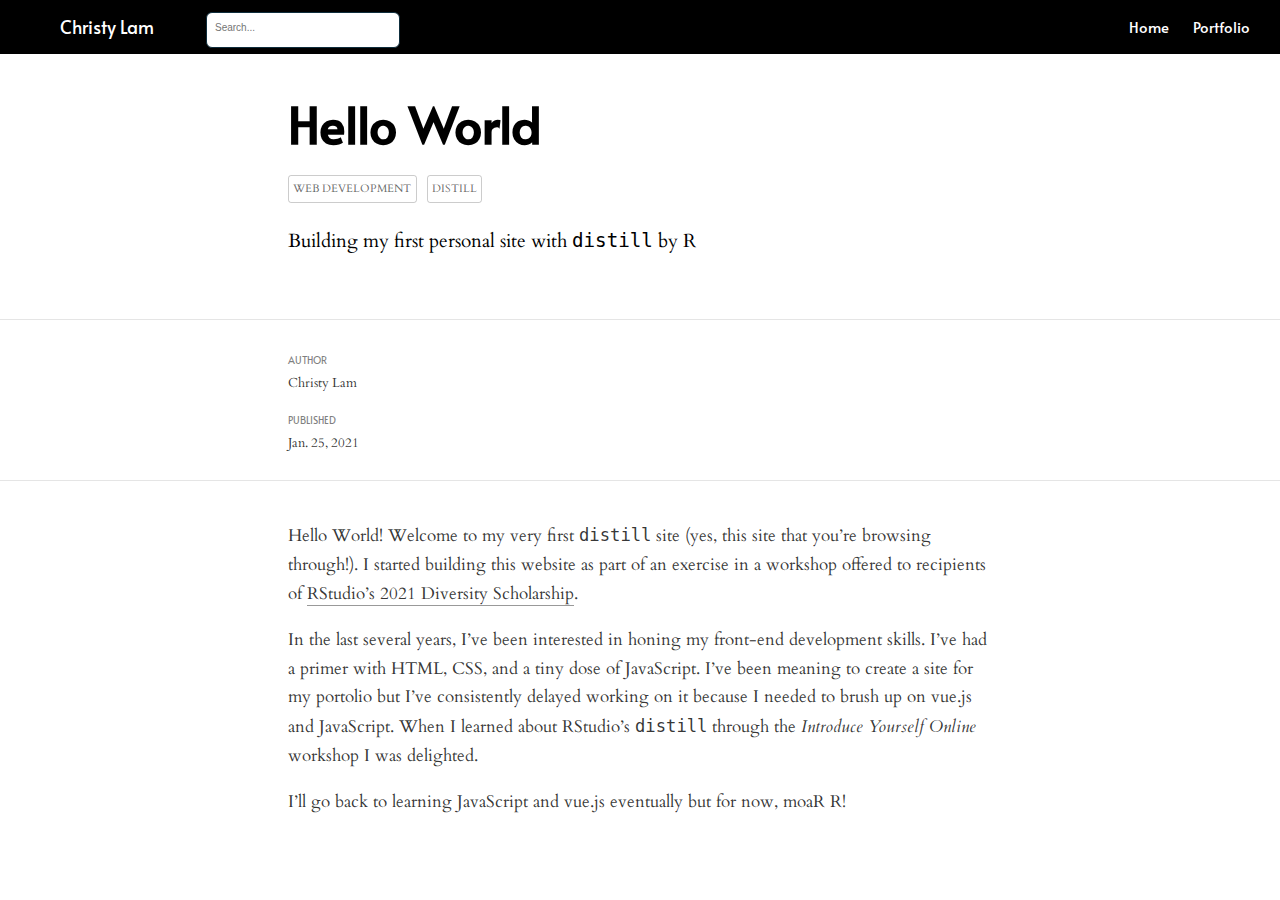
<file: docs/posts/2021-01-25-welcome/index.html>
<!DOCTYPE html>

<html xmlns="http://www.w3.org/1999/xhtml" lang="" xml:lang="">

<head>
  <meta charset="utf-8"/>
  <meta name="viewport" content="width=device-width, initial-scale=1"/>
  <meta http-equiv="X-UA-Compatible" content="IE=Edge,chrome=1"/>
  <meta name="generator" content="distill" />

  <style type="text/css">
  /* Hide doc at startup (prevent jankiness while JS renders/transforms) */
  body {
    visibility: hidden;
  }
  </style>

 <!--radix_placeholder_import_source-->
 <!--/radix_placeholder_import_source-->

<style type="text/css">code{white-space: pre;}</style>
<style type="text/css" data-origin="pandoc">
pre > code.sourceCode { white-space: pre; position: relative; }
pre > code.sourceCode > span { display: inline-block; line-height: 1.25; }
pre > code.sourceCode > span:empty { height: 1.2em; }
code.sourceCode > span { color: inherit; text-decoration: inherit; }
div.sourceCode { margin: 1em 0; }
pre.sourceCode { margin: 0; }
@media screen {
div.sourceCode { overflow: auto; }
}
@media print {
pre > code.sourceCode { white-space: pre-wrap; }
pre > code.sourceCode > span { text-indent: -5em; padding-left: 5em; }
}
pre.numberSource code
  { counter-reset: source-line 0; }
pre.numberSource code > span
  { position: relative; left: -4em; counter-increment: source-line; }
pre.numberSource code > span > a:first-child::before
  { content: counter(source-line);
    position: relative; left: -1em; text-align: right; vertical-align: baseline;
    border: none; display: inline-block;
    -webkit-touch-callout: none; -webkit-user-select: none;
    -khtml-user-select: none; -moz-user-select: none;
    -ms-user-select: none; user-select: none;
    padding: 0 4px; width: 4em;
    color: #aaaaaa;
  }
pre.numberSource { margin-left: 3em; border-left: 1px solid #aaaaaa;  padding-left: 4px; }
div.sourceCode
  {   }
@media screen {
pre > code.sourceCode > span > a:first-child::before { text-decoration: underline; }
}
code span.al { color: #ad0000; } /* Alert */
code span.an { color: #5e5e5e; } /* Annotation */
code span.at { color: #20794d; } /* Attribute */
code span.bn { color: #ad0000; } /* BaseN */
code span.bu { } /* BuiltIn */
code span.cf { color: #007ba5; } /* ControlFlow */
code span.ch { color: #20794d; } /* Char */
code span.cn { color: #8f5902; } /* Constant */
code span.co { color: #5e5e5e; } /* Comment */
code span.cv { color: #5e5e5e; font-style: italic; } /* CommentVar */
code span.do { color: #5e5e5e; font-style: italic; } /* Documentation */
code span.dt { color: #ad0000; } /* DataType */
code span.dv { color: #ad0000; } /* DecVal */
code span.er { color: #ad0000; } /* Error */
code span.ex { } /* Extension */
code span.fl { color: #ad0000; } /* Float */
code span.fu { color: #4758ab; } /* Function */
code span.im { } /* Import */
code span.in { color: #5e5e5e; } /* Information */
code span.kw { color: #007ba5; } /* Keyword */
code span.op { color: #5e5e5e; } /* Operator */
code span.ot { color: #007ba5; } /* Other */
code span.pp { color: #ad0000; } /* Preprocessor */
code span.sc { color: #20794d; } /* SpecialChar */
code span.ss { color: #20794d; } /* SpecialString */
code span.st { color: #20794d; } /* String */
code span.va { color: #111111; } /* Variable */
code span.vs { color: #20794d; } /* VerbatimString */
code span.wa { color: #5e5e5e; font-style: italic; } /* Warning */
</style>

  <!--radix_placeholder_meta_tags-->
<title>Christy Lam: Hello World</title>

<meta property="description" itemprop="description" content="Building my first personal site with `distill` by R"/>


<!--  https://schema.org/Article -->
<meta property="article:published" itemprop="datePublished" content="2021-01-25"/>
<meta property="article:created" itemprop="dateCreated" content="2021-01-25"/>
<meta name="article:author" content="Christy Lam"/>

<!--  https://developers.facebook.com/docs/sharing/webmasters#markup -->
<meta property="og:title" content="Christy Lam: Hello World"/>
<meta property="og:type" content="article"/>
<meta property="og:description" content="Building my first personal site with `distill` by R"/>
<meta property="og:locale" content="en_US"/>
<meta property="og:site_name" content="Christy Lam"/>

<!--  https://dev.twitter.com/cards/types/summary -->
<meta property="twitter:card" content="summary"/>
<meta property="twitter:title" content="Christy Lam: Hello World"/>
<meta property="twitter:description" content="Building my first personal site with `distill` by R"/>

<!--/radix_placeholder_meta_tags-->
  <!--radix_placeholder_rmarkdown_metadata-->

<script type="text/json" id="radix-rmarkdown-metadata">
{"type":"list","attributes":{"names":{"type":"character","attributes":{},"value":["title","description","author","date","preview","output","categories"]}},"value":[{"type":"character","attributes":{},"value":["Hello World"]},{"type":"character","attributes":{},"value":["Building my first personal site with `distill` by R"]},{"type":"list","attributes":{},"value":[{"type":"list","attributes":{"names":{"type":"character","attributes":{},"value":["name"]}},"value":[{"type":"character","attributes":{},"value":["Christy Lam"]}]}]},{"type":"character","attributes":{},"value":["01-25-2021"]},{"type":"character","attributes":{},"value":["logo.png"]},{"type":"list","attributes":{"names":{"type":"character","attributes":{},"value":["distill::distill_article"]}},"value":[{"type":"list","attributes":{"names":{"type":"character","attributes":{},"value":["self_contained"]}},"value":[{"type":"logical","attributes":{},"value":[false]}]}]},{"type":"character","attributes":{},"value":["web development","distill"]}]}
</script>
<!--/radix_placeholder_rmarkdown_metadata-->
  
  <script type="text/json" id="radix-resource-manifest">
  {"type":"character","attributes":{},"value":["logo.png","welcome_files/anchor-4.2.2/anchor.min.js","welcome_files/bowser-1.9.3/bowser.min.js","welcome_files/distill-2.2.21/template.v2.js","welcome_files/header-attrs-2.6.6/header-attrs.js","welcome_files/jquery-1.11.3/jquery.min.js","welcome_files/popper-2.6.0/popper.min.js","welcome_files/tippy-6.2.7/tippy-bundle.umd.min.js","welcome_files/tippy-6.2.7/tippy-light-border.css","welcome_files/tippy-6.2.7/tippy.css","welcome_files/tippy-6.2.7/tippy.umd.min.js","welcome_files/webcomponents-2.0.0/webcomponents.js"]}
  </script>
  <!--radix_placeholder_navigation_in_header-->
<meta name="distill:offset" content="../.."/>

<script type="application/javascript">

  window.headroom_prevent_pin = false;

  window.document.addEventListener("DOMContentLoaded", function (event) {

    // initialize headroom for banner
    var header = $('header').get(0);
    var headerHeight = header.offsetHeight;
    var headroom = new Headroom(header, {
      tolerance: 5,
      onPin : function() {
        if (window.headroom_prevent_pin) {
          window.headroom_prevent_pin = false;
          headroom.unpin();
        }
      }
    });
    headroom.init();
    if(window.location.hash)
      headroom.unpin();
    $(header).addClass('headroom--transition');

    // offset scroll location for banner on hash change
    // (see: https://github.com/WickyNilliams/headroom.js/issues/38)
    window.addEventListener("hashchange", function(event) {
      window.scrollTo(0, window.pageYOffset - (headerHeight + 25));
    });

    // responsive menu
    $('.distill-site-header').each(function(i, val) {
      var topnav = $(this);
      var toggle = topnav.find('.nav-toggle');
      toggle.on('click', function() {
        topnav.toggleClass('responsive');
      });
    });

    // nav dropdowns
    $('.nav-dropbtn').click(function(e) {
      $(this).next('.nav-dropdown-content').toggleClass('nav-dropdown-active');
      $(this).parent().siblings('.nav-dropdown')
         .children('.nav-dropdown-content').removeClass('nav-dropdown-active');
    });
    $("body").click(function(e){
      $('.nav-dropdown-content').removeClass('nav-dropdown-active');
    });
    $(".nav-dropdown").click(function(e){
      e.stopPropagation();
    });
  });
</script>

<style type="text/css">

/* Theme (user-documented overrideables for nav appearance) */

.distill-site-nav {
  color: rgba(255, 255, 255, 0.8);
  background-color: #0F2E3D;
  font-size: 15px;
  font-weight: 300;
}

.distill-site-nav a {
  color: inherit;
  text-decoration: none;
}

.distill-site-nav a:hover {
  color: white;
}

@media print {
  .distill-site-nav {
    display: none;
  }
}

.distill-site-header {

}

.distill-site-footer {

}


/* Site Header */

.distill-site-header {
  width: 100%;
  box-sizing: border-box;
  z-index: 3;
}

.distill-site-header .nav-left {
  display: inline-block;
  margin-left: 8px;
}

@media screen and (max-width: 768px) {
  .distill-site-header .nav-left {
    margin-left: 0;
  }
}


.distill-site-header .nav-right {
  float: right;
  margin-right: 8px;
}

.distill-site-header a,
.distill-site-header .title {
  display: inline-block;
  text-align: center;
  padding: 14px 10px 14px 10px;
}

.distill-site-header .title {
  font-size: 18px;
  min-width: 150px;
}

.distill-site-header .logo {
  padding: 0;
}

.distill-site-header .logo img {
  display: none;
  max-height: 20px;
  width: auto;
  margin-bottom: -4px;
}

.distill-site-header .nav-image img {
  max-height: 18px;
  width: auto;
  display: inline-block;
  margin-bottom: -3px;
}



@media screen and (min-width: 1000px) {
  .distill-site-header .logo img {
    display: inline-block;
  }
  .distill-site-header .nav-left {
    margin-left: 20px;
  }
  .distill-site-header .nav-right {
    margin-right: 20px;
  }
  .distill-site-header .title {
    padding-left: 12px;
  }
}


.distill-site-header .nav-toggle {
  display: none;
}

.nav-dropdown {
  display: inline-block;
  position: relative;
}

.nav-dropdown .nav-dropbtn {
  border: none;
  outline: none;
  color: rgba(255, 255, 255, 0.8);
  padding: 16px 10px;
  background-color: transparent;
  font-family: inherit;
  font-size: inherit;
  font-weight: inherit;
  margin: 0;
  margin-top: 1px;
  z-index: 2;
}

.nav-dropdown-content {
  display: none;
  position: absolute;
  background-color: white;
  min-width: 200px;
  border: 1px solid rgba(0,0,0,0.15);
  border-radius: 4px;
  box-shadow: 0px 8px 16px 0px rgba(0,0,0,0.1);
  z-index: 1;
  margin-top: 2px;
  white-space: nowrap;
  padding-top: 4px;
  padding-bottom: 4px;
}

.nav-dropdown-content hr {
  margin-top: 4px;
  margin-bottom: 4px;
  border: none;
  border-bottom: 1px solid rgba(0, 0, 0, 0.1);
}

.nav-dropdown-active {
  display: block;
}

.nav-dropdown-content a, .nav-dropdown-content .nav-dropdown-header {
  color: black;
  padding: 6px 24px;
  text-decoration: none;
  display: block;
  text-align: left;
}

.nav-dropdown-content .nav-dropdown-header {
  display: block;
  padding: 5px 24px;
  padding-bottom: 0;
  text-transform: uppercase;
  font-size: 14px;
  color: #999999;
  white-space: nowrap;
}

.nav-dropdown:hover .nav-dropbtn {
  color: white;
}

.nav-dropdown-content a:hover {
  background-color: #ddd;
  color: black;
}

.nav-right .nav-dropdown-content {
  margin-left: -45%;
  right: 0;
}

@media screen and (max-width: 768px) {
  .distill-site-header a, .distill-site-header .nav-dropdown  {display: none;}
  .distill-site-header a.nav-toggle {
    float: right;
    display: block;
  }
  .distill-site-header .title {
    margin-left: 0;
  }
  .distill-site-header .nav-right {
    margin-right: 0;
  }
  .distill-site-header {
    overflow: hidden;
  }
  .nav-right .nav-dropdown-content {
    margin-left: 0;
  }
}


@media screen and (max-width: 768px) {
  .distill-site-header.responsive {position: relative; min-height: 500px; }
  .distill-site-header.responsive a.nav-toggle {
    position: absolute;
    right: 0;
    top: 0;
  }
  .distill-site-header.responsive a,
  .distill-site-header.responsive .nav-dropdown {
    display: block;
    text-align: left;
  }
  .distill-site-header.responsive .nav-left,
  .distill-site-header.responsive .nav-right {
    width: 100%;
  }
  .distill-site-header.responsive .nav-dropdown {float: none;}
  .distill-site-header.responsive .nav-dropdown-content {position: relative;}
  .distill-site-header.responsive .nav-dropdown .nav-dropbtn {
    display: block;
    width: 100%;
    text-align: left;
  }
}

/* Site Footer */

.distill-site-footer {
  width: 100%;
  overflow: hidden;
  box-sizing: border-box;
  z-index: 3;
  margin-top: 30px;
  padding-top: 30px;
  padding-bottom: 30px;
  text-align: center;
}

/* Headroom */

d-title {
  padding-top: 6rem;
}

@media print {
  d-title {
    padding-top: 4rem;
  }
}

.headroom {
  z-index: 1000;
  position: fixed;
  top: 0;
  left: 0;
  right: 0;
}

.headroom--transition {
  transition: all .4s ease-in-out;
}

.headroom--unpinned {
  top: -100px;
}

.headroom--pinned {
  top: 0;
}

/* adjust viewport for navbar height */
/* helps vertically center bootstrap (non-distill) content */
.min-vh-100 {
  min-height: calc(100vh - 100px) !important;
}

</style>

<script src="../../site_libs/jquery-3.6.0/jquery-3.6.0.min.js"></script>
<link href="../../site_libs/font-awesome-6.4.2/css/all.min.css" rel="stylesheet"/>
<link href="../../site_libs/font-awesome-6.4.2/css/v4-shims.min.css" rel="stylesheet"/>
<script src="../../site_libs/headroom-0.9.4/headroom.min.js"></script>
<script src="../../site_libs/autocomplete-0.37.1/autocomplete.min.js"></script>
<script src="../../site_libs/fuse-6.4.1/fuse.min.js"></script>

<script type="application/javascript">

function getMeta(metaName) {
  var metas = document.getElementsByTagName('meta');
  for (let i = 0; i < metas.length; i++) {
    if (metas[i].getAttribute('name') === metaName) {
      return metas[i].getAttribute('content');
    }
  }
  return '';
}

function offsetURL(url) {
  var offset = getMeta('distill:offset');
  return offset ? offset + '/' + url : url;
}

function createFuseIndex() {

  // create fuse index
  var options = {
    keys: [
      { name: 'title', weight: 20 },
      { name: 'categories', weight: 15 },
      { name: 'description', weight: 10 },
      { name: 'contents', weight: 5 },
    ],
    ignoreLocation: true,
    threshold: 0
  };
  var fuse = new window.Fuse([], options);

  // fetch the main search.json
  return fetch(offsetURL('search.json'))
    .then(function(response) {
      if (response.status == 200) {
        return response.json().then(function(json) {
          // index main articles
          json.articles.forEach(function(article) {
            fuse.add(article);
          });
          // download collections and index their articles
          return Promise.all(json.collections.map(function(collection) {
            return fetch(offsetURL(collection)).then(function(response) {
              if (response.status === 200) {
                return response.json().then(function(articles) {
                  articles.forEach(function(article) {
                    fuse.add(article);
                  });
                })
              } else {
                return Promise.reject(
                  new Error('Unexpected status from search index request: ' +
                            response.status)
                );
              }
            });
          })).then(function() {
            return fuse;
          });
        });

      } else {
        return Promise.reject(
          new Error('Unexpected status from search index request: ' +
                      response.status)
        );
      }
    });
}

window.document.addEventListener("DOMContentLoaded", function (event) {

  // get search element (bail if we don't have one)
  var searchEl = window.document.getElementById('distill-search');
  if (!searchEl)
    return;

  createFuseIndex()
    .then(function(fuse) {

      // make search box visible
      searchEl.classList.remove('hidden');

      // initialize autocomplete
      var options = {
        autoselect: true,
        hint: false,
        minLength: 2,
      };
      window.autocomplete(searchEl, options, [{
        source: function(query, callback) {
          const searchOptions = {
            isCaseSensitive: false,
            shouldSort: true,
            minMatchCharLength: 2,
            limit: 10,
          };
          var results = fuse.search(query, searchOptions);
          callback(results
            .map(function(result) { return result.item; })
          );
        },
        templates: {
          suggestion: function(suggestion) {
            var img = suggestion.preview && Object.keys(suggestion.preview).length > 0
              ? `<img src="${offsetURL(suggestion.preview)}"</img>`
              : '';
            var html = `
              <div class="search-item">
                <h3>${suggestion.title}</h3>
                <div class="search-item-description">
                  ${suggestion.description || ''}
                </div>
                <div class="search-item-preview">
                  ${img}
                </div>
              </div>
            `;
            return html;
          }
        }
      }]).on('autocomplete:selected', function(event, suggestion) {
        window.location.href = offsetURL(suggestion.path);
      });
      // remove inline display style on autocompleter (we want to
      // manage responsive display via css)
      $('.algolia-autocomplete').css("display", "");
    })
    .catch(function(error) {
      console.log(error);
    });

});

</script>

<style type="text/css">

.nav-search {
  font-size: x-small;
}

/* Algolioa Autocomplete */

.algolia-autocomplete {
  display: inline-block;
  margin-left: 10px;
  vertical-align: sub;
  background-color: white;
  color: black;
  padding: 6px;
  padding-top: 8px;
  padding-bottom: 0;
  border-radius: 6px;
  border: 1px #0F2E3D solid;
  width: 180px;
}


@media screen and (max-width: 768px) {
  .distill-site-nav .algolia-autocomplete {
    display: none;
    visibility: hidden;
  }
  .distill-site-nav.responsive .algolia-autocomplete {
    display: inline-block;
    visibility: visible;
  }
  .distill-site-nav.responsive .algolia-autocomplete .aa-dropdown-menu {
    margin-left: 0;
    width: 400px;
    max-height: 400px;
  }
}

.algolia-autocomplete .aa-input, .algolia-autocomplete .aa-hint {
  width: 90%;
  outline: none;
  border: none;
}

.algolia-autocomplete .aa-hint {
  color: #999;
}
.algolia-autocomplete .aa-dropdown-menu {
  width: 550px;
  max-height: 70vh;
  overflow-x: visible;
  overflow-y: scroll;
  padding: 5px;
  margin-top: 3px;
  margin-left: -150px;
  background-color: #fff;
  border-radius: 5px;
  border: 1px solid #999;
  border-top: none;
}

.algolia-autocomplete .aa-dropdown-menu .aa-suggestion {
  cursor: pointer;
  padding: 5px 4px;
  border-bottom: 1px solid #eee;
}

.algolia-autocomplete .aa-dropdown-menu .aa-suggestion:last-of-type {
  border-bottom: none;
  margin-bottom: 2px;
}

.algolia-autocomplete .aa-dropdown-menu .aa-suggestion .search-item {
  overflow: hidden;
  font-size: 0.8em;
  line-height: 1.4em;
}

.algolia-autocomplete .aa-dropdown-menu .aa-suggestion .search-item h3 {
  font-size: 1rem;
  margin-block-start: 0;
  margin-block-end: 5px;
}

.algolia-autocomplete .aa-dropdown-menu .aa-suggestion .search-item-description {
  display: inline-block;
  overflow: hidden;
  height: 2.8em;
  width: 80%;
  margin-right: 4%;
}

.algolia-autocomplete .aa-dropdown-menu .aa-suggestion .search-item-preview {
  display: inline-block;
  width: 15%;
}

.algolia-autocomplete .aa-dropdown-menu .aa-suggestion .search-item-preview img {
  height: 3em;
  width: auto;
  display: none;
}

.algolia-autocomplete .aa-dropdown-menu .aa-suggestion .search-item-preview img[src] {
  display: initial;
}

.algolia-autocomplete .aa-dropdown-menu .aa-suggestion.aa-cursor {
  background-color: #eee;
}
.algolia-autocomplete .aa-dropdown-menu .aa-suggestion em {
  font-weight: bold;
  font-style: normal;
}

</style>


<!--/radix_placeholder_navigation_in_header-->
  <!--radix_placeholder_distill-->

<style type="text/css">

body {
  background-color: white;
}

.pandoc-table {
  width: 100%;
}

.pandoc-table>caption {
  margin-bottom: 10px;
}

.pandoc-table th:not([align]) {
  text-align: left;
}

.pagedtable-footer {
  font-size: 15px;
}

d-byline .byline {
  grid-template-columns: 2fr 2fr;
}

d-byline .byline h3 {
  margin-block-start: 1.5em;
}

d-byline .byline .authors-affiliations h3 {
  margin-block-start: 0.5em;
}

.authors-affiliations .orcid-id {
  width: 16px;
  height:16px;
  margin-left: 4px;
  margin-right: 4px;
  vertical-align: middle;
  padding-bottom: 2px;
}

d-title .dt-tags {
  margin-top: 1em;
  grid-column: text;
}

.dt-tags .dt-tag {
  text-decoration: none;
  display: inline-block;
  color: rgba(0,0,0,0.6);
  padding: 0em 0.4em;
  margin-right: 0.5em;
  margin-bottom: 0.4em;
  font-size: 70%;
  border: 1px solid rgba(0,0,0,0.2);
  border-radius: 3px;
  text-transform: uppercase;
  font-weight: 500;
}

d-article table.gt_table td,
d-article table.gt_table th {
  border-bottom: none;
  font-size: 100%;
}

.html-widget {
  margin-bottom: 2.0em;
}

.l-screen-inset {
  padding-right: 16px;
}

.l-screen .caption {
  margin-left: 10px;
}

.shaded {
  background: rgb(247, 247, 247);
  padding-top: 20px;
  padding-bottom: 20px;
  border-top: 1px solid rgba(0, 0, 0, 0.1);
  border-bottom: 1px solid rgba(0, 0, 0, 0.1);
}

.shaded .html-widget {
  margin-bottom: 0;
  border: 1px solid rgba(0, 0, 0, 0.1);
}

.shaded .shaded-content {
  background: white;
}

.text-output {
  margin-top: 0;
  line-height: 1.5em;
}

.hidden {
  display: none !important;
}

hr.section-separator {
  border: none;
  border-top: 1px solid rgba(0, 0, 0, 0.1);
  margin: 0px;
}


d-byline {
  border-top: none;
}

d-article {
  padding-top: 2.5rem;
  padding-bottom: 30px;
  border-top: none;
}

d-appendix {
  padding-top: 30px;
}

d-article>p>img {
  width: 100%;
}

d-article h2 {
  margin: 1rem 0 1.5rem 0;
}

d-article h3 {
  margin-top: 1.5rem;
}

d-article iframe {
  border: 1px solid rgba(0, 0, 0, 0.1);
  margin-bottom: 2.0em;
  width: 100%;
}

/* Tweak code blocks */

d-article div.sourceCode code,
d-article pre code {
  font-family: Consolas, Monaco, 'Andale Mono', 'Ubuntu Mono', monospace;
}

d-article pre,
d-article div.sourceCode,
d-article div.sourceCode pre {
  overflow: auto;
}

d-article div.sourceCode {
  background-color: white;
}

d-article div.sourceCode pre {
  padding-left: 10px;
  font-size: 12px;
  border-left: 2px solid rgba(0,0,0,0.1);
}

d-article pre {
  font-size: 12px;
  color: black;
  background: none;
  margin-top: 0;
  text-align: left;
  white-space: pre;
  word-spacing: normal;
  word-break: normal;
  word-wrap: normal;
  line-height: 1.5;

  -moz-tab-size: 4;
  -o-tab-size: 4;
  tab-size: 4;

  -webkit-hyphens: none;
  -moz-hyphens: none;
  -ms-hyphens: none;
  hyphens: none;
}

d-article pre a {
  border-bottom: none;
}

d-article pre a:hover {
  border-bottom: none;
  text-decoration: underline;
}

d-article details {
  grid-column: text;
  margin-bottom: 0.8em;
}

@media(min-width: 768px) {

d-article pre,
d-article div.sourceCode,
d-article div.sourceCode pre {
  overflow: visible !important;
}

d-article div.sourceCode pre {
  padding-left: 18px;
  font-size: 14px;
}

/* tweak for Pandoc numbered line within distill */
d-article pre.numberSource code > span {
    left: -2em;
}

d-article pre {
  font-size: 14px;
}

}

figure img.external {
  background: white;
  border: 1px solid rgba(0, 0, 0, 0.1);
  box-shadow: 0 1px 8px rgba(0, 0, 0, 0.1);
  padding: 18px;
  box-sizing: border-box;
}

/* CSS for d-contents */

.d-contents {
  grid-column: text;
  color: rgba(0,0,0,0.8);
  font-size: 0.9em;
  padding-bottom: 1em;
  margin-bottom: 1em;
  padding-bottom: 0.5em;
  margin-bottom: 1em;
  padding-left: 0.25em;
  justify-self: start;
}

@media(min-width: 1000px) {
  .d-contents.d-contents-float {
    height: 0;
    grid-column-start: 1;
    grid-column-end: 4;
    justify-self: center;
    padding-right: 3em;
    padding-left: 2em;
  }
}

.d-contents nav h3 {
  font-size: 18px;
  margin-top: 0;
  margin-bottom: 1em;
}

.d-contents li {
  list-style-type: none
}

.d-contents nav > ul {
  padding-left: 0;
}

.d-contents ul {
  padding-left: 1em
}

.d-contents nav ul li {
  margin-top: 0.6em;
  margin-bottom: 0.2em;
}

.d-contents nav a {
  font-size: 13px;
  border-bottom: none;
  text-decoration: none
  color: rgba(0, 0, 0, 0.8);
}

.d-contents nav a:hover {
  text-decoration: underline solid rgba(0, 0, 0, 0.6)
}

.d-contents nav > ul > li > a {
  font-weight: 600;
}

.d-contents nav > ul > li > ul {
  font-weight: inherit;
}

.d-contents nav > ul > li > ul > li {
  margin-top: 0.2em;
}


.d-contents nav ul {
  margin-top: 0;
  margin-bottom: 0.25em;
}

.d-article-with-toc h2:nth-child(2) {
  margin-top: 0;
}


/* Figure */

.figure {
  position: relative;
  margin-bottom: 2.5em;
  margin-top: 1.5em;
}

.figure .caption {
  color: rgba(0, 0, 0, 0.6);
  font-size: 12px;
  line-height: 1.5em;
}

.figure img.external {
  background: white;
  border: 1px solid rgba(0, 0, 0, 0.1);
  box-shadow: 0 1px 8px rgba(0, 0, 0, 0.1);
  padding: 18px;
  box-sizing: border-box;
}

.figure .caption a {
  color: rgba(0, 0, 0, 0.6);
}

.figure .caption b,
.figure .caption strong, {
  font-weight: 600;
  color: rgba(0, 0, 0, 1.0);
}

/* Citations */

d-article .citation {
  color: inherit;
  cursor: inherit;
}

div.hanging-indent{
  margin-left: 1em; text-indent: -1em;
}

/* Citation hover box */

.tippy-box[data-theme~=light-border] {
  background-color: rgba(250, 250, 250, 0.95);
}

.tippy-content > p {
  margin-bottom: 0;
  padding: 2px;
}


/* Tweak 1000px media break to show more text */

@media(min-width: 1000px) {
  .base-grid,
  distill-header,
  d-title,
  d-abstract,
  d-article,
  d-appendix,
  distill-appendix,
  d-byline,
  d-footnote-list,
  d-citation-list,
  distill-footer {
    grid-template-columns: [screen-start] 1fr [page-start kicker-start] 80px [middle-start] 50px [text-start kicker-end] 65px 65px 65px 65px 65px 65px 65px 65px [text-end gutter-start] 65px [middle-end] 65px [page-end gutter-end] 1fr [screen-end];
    grid-column-gap: 16px;
  }

  .grid {
    grid-column-gap: 16px;
  }

  d-article {
    font-size: 1.06rem;
    line-height: 1.7em;
  }
  figure .caption, .figure .caption, figure figcaption {
    font-size: 13px;
  }
}

@media(min-width: 1180px) {
  .base-grid,
  distill-header,
  d-title,
  d-abstract,
  d-article,
  d-appendix,
  distill-appendix,
  d-byline,
  d-footnote-list,
  d-citation-list,
  distill-footer {
    grid-template-columns: [screen-start] 1fr [page-start kicker-start] 60px [middle-start] 60px [text-start kicker-end] 60px 60px 60px 60px 60px 60px 60px 60px [text-end gutter-start] 60px [middle-end] 60px [page-end gutter-end] 1fr [screen-end];
    grid-column-gap: 32px;
  }

  .grid {
    grid-column-gap: 32px;
  }
}


/* Get the citation styles for the appendix (not auto-injected on render since
   we do our own rendering of the citation appendix) */

d-appendix .citation-appendix,
.d-appendix .citation-appendix {
  font-size: 11px;
  line-height: 15px;
  border-left: 1px solid rgba(0, 0, 0, 0.1);
  padding-left: 18px;
  border: 1px solid rgba(0,0,0,0.1);
  background: rgba(0, 0, 0, 0.02);
  padding: 10px 18px;
  border-radius: 3px;
  color: rgba(150, 150, 150, 1);
  overflow: hidden;
  margin-top: -12px;
  white-space: pre-wrap;
  word-wrap: break-word;
}

/* Include appendix styles here so they can be overridden */

d-appendix {
  contain: layout style;
  font-size: 0.8em;
  line-height: 1.7em;
  margin-top: 60px;
  margin-bottom: 0;
  border-top: 1px solid rgba(0, 0, 0, 0.1);
  color: rgba(0,0,0,0.5);
  padding-top: 60px;
  padding-bottom: 48px;
}

d-appendix h3 {
  grid-column: page-start / text-start;
  font-size: 15px;
  font-weight: 500;
  margin-top: 1em;
  margin-bottom: 0;
  color: rgba(0,0,0,0.65);
}

d-appendix h3 + * {
  margin-top: 1em;
}

d-appendix ol {
  padding: 0 0 0 15px;
}

@media (min-width: 768px) {
  d-appendix ol {
    padding: 0 0 0 30px;
    margin-left: -30px;
  }
}

d-appendix li {
  margin-bottom: 1em;
}

d-appendix a {
  color: rgba(0, 0, 0, 0.6);
}

d-appendix > * {
  grid-column: text;
}

d-appendix > d-footnote-list,
d-appendix > d-citation-list,
d-appendix > distill-appendix {
  grid-column: screen;
}

/* Include footnote styles here so they can be overridden */

d-footnote-list {
  contain: layout style;
}

d-footnote-list > * {
  grid-column: text;
}

d-footnote-list a.footnote-backlink {
  color: rgba(0,0,0,0.3);
  padding-left: 0.5em;
}



/* Anchor.js */

.anchorjs-link {
  /*transition: all .25s linear; */
  text-decoration: none;
  border-bottom: none;
}
*:hover > .anchorjs-link {
  margin-left: -1.125em !important;
  text-decoration: none;
  border-bottom: none;
}

/* Social footer */

.social_footer {
  margin-top: 30px;
  margin-bottom: 0;
  color: rgba(0,0,0,0.67);
}

.disqus-comments {
  margin-right: 30px;
}

.disqus-comment-count {
  border-bottom: 1px solid rgba(0, 0, 0, 0.4);
  cursor: pointer;
}

#disqus_thread {
  margin-top: 30px;
}

.article-sharing a {
  border-bottom: none;
  margin-right: 8px;
}

.article-sharing a:hover {
  border-bottom: none;
}

.sidebar-section.subscribe {
  font-size: 12px;
  line-height: 1.6em;
}

.subscribe p {
  margin-bottom: 0.5em;
}


.article-footer .subscribe {
  font-size: 15px;
  margin-top: 45px;
}


.sidebar-section.custom {
  font-size: 12px;
  line-height: 1.6em;
}

.custom p {
  margin-bottom: 0.5em;
}

/* Styles for listing layout (hide title) */
.layout-listing d-title, .layout-listing .d-title {
  display: none;
}

/* Styles for posts lists (not auto-injected) */


.posts-with-sidebar {
  padding-left: 45px;
  padding-right: 45px;
}

.posts-list .description h2,
.posts-list .description p {
  font-family: -apple-system, BlinkMacSystemFont, "Segoe UI", Roboto, Oxygen, Ubuntu, Cantarell, "Fira Sans", "Droid Sans", "Helvetica Neue", Arial, sans-serif;
}

.posts-list .description h2 {
  font-weight: 700;
  border-bottom: none;
  padding-bottom: 0;
}

.posts-list h2.post-tag {
  border-bottom: 1px solid rgba(0, 0, 0, 0.2);
  padding-bottom: 12px;
}
.posts-list {
  margin-top: 60px;
  margin-bottom: 24px;
}

.posts-list .post-preview {
  text-decoration: none;
  overflow: hidden;
  display: block;
  border-bottom: 1px solid rgba(0, 0, 0, 0.1);
  padding: 24px 0;
}

.post-preview-last {
  border-bottom: none !important;
}

.posts-list .posts-list-caption {
  grid-column: screen;
  font-weight: 400;
}

.posts-list .post-preview h2 {
  margin: 0 0 6px 0;
  line-height: 1.2em;
  font-style: normal;
  font-size: 24px;
}

.posts-list .post-preview p {
  margin: 0 0 12px 0;
  line-height: 1.4em;
  font-size: 16px;
}

.posts-list .post-preview .thumbnail {
  box-sizing: border-box;
  margin-bottom: 24px;
  position: relative;
  max-width: 500px;
}
.posts-list .post-preview img {
  width: 100%;
  display: block;
}

.posts-list .metadata {
  font-size: 12px;
  line-height: 1.4em;
  margin-bottom: 18px;
}

.posts-list .metadata > * {
  display: inline-block;
}

.posts-list .metadata .publishedDate {
  margin-right: 2em;
}

.posts-list .metadata .dt-authors {
  display: block;
  margin-top: 0.3em;
  margin-right: 2em;
}

.posts-list .dt-tags {
  display: block;
  line-height: 1em;
}

.posts-list .dt-tags .dt-tag {
  display: inline-block;
  color: rgba(0,0,0,0.6);
  padding: 0.3em 0.4em;
  margin-right: 0.2em;
  margin-bottom: 0.4em;
  font-size: 60%;
  border: 1px solid rgba(0,0,0,0.2);
  border-radius: 3px;
  text-transform: uppercase;
  font-weight: 500;
}

.posts-list img {
  opacity: 1;
}

.posts-list img[data-src] {
  opacity: 0;
}

.posts-more {
  clear: both;
}


.posts-sidebar {
  font-size: 16px;
}

.posts-sidebar h3 {
  font-size: 16px;
  margin-top: 0;
  margin-bottom: 0.5em;
  font-weight: 400;
  text-transform: uppercase;
}

.sidebar-section {
  margin-bottom: 30px;
}

.categories ul {
  list-style-type: none;
  margin: 0;
  padding: 0;
}

.categories li {
  color: rgba(0, 0, 0, 0.8);
  margin-bottom: 0;
}

.categories li>a {
  border-bottom: none;
}

.categories li>a:hover {
  border-bottom: 1px solid rgba(0, 0, 0, 0.4);
}

.categories .active {
  font-weight: 600;
}

.categories .category-count {
  color: rgba(0, 0, 0, 0.4);
}


@media(min-width: 768px) {
  .posts-list .post-preview h2 {
    font-size: 26px;
  }
  .posts-list .post-preview .thumbnail {
    float: right;
    width: 30%;
    margin-bottom: 0;
  }
  .posts-list .post-preview .description {
    float: left;
    width: 45%;
  }
  .posts-list .post-preview .metadata {
    float: left;
    width: 20%;
    margin-top: 8px;
  }
  .posts-list .post-preview p {
    margin: 0 0 12px 0;
    line-height: 1.5em;
    font-size: 16px;
  }
  .posts-with-sidebar .posts-list {
    float: left;
    width: 75%;
  }
  .posts-with-sidebar .posts-sidebar {
    float: right;
    width: 20%;
    margin-top: 60px;
    padding-top: 24px;
    padding-bottom: 24px;
  }
}


/* Improve display for browsers without grid (IE/Edge <= 15) */

.downlevel {
  line-height: 1.6em;
  font-family: -apple-system, BlinkMacSystemFont, "Segoe UI", Roboto, Oxygen, Ubuntu, Cantarell, "Fira Sans", "Droid Sans", "Helvetica Neue", Arial, sans-serif;
  margin: 0;
}

.downlevel .d-title {
  padding-top: 6rem;
  padding-bottom: 1.5rem;
}

.downlevel .d-title h1 {
  font-size: 50px;
  font-weight: 700;
  line-height: 1.1em;
  margin: 0 0 0.5rem;
}

.downlevel .d-title p {
  font-weight: 300;
  font-size: 1.2rem;
  line-height: 1.55em;
  margin-top: 0;
}

.downlevel .d-byline {
  padding-top: 0.8em;
  padding-bottom: 0.8em;
  font-size: 0.8rem;
  line-height: 1.8em;
}

.downlevel .section-separator {
  border: none;
  border-top: 1px solid rgba(0, 0, 0, 0.1);
}

.downlevel .d-article {
  font-size: 1.06rem;
  line-height: 1.7em;
  padding-top: 1rem;
  padding-bottom: 2rem;
}


.downlevel .d-appendix {
  padding-left: 0;
  padding-right: 0;
  max-width: none;
  font-size: 0.8em;
  line-height: 1.7em;
  margin-bottom: 0;
  color: rgba(0,0,0,0.5);
  padding-top: 40px;
  padding-bottom: 48px;
}

.downlevel .footnotes ol {
  padding-left: 13px;
}

.downlevel .base-grid,
.downlevel .distill-header,
.downlevel .d-title,
.downlevel .d-abstract,
.downlevel .d-article,
.downlevel .d-appendix,
.downlevel .distill-appendix,
.downlevel .d-byline,
.downlevel .d-footnote-list,
.downlevel .d-citation-list,
.downlevel .distill-footer,
.downlevel .appendix-bottom,
.downlevel .posts-container {
  padding-left: 40px;
  padding-right: 40px;
}

@media(min-width: 768px) {
  .downlevel .base-grid,
  .downlevel .distill-header,
  .downlevel .d-title,
  .downlevel .d-abstract,
  .downlevel .d-article,
  .downlevel .d-appendix,
  .downlevel .distill-appendix,
  .downlevel .d-byline,
  .downlevel .d-footnote-list,
  .downlevel .d-citation-list,
  .downlevel .distill-footer,
  .downlevel .appendix-bottom,
  .downlevel .posts-container {
  padding-left: 150px;
  padding-right: 150px;
  max-width: 900px;
}
}

.downlevel pre code {
  display: block;
  border-left: 2px solid rgba(0, 0, 0, .1);
  padding: 0 0 0 20px;
  font-size: 14px;
}

.downlevel code, .downlevel pre {
  color: black;
  background: none;
  font-family: Consolas, Monaco, 'Andale Mono', 'Ubuntu Mono', monospace;
  text-align: left;
  white-space: pre;
  word-spacing: normal;
  word-break: normal;
  word-wrap: normal;
  line-height: 1.5;

  -moz-tab-size: 4;
  -o-tab-size: 4;
  tab-size: 4;

  -webkit-hyphens: none;
  -moz-hyphens: none;
  -ms-hyphens: none;
  hyphens: none;
}

.downlevel .posts-list .post-preview {
  color: inherit;
}



</style>

<script type="application/javascript">

function is_downlevel_browser() {
  if (bowser.isUnsupportedBrowser({ msie: "12", msedge: "16"},
                                 window.navigator.userAgent)) {
    return true;
  } else {
    return window.load_distill_framework === undefined;
  }
}

// show body when load is complete
function on_load_complete() {

  // add anchors
  if (window.anchors) {
    window.anchors.options.placement = 'left';
    window.anchors.add('d-article > h2, d-article > h3, d-article > h4, d-article > h5');
  }


  // set body to visible
  document.body.style.visibility = 'visible';

  // force redraw for leaflet widgets
  if (window.HTMLWidgets) {
    var maps = window.HTMLWidgets.findAll(".leaflet");
    $.each(maps, function(i, el) {
      var map = this.getMap();
      map.invalidateSize();
      map.eachLayer(function(layer) {
        if (layer instanceof L.TileLayer)
          layer.redraw();
      });
    });
  }

  // trigger 'shown' so htmlwidgets resize
  $('d-article').trigger('shown');
}

function init_distill() {

  init_common();

  // create front matter
  var front_matter = $('<d-front-matter></d-front-matter>');
  $('#distill-front-matter').wrap(front_matter);

  // create d-title
  $('.d-title').changeElementType('d-title');

  // separator
  var separator = '<hr class="section-separator" style="clear: both"/>';
  // prepend separator above appendix
  $('.d-byline').before(separator);
  $('.d-article').before(separator);

  // create d-byline
  var byline = $('<d-byline></d-byline>');
  $('.d-byline').replaceWith(byline);

  // create d-article
  var article = $('<d-article></d-article>');
  $('.d-article').wrap(article).children().unwrap();

  // move posts container into article
  $('.posts-container').appendTo($('d-article'));

  // create d-appendix
  $('.d-appendix').changeElementType('d-appendix');

  // flag indicating that we have appendix items
  var appendix = $('.appendix-bottom').children('h3').length > 0;

  // replace footnotes with <d-footnote>
  $('.footnote-ref').each(function(i, val) {
    appendix = true;
    var href = $(this).attr('href');
    var id = href.replace('#', '');
    var fn = $('#' + id);
    var fn_p = $('#' + id + '>p');
    fn_p.find('.footnote-back').remove();
    var text = fn_p.html();
    var dtfn = $('<d-footnote></d-footnote>');
    dtfn.html(text);
    $(this).replaceWith(dtfn);
  });
  // remove footnotes
  $('.footnotes').remove();

  // move refs into #references-listing
  $('#references-listing').replaceWith($('#refs'));

  $('h1.appendix, h2.appendix').each(function(i, val) {
    $(this).changeElementType('h3');
  });
  $('h3.appendix').each(function(i, val) {
    var id = $(this).attr('id');
    $('.d-contents a[href="#' + id + '"]').parent().remove();
    appendix = true;
    $(this).nextUntil($('h1, h2, h3')).addBack().appendTo($('d-appendix'));
  });

  // show d-appendix if we have appendix content
  $("d-appendix").css('display', appendix ? 'grid' : 'none');

  // localize layout chunks to just output
  $('.layout-chunk').each(function(i, val) {

    // capture layout
    var layout = $(this).attr('data-layout');

    // apply layout to markdown level block elements
    var elements = $(this).children().not('details, div.sourceCode, pre, script');
    elements.each(function(i, el) {
      var layout_div = $('<div class="' + layout + '"></div>');
      if (layout_div.hasClass('shaded')) {
        var shaded_content = $('<div class="shaded-content"></div>');
        $(this).wrap(shaded_content);
        $(this).parent().wrap(layout_div);
      } else {
        $(this).wrap(layout_div);
      }
    });


    // unwrap the layout-chunk div
    $(this).children().unwrap();
  });

  // remove code block used to force  highlighting css
  $('.distill-force-highlighting-css').parent().remove();

  // remove empty line numbers inserted by pandoc when using a
  // custom syntax highlighting theme, except when numbering line
  // in code chunk
  $('pre:not(.numberLines) code.sourceCode a:empty').remove();

  // load distill framework
  load_distill_framework();

  // wait for window.distillRunlevel == 4 to do post processing
  function distill_post_process() {

    if (!window.distillRunlevel || window.distillRunlevel < 4)
      return;

    // hide author/affiliations entirely if we have no authors
    var front_matter = JSON.parse($("#distill-front-matter").html());
    var have_authors = front_matter.authors && front_matter.authors.length > 0;
    if (!have_authors)
      $('d-byline').addClass('hidden');

    // article with toc class
    $('.d-contents').parent().addClass('d-article-with-toc');

    // strip links that point to #
    $('.authors-affiliations').find('a[href="#"]').removeAttr('href');

    // add orcid ids
    $('.authors-affiliations').find('.author').each(function(i, el) {
      var orcid_id = front_matter.authors[i].orcidID;
      var author_name = front_matter.authors[i].author
      if (orcid_id) {
        var a = $('<a></a>');
        a.attr('href', 'https://orcid.org/' + orcid_id);
        var img = $('<img></img>');
        img.addClass('orcid-id');
        img.attr('alt', author_name ? 'ORCID ID for ' + author_name : 'ORCID ID');
        img.attr('src','[data-uri]');
        a.append(img);
        $(this).append(a);
      }
    });

    // hide elements of author/affiliations grid that have no value
    function hide_byline_column(caption) {
      $('d-byline').find('h3:contains("' + caption + '")').parent().css('visibility', 'hidden');
    }

    // affiliations
    var have_affiliations = false;
    for (var i = 0; i<front_matter.authors.length; ++i) {
      var author = front_matter.authors[i];
      if (author.affiliation !== "&nbsp;") {
        have_affiliations = true;
        break;
      }
    }
    if (!have_affiliations)
      $('d-byline').find('h3:contains("Affiliations")').css('visibility', 'hidden');

    // published date
    if (!front_matter.publishedDate)
      hide_byline_column("Published");

    // document object identifier
    var doi = $('d-byline').find('h3:contains("DOI")');
    var doi_p = doi.next().empty();
    if (!front_matter.doi) {
      // if we have a citation and valid citationText then link to that
      if ($('#citation').length > 0 && front_matter.citationText) {
        doi.html('Citation');
        $('<a href="#citation"></a>')
          .text(front_matter.citationText)
          .appendTo(doi_p);
      } else {
        hide_byline_column("DOI");
      }
    } else {
      $('<a></a>')
         .attr('href', "https://doi.org/" + front_matter.doi)
         .html(front_matter.doi)
         .appendTo(doi_p);
    }

     // change plural form of authors/affiliations
    if (front_matter.authors.length === 1) {
      var grid = $('.authors-affiliations');
      grid.children('h3:contains("Authors")').text('Author');
      grid.children('h3:contains("Affiliations")').text('Affiliation');
    }

    // remove d-appendix and d-footnote-list local styles
    $('d-appendix > style:first-child').remove();
    $('d-footnote-list > style:first-child').remove();

    // move appendix-bottom entries to the bottom
    $('.appendix-bottom').appendTo('d-appendix').children().unwrap();
    $('.appendix-bottom').remove();

    // hoverable references
    $('span.citation[data-cites]').each(function() {
      const citeChild = $(this).children()[0]
      // Do not process if @xyz has been used without escaping and without bibliography activated
      // https://github.com/rstudio/distill/issues/466
      if (citeChild === undefined) return true

      if (citeChild.nodeName == "D-FOOTNOTE") {
        var fn = citeChild
        $(this).html(fn.shadowRoot.querySelector("sup"))
        $(this).id = fn.id
        fn.remove()
      }
      var refs = $(this).attr('data-cites').split(" ");
      var refHtml = refs.map(function(ref) {
        // Could use CSS.escape too here, we insure backward compatibility in navigator
        return "<p>" + $('div[id="ref-' + ref + '"]').html() + "</p>";
      }).join("\n");
      window.tippy(this, {
        allowHTML: true,
        content: refHtml,
        maxWidth: 500,
        interactive: true,
        interactiveBorder: 10,
        theme: 'light-border',
        placement: 'bottom-start'
      });
    });

    // fix footnotes in tables (#411)
    // replacing broken distill.pub feature
    $('table d-footnote').each(function() {
      // we replace internal showAtNode methode which is triggered when hovering a footnote
      this.hoverBox.showAtNode = function(node) {
        // ported from https://github.com/distillpub/template/pull/105/files
        calcOffset = function(elem) {
            let x = elem.offsetLeft;
            let y = elem.offsetTop;
            // Traverse upwards until an `absolute` element is found or `elem`
            // becomes null.
            while (elem = elem.offsetParent && elem.style.position != 'absolute') {
                x += elem.offsetLeft;
                y += elem.offsetTop;
            }

            return { left: x, top: y };
        }
        // https://developer.mozilla.org/en-US/docs/Web/API/HTMLElement/offsetTop
        const bbox = node.getBoundingClientRect();
        const offset = calcOffset(node);
        this.show([offset.left + bbox.width, offset.top + bbox.height]);
      }
    })

    // clear polling timer
    clearInterval(tid);

    // show body now that everything is ready
    on_load_complete();
  }

  var tid = setInterval(distill_post_process, 50);
  distill_post_process();

}

function init_downlevel() {

  init_common();

   // insert hr after d-title
  $('.d-title').after($('<hr class="section-separator"/>'));

  // check if we have authors
  var front_matter = JSON.parse($("#distill-front-matter").html());
  var have_authors = front_matter.authors && front_matter.authors.length > 0;

  // manage byline/border
  if (!have_authors)
    $('.d-byline').remove();
  $('.d-byline').after($('<hr class="section-separator"/>'));
  $('.d-byline a').remove();

  // remove toc
  $('.d-contents').remove();

  // move appendix elements
  $('h1.appendix, h2.appendix').each(function(i, val) {
    $(this).changeElementType('h3');
  });
  $('h3.appendix').each(function(i, val) {
    $(this).nextUntil($('h1, h2, h3')).addBack().appendTo($('.d-appendix'));
  });


  // inject headers into references and footnotes
  var refs_header = $('<h3></h3>');
  refs_header.text('References');
  $('#refs').prepend(refs_header);

  var footnotes_header = $('<h3></h3');
  footnotes_header.text('Footnotes');
  $('.footnotes').children('hr').first().replaceWith(footnotes_header);

  // move appendix-bottom entries to the bottom
  $('.appendix-bottom').appendTo('.d-appendix').children().unwrap();
  $('.appendix-bottom').remove();

  // remove appendix if it's empty
  if ($('.d-appendix').children().length === 0)
    $('.d-appendix').remove();

  // prepend separator above appendix
  $('.d-appendix').before($('<hr class="section-separator" style="clear: both"/>'));

  // trim code
  $('pre>code').each(function(i, val) {
    $(this).html($.trim($(this).html()));
  });

  // move posts-container right before article
  $('.posts-container').insertBefore($('.d-article'));

  $('body').addClass('downlevel');

  on_load_complete();
}


function init_common() {

  // jquery plugin to change element types
  (function($) {
    $.fn.changeElementType = function(newType) {
      var attrs = {};

      $.each(this[0].attributes, function(idx, attr) {
        attrs[attr.nodeName] = attr.nodeValue;
      });

      this.replaceWith(function() {
        return $("<" + newType + "/>", attrs).append($(this).contents());
      });
    };
  })(jQuery);

  // prevent underline for linked images
  $('a > img').parent().css({'border-bottom' : 'none'});

  // mark non-body figures created by knitr chunks as 100% width
  $('.layout-chunk').each(function(i, val) {
    var figures = $(this).find('img, .html-widget');
    // ignore leaflet img layers (#106)
    figures = figures.filter(':not(img[class*="leaflet"])')
    if ($(this).attr('data-layout') !== "l-body") {
      figures.css('width', '100%');
    } else {
      figures.css('max-width', '100%');
      figures.filter("[width]").each(function(i, val) {
        var fig = $(this);
        fig.css('width', fig.attr('width') + 'px');
      });

    }
  });

  // auto-append index.html to post-preview links in file: protocol
  // and in rstudio ide preview
  $('.post-preview').each(function(i, val) {
    if (window.location.protocol === "file:")
      $(this).attr('href', $(this).attr('href') + "index.html");
  });

  // get rid of index.html references in header
  if (window.location.protocol !== "file:") {
    $('.distill-site-header a[href]').each(function(i,val) {
      $(this).attr('href', $(this).attr('href').replace(/^index[.]html/, "./"));
    });
  }

  // add class to pandoc style tables
  $('tr.header').parent('thead').parent('table').addClass('pandoc-table');
  $('.kable-table').children('table').addClass('pandoc-table');

  // add figcaption style to table captions
  $('caption').parent('table').addClass("figcaption");

  // initialize posts list
  if (window.init_posts_list)
    window.init_posts_list();

  // implmement disqus comment link
  $('.disqus-comment-count').click(function() {
    window.headroom_prevent_pin = true;
    $('#disqus_thread').toggleClass('hidden');
    if (!$('#disqus_thread').hasClass('hidden')) {
      var offset = $(this).offset();
      $(window).resize();
      $('html, body').animate({
        scrollTop: offset.top - 35
      });
    }
  });
}

document.addEventListener('DOMContentLoaded', function() {
  if (is_downlevel_browser())
    init_downlevel();
  else
    window.addEventListener('WebComponentsReady', init_distill);
});

</script>

<style type="text/css">
/* base variables */

/* Edit the CSS properties in this file to create a custom
   Distill theme. Only edit values in the right column
   for each row; values shown are the CSS defaults.
   To return any property to the default,
   you may set its value to: unset
   All rows must end with a semi-colon.                      */

/* Optional: embed custom fonts here with `@import`          */
/* This must remain at the top of this file.                 */



html {
  /*-- Main font sizes --*/
  --title-size:      50px;
  --body-size:       1.06rem;
  --code-size:       14px;
  --aside-size:      12px;
  --fig-cap-size:    13px;
  /*-- Main font colors --*/
  --title-color:     #000000;
  --header-color:    rgba(0, 0, 0, 0.8);
  --body-color:      rgba(0, 0, 0, 0.8);
  --aside-color:     rgba(0, 0, 0, 0.6);
  --fig-cap-color:   rgba(0, 0, 0, 0.6);
  /*-- Specify custom fonts ~~~ must be imported above   --*/
  --heading-font:    sans-serif;
  --mono-font:       monospace;
  --body-font:       sans-serif;
  --navbar-font:     sans-serif;  /* websites + blogs only */
}

/*-- ARTICLE METADATA --*/
d-byline {
  --heading-size:    0.6rem;
  --heading-color:   rgba(0, 0, 0, 0.5);
  --body-size:       0.8rem;
  --body-color:      rgba(0, 0, 0, 0.8);
}

/*-- ARTICLE TABLE OF CONTENTS --*/
.d-contents {
  --heading-size:    18px;
  --contents-size:   13px;
}

/*-- ARTICLE APPENDIX --*/
d-appendix {
  --heading-size:    15px;
  --heading-color:   rgba(0, 0, 0, 0.65);
  --text-size:       0.8em;
  --text-color:      rgba(0, 0, 0, 0.5);
}

/*-- WEBSITE HEADER + FOOTER --*/
/* These properties only apply to Distill sites and blogs  */

.distill-site-header {
  --title-size:       18px;
  --text-color:       rgba(255, 255, 255, 0.8);
  --text-size:        15px;
  --hover-color:      white;
  --bkgd-color:       #0F2E3D;
}

.distill-site-footer {
  --text-color:       rgba(255, 255, 255, 0.8);
  --text-size:        15px;
  --hover-color:      white;
  --bkgd-color:       #0F2E3D;
}

/*-- Additional custom styles --*/
/* Add any additional CSS rules below                      */
</style>
<style type="text/css">
/* base variables */

/* Edit the CSS properties in this file to create a custom
   Distill theme. Only edit values in the right column
   for each row; values shown are the CSS defaults.
   To return any property to the default,
   you may set its value to: unset
   All rows must end with a semi-colon.                      */

/* Optional: embed custom fonts here with `@import`          */
/* This must remain at the top of this file.                 */
@import url('https://fonts.googleapis.com/css2?family=Cardo');
@import url('https://fonts.googleapis.com/css2?family=Alata');


html {
  /*-- Main font sizes --*/
  --title-size:      50px;
  --body-size:       1.075rem;                   /* edited */
  --code-size:       14px;
  --aside-size:      12px;
  --fig-cap-size:    13px;
  /*-- Main font colors --*/
  --title-color:     #000000;
  --heading-color:   rgba(0, 0, 0, 0.8);
  --body-color:      rgba(0, 0, 0, 0.8);
  --aside-color:     rgba(0, 0, 0, 0.6);
  --fig-cap-color:   rgba(0, 0, 0, 0.6);
  /*-- Specify custom fonts ~~~ must be imported above   --*/
  --heading-font:    'Alata', sans-serif;        /* edited */
  --mono-font:       monospace;
  --body-font:       'Cardo', serif;             /* edited */
  --navbar-font:     'Alata', sans-serif;        /* edited */
}

/*-- ARTICLE METADATA --*/
d-byline {
  --heading-size:    0.6rem;
  --heading-color:   rgba(0, 0, 0, 0.5);
  --body-size:       0.8rem;
  --body-color:      rgba(0, 0, 0, 0.8);
}

/*-- ARTICLE TABLE OF CONTENTS --*/
.d-contents {
  --heading-size:    18px;
  --contents-size:   13px;
}

/*-- ARTICLE APPENDIX --*/
d-appendix {
  --heading-size:    15px;
  --heading-color:   rgba(0, 0, 0, 0.65);
  --text-size:       1.075rem;                   /* edited */
  --text-color:      rgb(0, 0, 0);               /* edited */
}

/*-- WEBSITE HEADER + FOOTER --*/
/* These properties only apply to Distill sites and blogs  */

/*
.distill-site-header {
  --title-size:       18px;
  --text-color:       #000;
  --text-size:        15px;
  --hover-color:      #ff00ff;
  --bkgd-color:       #fff;
}
*/

.distill-site-header {
  --title-size:       18px;
  --text-color:       white;
  --text-size:        15px;
  --hover-color:      #c0d6e4;
  --bkgd-color:       #000;
}

.distill-site-footer {
  --text-color:       rgba(255, 255, 255, 0.8);
  --text-size:        15px;
  --hover-color:      white;
  --bkgd-color:       #0F2E3D;
}

/*-- Additional custom styles --*/


/* Change appearance of headers */
h1, h2, h3, h4, h5 {
    font-weight: 700;
}

/* Use specific font in the body of the text */

/*
html, body, p {
    font-weight: 200;
}
*/

ul > li::marker {
    font-weight: 700;
    font-size: 1.125em;
}
</style>
<style type="text/css">
/* base style */

/* FONT FAMILIES */

:root {
  --heading-default: -apple-system, BlinkMacSystemFont, "Segoe UI", Roboto, Oxygen, Ubuntu, Cantarell, "Fira Sans", "Droid Sans", "Helvetica Neue", Arial, sans-serif;
  --mono-default: Consolas, Monaco, 'Andale Mono', 'Ubuntu Mono', monospace;
  --body-default: -apple-system, BlinkMacSystemFont, "Segoe UI", Roboto, Oxygen, Ubuntu, Cantarell, "Fira Sans", "Droid Sans", "Helvetica Neue", Arial, sans-serif;
}

body,
.posts-list .post-preview p,
.posts-list .description p {
  font-family: var(--body-font), var(--body-default);
}

h1, h2, h3, h4, h5, h6,
.posts-list .post-preview h2,
.posts-list .description h2 {
  font-family: var(--heading-font), var(--heading-default);
}

d-article div.sourceCode code,
d-article pre code {
  font-family: var(--mono-font), var(--mono-default);
}


/*-- TITLE --*/
d-title h1,
.posts-list > h1 {
  color: var(--title-color, black);
}

d-title h1 {
  font-size: var(--title-size, 50px);
}

/*-- HEADERS --*/
d-article h1,
d-article h2,
d-article h3,
d-article h4,
d-article h5,
d-article h6 {
  color: var(--header-color, rgba(0, 0, 0, 0.8));
}

/*-- BODY --*/
d-article > p,  /* only text inside of <p> tags */
d-article > ul, /* lists */
d-article > ol {
  color: var(--body-color, rgba(0, 0, 0, 0.8));
  font-size: var(--body-size, 1.06rem);
}


/*-- CODE --*/
d-article div.sourceCode code,
d-article pre code {
  font-size: var(--code-size, 14px);
}

/*-- ASIDE --*/
d-article aside {
  font-size: var(--aside-size, 12px);
  color: var(--aside-color, rgba(0, 0, 0, 0.6));
}

/*-- FIGURE CAPTIONS --*/
figure .caption,
figure figcaption,
.figure .caption {
  font-size: var(--fig-cap-size, 13px);
  color: var(--fig-cap-color, rgba(0, 0, 0, 0.6));
}

/*-- METADATA --*/
d-byline h3 {
  font-size: var(--heading-size, 0.6rem);
  color: var(--heading-color, rgba(0, 0, 0, 0.5));
}

d-byline {
  font-size: var(--body-size, 0.8rem);
  color: var(--body-color, rgba(0, 0, 0, 0.8));
}

d-byline a,
d-article d-byline a {
  color: var(--body-color, rgba(0, 0, 0, 0.8));
}

/*-- TABLE OF CONTENTS --*/
.d-contents nav h3 {
  font-size: var(--heading-size, 18px);
}

.d-contents nav a {
  font-size: var(--contents-size, 13px);
}

/*-- APPENDIX --*/
d-appendix h3 {
  font-size: var(--heading-size, 15px);
  color: var(--heading-color, rgba(0, 0, 0, 0.65));
}

d-appendix {
  font-size: var(--text-size, 0.8em);
  color: var(--text-color, rgba(0, 0, 0, 0.5));
}

d-appendix d-footnote-list a.footnote-backlink {
  color: var(--text-color, rgba(0, 0, 0, 0.5));
}

/*-- WEBSITE HEADER + FOOTER --*/
.distill-site-header .title {
  font-size: var(--title-size, 18px);
  font-family: var(--navbar-font), var(--heading-default);
}

.distill-site-header a,
.nav-dropdown .nav-dropbtn {
  font-family: var(--navbar-font), var(--heading-default);
}

.nav-dropdown .nav-dropbtn {
  color: var(--text-color, rgba(255, 255, 255, 0.8));
  font-size: var(--text-size, 15px);
}

.distill-site-header a:hover,
.nav-dropdown:hover .nav-dropbtn {
  color: var(--hover-color, white);
}

.distill-site-header {
  font-size: var(--text-size, 15px);
  color: var(--text-color, rgba(255, 255, 255, 0.8));
  background-color: var(--bkgd-color, #0F2E3D);
}

.distill-site-footer {
  font-size: var(--text-size, 15px);
  color: var(--text-color, rgba(255, 255, 255, 0.8));
  background-color: var(--bkgd-color, #0F2E3D);
}

.distill-site-footer a:hover {
  color: var(--hover-color, white);
}</style>
<!--/radix_placeholder_distill-->
  <script src="../../site_libs/header-attrs-2.6.6/header-attrs.js"></script>
  <script src="../../site_libs/jquery-1.11.3/jquery.min.js"></script>
  <script src="../../site_libs/popper-2.6.0/popper.min.js"></script>
  <link href="../../site_libs/tippy-6.2.7/tippy.css" rel="stylesheet" />
  <link href="../../site_libs/tippy-6.2.7/tippy-light-border.css" rel="stylesheet" />
  <script src="../../site_libs/tippy-6.2.7/tippy.umd.min.js"></script>
  <script src="../../site_libs/anchor-4.2.2/anchor.min.js"></script>
  <script src="../../site_libs/bowser-1.9.3/bowser.min.js"></script>
  <script src="../../site_libs/webcomponents-2.0.0/webcomponents.js"></script>
  <script src="../../site_libs/distill-2.2.21/template.v2.js"></script>
  <!--radix_placeholder_site_in_header-->
<!--/radix_placeholder_site_in_header-->


</head>

<body>

<!--radix_placeholder_front_matter-->

<script id="distill-front-matter" type="text/json">
{"title":"Hello World","description":"Building my first personal site with `distill` by R","authors":[{"author":"Christy Lam","authorURL":"#","affiliation":"&nbsp;","affiliationURL":"#","orcidID":""}],"publishedDate":"2021-01-25T00:00:00.000-08:00","citationText":"Lam, 2021"}
</script>

<!--/radix_placeholder_front_matter-->
<!--radix_placeholder_navigation_before_body-->
<header class="header header--fixed" role="banner">
<nav class="distill-site-nav distill-site-header">
<div class="nav-left">
<a href="../../index.html" class="title">Christy Lam</a>
<input id="distill-search" class="nav-search hidden" type="text" placeholder="Search..."/>
</div>
<div class="nav-right">
<a href="../../index.html">Home</a>
<a href="../../blog.html">Portfolio</a>
<a href="javascript:void(0);" class="nav-toggle">&#9776;</a>
</div>
</nav>
</header>
<!--/radix_placeholder_navigation_before_body-->
<!--radix_placeholder_site_before_body-->
<!--/radix_placeholder_site_before_body-->

<div class="d-title">
<h1>Hello World</h1>
<!--radix_placeholder_categories-->
<div class="dt-tags">
  <a href="../../blog.html#category:web_development" class="dt-tag">web development</a>
  <a href="../../blog.html#category:distill" class="dt-tag">distill</a>
</div>
<!--/radix_placeholder_categories-->
<p><p>Building my first personal site with <code>distill</code> by R</p></p>
</div>

<div class="d-byline">
  Christy Lam  
  
<br/>01-25-2021
</div>

<div class="d-article">
<p>Hello World! Welcome to my very first <code>distill</code> site (yes, this site that you’re browsing through!). I started building this website as part of an exercise in a workshop offered to recipients of <a href="https://blog.rstudio.com/2020/11/30/diversity-scholarships/">RStudio’s 2021 Diversity Scholarship</a>.</p>
<p>In the last several years, I’ve been interested in honing my front-end development skills. I’ve had a primer with HTML, CSS, and a tiny dose of JavaScript. I’ve been meaning to create a site for my portolio but I’ve consistently delayed working on it because I needed to brush up on vue.js and JavaScript. When I learned about RStudio’s <code>distill</code> through the <em>Introduce Yourself Online</em> workshop I was delighted.</p>
<p>I’ll go back to learning JavaScript and vue.js eventually but for now, moaR R!</p>
<div class="sourceCode" id="cb1"><pre class="sourceCode r distill-force-highlighting-css"><code class="sourceCode r"></code></pre></div>
<!--radix_placeholder_article_footer-->
<!--/radix_placeholder_article_footer-->
</div>

<div class="d-appendix">
</div>


<!--radix_placeholder_site_after_body-->
<!--/radix_placeholder_site_after_body-->
<!--radix_placeholder_appendices-->
<div class="appendix-bottom"></div>
<!--/radix_placeholder_appendices-->
<!--radix_placeholder_navigation_after_body-->
<!--/radix_placeholder_navigation_after_body-->

</body>

</html>
</file>
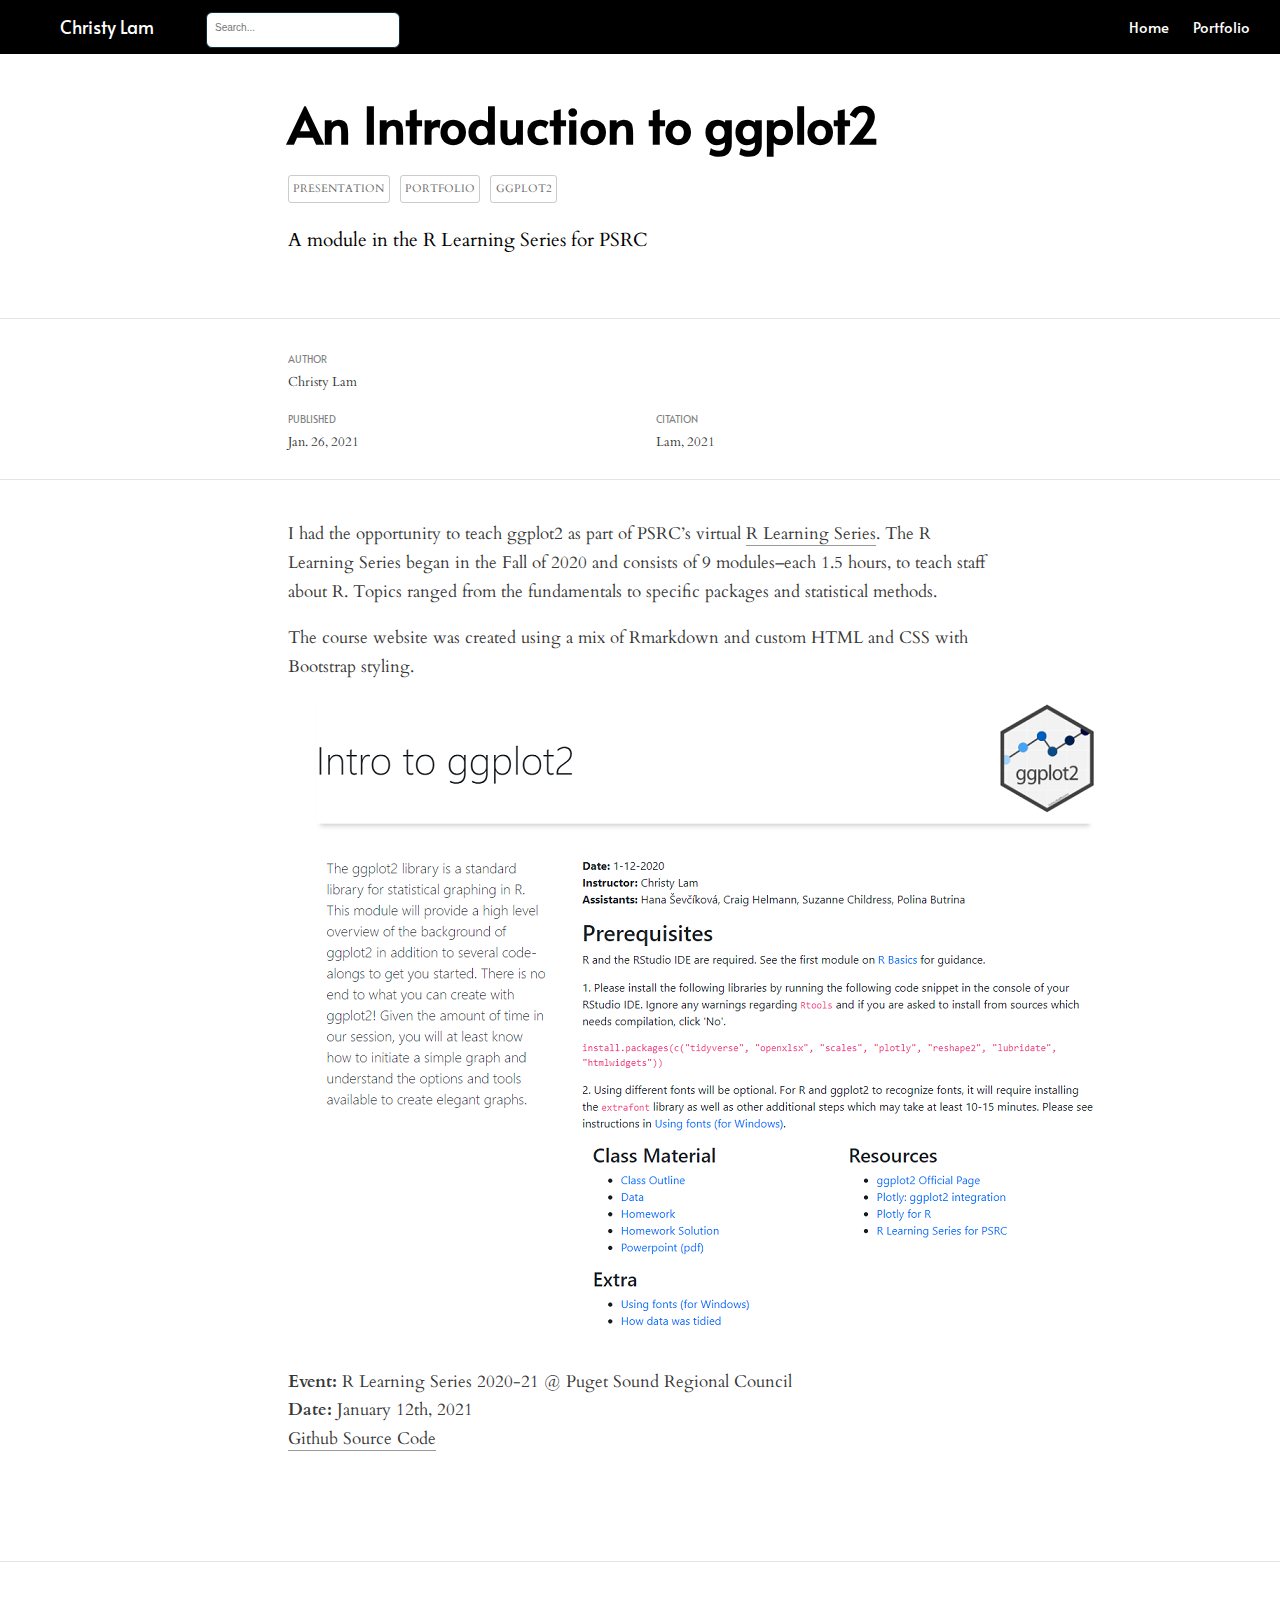
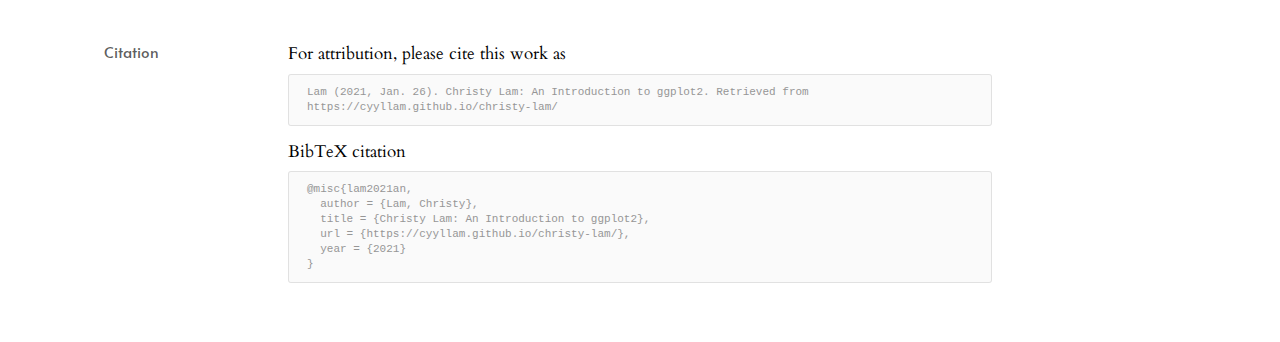
<file: docs/posts/2021-01-26-an-introduction-to-ggplot2/index.html>
<!DOCTYPE html>

<html xmlns="http://www.w3.org/1999/xhtml" lang="" xml:lang="">

<head>
  <meta charset="utf-8"/>
  <meta name="viewport" content="width=device-width, initial-scale=1"/>
  <meta http-equiv="X-UA-Compatible" content="IE=Edge,chrome=1"/>
  <meta name="generator" content="distill" />

  <style type="text/css">
  /* Hide doc at startup (prevent jankiness while JS renders/transforms) */
  body {
    visibility: hidden;
  }
  </style>

 <!--radix_placeholder_import_source-->
 <!--/radix_placeholder_import_source-->

<style type="text/css">code{white-space: pre;}</style>
<style type="text/css" data-origin="pandoc">
pre > code.sourceCode { white-space: pre; position: relative; }
pre > code.sourceCode > span { display: inline-block; line-height: 1.25; }
pre > code.sourceCode > span:empty { height: 1.2em; }
code.sourceCode > span { color: inherit; text-decoration: inherit; }
div.sourceCode { margin: 1em 0; }
pre.sourceCode { margin: 0; }
@media screen {
div.sourceCode { overflow: auto; }
}
@media print {
pre > code.sourceCode { white-space: pre-wrap; }
pre > code.sourceCode > span { text-indent: -5em; padding-left: 5em; }
}
pre.numberSource code
  { counter-reset: source-line 0; }
pre.numberSource code > span
  { position: relative; left: -4em; counter-increment: source-line; }
pre.numberSource code > span > a:first-child::before
  { content: counter(source-line);
    position: relative; left: -1em; text-align: right; vertical-align: baseline;
    border: none; display: inline-block;
    -webkit-touch-callout: none; -webkit-user-select: none;
    -khtml-user-select: none; -moz-user-select: none;
    -ms-user-select: none; user-select: none;
    padding: 0 4px; width: 4em;
    color: #aaaaaa;
  }
pre.numberSource { margin-left: 3em; border-left: 1px solid #aaaaaa;  padding-left: 4px; }
div.sourceCode
  {   }
@media screen {
pre > code.sourceCode > span > a:first-child::before { text-decoration: underline; }
}
code span.al { color: #ad0000; } /* Alert */
code span.an { color: #5e5e5e; } /* Annotation */
code span.at { color: #20794d; } /* Attribute */
code span.bn { color: #ad0000; } /* BaseN */
code span.bu { } /* BuiltIn */
code span.cf { color: #007ba5; } /* ControlFlow */
code span.ch { color: #20794d; } /* Char */
code span.cn { color: #8f5902; } /* Constant */
code span.co { color: #5e5e5e; } /* Comment */
code span.cv { color: #5e5e5e; font-style: italic; } /* CommentVar */
code span.do { color: #5e5e5e; font-style: italic; } /* Documentation */
code span.dt { color: #ad0000; } /* DataType */
code span.dv { color: #ad0000; } /* DecVal */
code span.er { color: #ad0000; } /* Error */
code span.ex { } /* Extension */
code span.fl { color: #ad0000; } /* Float */
code span.fu { color: #4758ab; } /* Function */
code span.im { } /* Import */
code span.in { color: #5e5e5e; } /* Information */
code span.kw { color: #007ba5; } /* Keyword */
code span.op { color: #5e5e5e; } /* Operator */
code span.ot { color: #007ba5; } /* Other */
code span.pp { color: #ad0000; } /* Preprocessor */
code span.sc { color: #20794d; } /* SpecialChar */
code span.ss { color: #20794d; } /* SpecialString */
code span.st { color: #20794d; } /* String */
code span.va { color: #111111; } /* Variable */
code span.vs { color: #20794d; } /* VerbatimString */
code span.wa { color: #5e5e5e; font-style: italic; } /* Warning */
</style>

  <!--radix_placeholder_meta_tags-->
<title>Christy Lam: An Introduction to ggplot2</title>

<meta property="description" itemprop="description" content="A module in the R Learning Series for PSRC"/>

<link rel="canonical" href="https://cyyllam.github.io/christy-lam/"/>

<!--  https://schema.org/Article -->
<meta property="article:published" itemprop="datePublished" content="2021-01-26"/>
<meta property="article:created" itemprop="dateCreated" content="2021-01-26"/>
<meta name="article:author" content="Christy Lam"/>

<!--  https://developers.facebook.com/docs/sharing/webmasters#markup -->
<meta property="og:title" content="Christy Lam: An Introduction to ggplot2"/>
<meta property="og:type" content="article"/>
<meta property="og:description" content="A module in the R Learning Series for PSRC"/>
<meta property="og:url" content="https://cyyllam.github.io/christy-lam/"/>
<meta property="og:image" content="https://cyyllam.github.io/christy-lam/intro-ggplot2-site.png"/>
<meta property="og:image:width" content="1219"/>
<meta property="og:image:height" content="917"/>
<meta property="og:locale" content="en_US"/>
<meta property="og:site_name" content="Christy Lam"/>

<!--  https://dev.twitter.com/cards/types/summary -->
<meta property="twitter:card" content="summary_large_image"/>
<meta property="twitter:title" content="Christy Lam: An Introduction to ggplot2"/>
<meta property="twitter:description" content="A module in the R Learning Series for PSRC"/>
<meta property="twitter:url" content="https://cyyllam.github.io/christy-lam/"/>
<meta property="twitter:image" content="https://cyyllam.github.io/christy-lam/intro-ggplot2-site.png"/>
<meta property="twitter:image:width" content="1219"/>
<meta property="twitter:image:height" content="917"/>

<!--  https://scholar.google.com/intl/en/scholar/inclusion.html#indexing -->
<meta name="citation_title" content="Christy Lam: An Introduction to ggplot2"/>
<meta name="citation_fulltext_html_url" content="https://cyyllam.github.io/christy-lam/"/>
<meta name="citation_online_date" content="2021/01/26"/>
<meta name="citation_publication_date" content="2021/01/26"/>
<meta name="citation_author" content="Christy Lam"/>
<!--/radix_placeholder_meta_tags-->
  <!--radix_placeholder_rmarkdown_metadata-->

<script type="text/json" id="radix-rmarkdown-metadata">
{"type":"list","attributes":{"names":{"type":"character","attributes":{},"value":["title","base_url","description","author","date","preview","output","categories","citation_url","canonical_url"]}},"value":[{"type":"character","attributes":{},"value":["An Introduction to ggplot2"]},{"type":"character","attributes":{},"value":["https://cyyllam.github.io/christy-lam/"]},{"type":"character","attributes":{},"value":["A module in the R Learning Series for PSRC"]},{"type":"list","attributes":{},"value":[{"type":"list","attributes":{"names":{"type":"character","attributes":{},"value":["name","url"]}},"value":[{"type":"character","attributes":{},"value":["Christy Lam"]},{"type":"list","attributes":{"names":{"type":"character","attributes":{},"value":[]}},"value":[]}]}]},{"type":"character","attributes":{},"value":["01-26-2021"]},{"type":"character","attributes":{},"value":["intro-ggplot2-site.png"]},{"type":"list","attributes":{"names":{"type":"character","attributes":{},"value":["distill::distill_article"]}},"value":[{"type":"list","attributes":{"names":{"type":"character","attributes":{},"value":["self_contained"]}},"value":[{"type":"logical","attributes":{},"value":[false]}]}]},{"type":"character","attributes":{},"value":["presentation","portfolio","ggplot2"]},{"type":"character","attributes":{},"value":["https://cyyllam.github.io/christy-lam/"]},{"type":"character","attributes":{},"value":["https://cyyllam.github.io/christy-lam/"]}]}
</script>
<!--/radix_placeholder_rmarkdown_metadata-->
  
  <script type="text/json" id="radix-resource-manifest">
  {"type":"character","attributes":{},"value":["an-introduction-to-ggplot2_files/anchor-4.2.2/anchor.min.js","an-introduction-to-ggplot2_files/bowser-1.9.3/bowser.min.js","an-introduction-to-ggplot2_files/distill-2.2.21/template.v2.js","an-introduction-to-ggplot2_files/header-attrs-2.6.6/header-attrs.js","an-introduction-to-ggplot2_files/jquery-1.11.3/jquery.min.js","an-introduction-to-ggplot2_files/popper-2.6.0/popper.min.js","an-introduction-to-ggplot2_files/tippy-6.2.7/tippy-bundle.umd.min.js","an-introduction-to-ggplot2_files/tippy-6.2.7/tippy-light-border.css","an-introduction-to-ggplot2_files/tippy-6.2.7/tippy.css","an-introduction-to-ggplot2_files/tippy-6.2.7/tippy.umd.min.js","an-introduction-to-ggplot2_files/webcomponents-2.0.0/webcomponents.js","intro-ggplot2-site-link.png","intro-ggplot2-site.png"]}
  </script>
  <!--radix_placeholder_navigation_in_header-->
<meta name="distill:offset" content="../.."/>

<script type="application/javascript">

  window.headroom_prevent_pin = false;

  window.document.addEventListener("DOMContentLoaded", function (event) {

    // initialize headroom for banner
    var header = $('header').get(0);
    var headerHeight = header.offsetHeight;
    var headroom = new Headroom(header, {
      tolerance: 5,
      onPin : function() {
        if (window.headroom_prevent_pin) {
          window.headroom_prevent_pin = false;
          headroom.unpin();
        }
      }
    });
    headroom.init();
    if(window.location.hash)
      headroom.unpin();
    $(header).addClass('headroom--transition');

    // offset scroll location for banner on hash change
    // (see: https://github.com/WickyNilliams/headroom.js/issues/38)
    window.addEventListener("hashchange", function(event) {
      window.scrollTo(0, window.pageYOffset - (headerHeight + 25));
    });

    // responsive menu
    $('.distill-site-header').each(function(i, val) {
      var topnav = $(this);
      var toggle = topnav.find('.nav-toggle');
      toggle.on('click', function() {
        topnav.toggleClass('responsive');
      });
    });

    // nav dropdowns
    $('.nav-dropbtn').click(function(e) {
      $(this).next('.nav-dropdown-content').toggleClass('nav-dropdown-active');
      $(this).parent().siblings('.nav-dropdown')
         .children('.nav-dropdown-content').removeClass('nav-dropdown-active');
    });
    $("body").click(function(e){
      $('.nav-dropdown-content').removeClass('nav-dropdown-active');
    });
    $(".nav-dropdown").click(function(e){
      e.stopPropagation();
    });
  });
</script>

<style type="text/css">

/* Theme (user-documented overrideables for nav appearance) */

.distill-site-nav {
  color: rgba(255, 255, 255, 0.8);
  background-color: #0F2E3D;
  font-size: 15px;
  font-weight: 300;
}

.distill-site-nav a {
  color: inherit;
  text-decoration: none;
}

.distill-site-nav a:hover {
  color: white;
}

@media print {
  .distill-site-nav {
    display: none;
  }
}

.distill-site-header {

}

.distill-site-footer {

}


/* Site Header */

.distill-site-header {
  width: 100%;
  box-sizing: border-box;
  z-index: 3;
}

.distill-site-header .nav-left {
  display: inline-block;
  margin-left: 8px;
}

@media screen and (max-width: 768px) {
  .distill-site-header .nav-left {
    margin-left: 0;
  }
}


.distill-site-header .nav-right {
  float: right;
  margin-right: 8px;
}

.distill-site-header a,
.distill-site-header .title {
  display: inline-block;
  text-align: center;
  padding: 14px 10px 14px 10px;
}

.distill-site-header .title {
  font-size: 18px;
  min-width: 150px;
}

.distill-site-header .logo {
  padding: 0;
}

.distill-site-header .logo img {
  display: none;
  max-height: 20px;
  width: auto;
  margin-bottom: -4px;
}

.distill-site-header .nav-image img {
  max-height: 18px;
  width: auto;
  display: inline-block;
  margin-bottom: -3px;
}



@media screen and (min-width: 1000px) {
  .distill-site-header .logo img {
    display: inline-block;
  }
  .distill-site-header .nav-left {
    margin-left: 20px;
  }
  .distill-site-header .nav-right {
    margin-right: 20px;
  }
  .distill-site-header .title {
    padding-left: 12px;
  }
}


.distill-site-header .nav-toggle {
  display: none;
}

.nav-dropdown {
  display: inline-block;
  position: relative;
}

.nav-dropdown .nav-dropbtn {
  border: none;
  outline: none;
  color: rgba(255, 255, 255, 0.8);
  padding: 16px 10px;
  background-color: transparent;
  font-family: inherit;
  font-size: inherit;
  font-weight: inherit;
  margin: 0;
  margin-top: 1px;
  z-index: 2;
}

.nav-dropdown-content {
  display: none;
  position: absolute;
  background-color: white;
  min-width: 200px;
  border: 1px solid rgba(0,0,0,0.15);
  border-radius: 4px;
  box-shadow: 0px 8px 16px 0px rgba(0,0,0,0.1);
  z-index: 1;
  margin-top: 2px;
  white-space: nowrap;
  padding-top: 4px;
  padding-bottom: 4px;
}

.nav-dropdown-content hr {
  margin-top: 4px;
  margin-bottom: 4px;
  border: none;
  border-bottom: 1px solid rgba(0, 0, 0, 0.1);
}

.nav-dropdown-active {
  display: block;
}

.nav-dropdown-content a, .nav-dropdown-content .nav-dropdown-header {
  color: black;
  padding: 6px 24px;
  text-decoration: none;
  display: block;
  text-align: left;
}

.nav-dropdown-content .nav-dropdown-header {
  display: block;
  padding: 5px 24px;
  padding-bottom: 0;
  text-transform: uppercase;
  font-size: 14px;
  color: #999999;
  white-space: nowrap;
}

.nav-dropdown:hover .nav-dropbtn {
  color: white;
}

.nav-dropdown-content a:hover {
  background-color: #ddd;
  color: black;
}

.nav-right .nav-dropdown-content {
  margin-left: -45%;
  right: 0;
}

@media screen and (max-width: 768px) {
  .distill-site-header a, .distill-site-header .nav-dropdown  {display: none;}
  .distill-site-header a.nav-toggle {
    float: right;
    display: block;
  }
  .distill-site-header .title {
    margin-left: 0;
  }
  .distill-site-header .nav-right {
    margin-right: 0;
  }
  .distill-site-header {
    overflow: hidden;
  }
  .nav-right .nav-dropdown-content {
    margin-left: 0;
  }
}


@media screen and (max-width: 768px) {
  .distill-site-header.responsive {position: relative; min-height: 500px; }
  .distill-site-header.responsive a.nav-toggle {
    position: absolute;
    right: 0;
    top: 0;
  }
  .distill-site-header.responsive a,
  .distill-site-header.responsive .nav-dropdown {
    display: block;
    text-align: left;
  }
  .distill-site-header.responsive .nav-left,
  .distill-site-header.responsive .nav-right {
    width: 100%;
  }
  .distill-site-header.responsive .nav-dropdown {float: none;}
  .distill-site-header.responsive .nav-dropdown-content {position: relative;}
  .distill-site-header.responsive .nav-dropdown .nav-dropbtn {
    display: block;
    width: 100%;
    text-align: left;
  }
}

/* Site Footer */

.distill-site-footer {
  width: 100%;
  overflow: hidden;
  box-sizing: border-box;
  z-index: 3;
  margin-top: 30px;
  padding-top: 30px;
  padding-bottom: 30px;
  text-align: center;
}

/* Headroom */

d-title {
  padding-top: 6rem;
}

@media print {
  d-title {
    padding-top: 4rem;
  }
}

.headroom {
  z-index: 1000;
  position: fixed;
  top: 0;
  left: 0;
  right: 0;
}

.headroom--transition {
  transition: all .4s ease-in-out;
}

.headroom--unpinned {
  top: -100px;
}

.headroom--pinned {
  top: 0;
}

/* adjust viewport for navbar height */
/* helps vertically center bootstrap (non-distill) content */
.min-vh-100 {
  min-height: calc(100vh - 100px) !important;
}

</style>

<script src="../../site_libs/jquery-3.6.0/jquery-3.6.0.min.js"></script>
<link href="../../site_libs/font-awesome-6.4.2/css/all.min.css" rel="stylesheet"/>
<link href="../../site_libs/font-awesome-6.4.2/css/v4-shims.min.css" rel="stylesheet"/>
<script src="../../site_libs/headroom-0.9.4/headroom.min.js"></script>
<script src="../../site_libs/autocomplete-0.37.1/autocomplete.min.js"></script>
<script src="../../site_libs/fuse-6.4.1/fuse.min.js"></script>

<script type="application/javascript">

function getMeta(metaName) {
  var metas = document.getElementsByTagName('meta');
  for (let i = 0; i < metas.length; i++) {
    if (metas[i].getAttribute('name') === metaName) {
      return metas[i].getAttribute('content');
    }
  }
  return '';
}

function offsetURL(url) {
  var offset = getMeta('distill:offset');
  return offset ? offset + '/' + url : url;
}

function createFuseIndex() {

  // create fuse index
  var options = {
    keys: [
      { name: 'title', weight: 20 },
      { name: 'categories', weight: 15 },
      { name: 'description', weight: 10 },
      { name: 'contents', weight: 5 },
    ],
    ignoreLocation: true,
    threshold: 0
  };
  var fuse = new window.Fuse([], options);

  // fetch the main search.json
  return fetch(offsetURL('search.json'))
    .then(function(response) {
      if (response.status == 200) {
        return response.json().then(function(json) {
          // index main articles
          json.articles.forEach(function(article) {
            fuse.add(article);
          });
          // download collections and index their articles
          return Promise.all(json.collections.map(function(collection) {
            return fetch(offsetURL(collection)).then(function(response) {
              if (response.status === 200) {
                return response.json().then(function(articles) {
                  articles.forEach(function(article) {
                    fuse.add(article);
                  });
                })
              } else {
                return Promise.reject(
                  new Error('Unexpected status from search index request: ' +
                            response.status)
                );
              }
            });
          })).then(function() {
            return fuse;
          });
        });

      } else {
        return Promise.reject(
          new Error('Unexpected status from search index request: ' +
                      response.status)
        );
      }
    });
}

window.document.addEventListener("DOMContentLoaded", function (event) {

  // get search element (bail if we don't have one)
  var searchEl = window.document.getElementById('distill-search');
  if (!searchEl)
    return;

  createFuseIndex()
    .then(function(fuse) {

      // make search box visible
      searchEl.classList.remove('hidden');

      // initialize autocomplete
      var options = {
        autoselect: true,
        hint: false,
        minLength: 2,
      };
      window.autocomplete(searchEl, options, [{
        source: function(query, callback) {
          const searchOptions = {
            isCaseSensitive: false,
            shouldSort: true,
            minMatchCharLength: 2,
            limit: 10,
          };
          var results = fuse.search(query, searchOptions);
          callback(results
            .map(function(result) { return result.item; })
          );
        },
        templates: {
          suggestion: function(suggestion) {
            var img = suggestion.preview && Object.keys(suggestion.preview).length > 0
              ? `<img src="${offsetURL(suggestion.preview)}"</img>`
              : '';
            var html = `
              <div class="search-item">
                <h3>${suggestion.title}</h3>
                <div class="search-item-description">
                  ${suggestion.description || ''}
                </div>
                <div class="search-item-preview">
                  ${img}
                </div>
              </div>
            `;
            return html;
          }
        }
      }]).on('autocomplete:selected', function(event, suggestion) {
        window.location.href = offsetURL(suggestion.path);
      });
      // remove inline display style on autocompleter (we want to
      // manage responsive display via css)
      $('.algolia-autocomplete').css("display", "");
    })
    .catch(function(error) {
      console.log(error);
    });

});

</script>

<style type="text/css">

.nav-search {
  font-size: x-small;
}

/* Algolioa Autocomplete */

.algolia-autocomplete {
  display: inline-block;
  margin-left: 10px;
  vertical-align: sub;
  background-color: white;
  color: black;
  padding: 6px;
  padding-top: 8px;
  padding-bottom: 0;
  border-radius: 6px;
  border: 1px #0F2E3D solid;
  width: 180px;
}


@media screen and (max-width: 768px) {
  .distill-site-nav .algolia-autocomplete {
    display: none;
    visibility: hidden;
  }
  .distill-site-nav.responsive .algolia-autocomplete {
    display: inline-block;
    visibility: visible;
  }
  .distill-site-nav.responsive .algolia-autocomplete .aa-dropdown-menu {
    margin-left: 0;
    width: 400px;
    max-height: 400px;
  }
}

.algolia-autocomplete .aa-input, .algolia-autocomplete .aa-hint {
  width: 90%;
  outline: none;
  border: none;
}

.algolia-autocomplete .aa-hint {
  color: #999;
}
.algolia-autocomplete .aa-dropdown-menu {
  width: 550px;
  max-height: 70vh;
  overflow-x: visible;
  overflow-y: scroll;
  padding: 5px;
  margin-top: 3px;
  margin-left: -150px;
  background-color: #fff;
  border-radius: 5px;
  border: 1px solid #999;
  border-top: none;
}

.algolia-autocomplete .aa-dropdown-menu .aa-suggestion {
  cursor: pointer;
  padding: 5px 4px;
  border-bottom: 1px solid #eee;
}

.algolia-autocomplete .aa-dropdown-menu .aa-suggestion:last-of-type {
  border-bottom: none;
  margin-bottom: 2px;
}

.algolia-autocomplete .aa-dropdown-menu .aa-suggestion .search-item {
  overflow: hidden;
  font-size: 0.8em;
  line-height: 1.4em;
}

.algolia-autocomplete .aa-dropdown-menu .aa-suggestion .search-item h3 {
  font-size: 1rem;
  margin-block-start: 0;
  margin-block-end: 5px;
}

.algolia-autocomplete .aa-dropdown-menu .aa-suggestion .search-item-description {
  display: inline-block;
  overflow: hidden;
  height: 2.8em;
  width: 80%;
  margin-right: 4%;
}

.algolia-autocomplete .aa-dropdown-menu .aa-suggestion .search-item-preview {
  display: inline-block;
  width: 15%;
}

.algolia-autocomplete .aa-dropdown-menu .aa-suggestion .search-item-preview img {
  height: 3em;
  width: auto;
  display: none;
}

.algolia-autocomplete .aa-dropdown-menu .aa-suggestion .search-item-preview img[src] {
  display: initial;
}

.algolia-autocomplete .aa-dropdown-menu .aa-suggestion.aa-cursor {
  background-color: #eee;
}
.algolia-autocomplete .aa-dropdown-menu .aa-suggestion em {
  font-weight: bold;
  font-style: normal;
}

</style>


<!--/radix_placeholder_navigation_in_header-->
  <!--radix_placeholder_distill-->

<style type="text/css">

body {
  background-color: white;
}

.pandoc-table {
  width: 100%;
}

.pandoc-table>caption {
  margin-bottom: 10px;
}

.pandoc-table th:not([align]) {
  text-align: left;
}

.pagedtable-footer {
  font-size: 15px;
}

d-byline .byline {
  grid-template-columns: 2fr 2fr;
}

d-byline .byline h3 {
  margin-block-start: 1.5em;
}

d-byline .byline .authors-affiliations h3 {
  margin-block-start: 0.5em;
}

.authors-affiliations .orcid-id {
  width: 16px;
  height:16px;
  margin-left: 4px;
  margin-right: 4px;
  vertical-align: middle;
  padding-bottom: 2px;
}

d-title .dt-tags {
  margin-top: 1em;
  grid-column: text;
}

.dt-tags .dt-tag {
  text-decoration: none;
  display: inline-block;
  color: rgba(0,0,0,0.6);
  padding: 0em 0.4em;
  margin-right: 0.5em;
  margin-bottom: 0.4em;
  font-size: 70%;
  border: 1px solid rgba(0,0,0,0.2);
  border-radius: 3px;
  text-transform: uppercase;
  font-weight: 500;
}

d-article table.gt_table td,
d-article table.gt_table th {
  border-bottom: none;
  font-size: 100%;
}

.html-widget {
  margin-bottom: 2.0em;
}

.l-screen-inset {
  padding-right: 16px;
}

.l-screen .caption {
  margin-left: 10px;
}

.shaded {
  background: rgb(247, 247, 247);
  padding-top: 20px;
  padding-bottom: 20px;
  border-top: 1px solid rgba(0, 0, 0, 0.1);
  border-bottom: 1px solid rgba(0, 0, 0, 0.1);
}

.shaded .html-widget {
  margin-bottom: 0;
  border: 1px solid rgba(0, 0, 0, 0.1);
}

.shaded .shaded-content {
  background: white;
}

.text-output {
  margin-top: 0;
  line-height: 1.5em;
}

.hidden {
  display: none !important;
}

hr.section-separator {
  border: none;
  border-top: 1px solid rgba(0, 0, 0, 0.1);
  margin: 0px;
}


d-byline {
  border-top: none;
}

d-article {
  padding-top: 2.5rem;
  padding-bottom: 30px;
  border-top: none;
}

d-appendix {
  padding-top: 30px;
}

d-article>p>img {
  width: 100%;
}

d-article h2 {
  margin: 1rem 0 1.5rem 0;
}

d-article h3 {
  margin-top: 1.5rem;
}

d-article iframe {
  border: 1px solid rgba(0, 0, 0, 0.1);
  margin-bottom: 2.0em;
  width: 100%;
}

/* Tweak code blocks */

d-article div.sourceCode code,
d-article pre code {
  font-family: Consolas, Monaco, 'Andale Mono', 'Ubuntu Mono', monospace;
}

d-article pre,
d-article div.sourceCode,
d-article div.sourceCode pre {
  overflow: auto;
}

d-article div.sourceCode {
  background-color: white;
}

d-article div.sourceCode pre {
  padding-left: 10px;
  font-size: 12px;
  border-left: 2px solid rgba(0,0,0,0.1);
}

d-article pre {
  font-size: 12px;
  color: black;
  background: none;
  margin-top: 0;
  text-align: left;
  white-space: pre;
  word-spacing: normal;
  word-break: normal;
  word-wrap: normal;
  line-height: 1.5;

  -moz-tab-size: 4;
  -o-tab-size: 4;
  tab-size: 4;

  -webkit-hyphens: none;
  -moz-hyphens: none;
  -ms-hyphens: none;
  hyphens: none;
}

d-article pre a {
  border-bottom: none;
}

d-article pre a:hover {
  border-bottom: none;
  text-decoration: underline;
}

d-article details {
  grid-column: text;
  margin-bottom: 0.8em;
}

@media(min-width: 768px) {

d-article pre,
d-article div.sourceCode,
d-article div.sourceCode pre {
  overflow: visible !important;
}

d-article div.sourceCode pre {
  padding-left: 18px;
  font-size: 14px;
}

/* tweak for Pandoc numbered line within distill */
d-article pre.numberSource code > span {
    left: -2em;
}

d-article pre {
  font-size: 14px;
}

}

figure img.external {
  background: white;
  border: 1px solid rgba(0, 0, 0, 0.1);
  box-shadow: 0 1px 8px rgba(0, 0, 0, 0.1);
  padding: 18px;
  box-sizing: border-box;
}

/* CSS for d-contents */

.d-contents {
  grid-column: text;
  color: rgba(0,0,0,0.8);
  font-size: 0.9em;
  padding-bottom: 1em;
  margin-bottom: 1em;
  padding-bottom: 0.5em;
  margin-bottom: 1em;
  padding-left: 0.25em;
  justify-self: start;
}

@media(min-width: 1000px) {
  .d-contents.d-contents-float {
    height: 0;
    grid-column-start: 1;
    grid-column-end: 4;
    justify-self: center;
    padding-right: 3em;
    padding-left: 2em;
  }
}

.d-contents nav h3 {
  font-size: 18px;
  margin-top: 0;
  margin-bottom: 1em;
}

.d-contents li {
  list-style-type: none
}

.d-contents nav > ul {
  padding-left: 0;
}

.d-contents ul {
  padding-left: 1em
}

.d-contents nav ul li {
  margin-top: 0.6em;
  margin-bottom: 0.2em;
}

.d-contents nav a {
  font-size: 13px;
  border-bottom: none;
  text-decoration: none
  color: rgba(0, 0, 0, 0.8);
}

.d-contents nav a:hover {
  text-decoration: underline solid rgba(0, 0, 0, 0.6)
}

.d-contents nav > ul > li > a {
  font-weight: 600;
}

.d-contents nav > ul > li > ul {
  font-weight: inherit;
}

.d-contents nav > ul > li > ul > li {
  margin-top: 0.2em;
}


.d-contents nav ul {
  margin-top: 0;
  margin-bottom: 0.25em;
}

.d-article-with-toc h2:nth-child(2) {
  margin-top: 0;
}


/* Figure */

.figure {
  position: relative;
  margin-bottom: 2.5em;
  margin-top: 1.5em;
}

.figure .caption {
  color: rgba(0, 0, 0, 0.6);
  font-size: 12px;
  line-height: 1.5em;
}

.figure img.external {
  background: white;
  border: 1px solid rgba(0, 0, 0, 0.1);
  box-shadow: 0 1px 8px rgba(0, 0, 0, 0.1);
  padding: 18px;
  box-sizing: border-box;
}

.figure .caption a {
  color: rgba(0, 0, 0, 0.6);
}

.figure .caption b,
.figure .caption strong, {
  font-weight: 600;
  color: rgba(0, 0, 0, 1.0);
}

/* Citations */

d-article .citation {
  color: inherit;
  cursor: inherit;
}

div.hanging-indent{
  margin-left: 1em; text-indent: -1em;
}

/* Citation hover box */

.tippy-box[data-theme~=light-border] {
  background-color: rgba(250, 250, 250, 0.95);
}

.tippy-content > p {
  margin-bottom: 0;
  padding: 2px;
}


/* Tweak 1000px media break to show more text */

@media(min-width: 1000px) {
  .base-grid,
  distill-header,
  d-title,
  d-abstract,
  d-article,
  d-appendix,
  distill-appendix,
  d-byline,
  d-footnote-list,
  d-citation-list,
  distill-footer {
    grid-template-columns: [screen-start] 1fr [page-start kicker-start] 80px [middle-start] 50px [text-start kicker-end] 65px 65px 65px 65px 65px 65px 65px 65px [text-end gutter-start] 65px [middle-end] 65px [page-end gutter-end] 1fr [screen-end];
    grid-column-gap: 16px;
  }

  .grid {
    grid-column-gap: 16px;
  }

  d-article {
    font-size: 1.06rem;
    line-height: 1.7em;
  }
  figure .caption, .figure .caption, figure figcaption {
    font-size: 13px;
  }
}

@media(min-width: 1180px) {
  .base-grid,
  distill-header,
  d-title,
  d-abstract,
  d-article,
  d-appendix,
  distill-appendix,
  d-byline,
  d-footnote-list,
  d-citation-list,
  distill-footer {
    grid-template-columns: [screen-start] 1fr [page-start kicker-start] 60px [middle-start] 60px [text-start kicker-end] 60px 60px 60px 60px 60px 60px 60px 60px [text-end gutter-start] 60px [middle-end] 60px [page-end gutter-end] 1fr [screen-end];
    grid-column-gap: 32px;
  }

  .grid {
    grid-column-gap: 32px;
  }
}


/* Get the citation styles for the appendix (not auto-injected on render since
   we do our own rendering of the citation appendix) */

d-appendix .citation-appendix,
.d-appendix .citation-appendix {
  font-size: 11px;
  line-height: 15px;
  border-left: 1px solid rgba(0, 0, 0, 0.1);
  padding-left: 18px;
  border: 1px solid rgba(0,0,0,0.1);
  background: rgba(0, 0, 0, 0.02);
  padding: 10px 18px;
  border-radius: 3px;
  color: rgba(150, 150, 150, 1);
  overflow: hidden;
  margin-top: -12px;
  white-space: pre-wrap;
  word-wrap: break-word;
}

/* Include appendix styles here so they can be overridden */

d-appendix {
  contain: layout style;
  font-size: 0.8em;
  line-height: 1.7em;
  margin-top: 60px;
  margin-bottom: 0;
  border-top: 1px solid rgba(0, 0, 0, 0.1);
  color: rgba(0,0,0,0.5);
  padding-top: 60px;
  padding-bottom: 48px;
}

d-appendix h3 {
  grid-column: page-start / text-start;
  font-size: 15px;
  font-weight: 500;
  margin-top: 1em;
  margin-bottom: 0;
  color: rgba(0,0,0,0.65);
}

d-appendix h3 + * {
  margin-top: 1em;
}

d-appendix ol {
  padding: 0 0 0 15px;
}

@media (min-width: 768px) {
  d-appendix ol {
    padding: 0 0 0 30px;
    margin-left: -30px;
  }
}

d-appendix li {
  margin-bottom: 1em;
}

d-appendix a {
  color: rgba(0, 0, 0, 0.6);
}

d-appendix > * {
  grid-column: text;
}

d-appendix > d-footnote-list,
d-appendix > d-citation-list,
d-appendix > distill-appendix {
  grid-column: screen;
}

/* Include footnote styles here so they can be overridden */

d-footnote-list {
  contain: layout style;
}

d-footnote-list > * {
  grid-column: text;
}

d-footnote-list a.footnote-backlink {
  color: rgba(0,0,0,0.3);
  padding-left: 0.5em;
}



/* Anchor.js */

.anchorjs-link {
  /*transition: all .25s linear; */
  text-decoration: none;
  border-bottom: none;
}
*:hover > .anchorjs-link {
  margin-left: -1.125em !important;
  text-decoration: none;
  border-bottom: none;
}

/* Social footer */

.social_footer {
  margin-top: 30px;
  margin-bottom: 0;
  color: rgba(0,0,0,0.67);
}

.disqus-comments {
  margin-right: 30px;
}

.disqus-comment-count {
  border-bottom: 1px solid rgba(0, 0, 0, 0.4);
  cursor: pointer;
}

#disqus_thread {
  margin-top: 30px;
}

.article-sharing a {
  border-bottom: none;
  margin-right: 8px;
}

.article-sharing a:hover {
  border-bottom: none;
}

.sidebar-section.subscribe {
  font-size: 12px;
  line-height: 1.6em;
}

.subscribe p {
  margin-bottom: 0.5em;
}


.article-footer .subscribe {
  font-size: 15px;
  margin-top: 45px;
}


.sidebar-section.custom {
  font-size: 12px;
  line-height: 1.6em;
}

.custom p {
  margin-bottom: 0.5em;
}

/* Styles for listing layout (hide title) */
.layout-listing d-title, .layout-listing .d-title {
  display: none;
}

/* Styles for posts lists (not auto-injected) */


.posts-with-sidebar {
  padding-left: 45px;
  padding-right: 45px;
}

.posts-list .description h2,
.posts-list .description p {
  font-family: -apple-system, BlinkMacSystemFont, "Segoe UI", Roboto, Oxygen, Ubuntu, Cantarell, "Fira Sans", "Droid Sans", "Helvetica Neue", Arial, sans-serif;
}

.posts-list .description h2 {
  font-weight: 700;
  border-bottom: none;
  padding-bottom: 0;
}

.posts-list h2.post-tag {
  border-bottom: 1px solid rgba(0, 0, 0, 0.2);
  padding-bottom: 12px;
}
.posts-list {
  margin-top: 60px;
  margin-bottom: 24px;
}

.posts-list .post-preview {
  text-decoration: none;
  overflow: hidden;
  display: block;
  border-bottom: 1px solid rgba(0, 0, 0, 0.1);
  padding: 24px 0;
}

.post-preview-last {
  border-bottom: none !important;
}

.posts-list .posts-list-caption {
  grid-column: screen;
  font-weight: 400;
}

.posts-list .post-preview h2 {
  margin: 0 0 6px 0;
  line-height: 1.2em;
  font-style: normal;
  font-size: 24px;
}

.posts-list .post-preview p {
  margin: 0 0 12px 0;
  line-height: 1.4em;
  font-size: 16px;
}

.posts-list .post-preview .thumbnail {
  box-sizing: border-box;
  margin-bottom: 24px;
  position: relative;
  max-width: 500px;
}
.posts-list .post-preview img {
  width: 100%;
  display: block;
}

.posts-list .metadata {
  font-size: 12px;
  line-height: 1.4em;
  margin-bottom: 18px;
}

.posts-list .metadata > * {
  display: inline-block;
}

.posts-list .metadata .publishedDate {
  margin-right: 2em;
}

.posts-list .metadata .dt-authors {
  display: block;
  margin-top: 0.3em;
  margin-right: 2em;
}

.posts-list .dt-tags {
  display: block;
  line-height: 1em;
}

.posts-list .dt-tags .dt-tag {
  display: inline-block;
  color: rgba(0,0,0,0.6);
  padding: 0.3em 0.4em;
  margin-right: 0.2em;
  margin-bottom: 0.4em;
  font-size: 60%;
  border: 1px solid rgba(0,0,0,0.2);
  border-radius: 3px;
  text-transform: uppercase;
  font-weight: 500;
}

.posts-list img {
  opacity: 1;
}

.posts-list img[data-src] {
  opacity: 0;
}

.posts-more {
  clear: both;
}


.posts-sidebar {
  font-size: 16px;
}

.posts-sidebar h3 {
  font-size: 16px;
  margin-top: 0;
  margin-bottom: 0.5em;
  font-weight: 400;
  text-transform: uppercase;
}

.sidebar-section {
  margin-bottom: 30px;
}

.categories ul {
  list-style-type: none;
  margin: 0;
  padding: 0;
}

.categories li {
  color: rgba(0, 0, 0, 0.8);
  margin-bottom: 0;
}

.categories li>a {
  border-bottom: none;
}

.categories li>a:hover {
  border-bottom: 1px solid rgba(0, 0, 0, 0.4);
}

.categories .active {
  font-weight: 600;
}

.categories .category-count {
  color: rgba(0, 0, 0, 0.4);
}


@media(min-width: 768px) {
  .posts-list .post-preview h2 {
    font-size: 26px;
  }
  .posts-list .post-preview .thumbnail {
    float: right;
    width: 30%;
    margin-bottom: 0;
  }
  .posts-list .post-preview .description {
    float: left;
    width: 45%;
  }
  .posts-list .post-preview .metadata {
    float: left;
    width: 20%;
    margin-top: 8px;
  }
  .posts-list .post-preview p {
    margin: 0 0 12px 0;
    line-height: 1.5em;
    font-size: 16px;
  }
  .posts-with-sidebar .posts-list {
    float: left;
    width: 75%;
  }
  .posts-with-sidebar .posts-sidebar {
    float: right;
    width: 20%;
    margin-top: 60px;
    padding-top: 24px;
    padding-bottom: 24px;
  }
}


/* Improve display for browsers without grid (IE/Edge <= 15) */

.downlevel {
  line-height: 1.6em;
  font-family: -apple-system, BlinkMacSystemFont, "Segoe UI", Roboto, Oxygen, Ubuntu, Cantarell, "Fira Sans", "Droid Sans", "Helvetica Neue", Arial, sans-serif;
  margin: 0;
}

.downlevel .d-title {
  padding-top: 6rem;
  padding-bottom: 1.5rem;
}

.downlevel .d-title h1 {
  font-size: 50px;
  font-weight: 700;
  line-height: 1.1em;
  margin: 0 0 0.5rem;
}

.downlevel .d-title p {
  font-weight: 300;
  font-size: 1.2rem;
  line-height: 1.55em;
  margin-top: 0;
}

.downlevel .d-byline {
  padding-top: 0.8em;
  padding-bottom: 0.8em;
  font-size: 0.8rem;
  line-height: 1.8em;
}

.downlevel .section-separator {
  border: none;
  border-top: 1px solid rgba(0, 0, 0, 0.1);
}

.downlevel .d-article {
  font-size: 1.06rem;
  line-height: 1.7em;
  padding-top: 1rem;
  padding-bottom: 2rem;
}


.downlevel .d-appendix {
  padding-left: 0;
  padding-right: 0;
  max-width: none;
  font-size: 0.8em;
  line-height: 1.7em;
  margin-bottom: 0;
  color: rgba(0,0,0,0.5);
  padding-top: 40px;
  padding-bottom: 48px;
}

.downlevel .footnotes ol {
  padding-left: 13px;
}

.downlevel .base-grid,
.downlevel .distill-header,
.downlevel .d-title,
.downlevel .d-abstract,
.downlevel .d-article,
.downlevel .d-appendix,
.downlevel .distill-appendix,
.downlevel .d-byline,
.downlevel .d-footnote-list,
.downlevel .d-citation-list,
.downlevel .distill-footer,
.downlevel .appendix-bottom,
.downlevel .posts-container {
  padding-left: 40px;
  padding-right: 40px;
}

@media(min-width: 768px) {
  .downlevel .base-grid,
  .downlevel .distill-header,
  .downlevel .d-title,
  .downlevel .d-abstract,
  .downlevel .d-article,
  .downlevel .d-appendix,
  .downlevel .distill-appendix,
  .downlevel .d-byline,
  .downlevel .d-footnote-list,
  .downlevel .d-citation-list,
  .downlevel .distill-footer,
  .downlevel .appendix-bottom,
  .downlevel .posts-container {
  padding-left: 150px;
  padding-right: 150px;
  max-width: 900px;
}
}

.downlevel pre code {
  display: block;
  border-left: 2px solid rgba(0, 0, 0, .1);
  padding: 0 0 0 20px;
  font-size: 14px;
}

.downlevel code, .downlevel pre {
  color: black;
  background: none;
  font-family: Consolas, Monaco, 'Andale Mono', 'Ubuntu Mono', monospace;
  text-align: left;
  white-space: pre;
  word-spacing: normal;
  word-break: normal;
  word-wrap: normal;
  line-height: 1.5;

  -moz-tab-size: 4;
  -o-tab-size: 4;
  tab-size: 4;

  -webkit-hyphens: none;
  -moz-hyphens: none;
  -ms-hyphens: none;
  hyphens: none;
}

.downlevel .posts-list .post-preview {
  color: inherit;
}



</style>

<script type="application/javascript">

function is_downlevel_browser() {
  if (bowser.isUnsupportedBrowser({ msie: "12", msedge: "16"},
                                 window.navigator.userAgent)) {
    return true;
  } else {
    return window.load_distill_framework === undefined;
  }
}

// show body when load is complete
function on_load_complete() {

  // add anchors
  if (window.anchors) {
    window.anchors.options.placement = 'left';
    window.anchors.add('d-article > h2, d-article > h3, d-article > h4, d-article > h5');
  }


  // set body to visible
  document.body.style.visibility = 'visible';

  // force redraw for leaflet widgets
  if (window.HTMLWidgets) {
    var maps = window.HTMLWidgets.findAll(".leaflet");
    $.each(maps, function(i, el) {
      var map = this.getMap();
      map.invalidateSize();
      map.eachLayer(function(layer) {
        if (layer instanceof L.TileLayer)
          layer.redraw();
      });
    });
  }

  // trigger 'shown' so htmlwidgets resize
  $('d-article').trigger('shown');
}

function init_distill() {

  init_common();

  // create front matter
  var front_matter = $('<d-front-matter></d-front-matter>');
  $('#distill-front-matter').wrap(front_matter);

  // create d-title
  $('.d-title').changeElementType('d-title');

  // separator
  var separator = '<hr class="section-separator" style="clear: both"/>';
  // prepend separator above appendix
  $('.d-byline').before(separator);
  $('.d-article').before(separator);

  // create d-byline
  var byline = $('<d-byline></d-byline>');
  $('.d-byline').replaceWith(byline);

  // create d-article
  var article = $('<d-article></d-article>');
  $('.d-article').wrap(article).children().unwrap();

  // move posts container into article
  $('.posts-container').appendTo($('d-article'));

  // create d-appendix
  $('.d-appendix').changeElementType('d-appendix');

  // flag indicating that we have appendix items
  var appendix = $('.appendix-bottom').children('h3').length > 0;

  // replace footnotes with <d-footnote>
  $('.footnote-ref').each(function(i, val) {
    appendix = true;
    var href = $(this).attr('href');
    var id = href.replace('#', '');
    var fn = $('#' + id);
    var fn_p = $('#' + id + '>p');
    fn_p.find('.footnote-back').remove();
    var text = fn_p.html();
    var dtfn = $('<d-footnote></d-footnote>');
    dtfn.html(text);
    $(this).replaceWith(dtfn);
  });
  // remove footnotes
  $('.footnotes').remove();

  // move refs into #references-listing
  $('#references-listing').replaceWith($('#refs'));

  $('h1.appendix, h2.appendix').each(function(i, val) {
    $(this).changeElementType('h3');
  });
  $('h3.appendix').each(function(i, val) {
    var id = $(this).attr('id');
    $('.d-contents a[href="#' + id + '"]').parent().remove();
    appendix = true;
    $(this).nextUntil($('h1, h2, h3')).addBack().appendTo($('d-appendix'));
  });

  // show d-appendix if we have appendix content
  $("d-appendix").css('display', appendix ? 'grid' : 'none');

  // localize layout chunks to just output
  $('.layout-chunk').each(function(i, val) {

    // capture layout
    var layout = $(this).attr('data-layout');

    // apply layout to markdown level block elements
    var elements = $(this).children().not('details, div.sourceCode, pre, script');
    elements.each(function(i, el) {
      var layout_div = $('<div class="' + layout + '"></div>');
      if (layout_div.hasClass('shaded')) {
        var shaded_content = $('<div class="shaded-content"></div>');
        $(this).wrap(shaded_content);
        $(this).parent().wrap(layout_div);
      } else {
        $(this).wrap(layout_div);
      }
    });


    // unwrap the layout-chunk div
    $(this).children().unwrap();
  });

  // remove code block used to force  highlighting css
  $('.distill-force-highlighting-css').parent().remove();

  // remove empty line numbers inserted by pandoc when using a
  // custom syntax highlighting theme, except when numbering line
  // in code chunk
  $('pre:not(.numberLines) code.sourceCode a:empty').remove();

  // load distill framework
  load_distill_framework();

  // wait for window.distillRunlevel == 4 to do post processing
  function distill_post_process() {

    if (!window.distillRunlevel || window.distillRunlevel < 4)
      return;

    // hide author/affiliations entirely if we have no authors
    var front_matter = JSON.parse($("#distill-front-matter").html());
    var have_authors = front_matter.authors && front_matter.authors.length > 0;
    if (!have_authors)
      $('d-byline').addClass('hidden');

    // article with toc class
    $('.d-contents').parent().addClass('d-article-with-toc');

    // strip links that point to #
    $('.authors-affiliations').find('a[href="#"]').removeAttr('href');

    // add orcid ids
    $('.authors-affiliations').find('.author').each(function(i, el) {
      var orcid_id = front_matter.authors[i].orcidID;
      var author_name = front_matter.authors[i].author
      if (orcid_id) {
        var a = $('<a></a>');
        a.attr('href', 'https://orcid.org/' + orcid_id);
        var img = $('<img></img>');
        img.addClass('orcid-id');
        img.attr('alt', author_name ? 'ORCID ID for ' + author_name : 'ORCID ID');
        img.attr('src','[data-uri]');
        a.append(img);
        $(this).append(a);
      }
    });

    // hide elements of author/affiliations grid that have no value
    function hide_byline_column(caption) {
      $('d-byline').find('h3:contains("' + caption + '")').parent().css('visibility', 'hidden');
    }

    // affiliations
    var have_affiliations = false;
    for (var i = 0; i<front_matter.authors.length; ++i) {
      var author = front_matter.authors[i];
      if (author.affiliation !== "&nbsp;") {
        have_affiliations = true;
        break;
      }
    }
    if (!have_affiliations)
      $('d-byline').find('h3:contains("Affiliations")').css('visibility', 'hidden');

    // published date
    if (!front_matter.publishedDate)
      hide_byline_column("Published");

    // document object identifier
    var doi = $('d-byline').find('h3:contains("DOI")');
    var doi_p = doi.next().empty();
    if (!front_matter.doi) {
      // if we have a citation and valid citationText then link to that
      if ($('#citation').length > 0 && front_matter.citationText) {
        doi.html('Citation');
        $('<a href="#citation"></a>')
          .text(front_matter.citationText)
          .appendTo(doi_p);
      } else {
        hide_byline_column("DOI");
      }
    } else {
      $('<a></a>')
         .attr('href', "https://doi.org/" + front_matter.doi)
         .html(front_matter.doi)
         .appendTo(doi_p);
    }

     // change plural form of authors/affiliations
    if (front_matter.authors.length === 1) {
      var grid = $('.authors-affiliations');
      grid.children('h3:contains("Authors")').text('Author');
      grid.children('h3:contains("Affiliations")').text('Affiliation');
    }

    // remove d-appendix and d-footnote-list local styles
    $('d-appendix > style:first-child').remove();
    $('d-footnote-list > style:first-child').remove();

    // move appendix-bottom entries to the bottom
    $('.appendix-bottom').appendTo('d-appendix').children().unwrap();
    $('.appendix-bottom').remove();

    // hoverable references
    $('span.citation[data-cites]').each(function() {
      const citeChild = $(this).children()[0]
      // Do not process if @xyz has been used without escaping and without bibliography activated
      // https://github.com/rstudio/distill/issues/466
      if (citeChild === undefined) return true

      if (citeChild.nodeName == "D-FOOTNOTE") {
        var fn = citeChild
        $(this).html(fn.shadowRoot.querySelector("sup"))
        $(this).id = fn.id
        fn.remove()
      }
      var refs = $(this).attr('data-cites').split(" ");
      var refHtml = refs.map(function(ref) {
        // Could use CSS.escape too here, we insure backward compatibility in navigator
        return "<p>" + $('div[id="ref-' + ref + '"]').html() + "</p>";
      }).join("\n");
      window.tippy(this, {
        allowHTML: true,
        content: refHtml,
        maxWidth: 500,
        interactive: true,
        interactiveBorder: 10,
        theme: 'light-border',
        placement: 'bottom-start'
      });
    });

    // fix footnotes in tables (#411)
    // replacing broken distill.pub feature
    $('table d-footnote').each(function() {
      // we replace internal showAtNode methode which is triggered when hovering a footnote
      this.hoverBox.showAtNode = function(node) {
        // ported from https://github.com/distillpub/template/pull/105/files
        calcOffset = function(elem) {
            let x = elem.offsetLeft;
            let y = elem.offsetTop;
            // Traverse upwards until an `absolute` element is found or `elem`
            // becomes null.
            while (elem = elem.offsetParent && elem.style.position != 'absolute') {
                x += elem.offsetLeft;
                y += elem.offsetTop;
            }

            return { left: x, top: y };
        }
        // https://developer.mozilla.org/en-US/docs/Web/API/HTMLElement/offsetTop
        const bbox = node.getBoundingClientRect();
        const offset = calcOffset(node);
        this.show([offset.left + bbox.width, offset.top + bbox.height]);
      }
    })

    // clear polling timer
    clearInterval(tid);

    // show body now that everything is ready
    on_load_complete();
  }

  var tid = setInterval(distill_post_process, 50);
  distill_post_process();

}

function init_downlevel() {

  init_common();

   // insert hr after d-title
  $('.d-title').after($('<hr class="section-separator"/>'));

  // check if we have authors
  var front_matter = JSON.parse($("#distill-front-matter").html());
  var have_authors = front_matter.authors && front_matter.authors.length > 0;

  // manage byline/border
  if (!have_authors)
    $('.d-byline').remove();
  $('.d-byline').after($('<hr class="section-separator"/>'));
  $('.d-byline a').remove();

  // remove toc
  $('.d-contents').remove();

  // move appendix elements
  $('h1.appendix, h2.appendix').each(function(i, val) {
    $(this).changeElementType('h3');
  });
  $('h3.appendix').each(function(i, val) {
    $(this).nextUntil($('h1, h2, h3')).addBack().appendTo($('.d-appendix'));
  });


  // inject headers into references and footnotes
  var refs_header = $('<h3></h3>');
  refs_header.text('References');
  $('#refs').prepend(refs_header);

  var footnotes_header = $('<h3></h3');
  footnotes_header.text('Footnotes');
  $('.footnotes').children('hr').first().replaceWith(footnotes_header);

  // move appendix-bottom entries to the bottom
  $('.appendix-bottom').appendTo('.d-appendix').children().unwrap();
  $('.appendix-bottom').remove();

  // remove appendix if it's empty
  if ($('.d-appendix').children().length === 0)
    $('.d-appendix').remove();

  // prepend separator above appendix
  $('.d-appendix').before($('<hr class="section-separator" style="clear: both"/>'));

  // trim code
  $('pre>code').each(function(i, val) {
    $(this).html($.trim($(this).html()));
  });

  // move posts-container right before article
  $('.posts-container').insertBefore($('.d-article'));

  $('body').addClass('downlevel');

  on_load_complete();
}


function init_common() {

  // jquery plugin to change element types
  (function($) {
    $.fn.changeElementType = function(newType) {
      var attrs = {};

      $.each(this[0].attributes, function(idx, attr) {
        attrs[attr.nodeName] = attr.nodeValue;
      });

      this.replaceWith(function() {
        return $("<" + newType + "/>", attrs).append($(this).contents());
      });
    };
  })(jQuery);

  // prevent underline for linked images
  $('a > img').parent().css({'border-bottom' : 'none'});

  // mark non-body figures created by knitr chunks as 100% width
  $('.layout-chunk').each(function(i, val) {
    var figures = $(this).find('img, .html-widget');
    // ignore leaflet img layers (#106)
    figures = figures.filter(':not(img[class*="leaflet"])')
    if ($(this).attr('data-layout') !== "l-body") {
      figures.css('width', '100%');
    } else {
      figures.css('max-width', '100%');
      figures.filter("[width]").each(function(i, val) {
        var fig = $(this);
        fig.css('width', fig.attr('width') + 'px');
      });

    }
  });

  // auto-append index.html to post-preview links in file: protocol
  // and in rstudio ide preview
  $('.post-preview').each(function(i, val) {
    if (window.location.protocol === "file:")
      $(this).attr('href', $(this).attr('href') + "index.html");
  });

  // get rid of index.html references in header
  if (window.location.protocol !== "file:") {
    $('.distill-site-header a[href]').each(function(i,val) {
      $(this).attr('href', $(this).attr('href').replace(/^index[.]html/, "./"));
    });
  }

  // add class to pandoc style tables
  $('tr.header').parent('thead').parent('table').addClass('pandoc-table');
  $('.kable-table').children('table').addClass('pandoc-table');

  // add figcaption style to table captions
  $('caption').parent('table').addClass("figcaption");

  // initialize posts list
  if (window.init_posts_list)
    window.init_posts_list();

  // implmement disqus comment link
  $('.disqus-comment-count').click(function() {
    window.headroom_prevent_pin = true;
    $('#disqus_thread').toggleClass('hidden');
    if (!$('#disqus_thread').hasClass('hidden')) {
      var offset = $(this).offset();
      $(window).resize();
      $('html, body').animate({
        scrollTop: offset.top - 35
      });
    }
  });
}

document.addEventListener('DOMContentLoaded', function() {
  if (is_downlevel_browser())
    init_downlevel();
  else
    window.addEventListener('WebComponentsReady', init_distill);
});

</script>

<style type="text/css">
/* base variables */

/* Edit the CSS properties in this file to create a custom
   Distill theme. Only edit values in the right column
   for each row; values shown are the CSS defaults.
   To return any property to the default,
   you may set its value to: unset
   All rows must end with a semi-colon.                      */

/* Optional: embed custom fonts here with `@import`          */
/* This must remain at the top of this file.                 */



html {
  /*-- Main font sizes --*/
  --title-size:      50px;
  --body-size:       1.06rem;
  --code-size:       14px;
  --aside-size:      12px;
  --fig-cap-size:    13px;
  /*-- Main font colors --*/
  --title-color:     #000000;
  --header-color:    rgba(0, 0, 0, 0.8);
  --body-color:      rgba(0, 0, 0, 0.8);
  --aside-color:     rgba(0, 0, 0, 0.6);
  --fig-cap-color:   rgba(0, 0, 0, 0.6);
  /*-- Specify custom fonts ~~~ must be imported above   --*/
  --heading-font:    sans-serif;
  --mono-font:       monospace;
  --body-font:       sans-serif;
  --navbar-font:     sans-serif;  /* websites + blogs only */
}

/*-- ARTICLE METADATA --*/
d-byline {
  --heading-size:    0.6rem;
  --heading-color:   rgba(0, 0, 0, 0.5);
  --body-size:       0.8rem;
  --body-color:      rgba(0, 0, 0, 0.8);
}

/*-- ARTICLE TABLE OF CONTENTS --*/
.d-contents {
  --heading-size:    18px;
  --contents-size:   13px;
}

/*-- ARTICLE APPENDIX --*/
d-appendix {
  --heading-size:    15px;
  --heading-color:   rgba(0, 0, 0, 0.65);
  --text-size:       0.8em;
  --text-color:      rgba(0, 0, 0, 0.5);
}

/*-- WEBSITE HEADER + FOOTER --*/
/* These properties only apply to Distill sites and blogs  */

.distill-site-header {
  --title-size:       18px;
  --text-color:       rgba(255, 255, 255, 0.8);
  --text-size:        15px;
  --hover-color:      white;
  --bkgd-color:       #0F2E3D;
}

.distill-site-footer {
  --text-color:       rgba(255, 255, 255, 0.8);
  --text-size:        15px;
  --hover-color:      white;
  --bkgd-color:       #0F2E3D;
}

/*-- Additional custom styles --*/
/* Add any additional CSS rules below                      */
</style>
<style type="text/css">
/* base variables */

/* Edit the CSS properties in this file to create a custom
   Distill theme. Only edit values in the right column
   for each row; values shown are the CSS defaults.
   To return any property to the default,
   you may set its value to: unset
   All rows must end with a semi-colon.                      */

/* Optional: embed custom fonts here with `@import`          */
/* This must remain at the top of this file.                 */
@import url('https://fonts.googleapis.com/css2?family=Cardo');
@import url('https://fonts.googleapis.com/css2?family=Alata');


html {
  /*-- Main font sizes --*/
  --title-size:      50px;
  --body-size:       1.075rem;                   /* edited */
  --code-size:       14px;
  --aside-size:      12px;
  --fig-cap-size:    13px;
  /*-- Main font colors --*/
  --title-color:     #000000;
  --heading-color:   rgba(0, 0, 0, 0.8);
  --body-color:      rgba(0, 0, 0, 0.8);
  --aside-color:     rgba(0, 0, 0, 0.6);
  --fig-cap-color:   rgba(0, 0, 0, 0.6);
  /*-- Specify custom fonts ~~~ must be imported above   --*/
  --heading-font:    'Alata', sans-serif;        /* edited */
  --mono-font:       monospace;
  --body-font:       'Cardo', serif;             /* edited */
  --navbar-font:     'Alata', sans-serif;        /* edited */
}

/*-- ARTICLE METADATA --*/
d-byline {
  --heading-size:    0.6rem;
  --heading-color:   rgba(0, 0, 0, 0.5);
  --body-size:       0.8rem;
  --body-color:      rgba(0, 0, 0, 0.8);
}

/*-- ARTICLE TABLE OF CONTENTS --*/
.d-contents {
  --heading-size:    18px;
  --contents-size:   13px;
}

/*-- ARTICLE APPENDIX --*/
d-appendix {
  --heading-size:    15px;
  --heading-color:   rgba(0, 0, 0, 0.65);
  --text-size:       1.075rem;                   /* edited */
  --text-color:      rgb(0, 0, 0);               /* edited */
}

/*-- WEBSITE HEADER + FOOTER --*/
/* These properties only apply to Distill sites and blogs  */

/*
.distill-site-header {
  --title-size:       18px;
  --text-color:       #000;
  --text-size:        15px;
  --hover-color:      #ff00ff;
  --bkgd-color:       #fff;
}
*/

.distill-site-header {
  --title-size:       18px;
  --text-color:       white;
  --text-size:        15px;
  --hover-color:      #c0d6e4;
  --bkgd-color:       #000;
}

.distill-site-footer {
  --text-color:       rgba(255, 255, 255, 0.8);
  --text-size:        15px;
  --hover-color:      white;
  --bkgd-color:       #0F2E3D;
}

/*-- Additional custom styles --*/


/* Change appearance of headers */
h1, h2, h3, h4, h5 {
    font-weight: 700;
}

/* Use specific font in the body of the text */

/*
html, body, p {
    font-weight: 200;
}
*/

ul > li::marker {
    font-weight: 700;
    font-size: 1.125em;
}
</style>
<style type="text/css">
/* base style */

/* FONT FAMILIES */

:root {
  --heading-default: -apple-system, BlinkMacSystemFont, "Segoe UI", Roboto, Oxygen, Ubuntu, Cantarell, "Fira Sans", "Droid Sans", "Helvetica Neue", Arial, sans-serif;
  --mono-default: Consolas, Monaco, 'Andale Mono', 'Ubuntu Mono', monospace;
  --body-default: -apple-system, BlinkMacSystemFont, "Segoe UI", Roboto, Oxygen, Ubuntu, Cantarell, "Fira Sans", "Droid Sans", "Helvetica Neue", Arial, sans-serif;
}

body,
.posts-list .post-preview p,
.posts-list .description p {
  font-family: var(--body-font), var(--body-default);
}

h1, h2, h3, h4, h5, h6,
.posts-list .post-preview h2,
.posts-list .description h2 {
  font-family: var(--heading-font), var(--heading-default);
}

d-article div.sourceCode code,
d-article pre code {
  font-family: var(--mono-font), var(--mono-default);
}


/*-- TITLE --*/
d-title h1,
.posts-list > h1 {
  color: var(--title-color, black);
}

d-title h1 {
  font-size: var(--title-size, 50px);
}

/*-- HEADERS --*/
d-article h1,
d-article h2,
d-article h3,
d-article h4,
d-article h5,
d-article h6 {
  color: var(--header-color, rgba(0, 0, 0, 0.8));
}

/*-- BODY --*/
d-article > p,  /* only text inside of <p> tags */
d-article > ul, /* lists */
d-article > ol {
  color: var(--body-color, rgba(0, 0, 0, 0.8));
  font-size: var(--body-size, 1.06rem);
}


/*-- CODE --*/
d-article div.sourceCode code,
d-article pre code {
  font-size: var(--code-size, 14px);
}

/*-- ASIDE --*/
d-article aside {
  font-size: var(--aside-size, 12px);
  color: var(--aside-color, rgba(0, 0, 0, 0.6));
}

/*-- FIGURE CAPTIONS --*/
figure .caption,
figure figcaption,
.figure .caption {
  font-size: var(--fig-cap-size, 13px);
  color: var(--fig-cap-color, rgba(0, 0, 0, 0.6));
}

/*-- METADATA --*/
d-byline h3 {
  font-size: var(--heading-size, 0.6rem);
  color: var(--heading-color, rgba(0, 0, 0, 0.5));
}

d-byline {
  font-size: var(--body-size, 0.8rem);
  color: var(--body-color, rgba(0, 0, 0, 0.8));
}

d-byline a,
d-article d-byline a {
  color: var(--body-color, rgba(0, 0, 0, 0.8));
}

/*-- TABLE OF CONTENTS --*/
.d-contents nav h3 {
  font-size: var(--heading-size, 18px);
}

.d-contents nav a {
  font-size: var(--contents-size, 13px);
}

/*-- APPENDIX --*/
d-appendix h3 {
  font-size: var(--heading-size, 15px);
  color: var(--heading-color, rgba(0, 0, 0, 0.65));
}

d-appendix {
  font-size: var(--text-size, 0.8em);
  color: var(--text-color, rgba(0, 0, 0, 0.5));
}

d-appendix d-footnote-list a.footnote-backlink {
  color: var(--text-color, rgba(0, 0, 0, 0.5));
}

/*-- WEBSITE HEADER + FOOTER --*/
.distill-site-header .title {
  font-size: var(--title-size, 18px);
  font-family: var(--navbar-font), var(--heading-default);
}

.distill-site-header a,
.nav-dropdown .nav-dropbtn {
  font-family: var(--navbar-font), var(--heading-default);
}

.nav-dropdown .nav-dropbtn {
  color: var(--text-color, rgba(255, 255, 255, 0.8));
  font-size: var(--text-size, 15px);
}

.distill-site-header a:hover,
.nav-dropdown:hover .nav-dropbtn {
  color: var(--hover-color, white);
}

.distill-site-header {
  font-size: var(--text-size, 15px);
  color: var(--text-color, rgba(255, 255, 255, 0.8));
  background-color: var(--bkgd-color, #0F2E3D);
}

.distill-site-footer {
  font-size: var(--text-size, 15px);
  color: var(--text-color, rgba(255, 255, 255, 0.8));
  background-color: var(--bkgd-color, #0F2E3D);
}

.distill-site-footer a:hover {
  color: var(--hover-color, white);
}</style>
<!--/radix_placeholder_distill-->
  <script src="../../site_libs/header-attrs-2.6.6/header-attrs.js"></script>
  <script src="../../site_libs/jquery-1.11.3/jquery.min.js"></script>
  <script src="../../site_libs/popper-2.6.0/popper.min.js"></script>
  <link href="../../site_libs/tippy-6.2.7/tippy.css" rel="stylesheet" />
  <link href="../../site_libs/tippy-6.2.7/tippy-light-border.css" rel="stylesheet" />
  <script src="../../site_libs/tippy-6.2.7/tippy.umd.min.js"></script>
  <script src="../../site_libs/anchor-4.2.2/anchor.min.js"></script>
  <script src="../../site_libs/bowser-1.9.3/bowser.min.js"></script>
  <script src="../../site_libs/webcomponents-2.0.0/webcomponents.js"></script>
  <script src="../../site_libs/distill-2.2.21/template.v2.js"></script>
  <!--radix_placeholder_site_in_header-->
<!--/radix_placeholder_site_in_header-->


</head>

<body>

<!--radix_placeholder_front_matter-->

<script id="distill-front-matter" type="text/json">
{"title":"An Introduction to ggplot2","description":"A module in the R Learning Series for PSRC","authors":[{"author":"Christy Lam","authorURL":{},"affiliation":"&nbsp;","affiliationURL":"#","orcidID":""}],"publishedDate":"2021-01-26T00:00:00.000-08:00","citationText":"Lam, 2021"}
</script>

<!--/radix_placeholder_front_matter-->
<!--radix_placeholder_navigation_before_body-->
<header class="header header--fixed" role="banner">
<nav class="distill-site-nav distill-site-header">
<div class="nav-left">
<a href="../../index.html" class="title">Christy Lam</a>
<input id="distill-search" class="nav-search hidden" type="text" placeholder="Search..."/>
</div>
<div class="nav-right">
<a href="../../index.html">Home</a>
<a href="../../blog.html">Portfolio</a>
<a href="javascript:void(0);" class="nav-toggle">&#9776;</a>
</div>
</nav>
</header>
<!--/radix_placeholder_navigation_before_body-->
<!--radix_placeholder_site_before_body-->
<!--/radix_placeholder_site_before_body-->

<div class="d-title">
<h1>An Introduction to ggplot2</h1>
<!--radix_placeholder_categories-->
<div class="dt-tags">
  <a href="../../blog.html#category:presentation" class="dt-tag">presentation</a>
  <a href="../../blog.html#category:portfolio" class="dt-tag">portfolio</a>
  <a href="../../blog.html#category:ggplot2" class="dt-tag">ggplot2</a>
</div>
<!--/radix_placeholder_categories-->
<p><p>A module in the R Learning Series for PSRC</p></p>
</div>

<div class="d-byline">
  Christy Lam true 
  
<br/>01-26-2021
</div>

<div class="d-article">
<p>I had the opportunity to teach ggplot2 as part of PSRC’s virtual <a href="https://psrc.github.io/r-basics-I/">R Learning Series</a>. The R Learning Series began in the Fall of 2020 and consists of 9 modules–each 1.5 hours, to teach staff about R. Topics ranged from the fundamentals to specific packages and statistical methods.</p>
<p>The course website was created using a mix of Rmarkdown and custom HTML and CSS with Bootstrap styling.</p>
<p><a href="https://psrc.github.io/intro-ggplot2/"><img src="intro-ggplot2-site-link.png" alt="landing page of intro-ggplot2 course site" /></a></p>
<p><strong>Event:</strong> R Learning Series 2020-21 @ Puget Sound Regional Council<br />
<strong>Date:</strong> January 12th, 2021<br />
<a href="https://github.com/psrc/intro-ggplot2">Github Source Code</a></p>
<div class="sourceCode" id="cb1"><pre class="sourceCode r distill-force-highlighting-css"><code class="sourceCode r"></code></pre></div>
<!--radix_placeholder_article_footer-->
<!--/radix_placeholder_article_footer-->
</div>

<div class="d-appendix">
</div>


<!--radix_placeholder_site_after_body-->
<!--/radix_placeholder_site_after_body-->
<!--radix_placeholder_appendices-->
<div class="appendix-bottom">
  <h3 id="citation">Citation</h3>
  <p>For attribution, please cite this work as</p>
  <pre class="citation-appendix short">Lam (2021, Jan. 26). Christy Lam: An Introduction to ggplot2. Retrieved from https://cyyllam.github.io/christy-lam/</pre>
  <p>BibTeX citation</p>
  <pre class="citation-appendix long">@misc{lam2021an,
  author = {Lam, Christy},
  title = {Christy Lam: An Introduction to ggplot2},
  url = {https://cyyllam.github.io/christy-lam/},
  year = {2021}
}</pre>
</div>
<!--/radix_placeholder_appendices-->
<!--radix_placeholder_navigation_after_body-->
<!--/radix_placeholder_navigation_after_body-->

</body>

</html>
</file>
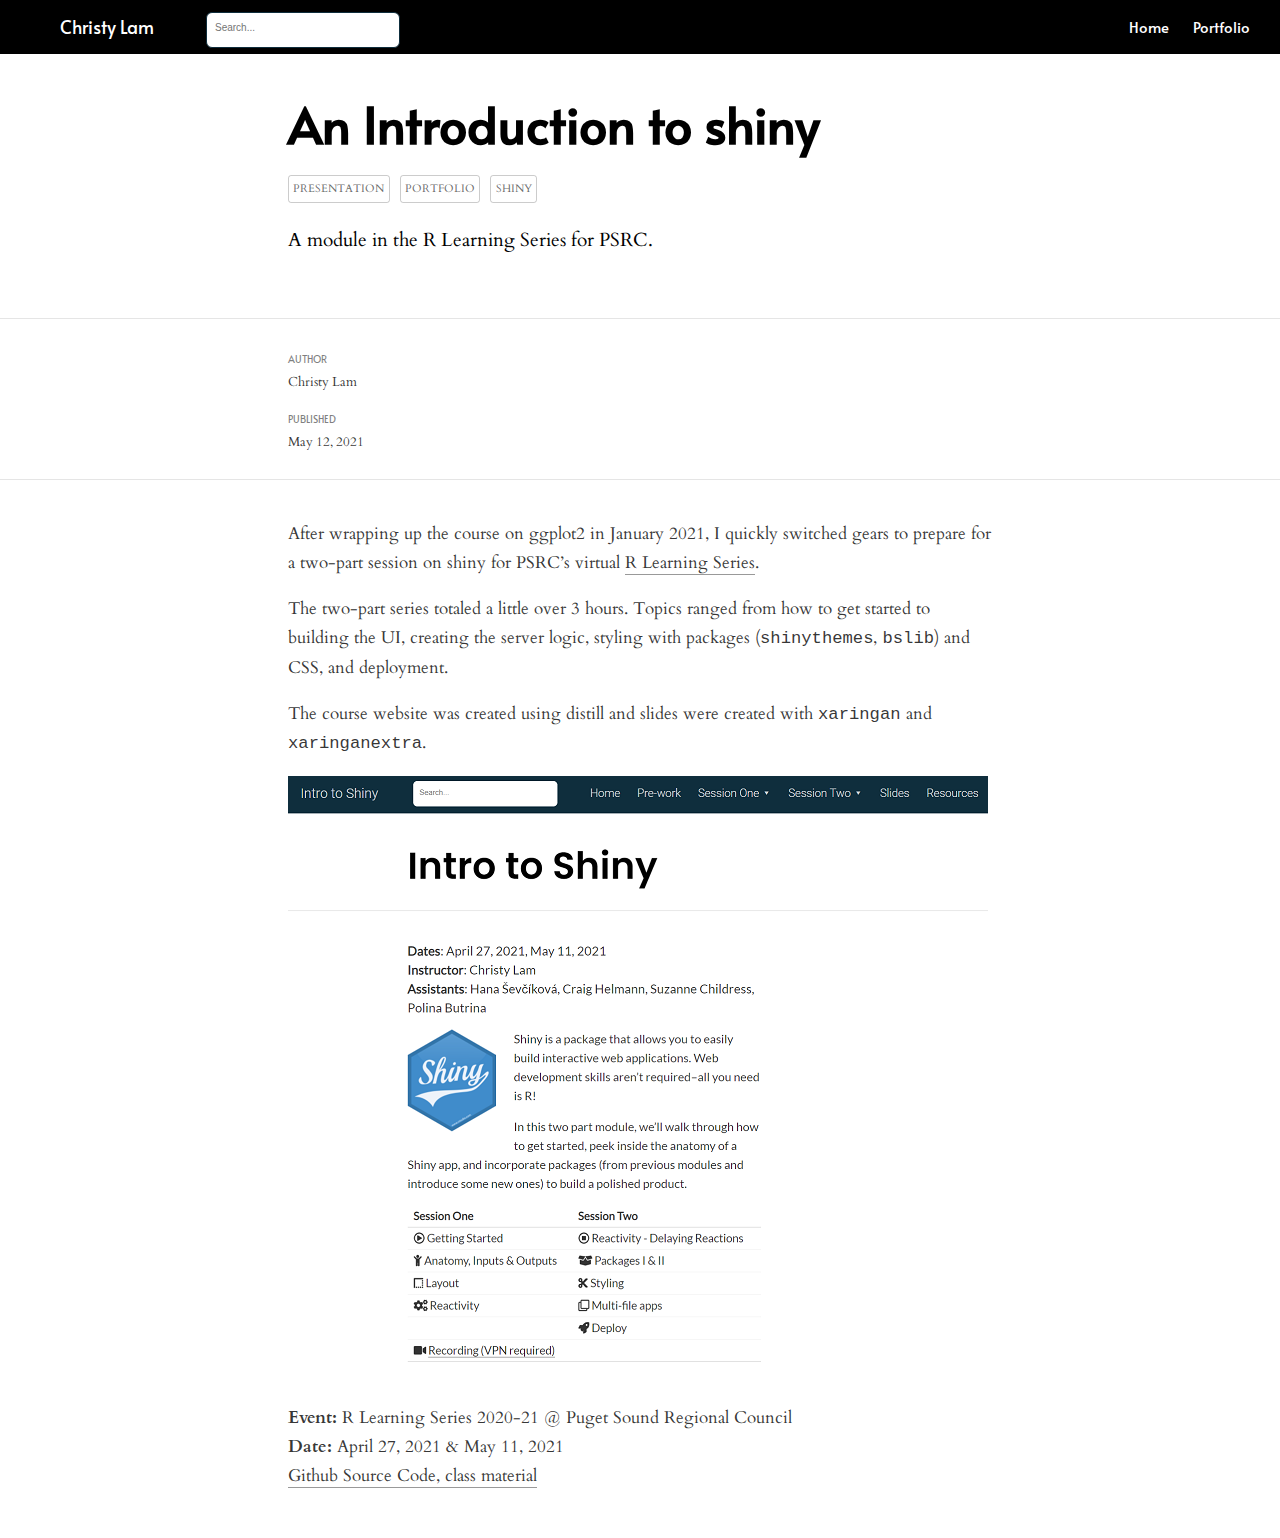
<file: docs/posts/2021-05-12-an-introduction-to-shiny/index.html>
<!DOCTYPE html>

<html xmlns="http://www.w3.org/1999/xhtml" lang="" xml:lang="">

<head>
  <meta charset="utf-8"/>
  <meta name="viewport" content="width=device-width, initial-scale=1"/>
  <meta http-equiv="X-UA-Compatible" content="IE=Edge,chrome=1"/>
  <meta name="generator" content="distill" />

  <style type="text/css">
  /* Hide doc at startup (prevent jankiness while JS renders/transforms) */
  body {
    visibility: hidden;
  }
  </style>

 <!--radix_placeholder_import_source-->
 <!--/radix_placeholder_import_source-->

<style type="text/css">code{white-space: pre;}</style>
<style type="text/css" data-origin="pandoc">
pre > code.sourceCode { white-space: pre; position: relative; }
pre > code.sourceCode > span { display: inline-block; line-height: 1.25; }
pre > code.sourceCode > span:empty { height: 1.2em; }
code.sourceCode > span { color: inherit; text-decoration: inherit; }
div.sourceCode { margin: 1em 0; }
pre.sourceCode { margin: 0; }
@media screen {
div.sourceCode { overflow: auto; }
}
@media print {
pre > code.sourceCode { white-space: pre-wrap; }
pre > code.sourceCode > span { text-indent: -5em; padding-left: 5em; }
}
pre.numberSource code
  { counter-reset: source-line 0; }
pre.numberSource code > span
  { position: relative; left: -4em; counter-increment: source-line; }
pre.numberSource code > span > a:first-child::before
  { content: counter(source-line);
    position: relative; left: -1em; text-align: right; vertical-align: baseline;
    border: none; display: inline-block;
    -webkit-touch-callout: none; -webkit-user-select: none;
    -khtml-user-select: none; -moz-user-select: none;
    -ms-user-select: none; user-select: none;
    padding: 0 4px; width: 4em;
    color: #aaaaaa;
  }
pre.numberSource { margin-left: 3em; border-left: 1px solid #aaaaaa;  padding-left: 4px; }
div.sourceCode
  {   }
@media screen {
pre > code.sourceCode > span > a:first-child::before { text-decoration: underline; }
}
code span.al { color: #ad0000; } /* Alert */
code span.an { color: #5e5e5e; } /* Annotation */
code span.at { color: #20794d; } /* Attribute */
code span.bn { color: #ad0000; } /* BaseN */
code span.bu { } /* BuiltIn */
code span.cf { color: #007ba5; } /* ControlFlow */
code span.ch { color: #20794d; } /* Char */
code span.cn { color: #8f5902; } /* Constant */
code span.co { color: #5e5e5e; } /* Comment */
code span.cv { color: #5e5e5e; font-style: italic; } /* CommentVar */
code span.do { color: #5e5e5e; font-style: italic; } /* Documentation */
code span.dt { color: #ad0000; } /* DataType */
code span.dv { color: #ad0000; } /* DecVal */
code span.er { color: #ad0000; } /* Error */
code span.ex { } /* Extension */
code span.fl { color: #ad0000; } /* Float */
code span.fu { color: #4758ab; } /* Function */
code span.im { } /* Import */
code span.in { color: #5e5e5e; } /* Information */
code span.kw { color: #007ba5; } /* Keyword */
code span.op { color: #5e5e5e; } /* Operator */
code span.ot { color: #007ba5; } /* Other */
code span.pp { color: #ad0000; } /* Preprocessor */
code span.sc { color: #20794d; } /* SpecialChar */
code span.ss { color: #20794d; } /* SpecialString */
code span.st { color: #20794d; } /* String */
code span.va { color: #111111; } /* Variable */
code span.vs { color: #20794d; } /* VerbatimString */
code span.wa { color: #5e5e5e; font-style: italic; } /* Warning */
</style>

  <!--radix_placeholder_meta_tags-->
<title>Christy Lam: An Introduction to shiny</title>

<meta property="description" itemprop="description" content="A module in the R Learning Series for PSRC."/>


<!--  https://schema.org/Article -->
<meta property="article:published" itemprop="datePublished" content="2021-05-12"/>
<meta property="article:created" itemprop="dateCreated" content="2021-05-12"/>
<meta name="article:author" content="Christy Lam"/>

<!--  https://developers.facebook.com/docs/sharing/webmasters#markup -->
<meta property="og:title" content="Christy Lam: An Introduction to shiny"/>
<meta property="og:type" content="article"/>
<meta property="og:description" content="A module in the R Learning Series for PSRC."/>
<meta property="og:locale" content="en_US"/>
<meta property="og:site_name" content="Christy Lam"/>

<!--  https://dev.twitter.com/cards/types/summary -->
<meta property="twitter:card" content="summary"/>
<meta property="twitter:title" content="Christy Lam: An Introduction to shiny"/>
<meta property="twitter:description" content="A module in the R Learning Series for PSRC."/>

<!--/radix_placeholder_meta_tags-->
  <!--radix_placeholder_rmarkdown_metadata-->

<script type="text/json" id="radix-rmarkdown-metadata">
{"type":"list","attributes":{"names":{"type":"character","attributes":{},"value":["title","description","author","date","preview","output","categories"]}},"value":[{"type":"character","attributes":{},"value":["An Introduction to shiny"]},{"type":"character","attributes":{},"value":["A module in the R Learning Series for PSRC."]},{"type":"list","attributes":{},"value":[{"type":"list","attributes":{"names":{"type":"character","attributes":{},"value":["name","url"]}},"value":[{"type":"character","attributes":{},"value":["Christy Lam"]},{"type":"list","attributes":{"names":{"type":"character","attributes":{},"value":[]}},"value":[]}]}]},{"type":"character","attributes":{},"value":["05-12-2021"]},{"type":"character","attributes":{},"value":["intro-shiny-site.png"]},{"type":"list","attributes":{"names":{"type":"character","attributes":{},"value":["distill::distill_article"]}},"value":[{"type":"list","attributes":{"names":{"type":"character","attributes":{},"value":["self_contained"]}},"value":[{"type":"logical","attributes":{},"value":[false]}]}]},{"type":"character","attributes":{},"value":["presentation","portfolio","shiny"]}]}
</script>
<!--/radix_placeholder_rmarkdown_metadata-->
  
  <script type="text/json" id="radix-resource-manifest">
  {"type":"character","attributes":{},"value":["an-introduction-to-shiny_files/anchor-4.2.2/anchor.min.js","an-introduction-to-shiny_files/bowser-1.9.3/bowser.min.js","an-introduction-to-shiny_files/distill-2.2.21/template.v2.js","an-introduction-to-shiny_files/header-attrs-2.6.6/header-attrs.js","an-introduction-to-shiny_files/jquery-1.11.3/jquery.min.js","an-introduction-to-shiny_files/popper-2.6.0/popper.min.js","an-introduction-to-shiny_files/tippy-6.2.7/tippy-bundle.umd.min.js","an-introduction-to-shiny_files/tippy-6.2.7/tippy-light-border.css","an-introduction-to-shiny_files/tippy-6.2.7/tippy.css","an-introduction-to-shiny_files/tippy-6.2.7/tippy.umd.min.js","an-introduction-to-shiny_files/webcomponents-2.0.0/webcomponents.js","intro-shiny-site-link.png","intro-shiny-site.png"]}
  </script>
  <!--radix_placeholder_navigation_in_header-->
<meta name="distill:offset" content="../.."/>

<script type="application/javascript">

  window.headroom_prevent_pin = false;

  window.document.addEventListener("DOMContentLoaded", function (event) {

    // initialize headroom for banner
    var header = $('header').get(0);
    var headerHeight = header.offsetHeight;
    var headroom = new Headroom(header, {
      tolerance: 5,
      onPin : function() {
        if (window.headroom_prevent_pin) {
          window.headroom_prevent_pin = false;
          headroom.unpin();
        }
      }
    });
    headroom.init();
    if(window.location.hash)
      headroom.unpin();
    $(header).addClass('headroom--transition');

    // offset scroll location for banner on hash change
    // (see: https://github.com/WickyNilliams/headroom.js/issues/38)
    window.addEventListener("hashchange", function(event) {
      window.scrollTo(0, window.pageYOffset - (headerHeight + 25));
    });

    // responsive menu
    $('.distill-site-header').each(function(i, val) {
      var topnav = $(this);
      var toggle = topnav.find('.nav-toggle');
      toggle.on('click', function() {
        topnav.toggleClass('responsive');
      });
    });

    // nav dropdowns
    $('.nav-dropbtn').click(function(e) {
      $(this).next('.nav-dropdown-content').toggleClass('nav-dropdown-active');
      $(this).parent().siblings('.nav-dropdown')
         .children('.nav-dropdown-content').removeClass('nav-dropdown-active');
    });
    $("body").click(function(e){
      $('.nav-dropdown-content').removeClass('nav-dropdown-active');
    });
    $(".nav-dropdown").click(function(e){
      e.stopPropagation();
    });
  });
</script>

<style type="text/css">

/* Theme (user-documented overrideables for nav appearance) */

.distill-site-nav {
  color: rgba(255, 255, 255, 0.8);
  background-color: #0F2E3D;
  font-size: 15px;
  font-weight: 300;
}

.distill-site-nav a {
  color: inherit;
  text-decoration: none;
}

.distill-site-nav a:hover {
  color: white;
}

@media print {
  .distill-site-nav {
    display: none;
  }
}

.distill-site-header {

}

.distill-site-footer {

}


/* Site Header */

.distill-site-header {
  width: 100%;
  box-sizing: border-box;
  z-index: 3;
}

.distill-site-header .nav-left {
  display: inline-block;
  margin-left: 8px;
}

@media screen and (max-width: 768px) {
  .distill-site-header .nav-left {
    margin-left: 0;
  }
}


.distill-site-header .nav-right {
  float: right;
  margin-right: 8px;
}

.distill-site-header a,
.distill-site-header .title {
  display: inline-block;
  text-align: center;
  padding: 14px 10px 14px 10px;
}

.distill-site-header .title {
  font-size: 18px;
  min-width: 150px;
}

.distill-site-header .logo {
  padding: 0;
}

.distill-site-header .logo img {
  display: none;
  max-height: 20px;
  width: auto;
  margin-bottom: -4px;
}

.distill-site-header .nav-image img {
  max-height: 18px;
  width: auto;
  display: inline-block;
  margin-bottom: -3px;
}



@media screen and (min-width: 1000px) {
  .distill-site-header .logo img {
    display: inline-block;
  }
  .distill-site-header .nav-left {
    margin-left: 20px;
  }
  .distill-site-header .nav-right {
    margin-right: 20px;
  }
  .distill-site-header .title {
    padding-left: 12px;
  }
}


.distill-site-header .nav-toggle {
  display: none;
}

.nav-dropdown {
  display: inline-block;
  position: relative;
}

.nav-dropdown .nav-dropbtn {
  border: none;
  outline: none;
  color: rgba(255, 255, 255, 0.8);
  padding: 16px 10px;
  background-color: transparent;
  font-family: inherit;
  font-size: inherit;
  font-weight: inherit;
  margin: 0;
  margin-top: 1px;
  z-index: 2;
}

.nav-dropdown-content {
  display: none;
  position: absolute;
  background-color: white;
  min-width: 200px;
  border: 1px solid rgba(0,0,0,0.15);
  border-radius: 4px;
  box-shadow: 0px 8px 16px 0px rgba(0,0,0,0.1);
  z-index: 1;
  margin-top: 2px;
  white-space: nowrap;
  padding-top: 4px;
  padding-bottom: 4px;
}

.nav-dropdown-content hr {
  margin-top: 4px;
  margin-bottom: 4px;
  border: none;
  border-bottom: 1px solid rgba(0, 0, 0, 0.1);
}

.nav-dropdown-active {
  display: block;
}

.nav-dropdown-content a, .nav-dropdown-content .nav-dropdown-header {
  color: black;
  padding: 6px 24px;
  text-decoration: none;
  display: block;
  text-align: left;
}

.nav-dropdown-content .nav-dropdown-header {
  display: block;
  padding: 5px 24px;
  padding-bottom: 0;
  text-transform: uppercase;
  font-size: 14px;
  color: #999999;
  white-space: nowrap;
}

.nav-dropdown:hover .nav-dropbtn {
  color: white;
}

.nav-dropdown-content a:hover {
  background-color: #ddd;
  color: black;
}

.nav-right .nav-dropdown-content {
  margin-left: -45%;
  right: 0;
}

@media screen and (max-width: 768px) {
  .distill-site-header a, .distill-site-header .nav-dropdown  {display: none;}
  .distill-site-header a.nav-toggle {
    float: right;
    display: block;
  }
  .distill-site-header .title {
    margin-left: 0;
  }
  .distill-site-header .nav-right {
    margin-right: 0;
  }
  .distill-site-header {
    overflow: hidden;
  }
  .nav-right .nav-dropdown-content {
    margin-left: 0;
  }
}


@media screen and (max-width: 768px) {
  .distill-site-header.responsive {position: relative; min-height: 500px; }
  .distill-site-header.responsive a.nav-toggle {
    position: absolute;
    right: 0;
    top: 0;
  }
  .distill-site-header.responsive a,
  .distill-site-header.responsive .nav-dropdown {
    display: block;
    text-align: left;
  }
  .distill-site-header.responsive .nav-left,
  .distill-site-header.responsive .nav-right {
    width: 100%;
  }
  .distill-site-header.responsive .nav-dropdown {float: none;}
  .distill-site-header.responsive .nav-dropdown-content {position: relative;}
  .distill-site-header.responsive .nav-dropdown .nav-dropbtn {
    display: block;
    width: 100%;
    text-align: left;
  }
}

/* Site Footer */

.distill-site-footer {
  width: 100%;
  overflow: hidden;
  box-sizing: border-box;
  z-index: 3;
  margin-top: 30px;
  padding-top: 30px;
  padding-bottom: 30px;
  text-align: center;
}

/* Headroom */

d-title {
  padding-top: 6rem;
}

@media print {
  d-title {
    padding-top: 4rem;
  }
}

.headroom {
  z-index: 1000;
  position: fixed;
  top: 0;
  left: 0;
  right: 0;
}

.headroom--transition {
  transition: all .4s ease-in-out;
}

.headroom--unpinned {
  top: -100px;
}

.headroom--pinned {
  top: 0;
}

/* adjust viewport for navbar height */
/* helps vertically center bootstrap (non-distill) content */
.min-vh-100 {
  min-height: calc(100vh - 100px) !important;
}

</style>

<script src="../../site_libs/jquery-3.6.0/jquery-3.6.0.min.js"></script>
<link href="../../site_libs/font-awesome-6.4.2/css/all.min.css" rel="stylesheet"/>
<link href="../../site_libs/font-awesome-6.4.2/css/v4-shims.min.css" rel="stylesheet"/>
<script src="../../site_libs/headroom-0.9.4/headroom.min.js"></script>
<script src="../../site_libs/autocomplete-0.37.1/autocomplete.min.js"></script>
<script src="../../site_libs/fuse-6.4.1/fuse.min.js"></script>

<script type="application/javascript">

function getMeta(metaName) {
  var metas = document.getElementsByTagName('meta');
  for (let i = 0; i < metas.length; i++) {
    if (metas[i].getAttribute('name') === metaName) {
      return metas[i].getAttribute('content');
    }
  }
  return '';
}

function offsetURL(url) {
  var offset = getMeta('distill:offset');
  return offset ? offset + '/' + url : url;
}

function createFuseIndex() {

  // create fuse index
  var options = {
    keys: [
      { name: 'title', weight: 20 },
      { name: 'categories', weight: 15 },
      { name: 'description', weight: 10 },
      { name: 'contents', weight: 5 },
    ],
    ignoreLocation: true,
    threshold: 0
  };
  var fuse = new window.Fuse([], options);

  // fetch the main search.json
  return fetch(offsetURL('search.json'))
    .then(function(response) {
      if (response.status == 200) {
        return response.json().then(function(json) {
          // index main articles
          json.articles.forEach(function(article) {
            fuse.add(article);
          });
          // download collections and index their articles
          return Promise.all(json.collections.map(function(collection) {
            return fetch(offsetURL(collection)).then(function(response) {
              if (response.status === 200) {
                return response.json().then(function(articles) {
                  articles.forEach(function(article) {
                    fuse.add(article);
                  });
                })
              } else {
                return Promise.reject(
                  new Error('Unexpected status from search index request: ' +
                            response.status)
                );
              }
            });
          })).then(function() {
            return fuse;
          });
        });

      } else {
        return Promise.reject(
          new Error('Unexpected status from search index request: ' +
                      response.status)
        );
      }
    });
}

window.document.addEventListener("DOMContentLoaded", function (event) {

  // get search element (bail if we don't have one)
  var searchEl = window.document.getElementById('distill-search');
  if (!searchEl)
    return;

  createFuseIndex()
    .then(function(fuse) {

      // make search box visible
      searchEl.classList.remove('hidden');

      // initialize autocomplete
      var options = {
        autoselect: true,
        hint: false,
        minLength: 2,
      };
      window.autocomplete(searchEl, options, [{
        source: function(query, callback) {
          const searchOptions = {
            isCaseSensitive: false,
            shouldSort: true,
            minMatchCharLength: 2,
            limit: 10,
          };
          var results = fuse.search(query, searchOptions);
          callback(results
            .map(function(result) { return result.item; })
          );
        },
        templates: {
          suggestion: function(suggestion) {
            var img = suggestion.preview && Object.keys(suggestion.preview).length > 0
              ? `<img src="${offsetURL(suggestion.preview)}"</img>`
              : '';
            var html = `
              <div class="search-item">
                <h3>${suggestion.title}</h3>
                <div class="search-item-description">
                  ${suggestion.description || ''}
                </div>
                <div class="search-item-preview">
                  ${img}
                </div>
              </div>
            `;
            return html;
          }
        }
      }]).on('autocomplete:selected', function(event, suggestion) {
        window.location.href = offsetURL(suggestion.path);
      });
      // remove inline display style on autocompleter (we want to
      // manage responsive display via css)
      $('.algolia-autocomplete').css("display", "");
    })
    .catch(function(error) {
      console.log(error);
    });

});

</script>

<style type="text/css">

.nav-search {
  font-size: x-small;
}

/* Algolioa Autocomplete */

.algolia-autocomplete {
  display: inline-block;
  margin-left: 10px;
  vertical-align: sub;
  background-color: white;
  color: black;
  padding: 6px;
  padding-top: 8px;
  padding-bottom: 0;
  border-radius: 6px;
  border: 1px #0F2E3D solid;
  width: 180px;
}


@media screen and (max-width: 768px) {
  .distill-site-nav .algolia-autocomplete {
    display: none;
    visibility: hidden;
  }
  .distill-site-nav.responsive .algolia-autocomplete {
    display: inline-block;
    visibility: visible;
  }
  .distill-site-nav.responsive .algolia-autocomplete .aa-dropdown-menu {
    margin-left: 0;
    width: 400px;
    max-height: 400px;
  }
}

.algolia-autocomplete .aa-input, .algolia-autocomplete .aa-hint {
  width: 90%;
  outline: none;
  border: none;
}

.algolia-autocomplete .aa-hint {
  color: #999;
}
.algolia-autocomplete .aa-dropdown-menu {
  width: 550px;
  max-height: 70vh;
  overflow-x: visible;
  overflow-y: scroll;
  padding: 5px;
  margin-top: 3px;
  margin-left: -150px;
  background-color: #fff;
  border-radius: 5px;
  border: 1px solid #999;
  border-top: none;
}

.algolia-autocomplete .aa-dropdown-menu .aa-suggestion {
  cursor: pointer;
  padding: 5px 4px;
  border-bottom: 1px solid #eee;
}

.algolia-autocomplete .aa-dropdown-menu .aa-suggestion:last-of-type {
  border-bottom: none;
  margin-bottom: 2px;
}

.algolia-autocomplete .aa-dropdown-menu .aa-suggestion .search-item {
  overflow: hidden;
  font-size: 0.8em;
  line-height: 1.4em;
}

.algolia-autocomplete .aa-dropdown-menu .aa-suggestion .search-item h3 {
  font-size: 1rem;
  margin-block-start: 0;
  margin-block-end: 5px;
}

.algolia-autocomplete .aa-dropdown-menu .aa-suggestion .search-item-description {
  display: inline-block;
  overflow: hidden;
  height: 2.8em;
  width: 80%;
  margin-right: 4%;
}

.algolia-autocomplete .aa-dropdown-menu .aa-suggestion .search-item-preview {
  display: inline-block;
  width: 15%;
}

.algolia-autocomplete .aa-dropdown-menu .aa-suggestion .search-item-preview img {
  height: 3em;
  width: auto;
  display: none;
}

.algolia-autocomplete .aa-dropdown-menu .aa-suggestion .search-item-preview img[src] {
  display: initial;
}

.algolia-autocomplete .aa-dropdown-menu .aa-suggestion.aa-cursor {
  background-color: #eee;
}
.algolia-autocomplete .aa-dropdown-menu .aa-suggestion em {
  font-weight: bold;
  font-style: normal;
}

</style>


<!--/radix_placeholder_navigation_in_header-->
  <!--radix_placeholder_distill-->

<style type="text/css">

body {
  background-color: white;
}

.pandoc-table {
  width: 100%;
}

.pandoc-table>caption {
  margin-bottom: 10px;
}

.pandoc-table th:not([align]) {
  text-align: left;
}

.pagedtable-footer {
  font-size: 15px;
}

d-byline .byline {
  grid-template-columns: 2fr 2fr;
}

d-byline .byline h3 {
  margin-block-start: 1.5em;
}

d-byline .byline .authors-affiliations h3 {
  margin-block-start: 0.5em;
}

.authors-affiliations .orcid-id {
  width: 16px;
  height:16px;
  margin-left: 4px;
  margin-right: 4px;
  vertical-align: middle;
  padding-bottom: 2px;
}

d-title .dt-tags {
  margin-top: 1em;
  grid-column: text;
}

.dt-tags .dt-tag {
  text-decoration: none;
  display: inline-block;
  color: rgba(0,0,0,0.6);
  padding: 0em 0.4em;
  margin-right: 0.5em;
  margin-bottom: 0.4em;
  font-size: 70%;
  border: 1px solid rgba(0,0,0,0.2);
  border-radius: 3px;
  text-transform: uppercase;
  font-weight: 500;
}

d-article table.gt_table td,
d-article table.gt_table th {
  border-bottom: none;
  font-size: 100%;
}

.html-widget {
  margin-bottom: 2.0em;
}

.l-screen-inset {
  padding-right: 16px;
}

.l-screen .caption {
  margin-left: 10px;
}

.shaded {
  background: rgb(247, 247, 247);
  padding-top: 20px;
  padding-bottom: 20px;
  border-top: 1px solid rgba(0, 0, 0, 0.1);
  border-bottom: 1px solid rgba(0, 0, 0, 0.1);
}

.shaded .html-widget {
  margin-bottom: 0;
  border: 1px solid rgba(0, 0, 0, 0.1);
}

.shaded .shaded-content {
  background: white;
}

.text-output {
  margin-top: 0;
  line-height: 1.5em;
}

.hidden {
  display: none !important;
}

hr.section-separator {
  border: none;
  border-top: 1px solid rgba(0, 0, 0, 0.1);
  margin: 0px;
}


d-byline {
  border-top: none;
}

d-article {
  padding-top: 2.5rem;
  padding-bottom: 30px;
  border-top: none;
}

d-appendix {
  padding-top: 30px;
}

d-article>p>img {
  width: 100%;
}

d-article h2 {
  margin: 1rem 0 1.5rem 0;
}

d-article h3 {
  margin-top: 1.5rem;
}

d-article iframe {
  border: 1px solid rgba(0, 0, 0, 0.1);
  margin-bottom: 2.0em;
  width: 100%;
}

/* Tweak code blocks */

d-article div.sourceCode code,
d-article pre code {
  font-family: Consolas, Monaco, 'Andale Mono', 'Ubuntu Mono', monospace;
}

d-article pre,
d-article div.sourceCode,
d-article div.sourceCode pre {
  overflow: auto;
}

d-article div.sourceCode {
  background-color: white;
}

d-article div.sourceCode pre {
  padding-left: 10px;
  font-size: 12px;
  border-left: 2px solid rgba(0,0,0,0.1);
}

d-article pre {
  font-size: 12px;
  color: black;
  background: none;
  margin-top: 0;
  text-align: left;
  white-space: pre;
  word-spacing: normal;
  word-break: normal;
  word-wrap: normal;
  line-height: 1.5;

  -moz-tab-size: 4;
  -o-tab-size: 4;
  tab-size: 4;

  -webkit-hyphens: none;
  -moz-hyphens: none;
  -ms-hyphens: none;
  hyphens: none;
}

d-article pre a {
  border-bottom: none;
}

d-article pre a:hover {
  border-bottom: none;
  text-decoration: underline;
}

d-article details {
  grid-column: text;
  margin-bottom: 0.8em;
}

@media(min-width: 768px) {

d-article pre,
d-article div.sourceCode,
d-article div.sourceCode pre {
  overflow: visible !important;
}

d-article div.sourceCode pre {
  padding-left: 18px;
  font-size: 14px;
}

/* tweak for Pandoc numbered line within distill */
d-article pre.numberSource code > span {
    left: -2em;
}

d-article pre {
  font-size: 14px;
}

}

figure img.external {
  background: white;
  border: 1px solid rgba(0, 0, 0, 0.1);
  box-shadow: 0 1px 8px rgba(0, 0, 0, 0.1);
  padding: 18px;
  box-sizing: border-box;
}

/* CSS for d-contents */

.d-contents {
  grid-column: text;
  color: rgba(0,0,0,0.8);
  font-size: 0.9em;
  padding-bottom: 1em;
  margin-bottom: 1em;
  padding-bottom: 0.5em;
  margin-bottom: 1em;
  padding-left: 0.25em;
  justify-self: start;
}

@media(min-width: 1000px) {
  .d-contents.d-contents-float {
    height: 0;
    grid-column-start: 1;
    grid-column-end: 4;
    justify-self: center;
    padding-right: 3em;
    padding-left: 2em;
  }
}

.d-contents nav h3 {
  font-size: 18px;
  margin-top: 0;
  margin-bottom: 1em;
}

.d-contents li {
  list-style-type: none
}

.d-contents nav > ul {
  padding-left: 0;
}

.d-contents ul {
  padding-left: 1em
}

.d-contents nav ul li {
  margin-top: 0.6em;
  margin-bottom: 0.2em;
}

.d-contents nav a {
  font-size: 13px;
  border-bottom: none;
  text-decoration: none
  color: rgba(0, 0, 0, 0.8);
}

.d-contents nav a:hover {
  text-decoration: underline solid rgba(0, 0, 0, 0.6)
}

.d-contents nav > ul > li > a {
  font-weight: 600;
}

.d-contents nav > ul > li > ul {
  font-weight: inherit;
}

.d-contents nav > ul > li > ul > li {
  margin-top: 0.2em;
}


.d-contents nav ul {
  margin-top: 0;
  margin-bottom: 0.25em;
}

.d-article-with-toc h2:nth-child(2) {
  margin-top: 0;
}


/* Figure */

.figure {
  position: relative;
  margin-bottom: 2.5em;
  margin-top: 1.5em;
}

.figure .caption {
  color: rgba(0, 0, 0, 0.6);
  font-size: 12px;
  line-height: 1.5em;
}

.figure img.external {
  background: white;
  border: 1px solid rgba(0, 0, 0, 0.1);
  box-shadow: 0 1px 8px rgba(0, 0, 0, 0.1);
  padding: 18px;
  box-sizing: border-box;
}

.figure .caption a {
  color: rgba(0, 0, 0, 0.6);
}

.figure .caption b,
.figure .caption strong, {
  font-weight: 600;
  color: rgba(0, 0, 0, 1.0);
}

/* Citations */

d-article .citation {
  color: inherit;
  cursor: inherit;
}

div.hanging-indent{
  margin-left: 1em; text-indent: -1em;
}

/* Citation hover box */

.tippy-box[data-theme~=light-border] {
  background-color: rgba(250, 250, 250, 0.95);
}

.tippy-content > p {
  margin-bottom: 0;
  padding: 2px;
}


/* Tweak 1000px media break to show more text */

@media(min-width: 1000px) {
  .base-grid,
  distill-header,
  d-title,
  d-abstract,
  d-article,
  d-appendix,
  distill-appendix,
  d-byline,
  d-footnote-list,
  d-citation-list,
  distill-footer {
    grid-template-columns: [screen-start] 1fr [page-start kicker-start] 80px [middle-start] 50px [text-start kicker-end] 65px 65px 65px 65px 65px 65px 65px 65px [text-end gutter-start] 65px [middle-end] 65px [page-end gutter-end] 1fr [screen-end];
    grid-column-gap: 16px;
  }

  .grid {
    grid-column-gap: 16px;
  }

  d-article {
    font-size: 1.06rem;
    line-height: 1.7em;
  }
  figure .caption, .figure .caption, figure figcaption {
    font-size: 13px;
  }
}

@media(min-width: 1180px) {
  .base-grid,
  distill-header,
  d-title,
  d-abstract,
  d-article,
  d-appendix,
  distill-appendix,
  d-byline,
  d-footnote-list,
  d-citation-list,
  distill-footer {
    grid-template-columns: [screen-start] 1fr [page-start kicker-start] 60px [middle-start] 60px [text-start kicker-end] 60px 60px 60px 60px 60px 60px 60px 60px [text-end gutter-start] 60px [middle-end] 60px [page-end gutter-end] 1fr [screen-end];
    grid-column-gap: 32px;
  }

  .grid {
    grid-column-gap: 32px;
  }
}


/* Get the citation styles for the appendix (not auto-injected on render since
   we do our own rendering of the citation appendix) */

d-appendix .citation-appendix,
.d-appendix .citation-appendix {
  font-size: 11px;
  line-height: 15px;
  border-left: 1px solid rgba(0, 0, 0, 0.1);
  padding-left: 18px;
  border: 1px solid rgba(0,0,0,0.1);
  background: rgba(0, 0, 0, 0.02);
  padding: 10px 18px;
  border-radius: 3px;
  color: rgba(150, 150, 150, 1);
  overflow: hidden;
  margin-top: -12px;
  white-space: pre-wrap;
  word-wrap: break-word;
}

/* Include appendix styles here so they can be overridden */

d-appendix {
  contain: layout style;
  font-size: 0.8em;
  line-height: 1.7em;
  margin-top: 60px;
  margin-bottom: 0;
  border-top: 1px solid rgba(0, 0, 0, 0.1);
  color: rgba(0,0,0,0.5);
  padding-top: 60px;
  padding-bottom: 48px;
}

d-appendix h3 {
  grid-column: page-start / text-start;
  font-size: 15px;
  font-weight: 500;
  margin-top: 1em;
  margin-bottom: 0;
  color: rgba(0,0,0,0.65);
}

d-appendix h3 + * {
  margin-top: 1em;
}

d-appendix ol {
  padding: 0 0 0 15px;
}

@media (min-width: 768px) {
  d-appendix ol {
    padding: 0 0 0 30px;
    margin-left: -30px;
  }
}

d-appendix li {
  margin-bottom: 1em;
}

d-appendix a {
  color: rgba(0, 0, 0, 0.6);
}

d-appendix > * {
  grid-column: text;
}

d-appendix > d-footnote-list,
d-appendix > d-citation-list,
d-appendix > distill-appendix {
  grid-column: screen;
}

/* Include footnote styles here so they can be overridden */

d-footnote-list {
  contain: layout style;
}

d-footnote-list > * {
  grid-column: text;
}

d-footnote-list a.footnote-backlink {
  color: rgba(0,0,0,0.3);
  padding-left: 0.5em;
}



/* Anchor.js */

.anchorjs-link {
  /*transition: all .25s linear; */
  text-decoration: none;
  border-bottom: none;
}
*:hover > .anchorjs-link {
  margin-left: -1.125em !important;
  text-decoration: none;
  border-bottom: none;
}

/* Social footer */

.social_footer {
  margin-top: 30px;
  margin-bottom: 0;
  color: rgba(0,0,0,0.67);
}

.disqus-comments {
  margin-right: 30px;
}

.disqus-comment-count {
  border-bottom: 1px solid rgba(0, 0, 0, 0.4);
  cursor: pointer;
}

#disqus_thread {
  margin-top: 30px;
}

.article-sharing a {
  border-bottom: none;
  margin-right: 8px;
}

.article-sharing a:hover {
  border-bottom: none;
}

.sidebar-section.subscribe {
  font-size: 12px;
  line-height: 1.6em;
}

.subscribe p {
  margin-bottom: 0.5em;
}


.article-footer .subscribe {
  font-size: 15px;
  margin-top: 45px;
}


.sidebar-section.custom {
  font-size: 12px;
  line-height: 1.6em;
}

.custom p {
  margin-bottom: 0.5em;
}

/* Styles for listing layout (hide title) */
.layout-listing d-title, .layout-listing .d-title {
  display: none;
}

/* Styles for posts lists (not auto-injected) */


.posts-with-sidebar {
  padding-left: 45px;
  padding-right: 45px;
}

.posts-list .description h2,
.posts-list .description p {
  font-family: -apple-system, BlinkMacSystemFont, "Segoe UI", Roboto, Oxygen, Ubuntu, Cantarell, "Fira Sans", "Droid Sans", "Helvetica Neue", Arial, sans-serif;
}

.posts-list .description h2 {
  font-weight: 700;
  border-bottom: none;
  padding-bottom: 0;
}

.posts-list h2.post-tag {
  border-bottom: 1px solid rgba(0, 0, 0, 0.2);
  padding-bottom: 12px;
}
.posts-list {
  margin-top: 60px;
  margin-bottom: 24px;
}

.posts-list .post-preview {
  text-decoration: none;
  overflow: hidden;
  display: block;
  border-bottom: 1px solid rgba(0, 0, 0, 0.1);
  padding: 24px 0;
}

.post-preview-last {
  border-bottom: none !important;
}

.posts-list .posts-list-caption {
  grid-column: screen;
  font-weight: 400;
}

.posts-list .post-preview h2 {
  margin: 0 0 6px 0;
  line-height: 1.2em;
  font-style: normal;
  font-size: 24px;
}

.posts-list .post-preview p {
  margin: 0 0 12px 0;
  line-height: 1.4em;
  font-size: 16px;
}

.posts-list .post-preview .thumbnail {
  box-sizing: border-box;
  margin-bottom: 24px;
  position: relative;
  max-width: 500px;
}
.posts-list .post-preview img {
  width: 100%;
  display: block;
}

.posts-list .metadata {
  font-size: 12px;
  line-height: 1.4em;
  margin-bottom: 18px;
}

.posts-list .metadata > * {
  display: inline-block;
}

.posts-list .metadata .publishedDate {
  margin-right: 2em;
}

.posts-list .metadata .dt-authors {
  display: block;
  margin-top: 0.3em;
  margin-right: 2em;
}

.posts-list .dt-tags {
  display: block;
  line-height: 1em;
}

.posts-list .dt-tags .dt-tag {
  display: inline-block;
  color: rgba(0,0,0,0.6);
  padding: 0.3em 0.4em;
  margin-right: 0.2em;
  margin-bottom: 0.4em;
  font-size: 60%;
  border: 1px solid rgba(0,0,0,0.2);
  border-radius: 3px;
  text-transform: uppercase;
  font-weight: 500;
}

.posts-list img {
  opacity: 1;
}

.posts-list img[data-src] {
  opacity: 0;
}

.posts-more {
  clear: both;
}


.posts-sidebar {
  font-size: 16px;
}

.posts-sidebar h3 {
  font-size: 16px;
  margin-top: 0;
  margin-bottom: 0.5em;
  font-weight: 400;
  text-transform: uppercase;
}

.sidebar-section {
  margin-bottom: 30px;
}

.categories ul {
  list-style-type: none;
  margin: 0;
  padding: 0;
}

.categories li {
  color: rgba(0, 0, 0, 0.8);
  margin-bottom: 0;
}

.categories li>a {
  border-bottom: none;
}

.categories li>a:hover {
  border-bottom: 1px solid rgba(0, 0, 0, 0.4);
}

.categories .active {
  font-weight: 600;
}

.categories .category-count {
  color: rgba(0, 0, 0, 0.4);
}


@media(min-width: 768px) {
  .posts-list .post-preview h2 {
    font-size: 26px;
  }
  .posts-list .post-preview .thumbnail {
    float: right;
    width: 30%;
    margin-bottom: 0;
  }
  .posts-list .post-preview .description {
    float: left;
    width: 45%;
  }
  .posts-list .post-preview .metadata {
    float: left;
    width: 20%;
    margin-top: 8px;
  }
  .posts-list .post-preview p {
    margin: 0 0 12px 0;
    line-height: 1.5em;
    font-size: 16px;
  }
  .posts-with-sidebar .posts-list {
    float: left;
    width: 75%;
  }
  .posts-with-sidebar .posts-sidebar {
    float: right;
    width: 20%;
    margin-top: 60px;
    padding-top: 24px;
    padding-bottom: 24px;
  }
}


/* Improve display for browsers without grid (IE/Edge <= 15) */

.downlevel {
  line-height: 1.6em;
  font-family: -apple-system, BlinkMacSystemFont, "Segoe UI", Roboto, Oxygen, Ubuntu, Cantarell, "Fira Sans", "Droid Sans", "Helvetica Neue", Arial, sans-serif;
  margin: 0;
}

.downlevel .d-title {
  padding-top: 6rem;
  padding-bottom: 1.5rem;
}

.downlevel .d-title h1 {
  font-size: 50px;
  font-weight: 700;
  line-height: 1.1em;
  margin: 0 0 0.5rem;
}

.downlevel .d-title p {
  font-weight: 300;
  font-size: 1.2rem;
  line-height: 1.55em;
  margin-top: 0;
}

.downlevel .d-byline {
  padding-top: 0.8em;
  padding-bottom: 0.8em;
  font-size: 0.8rem;
  line-height: 1.8em;
}

.downlevel .section-separator {
  border: none;
  border-top: 1px solid rgba(0, 0, 0, 0.1);
}

.downlevel .d-article {
  font-size: 1.06rem;
  line-height: 1.7em;
  padding-top: 1rem;
  padding-bottom: 2rem;
}


.downlevel .d-appendix {
  padding-left: 0;
  padding-right: 0;
  max-width: none;
  font-size: 0.8em;
  line-height: 1.7em;
  margin-bottom: 0;
  color: rgba(0,0,0,0.5);
  padding-top: 40px;
  padding-bottom: 48px;
}

.downlevel .footnotes ol {
  padding-left: 13px;
}

.downlevel .base-grid,
.downlevel .distill-header,
.downlevel .d-title,
.downlevel .d-abstract,
.downlevel .d-article,
.downlevel .d-appendix,
.downlevel .distill-appendix,
.downlevel .d-byline,
.downlevel .d-footnote-list,
.downlevel .d-citation-list,
.downlevel .distill-footer,
.downlevel .appendix-bottom,
.downlevel .posts-container {
  padding-left: 40px;
  padding-right: 40px;
}

@media(min-width: 768px) {
  .downlevel .base-grid,
  .downlevel .distill-header,
  .downlevel .d-title,
  .downlevel .d-abstract,
  .downlevel .d-article,
  .downlevel .d-appendix,
  .downlevel .distill-appendix,
  .downlevel .d-byline,
  .downlevel .d-footnote-list,
  .downlevel .d-citation-list,
  .downlevel .distill-footer,
  .downlevel .appendix-bottom,
  .downlevel .posts-container {
  padding-left: 150px;
  padding-right: 150px;
  max-width: 900px;
}
}

.downlevel pre code {
  display: block;
  border-left: 2px solid rgba(0, 0, 0, .1);
  padding: 0 0 0 20px;
  font-size: 14px;
}

.downlevel code, .downlevel pre {
  color: black;
  background: none;
  font-family: Consolas, Monaco, 'Andale Mono', 'Ubuntu Mono', monospace;
  text-align: left;
  white-space: pre;
  word-spacing: normal;
  word-break: normal;
  word-wrap: normal;
  line-height: 1.5;

  -moz-tab-size: 4;
  -o-tab-size: 4;
  tab-size: 4;

  -webkit-hyphens: none;
  -moz-hyphens: none;
  -ms-hyphens: none;
  hyphens: none;
}

.downlevel .posts-list .post-preview {
  color: inherit;
}



</style>

<script type="application/javascript">

function is_downlevel_browser() {
  if (bowser.isUnsupportedBrowser({ msie: "12", msedge: "16"},
                                 window.navigator.userAgent)) {
    return true;
  } else {
    return window.load_distill_framework === undefined;
  }
}

// show body when load is complete
function on_load_complete() {

  // add anchors
  if (window.anchors) {
    window.anchors.options.placement = 'left';
    window.anchors.add('d-article > h2, d-article > h3, d-article > h4, d-article > h5');
  }


  // set body to visible
  document.body.style.visibility = 'visible';

  // force redraw for leaflet widgets
  if (window.HTMLWidgets) {
    var maps = window.HTMLWidgets.findAll(".leaflet");
    $.each(maps, function(i, el) {
      var map = this.getMap();
      map.invalidateSize();
      map.eachLayer(function(layer) {
        if (layer instanceof L.TileLayer)
          layer.redraw();
      });
    });
  }

  // trigger 'shown' so htmlwidgets resize
  $('d-article').trigger('shown');
}

function init_distill() {

  init_common();

  // create front matter
  var front_matter = $('<d-front-matter></d-front-matter>');
  $('#distill-front-matter').wrap(front_matter);

  // create d-title
  $('.d-title').changeElementType('d-title');

  // separator
  var separator = '<hr class="section-separator" style="clear: both"/>';
  // prepend separator above appendix
  $('.d-byline').before(separator);
  $('.d-article').before(separator);

  // create d-byline
  var byline = $('<d-byline></d-byline>');
  $('.d-byline').replaceWith(byline);

  // create d-article
  var article = $('<d-article></d-article>');
  $('.d-article').wrap(article).children().unwrap();

  // move posts container into article
  $('.posts-container').appendTo($('d-article'));

  // create d-appendix
  $('.d-appendix').changeElementType('d-appendix');

  // flag indicating that we have appendix items
  var appendix = $('.appendix-bottom').children('h3').length > 0;

  // replace footnotes with <d-footnote>
  $('.footnote-ref').each(function(i, val) {
    appendix = true;
    var href = $(this).attr('href');
    var id = href.replace('#', '');
    var fn = $('#' + id);
    var fn_p = $('#' + id + '>p');
    fn_p.find('.footnote-back').remove();
    var text = fn_p.html();
    var dtfn = $('<d-footnote></d-footnote>');
    dtfn.html(text);
    $(this).replaceWith(dtfn);
  });
  // remove footnotes
  $('.footnotes').remove();

  // move refs into #references-listing
  $('#references-listing').replaceWith($('#refs'));

  $('h1.appendix, h2.appendix').each(function(i, val) {
    $(this).changeElementType('h3');
  });
  $('h3.appendix').each(function(i, val) {
    var id = $(this).attr('id');
    $('.d-contents a[href="#' + id + '"]').parent().remove();
    appendix = true;
    $(this).nextUntil($('h1, h2, h3')).addBack().appendTo($('d-appendix'));
  });

  // show d-appendix if we have appendix content
  $("d-appendix").css('display', appendix ? 'grid' : 'none');

  // localize layout chunks to just output
  $('.layout-chunk').each(function(i, val) {

    // capture layout
    var layout = $(this).attr('data-layout');

    // apply layout to markdown level block elements
    var elements = $(this).children().not('details, div.sourceCode, pre, script');
    elements.each(function(i, el) {
      var layout_div = $('<div class="' + layout + '"></div>');
      if (layout_div.hasClass('shaded')) {
        var shaded_content = $('<div class="shaded-content"></div>');
        $(this).wrap(shaded_content);
        $(this).parent().wrap(layout_div);
      } else {
        $(this).wrap(layout_div);
      }
    });


    // unwrap the layout-chunk div
    $(this).children().unwrap();
  });

  // remove code block used to force  highlighting css
  $('.distill-force-highlighting-css').parent().remove();

  // remove empty line numbers inserted by pandoc when using a
  // custom syntax highlighting theme, except when numbering line
  // in code chunk
  $('pre:not(.numberLines) code.sourceCode a:empty').remove();

  // load distill framework
  load_distill_framework();

  // wait for window.distillRunlevel == 4 to do post processing
  function distill_post_process() {

    if (!window.distillRunlevel || window.distillRunlevel < 4)
      return;

    // hide author/affiliations entirely if we have no authors
    var front_matter = JSON.parse($("#distill-front-matter").html());
    var have_authors = front_matter.authors && front_matter.authors.length > 0;
    if (!have_authors)
      $('d-byline').addClass('hidden');

    // article with toc class
    $('.d-contents').parent().addClass('d-article-with-toc');

    // strip links that point to #
    $('.authors-affiliations').find('a[href="#"]').removeAttr('href');

    // add orcid ids
    $('.authors-affiliations').find('.author').each(function(i, el) {
      var orcid_id = front_matter.authors[i].orcidID;
      var author_name = front_matter.authors[i].author
      if (orcid_id) {
        var a = $('<a></a>');
        a.attr('href', 'https://orcid.org/' + orcid_id);
        var img = $('<img></img>');
        img.addClass('orcid-id');
        img.attr('alt', author_name ? 'ORCID ID for ' + author_name : 'ORCID ID');
        img.attr('src','[data-uri]');
        a.append(img);
        $(this).append(a);
      }
    });

    // hide elements of author/affiliations grid that have no value
    function hide_byline_column(caption) {
      $('d-byline').find('h3:contains("' + caption + '")').parent().css('visibility', 'hidden');
    }

    // affiliations
    var have_affiliations = false;
    for (var i = 0; i<front_matter.authors.length; ++i) {
      var author = front_matter.authors[i];
      if (author.affiliation !== "&nbsp;") {
        have_affiliations = true;
        break;
      }
    }
    if (!have_affiliations)
      $('d-byline').find('h3:contains("Affiliations")').css('visibility', 'hidden');

    // published date
    if (!front_matter.publishedDate)
      hide_byline_column("Published");

    // document object identifier
    var doi = $('d-byline').find('h3:contains("DOI")');
    var doi_p = doi.next().empty();
    if (!front_matter.doi) {
      // if we have a citation and valid citationText then link to that
      if ($('#citation').length > 0 && front_matter.citationText) {
        doi.html('Citation');
        $('<a href="#citation"></a>')
          .text(front_matter.citationText)
          .appendTo(doi_p);
      } else {
        hide_byline_column("DOI");
      }
    } else {
      $('<a></a>')
         .attr('href', "https://doi.org/" + front_matter.doi)
         .html(front_matter.doi)
         .appendTo(doi_p);
    }

     // change plural form of authors/affiliations
    if (front_matter.authors.length === 1) {
      var grid = $('.authors-affiliations');
      grid.children('h3:contains("Authors")').text('Author');
      grid.children('h3:contains("Affiliations")').text('Affiliation');
    }

    // remove d-appendix and d-footnote-list local styles
    $('d-appendix > style:first-child').remove();
    $('d-footnote-list > style:first-child').remove();

    // move appendix-bottom entries to the bottom
    $('.appendix-bottom').appendTo('d-appendix').children().unwrap();
    $('.appendix-bottom').remove();

    // hoverable references
    $('span.citation[data-cites]').each(function() {
      const citeChild = $(this).children()[0]
      // Do not process if @xyz has been used without escaping and without bibliography activated
      // https://github.com/rstudio/distill/issues/466
      if (citeChild === undefined) return true

      if (citeChild.nodeName == "D-FOOTNOTE") {
        var fn = citeChild
        $(this).html(fn.shadowRoot.querySelector("sup"))
        $(this).id = fn.id
        fn.remove()
      }
      var refs = $(this).attr('data-cites').split(" ");
      var refHtml = refs.map(function(ref) {
        // Could use CSS.escape too here, we insure backward compatibility in navigator
        return "<p>" + $('div[id="ref-' + ref + '"]').html() + "</p>";
      }).join("\n");
      window.tippy(this, {
        allowHTML: true,
        content: refHtml,
        maxWidth: 500,
        interactive: true,
        interactiveBorder: 10,
        theme: 'light-border',
        placement: 'bottom-start'
      });
    });

    // fix footnotes in tables (#411)
    // replacing broken distill.pub feature
    $('table d-footnote').each(function() {
      // we replace internal showAtNode methode which is triggered when hovering a footnote
      this.hoverBox.showAtNode = function(node) {
        // ported from https://github.com/distillpub/template/pull/105/files
        calcOffset = function(elem) {
            let x = elem.offsetLeft;
            let y = elem.offsetTop;
            // Traverse upwards until an `absolute` element is found or `elem`
            // becomes null.
            while (elem = elem.offsetParent && elem.style.position != 'absolute') {
                x += elem.offsetLeft;
                y += elem.offsetTop;
            }

            return { left: x, top: y };
        }
        // https://developer.mozilla.org/en-US/docs/Web/API/HTMLElement/offsetTop
        const bbox = node.getBoundingClientRect();
        const offset = calcOffset(node);
        this.show([offset.left + bbox.width, offset.top + bbox.height]);
      }
    })

    // clear polling timer
    clearInterval(tid);

    // show body now that everything is ready
    on_load_complete();
  }

  var tid = setInterval(distill_post_process, 50);
  distill_post_process();

}

function init_downlevel() {

  init_common();

   // insert hr after d-title
  $('.d-title').after($('<hr class="section-separator"/>'));

  // check if we have authors
  var front_matter = JSON.parse($("#distill-front-matter").html());
  var have_authors = front_matter.authors && front_matter.authors.length > 0;

  // manage byline/border
  if (!have_authors)
    $('.d-byline').remove();
  $('.d-byline').after($('<hr class="section-separator"/>'));
  $('.d-byline a').remove();

  // remove toc
  $('.d-contents').remove();

  // move appendix elements
  $('h1.appendix, h2.appendix').each(function(i, val) {
    $(this).changeElementType('h3');
  });
  $('h3.appendix').each(function(i, val) {
    $(this).nextUntil($('h1, h2, h3')).addBack().appendTo($('.d-appendix'));
  });


  // inject headers into references and footnotes
  var refs_header = $('<h3></h3>');
  refs_header.text('References');
  $('#refs').prepend(refs_header);

  var footnotes_header = $('<h3></h3');
  footnotes_header.text('Footnotes');
  $('.footnotes').children('hr').first().replaceWith(footnotes_header);

  // move appendix-bottom entries to the bottom
  $('.appendix-bottom').appendTo('.d-appendix').children().unwrap();
  $('.appendix-bottom').remove();

  // remove appendix if it's empty
  if ($('.d-appendix').children().length === 0)
    $('.d-appendix').remove();

  // prepend separator above appendix
  $('.d-appendix').before($('<hr class="section-separator" style="clear: both"/>'));

  // trim code
  $('pre>code').each(function(i, val) {
    $(this).html($.trim($(this).html()));
  });

  // move posts-container right before article
  $('.posts-container').insertBefore($('.d-article'));

  $('body').addClass('downlevel');

  on_load_complete();
}


function init_common() {

  // jquery plugin to change element types
  (function($) {
    $.fn.changeElementType = function(newType) {
      var attrs = {};

      $.each(this[0].attributes, function(idx, attr) {
        attrs[attr.nodeName] = attr.nodeValue;
      });

      this.replaceWith(function() {
        return $("<" + newType + "/>", attrs).append($(this).contents());
      });
    };
  })(jQuery);

  // prevent underline for linked images
  $('a > img').parent().css({'border-bottom' : 'none'});

  // mark non-body figures created by knitr chunks as 100% width
  $('.layout-chunk').each(function(i, val) {
    var figures = $(this).find('img, .html-widget');
    // ignore leaflet img layers (#106)
    figures = figures.filter(':not(img[class*="leaflet"])')
    if ($(this).attr('data-layout') !== "l-body") {
      figures.css('width', '100%');
    } else {
      figures.css('max-width', '100%');
      figures.filter("[width]").each(function(i, val) {
        var fig = $(this);
        fig.css('width', fig.attr('width') + 'px');
      });

    }
  });

  // auto-append index.html to post-preview links in file: protocol
  // and in rstudio ide preview
  $('.post-preview').each(function(i, val) {
    if (window.location.protocol === "file:")
      $(this).attr('href', $(this).attr('href') + "index.html");
  });

  // get rid of index.html references in header
  if (window.location.protocol !== "file:") {
    $('.distill-site-header a[href]').each(function(i,val) {
      $(this).attr('href', $(this).attr('href').replace(/^index[.]html/, "./"));
    });
  }

  // add class to pandoc style tables
  $('tr.header').parent('thead').parent('table').addClass('pandoc-table');
  $('.kable-table').children('table').addClass('pandoc-table');

  // add figcaption style to table captions
  $('caption').parent('table').addClass("figcaption");

  // initialize posts list
  if (window.init_posts_list)
    window.init_posts_list();

  // implmement disqus comment link
  $('.disqus-comment-count').click(function() {
    window.headroom_prevent_pin = true;
    $('#disqus_thread').toggleClass('hidden');
    if (!$('#disqus_thread').hasClass('hidden')) {
      var offset = $(this).offset();
      $(window).resize();
      $('html, body').animate({
        scrollTop: offset.top - 35
      });
    }
  });
}

document.addEventListener('DOMContentLoaded', function() {
  if (is_downlevel_browser())
    init_downlevel();
  else
    window.addEventListener('WebComponentsReady', init_distill);
});

</script>

<style type="text/css">
/* base variables */

/* Edit the CSS properties in this file to create a custom
   Distill theme. Only edit values in the right column
   for each row; values shown are the CSS defaults.
   To return any property to the default,
   you may set its value to: unset
   All rows must end with a semi-colon.                      */

/* Optional: embed custom fonts here with `@import`          */
/* This must remain at the top of this file.                 */



html {
  /*-- Main font sizes --*/
  --title-size:      50px;
  --body-size:       1.06rem;
  --code-size:       14px;
  --aside-size:      12px;
  --fig-cap-size:    13px;
  /*-- Main font colors --*/
  --title-color:     #000000;
  --header-color:    rgba(0, 0, 0, 0.8);
  --body-color:      rgba(0, 0, 0, 0.8);
  --aside-color:     rgba(0, 0, 0, 0.6);
  --fig-cap-color:   rgba(0, 0, 0, 0.6);
  /*-- Specify custom fonts ~~~ must be imported above   --*/
  --heading-font:    sans-serif;
  --mono-font:       monospace;
  --body-font:       sans-serif;
  --navbar-font:     sans-serif;  /* websites + blogs only */
}

/*-- ARTICLE METADATA --*/
d-byline {
  --heading-size:    0.6rem;
  --heading-color:   rgba(0, 0, 0, 0.5);
  --body-size:       0.8rem;
  --body-color:      rgba(0, 0, 0, 0.8);
}

/*-- ARTICLE TABLE OF CONTENTS --*/
.d-contents {
  --heading-size:    18px;
  --contents-size:   13px;
}

/*-- ARTICLE APPENDIX --*/
d-appendix {
  --heading-size:    15px;
  --heading-color:   rgba(0, 0, 0, 0.65);
  --text-size:       0.8em;
  --text-color:      rgba(0, 0, 0, 0.5);
}

/*-- WEBSITE HEADER + FOOTER --*/
/* These properties only apply to Distill sites and blogs  */

.distill-site-header {
  --title-size:       18px;
  --text-color:       rgba(255, 255, 255, 0.8);
  --text-size:        15px;
  --hover-color:      white;
  --bkgd-color:       #0F2E3D;
}

.distill-site-footer {
  --text-color:       rgba(255, 255, 255, 0.8);
  --text-size:        15px;
  --hover-color:      white;
  --bkgd-color:       #0F2E3D;
}

/*-- Additional custom styles --*/
/* Add any additional CSS rules below                      */
</style>
<style type="text/css">
/* base variables */

/* Edit the CSS properties in this file to create a custom
   Distill theme. Only edit values in the right column
   for each row; values shown are the CSS defaults.
   To return any property to the default,
   you may set its value to: unset
   All rows must end with a semi-colon.                      */

/* Optional: embed custom fonts here with `@import`          */
/* This must remain at the top of this file.                 */
@import url('https://fonts.googleapis.com/css2?family=Cardo');
@import url('https://fonts.googleapis.com/css2?family=Alata');


html {
  /*-- Main font sizes --*/
  --title-size:      50px;
  --body-size:       1.075rem;                   /* edited */
  --code-size:       14px;
  --aside-size:      12px;
  --fig-cap-size:    13px;
  /*-- Main font colors --*/
  --title-color:     #000000;
  --heading-color:   rgba(0, 0, 0, 0.8);
  --body-color:      rgba(0, 0, 0, 0.8);
  --aside-color:     rgba(0, 0, 0, 0.6);
  --fig-cap-color:   rgba(0, 0, 0, 0.6);
  /*-- Specify custom fonts ~~~ must be imported above   --*/
  --heading-font:    'Alata', sans-serif;        /* edited */
  --mono-font:       monospace;
  --body-font:       'Cardo', serif;             /* edited */
  --navbar-font:     'Alata', sans-serif;        /* edited */
}

/*-- ARTICLE METADATA --*/
d-byline {
  --heading-size:    0.6rem;
  --heading-color:   rgba(0, 0, 0, 0.5);
  --body-size:       0.8rem;
  --body-color:      rgba(0, 0, 0, 0.8);
}

/*-- ARTICLE TABLE OF CONTENTS --*/
.d-contents {
  --heading-size:    18px;
  --contents-size:   13px;
}

/*-- ARTICLE APPENDIX --*/
d-appendix {
  --heading-size:    15px;
  --heading-color:   rgba(0, 0, 0, 0.65);
  --text-size:       1.075rem;                   /* edited */
  --text-color:      rgb(0, 0, 0);               /* edited */
}

/*-- WEBSITE HEADER + FOOTER --*/
/* These properties only apply to Distill sites and blogs  */

/*
.distill-site-header {
  --title-size:       18px;
  --text-color:       #000;
  --text-size:        15px;
  --hover-color:      #ff00ff;
  --bkgd-color:       #fff;
}
*/

.distill-site-header {
  --title-size:       18px;
  --text-color:       white;
  --text-size:        15px;
  --hover-color:      #c0d6e4;
  --bkgd-color:       #000;
}

.distill-site-footer {
  --text-color:       rgba(255, 255, 255, 0.8);
  --text-size:        15px;
  --hover-color:      white;
  --bkgd-color:       #0F2E3D;
}

/*-- Additional custom styles --*/


/* Change appearance of headers */
h1, h2, h3, h4, h5 {
    font-weight: 700;
}

/* Use specific font in the body of the text */

/*
html, body, p {
    font-weight: 200;
}
*/

ul > li::marker {
    font-weight: 700;
    font-size: 1.125em;
}
</style>
<style type="text/css">
/* base style */

/* FONT FAMILIES */

:root {
  --heading-default: -apple-system, BlinkMacSystemFont, "Segoe UI", Roboto, Oxygen, Ubuntu, Cantarell, "Fira Sans", "Droid Sans", "Helvetica Neue", Arial, sans-serif;
  --mono-default: Consolas, Monaco, 'Andale Mono', 'Ubuntu Mono', monospace;
  --body-default: -apple-system, BlinkMacSystemFont, "Segoe UI", Roboto, Oxygen, Ubuntu, Cantarell, "Fira Sans", "Droid Sans", "Helvetica Neue", Arial, sans-serif;
}

body,
.posts-list .post-preview p,
.posts-list .description p {
  font-family: var(--body-font), var(--body-default);
}

h1, h2, h3, h4, h5, h6,
.posts-list .post-preview h2,
.posts-list .description h2 {
  font-family: var(--heading-font), var(--heading-default);
}

d-article div.sourceCode code,
d-article pre code {
  font-family: var(--mono-font), var(--mono-default);
}


/*-- TITLE --*/
d-title h1,
.posts-list > h1 {
  color: var(--title-color, black);
}

d-title h1 {
  font-size: var(--title-size, 50px);
}

/*-- HEADERS --*/
d-article h1,
d-article h2,
d-article h3,
d-article h4,
d-article h5,
d-article h6 {
  color: var(--header-color, rgba(0, 0, 0, 0.8));
}

/*-- BODY --*/
d-article > p,  /* only text inside of <p> tags */
d-article > ul, /* lists */
d-article > ol {
  color: var(--body-color, rgba(0, 0, 0, 0.8));
  font-size: var(--body-size, 1.06rem);
}


/*-- CODE --*/
d-article div.sourceCode code,
d-article pre code {
  font-size: var(--code-size, 14px);
}

/*-- ASIDE --*/
d-article aside {
  font-size: var(--aside-size, 12px);
  color: var(--aside-color, rgba(0, 0, 0, 0.6));
}

/*-- FIGURE CAPTIONS --*/
figure .caption,
figure figcaption,
.figure .caption {
  font-size: var(--fig-cap-size, 13px);
  color: var(--fig-cap-color, rgba(0, 0, 0, 0.6));
}

/*-- METADATA --*/
d-byline h3 {
  font-size: var(--heading-size, 0.6rem);
  color: var(--heading-color, rgba(0, 0, 0, 0.5));
}

d-byline {
  font-size: var(--body-size, 0.8rem);
  color: var(--body-color, rgba(0, 0, 0, 0.8));
}

d-byline a,
d-article d-byline a {
  color: var(--body-color, rgba(0, 0, 0, 0.8));
}

/*-- TABLE OF CONTENTS --*/
.d-contents nav h3 {
  font-size: var(--heading-size, 18px);
}

.d-contents nav a {
  font-size: var(--contents-size, 13px);
}

/*-- APPENDIX --*/
d-appendix h3 {
  font-size: var(--heading-size, 15px);
  color: var(--heading-color, rgba(0, 0, 0, 0.65));
}

d-appendix {
  font-size: var(--text-size, 0.8em);
  color: var(--text-color, rgba(0, 0, 0, 0.5));
}

d-appendix d-footnote-list a.footnote-backlink {
  color: var(--text-color, rgba(0, 0, 0, 0.5));
}

/*-- WEBSITE HEADER + FOOTER --*/
.distill-site-header .title {
  font-size: var(--title-size, 18px);
  font-family: var(--navbar-font), var(--heading-default);
}

.distill-site-header a,
.nav-dropdown .nav-dropbtn {
  font-family: var(--navbar-font), var(--heading-default);
}

.nav-dropdown .nav-dropbtn {
  color: var(--text-color, rgba(255, 255, 255, 0.8));
  font-size: var(--text-size, 15px);
}

.distill-site-header a:hover,
.nav-dropdown:hover .nav-dropbtn {
  color: var(--hover-color, white);
}

.distill-site-header {
  font-size: var(--text-size, 15px);
  color: var(--text-color, rgba(255, 255, 255, 0.8));
  background-color: var(--bkgd-color, #0F2E3D);
}

.distill-site-footer {
  font-size: var(--text-size, 15px);
  color: var(--text-color, rgba(255, 255, 255, 0.8));
  background-color: var(--bkgd-color, #0F2E3D);
}

.distill-site-footer a:hover {
  color: var(--hover-color, white);
}</style>
<!--/radix_placeholder_distill-->
  <script src="../../site_libs/header-attrs-2.6.6/header-attrs.js"></script>
  <script src="../../site_libs/jquery-1.11.3/jquery.min.js"></script>
  <script src="../../site_libs/popper-2.6.0/popper.min.js"></script>
  <link href="../../site_libs/tippy-6.2.7/tippy.css" rel="stylesheet" />
  <link href="../../site_libs/tippy-6.2.7/tippy-light-border.css" rel="stylesheet" />
  <script src="../../site_libs/tippy-6.2.7/tippy.umd.min.js"></script>
  <script src="../../site_libs/anchor-4.2.2/anchor.min.js"></script>
  <script src="../../site_libs/bowser-1.9.3/bowser.min.js"></script>
  <script src="../../site_libs/webcomponents-2.0.0/webcomponents.js"></script>
  <script src="../../site_libs/distill-2.2.21/template.v2.js"></script>
  <!--radix_placeholder_site_in_header-->
<!--/radix_placeholder_site_in_header-->


</head>

<body>

<!--radix_placeholder_front_matter-->

<script id="distill-front-matter" type="text/json">
{"title":"An Introduction to shiny","description":"A module in the R Learning Series for PSRC.","authors":[{"author":"Christy Lam","authorURL":{},"affiliation":"&nbsp;","affiliationURL":"#","orcidID":""}],"publishedDate":"2021-05-12T00:00:00.000-07:00","citationText":"Lam, 2021"}
</script>

<!--/radix_placeholder_front_matter-->
<!--radix_placeholder_navigation_before_body-->
<header class="header header--fixed" role="banner">
<nav class="distill-site-nav distill-site-header">
<div class="nav-left">
<a href="../../index.html" class="title">Christy Lam</a>
<input id="distill-search" class="nav-search hidden" type="text" placeholder="Search..."/>
</div>
<div class="nav-right">
<a href="../../index.html">Home</a>
<a href="../../blog.html">Portfolio</a>
<a href="javascript:void(0);" class="nav-toggle">&#9776;</a>
</div>
</nav>
</header>
<!--/radix_placeholder_navigation_before_body-->
<!--radix_placeholder_site_before_body-->
<!--/radix_placeholder_site_before_body-->

<div class="d-title">
<h1>An Introduction to shiny</h1>
<!--radix_placeholder_categories-->
<div class="dt-tags">
  <a href="../../blog.html#category:presentation" class="dt-tag">presentation</a>
  <a href="../../blog.html#category:portfolio" class="dt-tag">portfolio</a>
  <a href="../../blog.html#category:shiny" class="dt-tag">shiny</a>
</div>
<!--/radix_placeholder_categories-->
<p><p>A module in the R Learning Series for PSRC.</p></p>
</div>

<div class="d-byline">
  Christy Lam true 
  
<br/>05-12-2021
</div>

<div class="d-article">
<p>After wrapping up the course on ggplot2 in January 2021, I quickly switched gears to prepare for a two-part session on shiny for PSRC’s virtual <a href="https://psrc.github.io/r-basics-I/">R Learning Series</a>.</p>
<p>The two-part series totaled a little over 3 hours. Topics ranged from how to get started to building the UI, creating the server logic, styling with packages (<code>shinythemes</code>, <code>bslib</code>) and CSS, and deployment.</p>
<p>The course website was created using distill and slides were created with <code>xaringan</code> and <code>xaringanextra</code>.</p>
<p><a href="https://psrc.github.io/intro-shiny-guide/"><img src="intro-shiny-site-link.png" alt="landing page of intro-shiny course site" /></a></p>
<p><strong>Event:</strong> R Learning Series 2020-21 @ Puget Sound Regional Council<br />
<strong>Date:</strong> April 27, 2021 &amp; May 11, 2021<br />
<a href="https://github.com/psrc/intro-shiny">Github Source Code, class material</a></p>
<div class="sourceCode" id="cb1"><pre class="sourceCode r distill-force-highlighting-css"><code class="sourceCode r"></code></pre></div>
<!--radix_placeholder_article_footer-->
<!--/radix_placeholder_article_footer-->
</div>

<div class="d-appendix">
</div>


<!--radix_placeholder_site_after_body-->
<!--/radix_placeholder_site_after_body-->
<!--radix_placeholder_appendices-->
<div class="appendix-bottom"></div>
<!--/radix_placeholder_appendices-->
<!--radix_placeholder_navigation_after_body-->
<!--/radix_placeholder_navigation_after_body-->

</body>

</html>
</file>
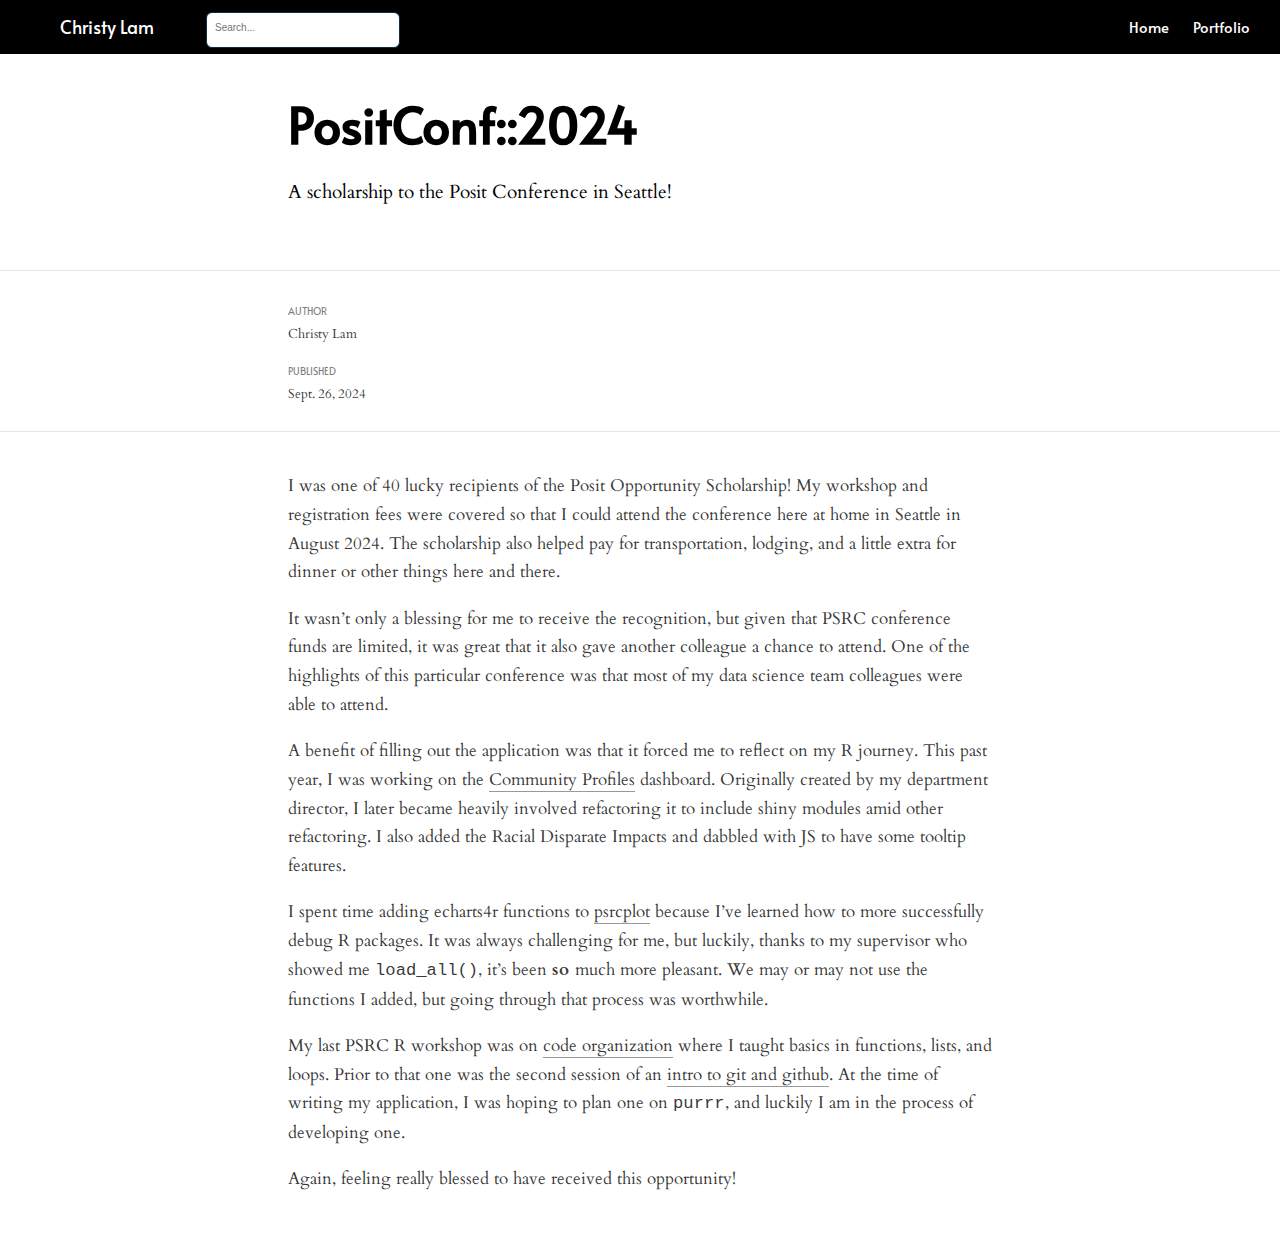
<file: docs/posts/2024-09-26-positconf2024/index.html>
<!DOCTYPE html>

<html xmlns="http://www.w3.org/1999/xhtml" lang="" xml:lang="">

<head>
  <meta charset="utf-8"/>
  <meta name="viewport" content="width=device-width, initial-scale=1"/>
  <meta http-equiv="X-UA-Compatible" content="IE=Edge,chrome=1"/>
  <meta name="generator" content="distill" />

  <style type="text/css">
  /* Hide doc at startup (prevent jankiness while JS renders/transforms) */
  body {
    visibility: hidden;
  }
  </style>

 <!--radix_placeholder_import_source-->
 <!--/radix_placeholder_import_source-->

<style type="text/css">code{white-space: pre;}</style>
<style type="text/css" data-origin="pandoc">
pre > code.sourceCode { white-space: pre; position: relative; }
pre > code.sourceCode > span { line-height: 1.25; }
pre > code.sourceCode > span:empty { height: 1.2em; }
.sourceCode { overflow: visible; }
code.sourceCode > span { color: inherit; text-decoration: inherit; }
div.sourceCode { margin: 1em 0; }
pre.sourceCode { margin: 0; }
@media screen {
div.sourceCode { overflow: auto; }
}
@media print {
pre > code.sourceCode { white-space: pre-wrap; }
pre > code.sourceCode > span { display: inline-block; text-indent: -5em; padding-left: 5em; }
}
pre.numberSource code
  { counter-reset: source-line 0; }
pre.numberSource code > span
  { position: relative; left: -4em; counter-increment: source-line; }
pre.numberSource code > span > a:first-child::before
  { content: counter(source-line);
    position: relative; left: -1em; text-align: right; vertical-align: baseline;
    border: none; display: inline-block;
    -webkit-touch-callout: none; -webkit-user-select: none;
    -khtml-user-select: none; -moz-user-select: none;
    -ms-user-select: none; user-select: none;
    padding: 0 4px; width: 4em;
    color: #aaaaaa;
  }
pre.numberSource { margin-left: 3em; border-left: 1px solid #aaaaaa;  padding-left: 4px; }
div.sourceCode
  { color: #00769e; background-color: #f1f3f5; }
@media screen {
pre > code.sourceCode > span > a:first-child::before { text-decoration: underline; }
}
code span { color: #00769e; } /* Normal */
code span.al { color: #ad0000; } /* Alert */
code span.an { color: #5e5e5e; } /* Annotation */
code span.at { color: #657422; } /* Attribute */
code span.bn { color: #ad0000; } /* BaseN */
code span.bu { } /* BuiltIn */
code span.cf { color: #00769e; } /* ControlFlow */
code span.ch { color: #20794d; } /* Char */
code span.cn { color: #8f5902; } /* Constant */
code span.co { color: #5e5e5e; } /* Comment */
code span.cv { color: #5e5e5e; font-style: italic; } /* CommentVar */
code span.do { color: #5e5e5e; font-style: italic; } /* Documentation */
code span.dt { color: #ad0000; } /* DataType */
code span.dv { color: #ad0000; } /* DecVal */
code span.er { color: #ad0000; } /* Error */
code span.ex { } /* Extension */
code span.fl { color: #ad0000; } /* Float */
code span.fu { color: #4758ab; } /* Function */
code span.im { } /* Import */
code span.in { color: #5e5e5e; } /* Information */
code span.kw { color: #00769e; } /* Keyword */
code span.op { color: #5e5e5e; } /* Operator */
code span.ot { color: #00769e; } /* Other */
code span.pp { color: #ad0000; } /* Preprocessor */
code span.sc { color: #5e5e5e; } /* SpecialChar */
code span.ss { color: #20794d; } /* SpecialString */
code span.st { color: #20794d; } /* String */
code span.va { color: #111111; } /* Variable */
code span.vs { color: #20794d; } /* VerbatimString */
code span.wa { color: #5e5e5e; font-style: italic; } /* Warning */
</style>


  <!--radix_placeholder_meta_tags-->
<title>Christy Lam: PositConf::2024</title>

<meta property="description" itemprop="description" content="A scholarship to the Posit Conference in Seattle!"/>


<!--  https://schema.org/Article -->
<meta property="article:published" itemprop="datePublished" content="2024-09-26"/>
<meta property="article:created" itemprop="dateCreated" content="2024-09-26"/>
<meta name="article:author" content="Christy Lam"/>

<!--  https://developers.facebook.com/docs/sharing/webmasters#markup -->
<meta property="og:title" content="Christy Lam: PositConf::2024"/>
<meta property="og:type" content="article"/>
<meta property="og:description" content="A scholarship to the Posit Conference in Seattle!"/>
<meta property="og:locale" content="en_US"/>
<meta property="og:site_name" content="Christy Lam"/>

<!--  https://dev.twitter.com/cards/types/summary -->
<meta property="twitter:card" content="summary"/>
<meta property="twitter:title" content="Christy Lam: PositConf::2024"/>
<meta property="twitter:description" content="A scholarship to the Posit Conference in Seattle!"/>

<!--/radix_placeholder_meta_tags-->
  <!--radix_placeholder_rmarkdown_metadata-->

<script type="text/json" id="radix-rmarkdown-metadata">
{"type":"list","attributes":{"names":{"type":"character","attributes":{},"value":["title","description","author","date","output"]}},"value":[{"type":"character","attributes":{},"value":["PositConf::2024"]},{"type":"character","attributes":{},"value":["A scholarship to the Posit Conference in Seattle!"]},{"type":"list","attributes":{},"value":[{"type":"list","attributes":{"names":{"type":"character","attributes":{},"value":["name","url"]}},"value":[{"type":"character","attributes":{},"value":["Christy Lam"]},{"type":"list","attributes":{"names":{"type":"character","attributes":{},"value":[]}},"value":[]}]}]},{"type":"character","attributes":{},"value":["2024-09-26"]},{"type":"list","attributes":{"names":{"type":"character","attributes":{},"value":["distill::distill_article"]}},"value":[{"type":"list","attributes":{"names":{"type":"character","attributes":{},"value":["self_contained"]}},"value":[{"type":"logical","attributes":{},"value":[false]}]}]}]}
</script>
<!--/radix_placeholder_rmarkdown_metadata-->
  
  <script type="text/json" id="radix-resource-manifest">
  {"type":"character","attributes":{},"value":["positconf2024_files/anchor-4.2.2/anchor.min.js","positconf2024_files/bowser-1.9.3/bowser.min.js","positconf2024_files/distill-2.2.21/template.v2.js","positconf2024_files/header-attrs-2.28/header-attrs.js","positconf2024_files/jquery-3.6.0/jquery-3.6.0.js","positconf2024_files/jquery-3.6.0/jquery-3.6.0.min.js","positconf2024_files/jquery-3.6.0/jquery-3.6.0.min.map","positconf2024_files/popper-2.6.0/popper.min.js","positconf2024_files/tippy-6.2.7/tippy-bundle.umd.min.js","positconf2024_files/tippy-6.2.7/tippy-light-border.css","positconf2024_files/tippy-6.2.7/tippy.css","positconf2024_files/tippy-6.2.7/tippy.umd.min.js","positconf2024_files/webcomponents-2.0.0/webcomponents.js"]}
  </script>
  <!--radix_placeholder_navigation_in_header-->
<meta name="distill:offset" content="../.."/>

<script type="application/javascript">

  window.headroom_prevent_pin = false;

  window.document.addEventListener("DOMContentLoaded", function (event) {

    // initialize headroom for banner
    var header = $('header').get(0);
    var headerHeight = header.offsetHeight;
    var headroom = new Headroom(header, {
      tolerance: 5,
      onPin : function() {
        if (window.headroom_prevent_pin) {
          window.headroom_prevent_pin = false;
          headroom.unpin();
        }
      }
    });
    headroom.init();
    if(window.location.hash)
      headroom.unpin();
    $(header).addClass('headroom--transition');

    // offset scroll location for banner on hash change
    // (see: https://github.com/WickyNilliams/headroom.js/issues/38)
    window.addEventListener("hashchange", function(event) {
      window.scrollTo(0, window.pageYOffset - (headerHeight + 25));
    });

    // responsive menu
    $('.distill-site-header').each(function(i, val) {
      var topnav = $(this);
      var toggle = topnav.find('.nav-toggle');
      toggle.on('click', function() {
        topnav.toggleClass('responsive');
      });
    });

    // nav dropdowns
    $('.nav-dropbtn').click(function(e) {
      $(this).next('.nav-dropdown-content').toggleClass('nav-dropdown-active');
      $(this).parent().siblings('.nav-dropdown')
         .children('.nav-dropdown-content').removeClass('nav-dropdown-active');
    });
    $("body").click(function(e){
      $('.nav-dropdown-content').removeClass('nav-dropdown-active');
    });
    $(".nav-dropdown").click(function(e){
      e.stopPropagation();
    });
  });
</script>

<style type="text/css">

/* Theme (user-documented overrideables for nav appearance) */

.distill-site-nav {
  color: rgba(255, 255, 255, 0.8);
  background-color: #0F2E3D;
  font-size: 15px;
  font-weight: 300;
}

.distill-site-nav a {
  color: inherit;
  text-decoration: none;
}

.distill-site-nav a:hover {
  color: white;
}

@media print {
  .distill-site-nav {
    display: none;
  }
}

.distill-site-header {

}

.distill-site-footer {

}


/* Site Header */

.distill-site-header {
  width: 100%;
  box-sizing: border-box;
  z-index: 3;
}

.distill-site-header .nav-left {
  display: inline-block;
  margin-left: 8px;
}

@media screen and (max-width: 768px) {
  .distill-site-header .nav-left {
    margin-left: 0;
  }
}


.distill-site-header .nav-right {
  float: right;
  margin-right: 8px;
}

.distill-site-header a,
.distill-site-header .title {
  display: inline-block;
  text-align: center;
  padding: 14px 10px 14px 10px;
}

.distill-site-header .title {
  font-size: 18px;
  min-width: 150px;
}

.distill-site-header .logo {
  padding: 0;
}

.distill-site-header .logo img {
  display: none;
  max-height: 20px;
  width: auto;
  margin-bottom: -4px;
}

.distill-site-header .nav-image img {
  max-height: 18px;
  width: auto;
  display: inline-block;
  margin-bottom: -3px;
}



@media screen and (min-width: 1000px) {
  .distill-site-header .logo img {
    display: inline-block;
  }
  .distill-site-header .nav-left {
    margin-left: 20px;
  }
  .distill-site-header .nav-right {
    margin-right: 20px;
  }
  .distill-site-header .title {
    padding-left: 12px;
  }
}


.distill-site-header .nav-toggle {
  display: none;
}

.nav-dropdown {
  display: inline-block;
  position: relative;
}

.nav-dropdown .nav-dropbtn {
  border: none;
  outline: none;
  color: rgba(255, 255, 255, 0.8);
  padding: 16px 10px;
  background-color: transparent;
  font-family: inherit;
  font-size: inherit;
  font-weight: inherit;
  margin: 0;
  margin-top: 1px;
  z-index: 2;
}

.nav-dropdown-content {
  display: none;
  position: absolute;
  background-color: white;
  min-width: 200px;
  border: 1px solid rgba(0,0,0,0.15);
  border-radius: 4px;
  box-shadow: 0px 8px 16px 0px rgba(0,0,0,0.1);
  z-index: 1;
  margin-top: 2px;
  white-space: nowrap;
  padding-top: 4px;
  padding-bottom: 4px;
}

.nav-dropdown-content hr {
  margin-top: 4px;
  margin-bottom: 4px;
  border: none;
  border-bottom: 1px solid rgba(0, 0, 0, 0.1);
}

.nav-dropdown-active {
  display: block;
}

.nav-dropdown-content a, .nav-dropdown-content .nav-dropdown-header {
  color: black;
  padding: 6px 24px;
  text-decoration: none;
  display: block;
  text-align: left;
}

.nav-dropdown-content .nav-dropdown-header {
  display: block;
  padding: 5px 24px;
  padding-bottom: 0;
  text-transform: uppercase;
  font-size: 14px;
  color: #999999;
  white-space: nowrap;
}

.nav-dropdown:hover .nav-dropbtn {
  color: white;
}

.nav-dropdown-content a:hover {
  background-color: #ddd;
  color: black;
}

.nav-right .nav-dropdown-content {
  margin-left: -45%;
  right: 0;
}

@media screen and (max-width: 768px) {
  .distill-site-header a, .distill-site-header .nav-dropdown  {display: none;}
  .distill-site-header a.nav-toggle {
    float: right;
    display: block;
  }
  .distill-site-header .title {
    margin-left: 0;
  }
  .distill-site-header .nav-right {
    margin-right: 0;
  }
  .distill-site-header {
    overflow: hidden;
  }
  .nav-right .nav-dropdown-content {
    margin-left: 0;
  }
}


@media screen and (max-width: 768px) {
  .distill-site-header.responsive {position: relative; min-height: 500px; }
  .distill-site-header.responsive a.nav-toggle {
    position: absolute;
    right: 0;
    top: 0;
  }
  .distill-site-header.responsive a,
  .distill-site-header.responsive .nav-dropdown {
    display: block;
    text-align: left;
  }
  .distill-site-header.responsive .nav-left,
  .distill-site-header.responsive .nav-right {
    width: 100%;
  }
  .distill-site-header.responsive .nav-dropdown {float: none;}
  .distill-site-header.responsive .nav-dropdown-content {position: relative;}
  .distill-site-header.responsive .nav-dropdown .nav-dropbtn {
    display: block;
    width: 100%;
    text-align: left;
  }
}

/* Site Footer */

.distill-site-footer {
  width: 100%;
  overflow: hidden;
  box-sizing: border-box;
  z-index: 3;
  margin-top: 30px;
  padding-top: 30px;
  padding-bottom: 30px;
  text-align: center;
}

/* Headroom */

d-title {
  padding-top: 6rem;
}

@media print {
  d-title {
    padding-top: 4rem;
  }
}

.headroom {
  z-index: 1000;
  position: fixed;
  top: 0;
  left: 0;
  right: 0;
}

.headroom--transition {
  transition: all .4s ease-in-out;
}

.headroom--unpinned {
  top: -100px;
}

.headroom--pinned {
  top: 0;
}

/* adjust viewport for navbar height */
/* helps vertically center bootstrap (non-distill) content */
.min-vh-100 {
  min-height: calc(100vh - 100px) !important;
}

</style>

<script src="../../site_libs/jquery-3.6.0/jquery-3.6.0.min.js"></script>
<link href="../../site_libs/font-awesome-6.4.2/css/all.min.css" rel="stylesheet"/>
<link href="../../site_libs/font-awesome-6.4.2/css/v4-shims.min.css" rel="stylesheet"/>
<script src="../../site_libs/headroom-0.9.4/headroom.min.js"></script>
<script src="../../site_libs/autocomplete-0.37.1/autocomplete.min.js"></script>
<script src="../../site_libs/fuse-6.4.1/fuse.min.js"></script>

<script type="application/javascript">

function getMeta(metaName) {
  var metas = document.getElementsByTagName('meta');
  for (let i = 0; i < metas.length; i++) {
    if (metas[i].getAttribute('name') === metaName) {
      return metas[i].getAttribute('content');
    }
  }
  return '';
}

function offsetURL(url) {
  var offset = getMeta('distill:offset');
  return offset ? offset + '/' + url : url;
}

function createFuseIndex() {

  // create fuse index
  var options = {
    keys: [
      { name: 'title', weight: 20 },
      { name: 'categories', weight: 15 },
      { name: 'description', weight: 10 },
      { name: 'contents', weight: 5 },
    ],
    ignoreLocation: true,
    threshold: 0
  };
  var fuse = new window.Fuse([], options);

  // fetch the main search.json
  return fetch(offsetURL('search.json'))
    .then(function(response) {
      if (response.status == 200) {
        return response.json().then(function(json) {
          // index main articles
          json.articles.forEach(function(article) {
            fuse.add(article);
          });
          // download collections and index their articles
          return Promise.all(json.collections.map(function(collection) {
            return fetch(offsetURL(collection)).then(function(response) {
              if (response.status === 200) {
                return response.json().then(function(articles) {
                  articles.forEach(function(article) {
                    fuse.add(article);
                  });
                })
              } else {
                return Promise.reject(
                  new Error('Unexpected status from search index request: ' +
                            response.status)
                );
              }
            });
          })).then(function() {
            return fuse;
          });
        });

      } else {
        return Promise.reject(
          new Error('Unexpected status from search index request: ' +
                      response.status)
        );
      }
    });
}

window.document.addEventListener("DOMContentLoaded", function (event) {

  // get search element (bail if we don't have one)
  var searchEl = window.document.getElementById('distill-search');
  if (!searchEl)
    return;

  createFuseIndex()
    .then(function(fuse) {

      // make search box visible
      searchEl.classList.remove('hidden');

      // initialize autocomplete
      var options = {
        autoselect: true,
        hint: false,
        minLength: 2,
      };
      window.autocomplete(searchEl, options, [{
        source: function(query, callback) {
          const searchOptions = {
            isCaseSensitive: false,
            shouldSort: true,
            minMatchCharLength: 2,
            limit: 10,
          };
          var results = fuse.search(query, searchOptions);
          callback(results
            .map(function(result) { return result.item; })
          );
        },
        templates: {
          suggestion: function(suggestion) {
            var img = suggestion.preview && Object.keys(suggestion.preview).length > 0
              ? `<img src="${offsetURL(suggestion.preview)}"</img>`
              : '';
            var html = `
              <div class="search-item">
                <h3>${suggestion.title}</h3>
                <div class="search-item-description">
                  ${suggestion.description || ''}
                </div>
                <div class="search-item-preview">
                  ${img}
                </div>
              </div>
            `;
            return html;
          }
        }
      }]).on('autocomplete:selected', function(event, suggestion) {
        window.location.href = offsetURL(suggestion.path);
      });
      // remove inline display style on autocompleter (we want to
      // manage responsive display via css)
      $('.algolia-autocomplete').css("display", "");
    })
    .catch(function(error) {
      console.log(error);
    });

});

</script>

<style type="text/css">

.nav-search {
  font-size: x-small;
}

/* Algolioa Autocomplete */

.algolia-autocomplete {
  display: inline-block;
  margin-left: 10px;
  vertical-align: sub;
  background-color: white;
  color: black;
  padding: 6px;
  padding-top: 8px;
  padding-bottom: 0;
  border-radius: 6px;
  border: 1px #0F2E3D solid;
  width: 180px;
}


@media screen and (max-width: 768px) {
  .distill-site-nav .algolia-autocomplete {
    display: none;
    visibility: hidden;
  }
  .distill-site-nav.responsive .algolia-autocomplete {
    display: inline-block;
    visibility: visible;
  }
  .distill-site-nav.responsive .algolia-autocomplete .aa-dropdown-menu {
    margin-left: 0;
    width: 400px;
    max-height: 400px;
  }
}

.algolia-autocomplete .aa-input, .algolia-autocomplete .aa-hint {
  width: 90%;
  outline: none;
  border: none;
}

.algolia-autocomplete .aa-hint {
  color: #999;
}
.algolia-autocomplete .aa-dropdown-menu {
  width: 550px;
  max-height: 70vh;
  overflow-x: visible;
  overflow-y: scroll;
  padding: 5px;
  margin-top: 3px;
  margin-left: -150px;
  background-color: #fff;
  border-radius: 5px;
  border: 1px solid #999;
  border-top: none;
}

.algolia-autocomplete .aa-dropdown-menu .aa-suggestion {
  cursor: pointer;
  padding: 5px 4px;
  border-bottom: 1px solid #eee;
}

.algolia-autocomplete .aa-dropdown-menu .aa-suggestion:last-of-type {
  border-bottom: none;
  margin-bottom: 2px;
}

.algolia-autocomplete .aa-dropdown-menu .aa-suggestion .search-item {
  overflow: hidden;
  font-size: 0.8em;
  line-height: 1.4em;
}

.algolia-autocomplete .aa-dropdown-menu .aa-suggestion .search-item h3 {
  font-size: 1rem;
  margin-block-start: 0;
  margin-block-end: 5px;
}

.algolia-autocomplete .aa-dropdown-menu .aa-suggestion .search-item-description {
  display: inline-block;
  overflow: hidden;
  height: 2.8em;
  width: 80%;
  margin-right: 4%;
}

.algolia-autocomplete .aa-dropdown-menu .aa-suggestion .search-item-preview {
  display: inline-block;
  width: 15%;
}

.algolia-autocomplete .aa-dropdown-menu .aa-suggestion .search-item-preview img {
  height: 3em;
  width: auto;
  display: none;
}

.algolia-autocomplete .aa-dropdown-menu .aa-suggestion .search-item-preview img[src] {
  display: initial;
}

.algolia-autocomplete .aa-dropdown-menu .aa-suggestion.aa-cursor {
  background-color: #eee;
}
.algolia-autocomplete .aa-dropdown-menu .aa-suggestion em {
  font-weight: bold;
  font-style: normal;
}

</style>


<!--/radix_placeholder_navigation_in_header-->
  <!--radix_placeholder_distill-->

<style type="text/css">

body {
  background-color: white;
}

.pandoc-table {
  width: 100%;
}

.pandoc-table>caption {
  margin-bottom: 10px;
}

.pandoc-table th:not([align]) {
  text-align: left;
}

.pagedtable-footer {
  font-size: 15px;
}

d-byline .byline {
  grid-template-columns: 2fr 2fr;
}

d-byline .byline h3 {
  margin-block-start: 1.5em;
}

d-byline .byline .authors-affiliations h3 {
  margin-block-start: 0.5em;
}

.authors-affiliations .orcid-id {
  width: 16px;
  height:16px;
  margin-left: 4px;
  margin-right: 4px;
  vertical-align: middle;
  padding-bottom: 2px;
}

d-title .dt-tags {
  margin-top: 1em;
  grid-column: text;
}

.dt-tags .dt-tag {
  text-decoration: none;
  display: inline-block;
  color: rgba(0,0,0,0.6);
  padding: 0em 0.4em;
  margin-right: 0.5em;
  margin-bottom: 0.4em;
  font-size: 70%;
  border: 1px solid rgba(0,0,0,0.2);
  border-radius: 3px;
  text-transform: uppercase;
  font-weight: 500;
}

d-article table.gt_table td,
d-article table.gt_table th {
  border-bottom: none;
  font-size: 100%;
}

.html-widget {
  margin-bottom: 2.0em;
}

.l-screen-inset {
  padding-right: 16px;
}

.l-screen .caption {
  margin-left: 10px;
}

.shaded {
  background: rgb(247, 247, 247);
  padding-top: 20px;
  padding-bottom: 20px;
  border-top: 1px solid rgba(0, 0, 0, 0.1);
  border-bottom: 1px solid rgba(0, 0, 0, 0.1);
}

.shaded .html-widget {
  margin-bottom: 0;
  border: 1px solid rgba(0, 0, 0, 0.1);
}

.shaded .shaded-content {
  background: white;
}

.text-output {
  margin-top: 0;
  line-height: 1.5em;
}

.hidden {
  display: none !important;
}

hr.section-separator {
  border: none;
  border-top: 1px solid rgba(0, 0, 0, 0.1);
  margin: 0px;
}


d-byline {
  border-top: none;
}

d-article {
  padding-top: 2.5rem;
  padding-bottom: 30px;
  border-top: none;
}

d-appendix {
  padding-top: 30px;
}

d-article>p>img {
  width: 100%;
}

d-article h2 {
  margin: 1rem 0 1.5rem 0;
}

d-article h3 {
  margin-top: 1.5rem;
}

d-article iframe {
  border: 1px solid rgba(0, 0, 0, 0.1);
  margin-bottom: 2.0em;
  width: 100%;
}

/* Tweak code blocks */

d-article div.sourceCode code,
d-article pre code {
  font-family: Consolas, Monaco, 'Andale Mono', 'Ubuntu Mono', monospace;
}

d-article pre,
d-article div.sourceCode,
d-article div.sourceCode pre {
  overflow: auto;
}

d-article div.sourceCode {
  background-color: white;
}

d-article div.sourceCode pre {
  padding-left: 10px;
  font-size: 12px;
  border-left: 2px solid rgba(0,0,0,0.1);
}

d-article pre {
  font-size: 12px;
  color: black;
  background: none;
  margin-top: 0;
  text-align: left;
  white-space: pre;
  word-spacing: normal;
  word-break: normal;
  word-wrap: normal;
  line-height: 1.5;

  -moz-tab-size: 4;
  -o-tab-size: 4;
  tab-size: 4;

  -webkit-hyphens: none;
  -moz-hyphens: none;
  -ms-hyphens: none;
  hyphens: none;
}

d-article pre a {
  border-bottom: none;
}

d-article pre a:hover {
  border-bottom: none;
  text-decoration: underline;
}

d-article details {
  grid-column: text;
  margin-bottom: 0.8em;
}

@media(min-width: 768px) {

d-article pre,
d-article div.sourceCode,
d-article div.sourceCode pre {
  overflow: visible !important;
}

d-article div.sourceCode pre {
  padding-left: 18px;
  font-size: 14px;
}

/* tweak for Pandoc numbered line within distill */
d-article pre.numberSource code > span {
    left: -2em;
}

d-article pre {
  font-size: 14px;
}

}

figure img.external {
  background: white;
  border: 1px solid rgba(0, 0, 0, 0.1);
  box-shadow: 0 1px 8px rgba(0, 0, 0, 0.1);
  padding: 18px;
  box-sizing: border-box;
}

/* CSS for d-contents */

.d-contents {
  grid-column: text;
  color: rgba(0,0,0,0.8);
  font-size: 0.9em;
  padding-bottom: 1em;
  margin-bottom: 1em;
  padding-bottom: 0.5em;
  margin-bottom: 1em;
  padding-left: 0.25em;
  justify-self: start;
}

@media(min-width: 1000px) {
  .d-contents.d-contents-float {
    height: 0;
    grid-column-start: 1;
    grid-column-end: 4;
    justify-self: center;
    padding-right: 3em;
    padding-left: 2em;
  }
}

.d-contents nav h3 {
  font-size: 18px;
  margin-top: 0;
  margin-bottom: 1em;
}

.d-contents li {
  list-style-type: none
}

.d-contents nav > ul {
  padding-left: 0;
}

.d-contents ul {
  padding-left: 1em
}

.d-contents nav ul li {
  margin-top: 0.6em;
  margin-bottom: 0.2em;
}

.d-contents nav a {
  font-size: 13px;
  border-bottom: none;
  text-decoration: none
  color: rgba(0, 0, 0, 0.8);
}

.d-contents nav a:hover {
  text-decoration: underline solid rgba(0, 0, 0, 0.6)
}

.d-contents nav > ul > li > a {
  font-weight: 600;
}

.d-contents nav > ul > li > ul {
  font-weight: inherit;
}

.d-contents nav > ul > li > ul > li {
  margin-top: 0.2em;
}


.d-contents nav ul {
  margin-top: 0;
  margin-bottom: 0.25em;
}

.d-article-with-toc h2:nth-child(2) {
  margin-top: 0;
}


/* Figure */

.figure {
  position: relative;
  margin-bottom: 2.5em;
  margin-top: 1.5em;
}

.figure .caption {
  color: rgba(0, 0, 0, 0.6);
  font-size: 12px;
  line-height: 1.5em;
}

.figure img.external {
  background: white;
  border: 1px solid rgba(0, 0, 0, 0.1);
  box-shadow: 0 1px 8px rgba(0, 0, 0, 0.1);
  padding: 18px;
  box-sizing: border-box;
}

.figure .caption a {
  color: rgba(0, 0, 0, 0.6);
}

.figure .caption b,
.figure .caption strong, {
  font-weight: 600;
  color: rgba(0, 0, 0, 1.0);
}

/* Citations */

d-article .citation {
  color: inherit;
  cursor: inherit;
}

div.hanging-indent{
  margin-left: 1em; text-indent: -1em;
}

/* Citation hover box */

.tippy-box[data-theme~=light-border] {
  background-color: rgba(250, 250, 250, 0.95);
}

.tippy-content > p {
  margin-bottom: 0;
  padding: 2px;
}


/* Tweak 1000px media break to show more text */

@media(min-width: 1000px) {
  .base-grid,
  distill-header,
  d-title,
  d-abstract,
  d-article,
  d-appendix,
  distill-appendix,
  d-byline,
  d-footnote-list,
  d-citation-list,
  distill-footer {
    grid-template-columns: [screen-start] 1fr [page-start kicker-start] 80px [middle-start] 50px [text-start kicker-end] 65px 65px 65px 65px 65px 65px 65px 65px [text-end gutter-start] 65px [middle-end] 65px [page-end gutter-end] 1fr [screen-end];
    grid-column-gap: 16px;
  }

  .grid {
    grid-column-gap: 16px;
  }

  d-article {
    font-size: 1.06rem;
    line-height: 1.7em;
  }
  figure .caption, .figure .caption, figure figcaption {
    font-size: 13px;
  }
}

@media(min-width: 1180px) {
  .base-grid,
  distill-header,
  d-title,
  d-abstract,
  d-article,
  d-appendix,
  distill-appendix,
  d-byline,
  d-footnote-list,
  d-citation-list,
  distill-footer {
    grid-template-columns: [screen-start] 1fr [page-start kicker-start] 60px [middle-start] 60px [text-start kicker-end] 60px 60px 60px 60px 60px 60px 60px 60px [text-end gutter-start] 60px [middle-end] 60px [page-end gutter-end] 1fr [screen-end];
    grid-column-gap: 32px;
  }

  .grid {
    grid-column-gap: 32px;
  }
}


/* Get the citation styles for the appendix (not auto-injected on render since
   we do our own rendering of the citation appendix) */

d-appendix .citation-appendix,
.d-appendix .citation-appendix {
  font-size: 11px;
  line-height: 15px;
  border-left: 1px solid rgba(0, 0, 0, 0.1);
  padding-left: 18px;
  border: 1px solid rgba(0,0,0,0.1);
  background: rgba(0, 0, 0, 0.02);
  padding: 10px 18px;
  border-radius: 3px;
  color: rgba(150, 150, 150, 1);
  overflow: hidden;
  margin-top: -12px;
  white-space: pre-wrap;
  word-wrap: break-word;
}

/* Include appendix styles here so they can be overridden */

d-appendix {
  contain: layout style;
  font-size: 0.8em;
  line-height: 1.7em;
  margin-top: 60px;
  margin-bottom: 0;
  border-top: 1px solid rgba(0, 0, 0, 0.1);
  color: rgba(0,0,0,0.5);
  padding-top: 60px;
  padding-bottom: 48px;
}

d-appendix h3 {
  grid-column: page-start / text-start;
  font-size: 15px;
  font-weight: 500;
  margin-top: 1em;
  margin-bottom: 0;
  color: rgba(0,0,0,0.65);
}

d-appendix h3 + * {
  margin-top: 1em;
}

d-appendix ol {
  padding: 0 0 0 15px;
}

@media (min-width: 768px) {
  d-appendix ol {
    padding: 0 0 0 30px;
    margin-left: -30px;
  }
}

d-appendix li {
  margin-bottom: 1em;
}

d-appendix a {
  color: rgba(0, 0, 0, 0.6);
}

d-appendix > * {
  grid-column: text;
}

d-appendix > d-footnote-list,
d-appendix > d-citation-list,
d-appendix > distill-appendix {
  grid-column: screen;
}

/* Include footnote styles here so they can be overridden */

d-footnote-list {
  contain: layout style;
}

d-footnote-list > * {
  grid-column: text;
}

d-footnote-list a.footnote-backlink {
  color: rgba(0,0,0,0.3);
  padding-left: 0.5em;
}



/* Anchor.js */

.anchorjs-link {
  /*transition: all .25s linear; */
  text-decoration: none;
  border-bottom: none;
}
*:hover > .anchorjs-link {
  margin-left: -1.125em !important;
  text-decoration: none;
  border-bottom: none;
}

/* Social footer */

.social_footer {
  margin-top: 30px;
  margin-bottom: 0;
  color: rgba(0,0,0,0.67);
}

.disqus-comments {
  margin-right: 30px;
}

.disqus-comment-count {
  border-bottom: 1px solid rgba(0, 0, 0, 0.4);
  cursor: pointer;
}

#disqus_thread {
  margin-top: 30px;
}

.article-sharing a {
  border-bottom: none;
  margin-right: 8px;
}

.article-sharing a:hover {
  border-bottom: none;
}

.sidebar-section.subscribe {
  font-size: 12px;
  line-height: 1.6em;
}

.subscribe p {
  margin-bottom: 0.5em;
}


.article-footer .subscribe {
  font-size: 15px;
  margin-top: 45px;
}


.sidebar-section.custom {
  font-size: 12px;
  line-height: 1.6em;
}

.custom p {
  margin-bottom: 0.5em;
}

/* Styles for listing layout (hide title) */
.layout-listing d-title, .layout-listing .d-title {
  display: none;
}

/* Styles for posts lists (not auto-injected) */


.posts-with-sidebar {
  padding-left: 45px;
  padding-right: 45px;
}

.posts-list .description h2,
.posts-list .description p {
  font-family: -apple-system, BlinkMacSystemFont, "Segoe UI", Roboto, Oxygen, Ubuntu, Cantarell, "Fira Sans", "Droid Sans", "Helvetica Neue", Arial, sans-serif;
}

.posts-list .description h2 {
  font-weight: 700;
  border-bottom: none;
  padding-bottom: 0;
}

.posts-list h2.post-tag {
  border-bottom: 1px solid rgba(0, 0, 0, 0.2);
  padding-bottom: 12px;
}
.posts-list {
  margin-top: 60px;
  margin-bottom: 24px;
}

.posts-list .post-preview {
  text-decoration: none;
  overflow: hidden;
  display: block;
  border-bottom: 1px solid rgba(0, 0, 0, 0.1);
  padding: 24px 0;
}

.post-preview-last {
  border-bottom: none !important;
}

.posts-list .posts-list-caption {
  grid-column: screen;
  font-weight: 400;
}

.posts-list .post-preview h2 {
  margin: 0 0 6px 0;
  line-height: 1.2em;
  font-style: normal;
  font-size: 24px;
}

.posts-list .post-preview p {
  margin: 0 0 12px 0;
  line-height: 1.4em;
  font-size: 16px;
}

.posts-list .post-preview .thumbnail {
  box-sizing: border-box;
  margin-bottom: 24px;
  position: relative;
  max-width: 500px;
}
.posts-list .post-preview img {
  width: 100%;
  display: block;
}

.posts-list .metadata {
  font-size: 12px;
  line-height: 1.4em;
  margin-bottom: 18px;
}

.posts-list .metadata > * {
  display: inline-block;
}

.posts-list .metadata .publishedDate {
  margin-right: 2em;
}

.posts-list .metadata .dt-authors {
  display: block;
  margin-top: 0.3em;
  margin-right: 2em;
}

.posts-list .dt-tags {
  display: block;
  line-height: 1em;
}

.posts-list .dt-tags .dt-tag {
  display: inline-block;
  color: rgba(0,0,0,0.6);
  padding: 0.3em 0.4em;
  margin-right: 0.2em;
  margin-bottom: 0.4em;
  font-size: 60%;
  border: 1px solid rgba(0,0,0,0.2);
  border-radius: 3px;
  text-transform: uppercase;
  font-weight: 500;
}

.posts-list img {
  opacity: 1;
}

.posts-list img[data-src] {
  opacity: 0;
}

.posts-more {
  clear: both;
}


.posts-sidebar {
  font-size: 16px;
}

.posts-sidebar h3 {
  font-size: 16px;
  margin-top: 0;
  margin-bottom: 0.5em;
  font-weight: 400;
  text-transform: uppercase;
}

.sidebar-section {
  margin-bottom: 30px;
}

.categories ul {
  list-style-type: none;
  margin: 0;
  padding: 0;
}

.categories li {
  color: rgba(0, 0, 0, 0.8);
  margin-bottom: 0;
}

.categories li>a {
  border-bottom: none;
}

.categories li>a:hover {
  border-bottom: 1px solid rgba(0, 0, 0, 0.4);
}

.categories .active {
  font-weight: 600;
}

.categories .category-count {
  color: rgba(0, 0, 0, 0.4);
}


@media(min-width: 768px) {
  .posts-list .post-preview h2 {
    font-size: 26px;
  }
  .posts-list .post-preview .thumbnail {
    float: right;
    width: 30%;
    margin-bottom: 0;
  }
  .posts-list .post-preview .description {
    float: left;
    width: 45%;
  }
  .posts-list .post-preview .metadata {
    float: left;
    width: 20%;
    margin-top: 8px;
  }
  .posts-list .post-preview p {
    margin: 0 0 12px 0;
    line-height: 1.5em;
    font-size: 16px;
  }
  .posts-with-sidebar .posts-list {
    float: left;
    width: 75%;
  }
  .posts-with-sidebar .posts-sidebar {
    float: right;
    width: 20%;
    margin-top: 60px;
    padding-top: 24px;
    padding-bottom: 24px;
  }
}


/* Improve display for browsers without grid (IE/Edge <= 15) */

.downlevel {
  line-height: 1.6em;
  font-family: -apple-system, BlinkMacSystemFont, "Segoe UI", Roboto, Oxygen, Ubuntu, Cantarell, "Fira Sans", "Droid Sans", "Helvetica Neue", Arial, sans-serif;
  margin: 0;
}

.downlevel .d-title {
  padding-top: 6rem;
  padding-bottom: 1.5rem;
}

.downlevel .d-title h1 {
  font-size: 50px;
  font-weight: 700;
  line-height: 1.1em;
  margin: 0 0 0.5rem;
}

.downlevel .d-title p {
  font-weight: 300;
  font-size: 1.2rem;
  line-height: 1.55em;
  margin-top: 0;
}

.downlevel .d-byline {
  padding-top: 0.8em;
  padding-bottom: 0.8em;
  font-size: 0.8rem;
  line-height: 1.8em;
}

.downlevel .section-separator {
  border: none;
  border-top: 1px solid rgba(0, 0, 0, 0.1);
}

.downlevel .d-article {
  font-size: 1.06rem;
  line-height: 1.7em;
  padding-top: 1rem;
  padding-bottom: 2rem;
}


.downlevel .d-appendix {
  padding-left: 0;
  padding-right: 0;
  max-width: none;
  font-size: 0.8em;
  line-height: 1.7em;
  margin-bottom: 0;
  color: rgba(0,0,0,0.5);
  padding-top: 40px;
  padding-bottom: 48px;
}

.downlevel .footnotes ol {
  padding-left: 13px;
}

.downlevel .base-grid,
.downlevel .distill-header,
.downlevel .d-title,
.downlevel .d-abstract,
.downlevel .d-article,
.downlevel .d-appendix,
.downlevel .distill-appendix,
.downlevel .d-byline,
.downlevel .d-footnote-list,
.downlevel .d-citation-list,
.downlevel .distill-footer,
.downlevel .appendix-bottom,
.downlevel .posts-container {
  padding-left: 40px;
  padding-right: 40px;
}

@media(min-width: 768px) {
  .downlevel .base-grid,
  .downlevel .distill-header,
  .downlevel .d-title,
  .downlevel .d-abstract,
  .downlevel .d-article,
  .downlevel .d-appendix,
  .downlevel .distill-appendix,
  .downlevel .d-byline,
  .downlevel .d-footnote-list,
  .downlevel .d-citation-list,
  .downlevel .distill-footer,
  .downlevel .appendix-bottom,
  .downlevel .posts-container {
  padding-left: 150px;
  padding-right: 150px;
  max-width: 900px;
}
}

.downlevel pre code {
  display: block;
  border-left: 2px solid rgba(0, 0, 0, .1);
  padding: 0 0 0 20px;
  font-size: 14px;
}

.downlevel code, .downlevel pre {
  color: black;
  background: none;
  font-family: Consolas, Monaco, 'Andale Mono', 'Ubuntu Mono', monospace;
  text-align: left;
  white-space: pre;
  word-spacing: normal;
  word-break: normal;
  word-wrap: normal;
  line-height: 1.5;

  -moz-tab-size: 4;
  -o-tab-size: 4;
  tab-size: 4;

  -webkit-hyphens: none;
  -moz-hyphens: none;
  -ms-hyphens: none;
  hyphens: none;
}

.downlevel .posts-list .post-preview {
  color: inherit;
}



</style>

<script type="application/javascript">

function is_downlevel_browser() {
  if (bowser.isUnsupportedBrowser({ msie: "12", msedge: "16"},
                                 window.navigator.userAgent)) {
    return true;
  } else {
    return window.load_distill_framework === undefined;
  }
}

// show body when load is complete
function on_load_complete() {

  // add anchors
  if (window.anchors) {
    window.anchors.options.placement = 'left';
    window.anchors.add('d-article > h2, d-article > h3, d-article > h4, d-article > h5');
  }


  // set body to visible
  document.body.style.visibility = 'visible';

  // force redraw for leaflet widgets
  if (window.HTMLWidgets) {
    var maps = window.HTMLWidgets.findAll(".leaflet");
    $.each(maps, function(i, el) {
      var map = this.getMap();
      map.invalidateSize();
      map.eachLayer(function(layer) {
        if (layer instanceof L.TileLayer)
          layer.redraw();
      });
    });
  }

  // trigger 'shown' so htmlwidgets resize
  $('d-article').trigger('shown');
}

function init_distill() {

  init_common();

  // create front matter
  var front_matter = $('<d-front-matter></d-front-matter>');
  $('#distill-front-matter').wrap(front_matter);

  // create d-title
  $('.d-title').changeElementType('d-title');

  // separator
  var separator = '<hr class="section-separator" style="clear: both"/>';
  // prepend separator above appendix
  $('.d-byline').before(separator);
  $('.d-article').before(separator);

  // create d-byline
  var byline = $('<d-byline></d-byline>');
  $('.d-byline').replaceWith(byline);

  // create d-article
  var article = $('<d-article></d-article>');
  $('.d-article').wrap(article).children().unwrap();

  // move posts container into article
  $('.posts-container').appendTo($('d-article'));

  // create d-appendix
  $('.d-appendix').changeElementType('d-appendix');

  // flag indicating that we have appendix items
  var appendix = $('.appendix-bottom').children('h3').length > 0;

  // replace footnotes with <d-footnote>
  $('.footnote-ref').each(function(i, val) {
    appendix = true;
    var href = $(this).attr('href');
    var id = href.replace('#', '');
    var fn = $('#' + id);
    var fn_p = $('#' + id + '>p');
    fn_p.find('.footnote-back').remove();
    var text = fn_p.html();
    var dtfn = $('<d-footnote></d-footnote>');
    dtfn.html(text);
    $(this).replaceWith(dtfn);
  });
  // remove footnotes
  $('.footnotes').remove();

  // move refs into #references-listing
  $('#references-listing').replaceWith($('#refs'));

  $('h1.appendix, h2.appendix').each(function(i, val) {
    $(this).changeElementType('h3');
  });
  $('h3.appendix').each(function(i, val) {
    var id = $(this).attr('id');
    $('.d-contents a[href="#' + id + '"]').parent().remove();
    appendix = true;
    $(this).nextUntil($('h1, h2, h3')).addBack().appendTo($('d-appendix'));
  });

  // show d-appendix if we have appendix content
  $("d-appendix").css('display', appendix ? 'grid' : 'none');

  // localize layout chunks to just output
  $('.layout-chunk').each(function(i, val) {

    // capture layout
    var layout = $(this).attr('data-layout');

    // apply layout to markdown level block elements
    var elements = $(this).children().not('details, div.sourceCode, pre, script');
    elements.each(function(i, el) {
      var layout_div = $('<div class="' + layout + '"></div>');
      if (layout_div.hasClass('shaded')) {
        var shaded_content = $('<div class="shaded-content"></div>');
        $(this).wrap(shaded_content);
        $(this).parent().wrap(layout_div);
      } else {
        $(this).wrap(layout_div);
      }
    });


    // unwrap the layout-chunk div
    $(this).children().unwrap();
  });

  // remove code block used to force  highlighting css
  $('.distill-force-highlighting-css').parent().remove();

  // remove empty line numbers inserted by pandoc when using a
  // custom syntax highlighting theme, except when numbering line
  // in code chunk
  $('pre:not(.numberLines) code.sourceCode a:empty').remove();

  // load distill framework
  load_distill_framework();

  // wait for window.distillRunlevel == 4 to do post processing
  function distill_post_process() {

    if (!window.distillRunlevel || window.distillRunlevel < 4)
      return;

    // hide author/affiliations entirely if we have no authors
    var front_matter = JSON.parse($("#distill-front-matter").html());
    var have_authors = front_matter.authors && front_matter.authors.length > 0;
    if (!have_authors)
      $('d-byline').addClass('hidden');

    // article with toc class
    $('.d-contents').parent().addClass('d-article-with-toc');

    // strip links that point to #
    $('.authors-affiliations').find('a[href="#"]').removeAttr('href');

    // add orcid ids
    $('.authors-affiliations').find('.author').each(function(i, el) {
      var orcid_id = front_matter.authors[i].orcidID;
      var author_name = front_matter.authors[i].author
      if (orcid_id) {
        var a = $('<a></a>');
        a.attr('href', 'https://orcid.org/' + orcid_id);
        var img = $('<img></img>');
        img.addClass('orcid-id');
        img.attr('alt', author_name ? 'ORCID ID for ' + author_name : 'ORCID ID');
        img.attr('src','[data-uri]');
        a.append(img);
        $(this).append(a);
      }
    });

    // hide elements of author/affiliations grid that have no value
    function hide_byline_column(caption) {
      $('d-byline').find('h3:contains("' + caption + '")').parent().css('visibility', 'hidden');
    }

    // affiliations
    var have_affiliations = false;
    for (var i = 0; i<front_matter.authors.length; ++i) {
      var author = front_matter.authors[i];
      if (author.affiliation !== "&nbsp;") {
        have_affiliations = true;
        break;
      }
    }
    if (!have_affiliations)
      $('d-byline').find('h3:contains("Affiliations")').css('visibility', 'hidden');

    // published date
    if (!front_matter.publishedDate)
      hide_byline_column("Published");

    // document object identifier
    var doi = $('d-byline').find('h3:contains("DOI")');
    var doi_p = doi.next().empty();
    if (!front_matter.doi) {
      // if we have a citation and valid citationText then link to that
      if ($('#citation').length > 0 && front_matter.citationText) {
        doi.html('Citation');
        $('<a href="#citation"></a>')
          .text(front_matter.citationText)
          .appendTo(doi_p);
      } else {
        hide_byline_column("DOI");
      }
    } else {
      $('<a></a>')
         .attr('href', "https://doi.org/" + front_matter.doi)
         .html(front_matter.doi)
         .appendTo(doi_p);
    }

     // change plural form of authors/affiliations
    if (front_matter.authors.length === 1) {
      var grid = $('.authors-affiliations');
      grid.children('h3:contains("Authors")').text('Author');
      grid.children('h3:contains("Affiliations")').text('Affiliation');
    }

    // remove d-appendix and d-footnote-list local styles
    $('d-appendix > style:first-child').remove();
    $('d-footnote-list > style:first-child').remove();

    // move appendix-bottom entries to the bottom
    $('.appendix-bottom').appendTo('d-appendix').children().unwrap();
    $('.appendix-bottom').remove();

    // hoverable references
    $('span.citation[data-cites]').each(function() {
      const citeChild = $(this).children()[0]
      // Do not process if @xyz has been used without escaping and without bibliography activated
      // https://github.com/rstudio/distill/issues/466
      if (citeChild === undefined) return true

      if (citeChild.nodeName == "D-FOOTNOTE") {
        var fn = citeChild
        $(this).html(fn.shadowRoot.querySelector("sup"))
        $(this).id = fn.id
        fn.remove()
      }
      var refs = $(this).attr('data-cites').split(" ");
      var refHtml = refs.map(function(ref) {
        // Could use CSS.escape too here, we insure backward compatibility in navigator
        return "<p>" + $('div[id="ref-' + ref + '"]').html() + "</p>";
      }).join("\n");
      window.tippy(this, {
        allowHTML: true,
        content: refHtml,
        maxWidth: 500,
        interactive: true,
        interactiveBorder: 10,
        theme: 'light-border',
        placement: 'bottom-start'
      });
    });

    // fix footnotes in tables (#411)
    // replacing broken distill.pub feature
    $('table d-footnote').each(function() {
      // we replace internal showAtNode methode which is triggered when hovering a footnote
      this.hoverBox.showAtNode = function(node) {
        // ported from https://github.com/distillpub/template/pull/105/files
        calcOffset = function(elem) {
            let x = elem.offsetLeft;
            let y = elem.offsetTop;
            // Traverse upwards until an `absolute` element is found or `elem`
            // becomes null.
            while (elem = elem.offsetParent && elem.style.position != 'absolute') {
                x += elem.offsetLeft;
                y += elem.offsetTop;
            }

            return { left: x, top: y };
        }
        // https://developer.mozilla.org/en-US/docs/Web/API/HTMLElement/offsetTop
        const bbox = node.getBoundingClientRect();
        const offset = calcOffset(node);
        this.show([offset.left + bbox.width, offset.top + bbox.height]);
      }
    })

    // clear polling timer
    clearInterval(tid);

    // show body now that everything is ready
    on_load_complete();
  }

  var tid = setInterval(distill_post_process, 50);
  distill_post_process();

}

function init_downlevel() {

  init_common();

   // insert hr after d-title
  $('.d-title').after($('<hr class="section-separator"/>'));

  // check if we have authors
  var front_matter = JSON.parse($("#distill-front-matter").html());
  var have_authors = front_matter.authors && front_matter.authors.length > 0;

  // manage byline/border
  if (!have_authors)
    $('.d-byline').remove();
  $('.d-byline').after($('<hr class="section-separator"/>'));
  $('.d-byline a').remove();

  // remove toc
  $('.d-contents').remove();

  // move appendix elements
  $('h1.appendix, h2.appendix').each(function(i, val) {
    $(this).changeElementType('h3');
  });
  $('h3.appendix').each(function(i, val) {
    $(this).nextUntil($('h1, h2, h3')).addBack().appendTo($('.d-appendix'));
  });


  // inject headers into references and footnotes
  var refs_header = $('<h3></h3>');
  refs_header.text('References');
  $('#refs').prepend(refs_header);

  var footnotes_header = $('<h3></h3');
  footnotes_header.text('Footnotes');
  $('.footnotes').children('hr').first().replaceWith(footnotes_header);

  // move appendix-bottom entries to the bottom
  $('.appendix-bottom').appendTo('.d-appendix').children().unwrap();
  $('.appendix-bottom').remove();

  // remove appendix if it's empty
  if ($('.d-appendix').children().length === 0)
    $('.d-appendix').remove();

  // prepend separator above appendix
  $('.d-appendix').before($('<hr class="section-separator" style="clear: both"/>'));

  // trim code
  $('pre>code').each(function(i, val) {
    $(this).html($.trim($(this).html()));
  });

  // move posts-container right before article
  $('.posts-container').insertBefore($('.d-article'));

  $('body').addClass('downlevel');

  on_load_complete();
}


function init_common() {

  // jquery plugin to change element types
  (function($) {
    $.fn.changeElementType = function(newType) {
      var attrs = {};

      $.each(this[0].attributes, function(idx, attr) {
        attrs[attr.nodeName] = attr.nodeValue;
      });

      this.replaceWith(function() {
        return $("<" + newType + "/>", attrs).append($(this).contents());
      });
    };
  })(jQuery);

  // prevent underline for linked images
  $('a > img').parent().css({'border-bottom' : 'none'});

  // mark non-body figures created by knitr chunks as 100% width
  $('.layout-chunk').each(function(i, val) {
    var figures = $(this).find('img, .html-widget');
    // ignore leaflet img layers (#106)
    figures = figures.filter(':not(img[class*="leaflet"])')
    if ($(this).attr('data-layout') !== "l-body") {
      figures.css('width', '100%');
    } else {
      figures.css('max-width', '100%');
      figures.filter("[width]").each(function(i, val) {
        var fig = $(this);
        fig.css('width', fig.attr('width') + 'px');
      });

    }
  });

  // auto-append index.html to post-preview links in file: protocol
  // and in rstudio ide preview
  $('.post-preview').each(function(i, val) {
    if (window.location.protocol === "file:")
      $(this).attr('href', $(this).attr('href') + "index.html");
  });

  // get rid of index.html references in header
  if (window.location.protocol !== "file:") {
    $('.distill-site-header a[href]').each(function(i,val) {
      $(this).attr('href', $(this).attr('href').replace(/^index[.]html/, "./"));
    });
  }

  // add class to pandoc style tables
  $('tr.header').parent('thead').parent('table').addClass('pandoc-table');
  $('.kable-table').children('table').addClass('pandoc-table');

  // add figcaption style to table captions
  $('caption').parent('table').addClass("figcaption");

  // initialize posts list
  if (window.init_posts_list)
    window.init_posts_list();

  // implmement disqus comment link
  $('.disqus-comment-count').click(function() {
    window.headroom_prevent_pin = true;
    $('#disqus_thread').toggleClass('hidden');
    if (!$('#disqus_thread').hasClass('hidden')) {
      var offset = $(this).offset();
      $(window).resize();
      $('html, body').animate({
        scrollTop: offset.top - 35
      });
    }
  });
}

document.addEventListener('DOMContentLoaded', function() {
  if (is_downlevel_browser())
    init_downlevel();
  else
    window.addEventListener('WebComponentsReady', init_distill);
});

</script>

<style type="text/css">
/* base variables */

/* Edit the CSS properties in this file to create a custom
   Distill theme. Only edit values in the right column
   for each row; values shown are the CSS defaults.
   To return any property to the default,
   you may set its value to: unset
   All rows must end with a semi-colon.                      */

/* Optional: embed custom fonts here with `@import`          */
/* This must remain at the top of this file.                 */



html {
  /*-- Main font sizes --*/
  --title-size:      50px;
  --body-size:       1.06rem;
  --code-size:       14px;
  --aside-size:      12px;
  --fig-cap-size:    13px;
  /*-- Main font colors --*/
  --title-color:     #000000;
  --header-color:    rgba(0, 0, 0, 0.8);
  --body-color:      rgba(0, 0, 0, 0.8);
  --aside-color:     rgba(0, 0, 0, 0.6);
  --fig-cap-color:   rgba(0, 0, 0, 0.6);
  /*-- Specify custom fonts ~~~ must be imported above   --*/
  --heading-font:    sans-serif;
  --mono-font:       monospace;
  --body-font:       sans-serif;
  --navbar-font:     sans-serif;  /* websites + blogs only */
}

/*-- ARTICLE METADATA --*/
d-byline {
  --heading-size:    0.6rem;
  --heading-color:   rgba(0, 0, 0, 0.5);
  --body-size:       0.8rem;
  --body-color:      rgba(0, 0, 0, 0.8);
}

/*-- ARTICLE TABLE OF CONTENTS --*/
.d-contents {
  --heading-size:    18px;
  --contents-size:   13px;
}

/*-- ARTICLE APPENDIX --*/
d-appendix {
  --heading-size:    15px;
  --heading-color:   rgba(0, 0, 0, 0.65);
  --text-size:       0.8em;
  --text-color:      rgba(0, 0, 0, 0.5);
}

/*-- WEBSITE HEADER + FOOTER --*/
/* These properties only apply to Distill sites and blogs  */

.distill-site-header {
  --title-size:       18px;
  --text-color:       rgba(255, 255, 255, 0.8);
  --text-size:        15px;
  --hover-color:      white;
  --bkgd-color:       #0F2E3D;
}

.distill-site-footer {
  --text-color:       rgba(255, 255, 255, 0.8);
  --text-size:        15px;
  --hover-color:      white;
  --bkgd-color:       #0F2E3D;
}

/*-- Additional custom styles --*/
/* Add any additional CSS rules below                      */
</style>
<style type="text/css">
/* base variables */

/* Edit the CSS properties in this file to create a custom
   Distill theme. Only edit values in the right column
   for each row; values shown are the CSS defaults.
   To return any property to the default,
   you may set its value to: unset
   All rows must end with a semi-colon.                      */

/* Optional: embed custom fonts here with `@import`          */
/* This must remain at the top of this file.                 */
@import url('https://fonts.googleapis.com/css2?family=Cardo');
@import url('https://fonts.googleapis.com/css2?family=Alata');


html {
  /*-- Main font sizes --*/
  --title-size:      50px;
  --body-size:       1.075rem;                   /* edited */
  --code-size:       14px;
  --aside-size:      12px;
  --fig-cap-size:    13px;
  /*-- Main font colors --*/
  --title-color:     #000000;
  --heading-color:   rgba(0, 0, 0, 0.8);
  --body-color:      rgba(0, 0, 0, 0.8);
  --aside-color:     rgba(0, 0, 0, 0.6);
  --fig-cap-color:   rgba(0, 0, 0, 0.6);
  /*-- Specify custom fonts ~~~ must be imported above   --*/
  --heading-font:    'Alata', sans-serif;        /* edited */
  --mono-font:       monospace;
  --body-font:       'Cardo', serif;             /* edited */
  --navbar-font:     'Alata', sans-serif;        /* edited */
}

/*-- ARTICLE METADATA --*/
d-byline {
  --heading-size:    0.6rem;
  --heading-color:   rgba(0, 0, 0, 0.5);
  --body-size:       0.8rem;
  --body-color:      rgba(0, 0, 0, 0.8);
}

/*-- ARTICLE TABLE OF CONTENTS --*/
.d-contents {
  --heading-size:    18px;
  --contents-size:   13px;
}

/*-- ARTICLE APPENDIX --*/
d-appendix {
  --heading-size:    15px;
  --heading-color:   rgba(0, 0, 0, 0.65);
  --text-size:       1.075rem;                   /* edited */
  --text-color:      rgb(0, 0, 0);               /* edited */
}

/*-- WEBSITE HEADER + FOOTER --*/
/* These properties only apply to Distill sites and blogs  */

/*
.distill-site-header {
  --title-size:       18px;
  --text-color:       #000;
  --text-size:        15px;
  --hover-color:      #ff00ff;
  --bkgd-color:       #fff;
}
*/

.distill-site-header {
  --title-size:       18px;
  --text-color:       white;
  --text-size:        15px;
  --hover-color:      #c0d6e4;
  --bkgd-color:       #000;
}

.distill-site-footer {
  --text-color:       rgba(255, 255, 255, 0.8);
  --text-size:        15px;
  --hover-color:      white;
  --bkgd-color:       #0F2E3D;
}

/*-- Additional custom styles --*/


/* Change appearance of headers */
h1, h2, h3, h4, h5 {
    font-weight: 700;
}

/* Use specific font in the body of the text */

/*
html, body, p {
    font-weight: 200;
}
*/

ul > li::marker {
    font-weight: 700;
    font-size: 1.125em;
}
</style>
<style type="text/css">
/* base style */

/* FONT FAMILIES */

:root {
  --heading-default: -apple-system, BlinkMacSystemFont, "Segoe UI", Roboto, Oxygen, Ubuntu, Cantarell, "Fira Sans", "Droid Sans", "Helvetica Neue", Arial, sans-serif;
  --mono-default: Consolas, Monaco, 'Andale Mono', 'Ubuntu Mono', monospace;
  --body-default: -apple-system, BlinkMacSystemFont, "Segoe UI", Roboto, Oxygen, Ubuntu, Cantarell, "Fira Sans", "Droid Sans", "Helvetica Neue", Arial, sans-serif;
}

body,
.posts-list .post-preview p,
.posts-list .description p {
  font-family: var(--body-font), var(--body-default);
}

h1, h2, h3, h4, h5, h6,
.posts-list .post-preview h2,
.posts-list .description h2 {
  font-family: var(--heading-font), var(--heading-default);
}

d-article div.sourceCode code,
d-article pre code {
  font-family: var(--mono-font), var(--mono-default);
}


/*-- TITLE --*/
d-title h1,
.posts-list > h1 {
  color: var(--title-color, black);
}

d-title h1 {
  font-size: var(--title-size, 50px);
}

/*-- HEADERS --*/
d-article h1,
d-article h2,
d-article h3,
d-article h4,
d-article h5,
d-article h6 {
  color: var(--header-color, rgba(0, 0, 0, 0.8));
}

/*-- BODY --*/
d-article > p,  /* only text inside of <p> tags */
d-article > ul, /* lists */
d-article > ol {
  color: var(--body-color, rgba(0, 0, 0, 0.8));
  font-size: var(--body-size, 1.06rem);
}


/*-- CODE --*/
d-article div.sourceCode code,
d-article pre code {
  font-size: var(--code-size, 14px);
}

/*-- ASIDE --*/
d-article aside {
  font-size: var(--aside-size, 12px);
  color: var(--aside-color, rgba(0, 0, 0, 0.6));
}

/*-- FIGURE CAPTIONS --*/
figure .caption,
figure figcaption,
.figure .caption {
  font-size: var(--fig-cap-size, 13px);
  color: var(--fig-cap-color, rgba(0, 0, 0, 0.6));
}

/*-- METADATA --*/
d-byline h3 {
  font-size: var(--heading-size, 0.6rem);
  color: var(--heading-color, rgba(0, 0, 0, 0.5));
}

d-byline {
  font-size: var(--body-size, 0.8rem);
  color: var(--body-color, rgba(0, 0, 0, 0.8));
}

d-byline a,
d-article d-byline a {
  color: var(--body-color, rgba(0, 0, 0, 0.8));
}

/*-- TABLE OF CONTENTS --*/
.d-contents nav h3 {
  font-size: var(--heading-size, 18px);
}

.d-contents nav a {
  font-size: var(--contents-size, 13px);
}

/*-- APPENDIX --*/
d-appendix h3 {
  font-size: var(--heading-size, 15px);
  color: var(--heading-color, rgba(0, 0, 0, 0.65));
}

d-appendix {
  font-size: var(--text-size, 0.8em);
  color: var(--text-color, rgba(0, 0, 0, 0.5));
}

d-appendix d-footnote-list a.footnote-backlink {
  color: var(--text-color, rgba(0, 0, 0, 0.5));
}

/*-- WEBSITE HEADER + FOOTER --*/
.distill-site-header .title {
  font-size: var(--title-size, 18px);
  font-family: var(--navbar-font), var(--heading-default);
}

.distill-site-header a,
.nav-dropdown .nav-dropbtn {
  font-family: var(--navbar-font), var(--heading-default);
}

.nav-dropdown .nav-dropbtn {
  color: var(--text-color, rgba(255, 255, 255, 0.8));
  font-size: var(--text-size, 15px);
}

.distill-site-header a:hover,
.nav-dropdown:hover .nav-dropbtn {
  color: var(--hover-color, white);
}

.distill-site-header {
  font-size: var(--text-size, 15px);
  color: var(--text-color, rgba(255, 255, 255, 0.8));
  background-color: var(--bkgd-color, #0F2E3D);
}

.distill-site-footer {
  font-size: var(--text-size, 15px);
  color: var(--text-color, rgba(255, 255, 255, 0.8));
  background-color: var(--bkgd-color, #0F2E3D);
}

.distill-site-footer a:hover {
  color: var(--hover-color, white);
}</style>
<!--/radix_placeholder_distill-->
  <script src="../../site_libs/header-attrs-2.28/header-attrs.js"></script>
  <script src="../../site_libs/jquery-3.6.0/jquery-3.6.0.min.js"></script>
  <script src="../../site_libs/popper-2.6.0/popper.min.js"></script>
  <link href="../../site_libs/tippy-6.2.7/tippy.css" rel="stylesheet" />
  <link href="../../site_libs/tippy-6.2.7/tippy-light-border.css" rel="stylesheet" />
  <script src="../../site_libs/tippy-6.2.7/tippy.umd.min.js"></script>
  <script src="../../site_libs/anchor-4.2.2/anchor.min.js"></script>
  <script src="../../site_libs/bowser-1.9.3/bowser.min.js"></script>
  <script src="../../site_libs/webcomponents-2.0.0/webcomponents.js"></script>
  <script src="../../site_libs/distill-2.2.21/template.v2.js"></script>
  <!--radix_placeholder_site_in_header-->
<!--/radix_placeholder_site_in_header-->


</head>

<body>

<!--radix_placeholder_front_matter-->

<script id="distill-front-matter" type="text/json">
{"title":"PositConf::2024","description":"A scholarship to the Posit Conference in Seattle!","authors":[{"author":"Christy Lam","authorURL":{},"affiliation":"&nbsp;","affiliationURL":"#","orcidID":""}],"publishedDate":"2024-09-26T00:00:00.000-07:00","citationText":"Lam, 2024"}
</script>

<!--/radix_placeholder_front_matter-->
<!--radix_placeholder_navigation_before_body-->
<header class="header header--fixed" role="banner">
<nav class="distill-site-nav distill-site-header">
<div class="nav-left">
<a href="../../index.html" class="title">Christy Lam</a>
<input id="distill-search" class="nav-search hidden" type="text" placeholder="Search..."/>
</div>
<div class="nav-right">
<a href="../../index.html">Home</a>
<a href="../../blog.html">Portfolio</a>
<a href="javascript:void(0);" class="nav-toggle">&#9776;</a>
</div>
</nav>
</header>
<!--/radix_placeholder_navigation_before_body-->
<!--radix_placeholder_site_before_body-->
<!--/radix_placeholder_site_before_body-->

<div class="d-title">
<h1>PositConf::2024</h1>

<!--radix_placeholder_categories-->
<!--/radix_placeholder_categories-->
<p><p>A scholarship to the Posit Conference in Seattle!</p></p>
</div>

<div class="d-byline">
  Christy Lam true 
  
<br/>2024-09-26
</div>

<div class="d-article">
<p>I was one of 40 lucky recipients of the Posit Opportunity Scholarship! My workshop and registration fees were covered so that I could attend the conference here at home in Seattle in August 2024. The scholarship also helped pay for transportation, lodging, and a little extra for dinner or other things here and there.</p>
<p>It wasn’t only a blessing for me to receive the recognition, but given that PSRC conference funds are limited, it was great that it also gave another colleague a chance to attend. One of the highlights of this particular conference was that most of my data science team colleagues were able to attend.</p>
<p>A benefit of filling out the application was that it forced me to reflect on my R journey. This past year, I was working on the <a href="https://psrcwa.shinyapps.io/community-profiles/">Community Profiles</a> dashboard. Originally created by my department director, I later became heavily involved refactoring it to include shiny modules amid other refactoring. I also added the Racial Disparate Impacts and dabbled with JS to have some tooltip features.</p>
<p>I spent time adding echarts4r functions to <a href="https://github.com/psrc/psrcplot">psrcplot</a> because I’ve learned how to more successfully debug R packages. It was always challenging for me, but luckily, thanks to my supervisor who showed me <code>load_all()</code>, it’s been <strong>so</strong> much more pleasant. We may or may not use the functions I added, but going through that process was worthwhile.</p>
<p>My last PSRC R workshop was on <a href="https://psrc.github.io/intro-code-org-guide/">code organization</a> where I taught basics in functions, lists, and loops. Prior to that one was the second session of an <a href="https://psrc.github.io/git-tutorial/">intro to git and github</a>. At the time of writing my application, I was hoping to plan one on <code>purrr</code>, and luckily I am in the process of developing one.</p>
<p>Again, feeling really blessed to have received this opportunity!</p>
<div class="sourceCode" id="cb1"><pre class="sourceCode r distill-force-highlighting-css"><code class="sourceCode r"></code></pre></div>
<!--radix_placeholder_article_footer-->
<!--/radix_placeholder_article_footer-->
</div>

<div class="d-appendix">
</div>


<!--radix_placeholder_site_after_body-->
<!--/radix_placeholder_site_after_body-->
<!--radix_placeholder_appendices-->
<div class="appendix-bottom"></div>
<!--/radix_placeholder_appendices-->
<!--radix_placeholder_navigation_after_body-->
<!--/radix_placeholder_navigation_after_body-->

</body>

</html>
</file>
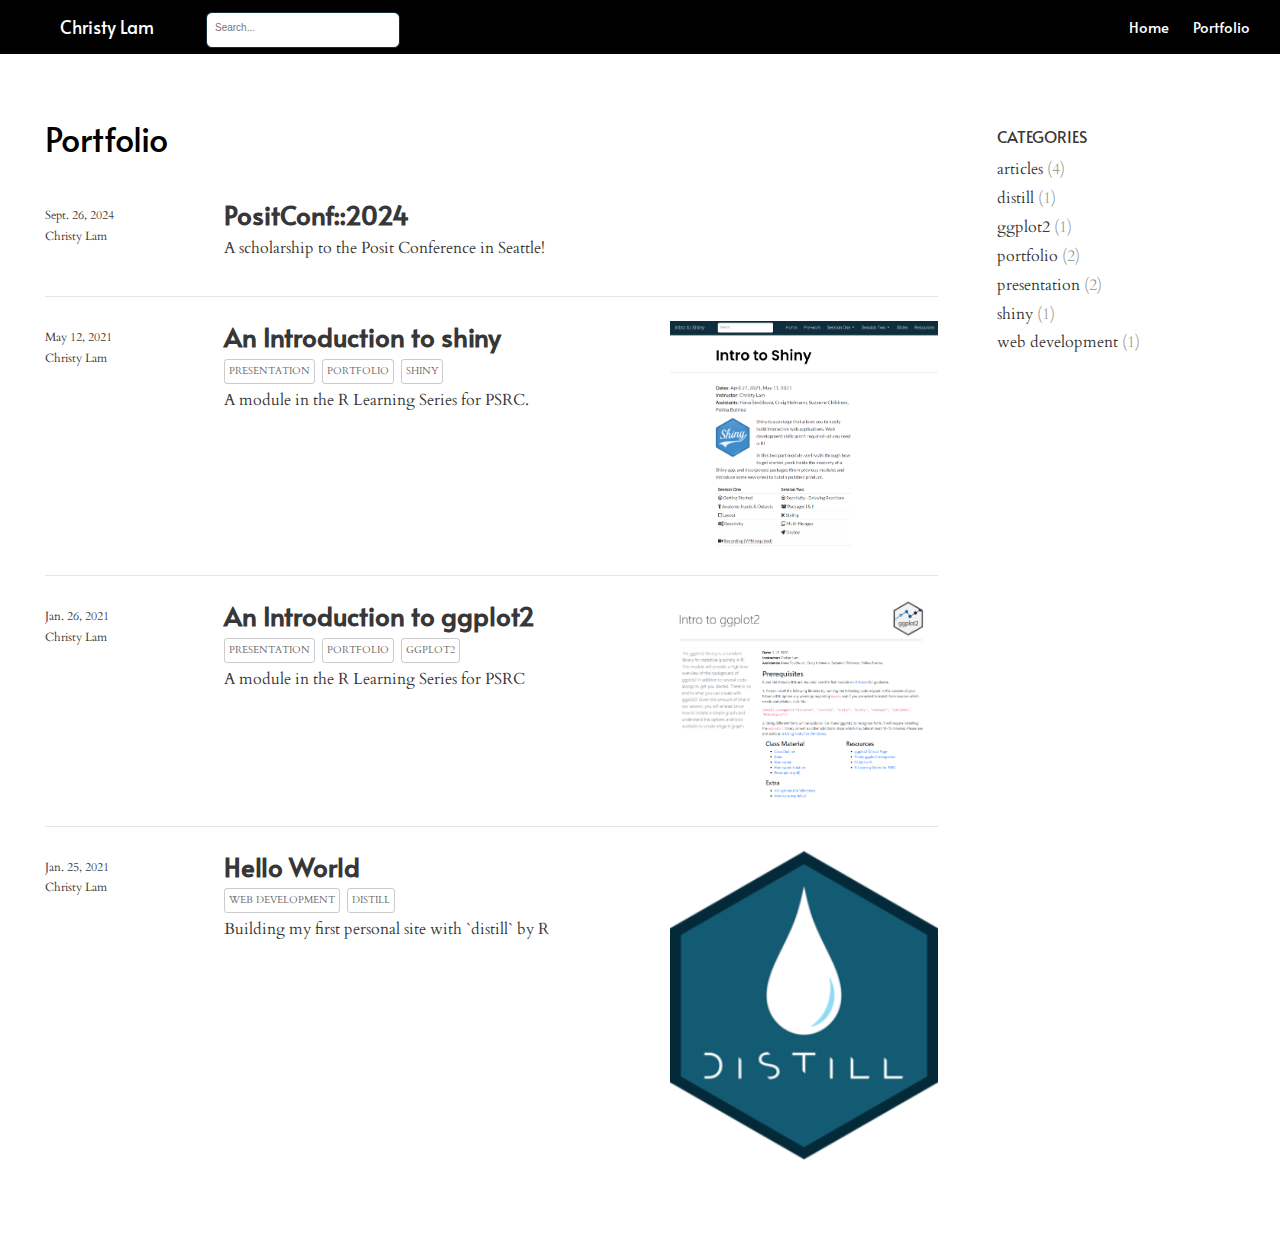
<file: docs/blog.html>
<!DOCTYPE html>

<html xmlns="http://www.w3.org/1999/xhtml" lang="" xml:lang="">

<head>
  <meta charset="utf-8"/>
  <meta name="viewport" content="width=device-width, initial-scale=1"/>
  <meta http-equiv="X-UA-Compatible" content="IE=Edge,chrome=1"/>
  <meta name="generator" content="distill" />

  <style type="text/css">
  /* Hide doc at startup (prevent jankiness while JS renders/transforms) */
  body {
    visibility: hidden;
  }
  </style>

 <!--radix_placeholder_import_source-->
 <!--/radix_placeholder_import_source-->

<style type="text/css">code{white-space: pre;}</style>
<style type="text/css" data-origin="pandoc">
pre > code.sourceCode { white-space: pre; position: relative; }
pre > code.sourceCode > span { line-height: 1.25; }
pre > code.sourceCode > span:empty { height: 1.2em; }
.sourceCode { overflow: visible; }
code.sourceCode > span { color: inherit; text-decoration: inherit; }
div.sourceCode { margin: 1em 0; }
pre.sourceCode { margin: 0; }
@media screen {
div.sourceCode { overflow: auto; }
}
@media print {
pre > code.sourceCode { white-space: pre-wrap; }
pre > code.sourceCode > span { display: inline-block; text-indent: -5em; padding-left: 5em; }
}
pre.numberSource code
  { counter-reset: source-line 0; }
pre.numberSource code > span
  { position: relative; left: -4em; counter-increment: source-line; }
pre.numberSource code > span > a:first-child::before
  { content: counter(source-line);
    position: relative; left: -1em; text-align: right; vertical-align: baseline;
    border: none; display: inline-block;
    -webkit-touch-callout: none; -webkit-user-select: none;
    -khtml-user-select: none; -moz-user-select: none;
    -ms-user-select: none; user-select: none;
    padding: 0 4px; width: 4em;
    color: #aaaaaa;
  }
pre.numberSource { margin-left: 3em; border-left: 1px solid #aaaaaa;  padding-left: 4px; }
div.sourceCode
  { color: #00769e; background-color: #f1f3f5; }
@media screen {
pre > code.sourceCode > span > a:first-child::before { text-decoration: underline; }
}
code span { color: #00769e; } /* Normal */
code span.al { color: #ad0000; } /* Alert */
code span.an { color: #5e5e5e; } /* Annotation */
code span.at { color: #657422; } /* Attribute */
code span.bn { color: #ad0000; } /* BaseN */
code span.bu { } /* BuiltIn */
code span.cf { color: #00769e; } /* ControlFlow */
code span.ch { color: #20794d; } /* Char */
code span.cn { color: #8f5902; } /* Constant */
code span.co { color: #5e5e5e; } /* Comment */
code span.cv { color: #5e5e5e; font-style: italic; } /* CommentVar */
code span.do { color: #5e5e5e; font-style: italic; } /* Documentation */
code span.dt { color: #ad0000; } /* DataType */
code span.dv { color: #ad0000; } /* DecVal */
code span.er { color: #ad0000; } /* Error */
code span.ex { } /* Extension */
code span.fl { color: #ad0000; } /* Float */
code span.fu { color: #4758ab; } /* Function */
code span.im { } /* Import */
code span.in { color: #5e5e5e; } /* Information */
code span.kw { color: #00769e; } /* Keyword */
code span.op { color: #5e5e5e; } /* Operator */
code span.ot { color: #00769e; } /* Other */
code span.pp { color: #ad0000; } /* Preprocessor */
code span.sc { color: #5e5e5e; } /* SpecialChar */
code span.ss { color: #20794d; } /* SpecialString */
code span.st { color: #20794d; } /* String */
code span.va { color: #111111; } /* Variable */
code span.vs { color: #20794d; } /* VerbatimString */
code span.wa { color: #5e5e5e; font-style: italic; } /* Warning */
</style>


  <!--radix_placeholder_meta_tags-->
  <title>Christy Lam: Portfolio</title>




  <!--  https://developers.facebook.com/docs/sharing/webmasters#markup -->
  <meta property="og:title" content="Christy Lam: Portfolio"/>
  <meta property="og:type" content="article"/>
  <meta property="og:locale" content="en_US"/>
  <meta property="og:site_name" content="Christy Lam"/>

  <!--  https://dev.twitter.com/cards/types/summary -->
  <meta property="twitter:card" content="summary"/>
  <meta property="twitter:title" content="Christy Lam: Portfolio"/>

  <!--/radix_placeholder_meta_tags-->
  <!--radix_placeholder_rmarkdown_metadata-->

  <script type="text/json" id="radix-rmarkdown-metadata">
  {"type":"list","attributes":{"names":{"type":"character","attributes":{},"value":["title","listing"]}},"value":[{"type":"character","attributes":{},"value":["Portfolio"]},{"type":"character","attributes":{},"value":["posts"]}]}
  </script>
  <!--/radix_placeholder_rmarkdown_metadata-->
  <!--radix_placeholder_navigation_in_header-->
  <meta name="distill:offset" content=""/>

  <script type="application/javascript">

    window.headroom_prevent_pin = false;

    window.document.addEventListener("DOMContentLoaded", function (event) {

      // initialize headroom for banner
      var header = $('header').get(0);
      var headerHeight = header.offsetHeight;
      var headroom = new Headroom(header, {
        tolerance: 5,
        onPin : function() {
          if (window.headroom_prevent_pin) {
            window.headroom_prevent_pin = false;
            headroom.unpin();
          }
        }
      });
      headroom.init();
      if(window.location.hash)
        headroom.unpin();
      $(header).addClass('headroom--transition');

      // offset scroll location for banner on hash change
      // (see: https://github.com/WickyNilliams/headroom.js/issues/38)
      window.addEventListener("hashchange", function(event) {
        window.scrollTo(0, window.pageYOffset - (headerHeight + 25));
      });

      // responsive menu
      $('.distill-site-header').each(function(i, val) {
        var topnav = $(this);
        var toggle = topnav.find('.nav-toggle');
        toggle.on('click', function() {
          topnav.toggleClass('responsive');
        });
      });

      // nav dropdowns
      $('.nav-dropbtn').click(function(e) {
        $(this).next('.nav-dropdown-content').toggleClass('nav-dropdown-active');
        $(this).parent().siblings('.nav-dropdown')
           .children('.nav-dropdown-content').removeClass('nav-dropdown-active');
      });
      $("body").click(function(e){
        $('.nav-dropdown-content').removeClass('nav-dropdown-active');
      });
      $(".nav-dropdown").click(function(e){
        e.stopPropagation();
      });
    });
  </script>

  <style type="text/css">

  /* Theme (user-documented overrideables for nav appearance) */

  .distill-site-nav {
    color: rgba(255, 255, 255, 0.8);
    background-color: #0F2E3D;
    font-size: 15px;
    font-weight: 300;
  }

  .distill-site-nav a {
    color: inherit;
    text-decoration: none;
  }

  .distill-site-nav a:hover {
    color: white;
  }

  @media print {
    .distill-site-nav {
      display: none;
    }
  }

  .distill-site-header {

  }

  .distill-site-footer {

  }


  /* Site Header */

  .distill-site-header {
    width: 100%;
    box-sizing: border-box;
    z-index: 3;
  }

  .distill-site-header .nav-left {
    display: inline-block;
    margin-left: 8px;
  }

  @media screen and (max-width: 768px) {
    .distill-site-header .nav-left {
      margin-left: 0;
    }
  }


  .distill-site-header .nav-right {
    float: right;
    margin-right: 8px;
  }

  .distill-site-header a,
  .distill-site-header .title {
    display: inline-block;
    text-align: center;
    padding: 14px 10px 14px 10px;
  }

  .distill-site-header .title {
    font-size: 18px;
    min-width: 150px;
  }

  .distill-site-header .logo {
    padding: 0;
  }

  .distill-site-header .logo img {
    display: none;
    max-height: 20px;
    width: auto;
    margin-bottom: -4px;
  }

  .distill-site-header .nav-image img {
    max-height: 18px;
    width: auto;
    display: inline-block;
    margin-bottom: -3px;
  }



  @media screen and (min-width: 1000px) {
    .distill-site-header .logo img {
      display: inline-block;
    }
    .distill-site-header .nav-left {
      margin-left: 20px;
    }
    .distill-site-header .nav-right {
      margin-right: 20px;
    }
    .distill-site-header .title {
      padding-left: 12px;
    }
  }


  .distill-site-header .nav-toggle {
    display: none;
  }

  .nav-dropdown {
    display: inline-block;
    position: relative;
  }

  .nav-dropdown .nav-dropbtn {
    border: none;
    outline: none;
    color: rgba(255, 255, 255, 0.8);
    padding: 16px 10px;
    background-color: transparent;
    font-family: inherit;
    font-size: inherit;
    font-weight: inherit;
    margin: 0;
    margin-top: 1px;
    z-index: 2;
  }

  .nav-dropdown-content {
    display: none;
    position: absolute;
    background-color: white;
    min-width: 200px;
    border: 1px solid rgba(0,0,0,0.15);
    border-radius: 4px;
    box-shadow: 0px 8px 16px 0px rgba(0,0,0,0.1);
    z-index: 1;
    margin-top: 2px;
    white-space: nowrap;
    padding-top: 4px;
    padding-bottom: 4px;
  }

  .nav-dropdown-content hr {
    margin-top: 4px;
    margin-bottom: 4px;
    border: none;
    border-bottom: 1px solid rgba(0, 0, 0, 0.1);
  }

  .nav-dropdown-active {
    display: block;
  }

  .nav-dropdown-content a, .nav-dropdown-content .nav-dropdown-header {
    color: black;
    padding: 6px 24px;
    text-decoration: none;
    display: block;
    text-align: left;
  }

  .nav-dropdown-content .nav-dropdown-header {
    display: block;
    padding: 5px 24px;
    padding-bottom: 0;
    text-transform: uppercase;
    font-size: 14px;
    color: #999999;
    white-space: nowrap;
  }

  .nav-dropdown:hover .nav-dropbtn {
    color: white;
  }

  .nav-dropdown-content a:hover {
    background-color: #ddd;
    color: black;
  }

  .nav-right .nav-dropdown-content {
    margin-left: -45%;
    right: 0;
  }

  @media screen and (max-width: 768px) {
    .distill-site-header a, .distill-site-header .nav-dropdown  {display: none;}
    .distill-site-header a.nav-toggle {
      float: right;
      display: block;
    }
    .distill-site-header .title {
      margin-left: 0;
    }
    .distill-site-header .nav-right {
      margin-right: 0;
    }
    .distill-site-header {
      overflow: hidden;
    }
    .nav-right .nav-dropdown-content {
      margin-left: 0;
    }
  }


  @media screen and (max-width: 768px) {
    .distill-site-header.responsive {position: relative; min-height: 500px; }
    .distill-site-header.responsive a.nav-toggle {
      position: absolute;
      right: 0;
      top: 0;
    }
    .distill-site-header.responsive a,
    .distill-site-header.responsive .nav-dropdown {
      display: block;
      text-align: left;
    }
    .distill-site-header.responsive .nav-left,
    .distill-site-header.responsive .nav-right {
      width: 100%;
    }
    .distill-site-header.responsive .nav-dropdown {float: none;}
    .distill-site-header.responsive .nav-dropdown-content {position: relative;}
    .distill-site-header.responsive .nav-dropdown .nav-dropbtn {
      display: block;
      width: 100%;
      text-align: left;
    }
  }

  /* Site Footer */

  .distill-site-footer {
    width: 100%;
    overflow: hidden;
    box-sizing: border-box;
    z-index: 3;
    margin-top: 30px;
    padding-top: 30px;
    padding-bottom: 30px;
    text-align: center;
  }

  /* Headroom */

  d-title {
    padding-top: 6rem;
  }

  @media print {
    d-title {
      padding-top: 4rem;
    }
  }

  .headroom {
    z-index: 1000;
    position: fixed;
    top: 0;
    left: 0;
    right: 0;
  }

  .headroom--transition {
    transition: all .4s ease-in-out;
  }

  .headroom--unpinned {
    top: -100px;
  }

  .headroom--pinned {
    top: 0;
  }

  /* adjust viewport for navbar height */
  /* helps vertically center bootstrap (non-distill) content */
  .min-vh-100 {
    min-height: calc(100vh - 100px) !important;
  }

  </style>

  <script src="site_libs/jquery-3.6.0/jquery-3.6.0.min.js"></script>
  <link href="site_libs/font-awesome-6.4.2/css/all.min.css" rel="stylesheet"/>
  <link href="site_libs/font-awesome-6.4.2/css/v4-shims.min.css" rel="stylesheet"/>
  <script src="site_libs/headroom-0.9.4/headroom.min.js"></script>
  <script src="site_libs/autocomplete-0.37.1/autocomplete.min.js"></script>
  <script src="site_libs/fuse-6.4.1/fuse.min.js"></script>

  <script type="application/javascript">

  function getMeta(metaName) {
    var metas = document.getElementsByTagName('meta');
    for (let i = 0; i < metas.length; i++) {
      if (metas[i].getAttribute('name') === metaName) {
        return metas[i].getAttribute('content');
      }
    }
    return '';
  }

  function offsetURL(url) {
    var offset = getMeta('distill:offset');
    return offset ? offset + '/' + url : url;
  }

  function createFuseIndex() {

    // create fuse index
    var options = {
      keys: [
        { name: 'title', weight: 20 },
        { name: 'categories', weight: 15 },
        { name: 'description', weight: 10 },
        { name: 'contents', weight: 5 },
      ],
      ignoreLocation: true,
      threshold: 0
    };
    var fuse = new window.Fuse([], options);

    // fetch the main search.json
    return fetch(offsetURL('search.json'))
      .then(function(response) {
        if (response.status == 200) {
          return response.json().then(function(json) {
            // index main articles
            json.articles.forEach(function(article) {
              fuse.add(article);
            });
            // download collections and index their articles
            return Promise.all(json.collections.map(function(collection) {
              return fetch(offsetURL(collection)).then(function(response) {
                if (response.status === 200) {
                  return response.json().then(function(articles) {
                    articles.forEach(function(article) {
                      fuse.add(article);
                    });
                  })
                } else {
                  return Promise.reject(
                    new Error('Unexpected status from search index request: ' +
                              response.status)
                  );
                }
              });
            })).then(function() {
              return fuse;
            });
          });

        } else {
          return Promise.reject(
            new Error('Unexpected status from search index request: ' +
                        response.status)
          );
        }
      });
  }

  window.document.addEventListener("DOMContentLoaded", function (event) {

    // get search element (bail if we don't have one)
    var searchEl = window.document.getElementById('distill-search');
    if (!searchEl)
      return;

    createFuseIndex()
      .then(function(fuse) {

        // make search box visible
        searchEl.classList.remove('hidden');

        // initialize autocomplete
        var options = {
          autoselect: true,
          hint: false,
          minLength: 2,
        };
        window.autocomplete(searchEl, options, [{
          source: function(query, callback) {
            const searchOptions = {
              isCaseSensitive: false,
              shouldSort: true,
              minMatchCharLength: 2,
              limit: 10,
            };
            var results = fuse.search(query, searchOptions);
            callback(results
              .map(function(result) { return result.item; })
            );
          },
          templates: {
            suggestion: function(suggestion) {
              var img = suggestion.preview && Object.keys(suggestion.preview).length > 0
                ? `<img src="${offsetURL(suggestion.preview)}"</img>`
                : '';
              var html = `
                <div class="search-item">
                  <h3>${suggestion.title}</h3>
                  <div class="search-item-description">
                    ${suggestion.description || ''}
                  </div>
                  <div class="search-item-preview">
                    ${img}
                  </div>
                </div>
              `;
              return html;
            }
          }
        }]).on('autocomplete:selected', function(event, suggestion) {
          window.location.href = offsetURL(suggestion.path);
        });
        // remove inline display style on autocompleter (we want to
        // manage responsive display via css)
        $('.algolia-autocomplete').css("display", "");
      })
      .catch(function(error) {
        console.log(error);
      });

  });

  </script>

  <style type="text/css">

  .nav-search {
    font-size: x-small;
  }

  /* Algolioa Autocomplete */

  .algolia-autocomplete {
    display: inline-block;
    margin-left: 10px;
    vertical-align: sub;
    background-color: white;
    color: black;
    padding: 6px;
    padding-top: 8px;
    padding-bottom: 0;
    border-radius: 6px;
    border: 1px #0F2E3D solid;
    width: 180px;
  }


  @media screen and (max-width: 768px) {
    .distill-site-nav .algolia-autocomplete {
      display: none;
      visibility: hidden;
    }
    .distill-site-nav.responsive .algolia-autocomplete {
      display: inline-block;
      visibility: visible;
    }
    .distill-site-nav.responsive .algolia-autocomplete .aa-dropdown-menu {
      margin-left: 0;
      width: 400px;
      max-height: 400px;
    }
  }

  .algolia-autocomplete .aa-input, .algolia-autocomplete .aa-hint {
    width: 90%;
    outline: none;
    border: none;
  }

  .algolia-autocomplete .aa-hint {
    color: #999;
  }
  .algolia-autocomplete .aa-dropdown-menu {
    width: 550px;
    max-height: 70vh;
    overflow-x: visible;
    overflow-y: scroll;
    padding: 5px;
    margin-top: 3px;
    margin-left: -150px;
    background-color: #fff;
    border-radius: 5px;
    border: 1px solid #999;
    border-top: none;
  }

  .algolia-autocomplete .aa-dropdown-menu .aa-suggestion {
    cursor: pointer;
    padding: 5px 4px;
    border-bottom: 1px solid #eee;
  }

  .algolia-autocomplete .aa-dropdown-menu .aa-suggestion:last-of-type {
    border-bottom: none;
    margin-bottom: 2px;
  }

  .algolia-autocomplete .aa-dropdown-menu .aa-suggestion .search-item {
    overflow: hidden;
    font-size: 0.8em;
    line-height: 1.4em;
  }

  .algolia-autocomplete .aa-dropdown-menu .aa-suggestion .search-item h3 {
    font-size: 1rem;
    margin-block-start: 0;
    margin-block-end: 5px;
  }

  .algolia-autocomplete .aa-dropdown-menu .aa-suggestion .search-item-description {
    display: inline-block;
    overflow: hidden;
    height: 2.8em;
    width: 80%;
    margin-right: 4%;
  }

  .algolia-autocomplete .aa-dropdown-menu .aa-suggestion .search-item-preview {
    display: inline-block;
    width: 15%;
  }

  .algolia-autocomplete .aa-dropdown-menu .aa-suggestion .search-item-preview img {
    height: 3em;
    width: auto;
    display: none;
  }

  .algolia-autocomplete .aa-dropdown-menu .aa-suggestion .search-item-preview img[src] {
    display: initial;
  }

  .algolia-autocomplete .aa-dropdown-menu .aa-suggestion.aa-cursor {
    background-color: #eee;
  }
  .algolia-autocomplete .aa-dropdown-menu .aa-suggestion em {
    font-weight: bold;
    font-style: normal;
  }

  </style>


  <!--/radix_placeholder_navigation_in_header-->
  <!--radix_placeholder_distill-->

  <style type="text/css">

  body {
    background-color: white;
  }

  .pandoc-table {
    width: 100%;
  }

  .pandoc-table>caption {
    margin-bottom: 10px;
  }

  .pandoc-table th:not([align]) {
    text-align: left;
  }

  .pagedtable-footer {
    font-size: 15px;
  }

  d-byline .byline {
    grid-template-columns: 2fr 2fr;
  }

  d-byline .byline h3 {
    margin-block-start: 1.5em;
  }

  d-byline .byline .authors-affiliations h3 {
    margin-block-start: 0.5em;
  }

  .authors-affiliations .orcid-id {
    width: 16px;
    height:16px;
    margin-left: 4px;
    margin-right: 4px;
    vertical-align: middle;
    padding-bottom: 2px;
  }

  d-title .dt-tags {
    margin-top: 1em;
    grid-column: text;
  }

  .dt-tags .dt-tag {
    text-decoration: none;
    display: inline-block;
    color: rgba(0,0,0,0.6);
    padding: 0em 0.4em;
    margin-right: 0.5em;
    margin-bottom: 0.4em;
    font-size: 70%;
    border: 1px solid rgba(0,0,0,0.2);
    border-radius: 3px;
    text-transform: uppercase;
    font-weight: 500;
  }

  d-article table.gt_table td,
  d-article table.gt_table th {
    border-bottom: none;
    font-size: 100%;
  }

  .html-widget {
    margin-bottom: 2.0em;
  }

  .l-screen-inset {
    padding-right: 16px;
  }

  .l-screen .caption {
    margin-left: 10px;
  }

  .shaded {
    background: rgb(247, 247, 247);
    padding-top: 20px;
    padding-bottom: 20px;
    border-top: 1px solid rgba(0, 0, 0, 0.1);
    border-bottom: 1px solid rgba(0, 0, 0, 0.1);
  }

  .shaded .html-widget {
    margin-bottom: 0;
    border: 1px solid rgba(0, 0, 0, 0.1);
  }

  .shaded .shaded-content {
    background: white;
  }

  .text-output {
    margin-top: 0;
    line-height: 1.5em;
  }

  .hidden {
    display: none !important;
  }

  hr.section-separator {
    border: none;
    border-top: 1px solid rgba(0, 0, 0, 0.1);
    margin: 0px;
  }


  d-byline {
    border-top: none;
  }

  d-article {
    padding-top: 2.5rem;
    padding-bottom: 30px;
    border-top: none;
  }

  d-appendix {
    padding-top: 30px;
  }

  d-article>p>img {
    width: 100%;
  }

  d-article h2 {
    margin: 1rem 0 1.5rem 0;
  }

  d-article h3 {
    margin-top: 1.5rem;
  }

  d-article iframe {
    border: 1px solid rgba(0, 0, 0, 0.1);
    margin-bottom: 2.0em;
    width: 100%;
  }

  /* Tweak code blocks */

  d-article div.sourceCode code,
  d-article pre code {
    font-family: Consolas, Monaco, 'Andale Mono', 'Ubuntu Mono', monospace;
  }

  d-article pre,
  d-article div.sourceCode,
  d-article div.sourceCode pre {
    overflow: auto;
  }

  d-article div.sourceCode {
    background-color: white;
  }

  d-article div.sourceCode pre {
    padding-left: 10px;
    font-size: 12px;
    border-left: 2px solid rgba(0,0,0,0.1);
  }

  d-article pre {
    font-size: 12px;
    color: black;
    background: none;
    margin-top: 0;
    text-align: left;
    white-space: pre;
    word-spacing: normal;
    word-break: normal;
    word-wrap: normal;
    line-height: 1.5;

    -moz-tab-size: 4;
    -o-tab-size: 4;
    tab-size: 4;

    -webkit-hyphens: none;
    -moz-hyphens: none;
    -ms-hyphens: none;
    hyphens: none;
  }

  d-article pre a {
    border-bottom: none;
  }

  d-article pre a:hover {
    border-bottom: none;
    text-decoration: underline;
  }

  d-article details {
    grid-column: text;
    margin-bottom: 0.8em;
  }

  @media(min-width: 768px) {

  d-article pre,
  d-article div.sourceCode,
  d-article div.sourceCode pre {
    overflow: visible !important;
  }

  d-article div.sourceCode pre {
    padding-left: 18px;
    font-size: 14px;
  }

  /* tweak for Pandoc numbered line within distill */
  d-article pre.numberSource code > span {
      left: -2em;
  }

  d-article pre {
    font-size: 14px;
  }

  }

  figure img.external {
    background: white;
    border: 1px solid rgba(0, 0, 0, 0.1);
    box-shadow: 0 1px 8px rgba(0, 0, 0, 0.1);
    padding: 18px;
    box-sizing: border-box;
  }

  /* CSS for d-contents */

  .d-contents {
    grid-column: text;
    color: rgba(0,0,0,0.8);
    font-size: 0.9em;
    padding-bottom: 1em;
    margin-bottom: 1em;
    padding-bottom: 0.5em;
    margin-bottom: 1em;
    padding-left: 0.25em;
    justify-self: start;
  }

  @media(min-width: 1000px) {
    .d-contents.d-contents-float {
      height: 0;
      grid-column-start: 1;
      grid-column-end: 4;
      justify-self: center;
      padding-right: 3em;
      padding-left: 2em;
    }
  }

  .d-contents nav h3 {
    font-size: 18px;
    margin-top: 0;
    margin-bottom: 1em;
  }

  .d-contents li {
    list-style-type: none
  }

  .d-contents nav > ul {
    padding-left: 0;
  }

  .d-contents ul {
    padding-left: 1em
  }

  .d-contents nav ul li {
    margin-top: 0.6em;
    margin-bottom: 0.2em;
  }

  .d-contents nav a {
    font-size: 13px;
    border-bottom: none;
    text-decoration: none
    color: rgba(0, 0, 0, 0.8);
  }

  .d-contents nav a:hover {
    text-decoration: underline solid rgba(0, 0, 0, 0.6)
  }

  .d-contents nav > ul > li > a {
    font-weight: 600;
  }

  .d-contents nav > ul > li > ul {
    font-weight: inherit;
  }

  .d-contents nav > ul > li > ul > li {
    margin-top: 0.2em;
  }


  .d-contents nav ul {
    margin-top: 0;
    margin-bottom: 0.25em;
  }

  .d-article-with-toc h2:nth-child(2) {
    margin-top: 0;
  }


  /* Figure */

  .figure {
    position: relative;
    margin-bottom: 2.5em;
    margin-top: 1.5em;
  }

  .figure .caption {
    color: rgba(0, 0, 0, 0.6);
    font-size: 12px;
    line-height: 1.5em;
  }

  .figure img.external {
    background: white;
    border: 1px solid rgba(0, 0, 0, 0.1);
    box-shadow: 0 1px 8px rgba(0, 0, 0, 0.1);
    padding: 18px;
    box-sizing: border-box;
  }

  .figure .caption a {
    color: rgba(0, 0, 0, 0.6);
  }

  .figure .caption b,
  .figure .caption strong, {
    font-weight: 600;
    color: rgba(0, 0, 0, 1.0);
  }

  /* Citations */

  d-article .citation {
    color: inherit;
    cursor: inherit;
  }

  div.hanging-indent{
    margin-left: 1em; text-indent: -1em;
  }

  /* Citation hover box */

  .tippy-box[data-theme~=light-border] {
    background-color: rgba(250, 250, 250, 0.95);
  }

  .tippy-content > p {
    margin-bottom: 0;
    padding: 2px;
  }


  /* Tweak 1000px media break to show more text */

  @media(min-width: 1000px) {
    .base-grid,
    distill-header,
    d-title,
    d-abstract,
    d-article,
    d-appendix,
    distill-appendix,
    d-byline,
    d-footnote-list,
    d-citation-list,
    distill-footer {
      grid-template-columns: [screen-start] 1fr [page-start kicker-start] 80px [middle-start] 50px [text-start kicker-end] 65px 65px 65px 65px 65px 65px 65px 65px [text-end gutter-start] 65px [middle-end] 65px [page-end gutter-end] 1fr [screen-end];
      grid-column-gap: 16px;
    }

    .grid {
      grid-column-gap: 16px;
    }

    d-article {
      font-size: 1.06rem;
      line-height: 1.7em;
    }
    figure .caption, .figure .caption, figure figcaption {
      font-size: 13px;
    }
  }

  @media(min-width: 1180px) {
    .base-grid,
    distill-header,
    d-title,
    d-abstract,
    d-article,
    d-appendix,
    distill-appendix,
    d-byline,
    d-footnote-list,
    d-citation-list,
    distill-footer {
      grid-template-columns: [screen-start] 1fr [page-start kicker-start] 60px [middle-start] 60px [text-start kicker-end] 60px 60px 60px 60px 60px 60px 60px 60px [text-end gutter-start] 60px [middle-end] 60px [page-end gutter-end] 1fr [screen-end];
      grid-column-gap: 32px;
    }

    .grid {
      grid-column-gap: 32px;
    }
  }


  /* Get the citation styles for the appendix (not auto-injected on render since
     we do our own rendering of the citation appendix) */

  d-appendix .citation-appendix,
  .d-appendix .citation-appendix {
    font-size: 11px;
    line-height: 15px;
    border-left: 1px solid rgba(0, 0, 0, 0.1);
    padding-left: 18px;
    border: 1px solid rgba(0,0,0,0.1);
    background: rgba(0, 0, 0, 0.02);
    padding: 10px 18px;
    border-radius: 3px;
    color: rgba(150, 150, 150, 1);
    overflow: hidden;
    margin-top: -12px;
    white-space: pre-wrap;
    word-wrap: break-word;
  }

  /* Include appendix styles here so they can be overridden */

  d-appendix {
    contain: layout style;
    font-size: 0.8em;
    line-height: 1.7em;
    margin-top: 60px;
    margin-bottom: 0;
    border-top: 1px solid rgba(0, 0, 0, 0.1);
    color: rgba(0,0,0,0.5);
    padding-top: 60px;
    padding-bottom: 48px;
  }

  d-appendix h3 {
    grid-column: page-start / text-start;
    font-size: 15px;
    font-weight: 500;
    margin-top: 1em;
    margin-bottom: 0;
    color: rgba(0,0,0,0.65);
  }

  d-appendix h3 + * {
    margin-top: 1em;
  }

  d-appendix ol {
    padding: 0 0 0 15px;
  }

  @media (min-width: 768px) {
    d-appendix ol {
      padding: 0 0 0 30px;
      margin-left: -30px;
    }
  }

  d-appendix li {
    margin-bottom: 1em;
  }

  d-appendix a {
    color: rgba(0, 0, 0, 0.6);
  }

  d-appendix > * {
    grid-column: text;
  }

  d-appendix > d-footnote-list,
  d-appendix > d-citation-list,
  d-appendix > distill-appendix {
    grid-column: screen;
  }

  /* Include footnote styles here so they can be overridden */

  d-footnote-list {
    contain: layout style;
  }

  d-footnote-list > * {
    grid-column: text;
  }

  d-footnote-list a.footnote-backlink {
    color: rgba(0,0,0,0.3);
    padding-left: 0.5em;
  }



  /* Anchor.js */

  .anchorjs-link {
    /*transition: all .25s linear; */
    text-decoration: none;
    border-bottom: none;
  }
  *:hover > .anchorjs-link {
    margin-left: -1.125em !important;
    text-decoration: none;
    border-bottom: none;
  }

  /* Social footer */

  .social_footer {
    margin-top: 30px;
    margin-bottom: 0;
    color: rgba(0,0,0,0.67);
  }

  .disqus-comments {
    margin-right: 30px;
  }

  .disqus-comment-count {
    border-bottom: 1px solid rgba(0, 0, 0, 0.4);
    cursor: pointer;
  }

  #disqus_thread {
    margin-top: 30px;
  }

  .article-sharing a {
    border-bottom: none;
    margin-right: 8px;
  }

  .article-sharing a:hover {
    border-bottom: none;
  }

  .sidebar-section.subscribe {
    font-size: 12px;
    line-height: 1.6em;
  }

  .subscribe p {
    margin-bottom: 0.5em;
  }


  .article-footer .subscribe {
    font-size: 15px;
    margin-top: 45px;
  }


  .sidebar-section.custom {
    font-size: 12px;
    line-height: 1.6em;
  }

  .custom p {
    margin-bottom: 0.5em;
  }

  /* Styles for listing layout (hide title) */
  .layout-listing d-title, .layout-listing .d-title {
    display: none;
  }

  /* Styles for posts lists (not auto-injected) */


  .posts-with-sidebar {
    padding-left: 45px;
    padding-right: 45px;
  }

  .posts-list .description h2,
  .posts-list .description p {
    font-family: -apple-system, BlinkMacSystemFont, "Segoe UI", Roboto, Oxygen, Ubuntu, Cantarell, "Fira Sans", "Droid Sans", "Helvetica Neue", Arial, sans-serif;
  }

  .posts-list .description h2 {
    font-weight: 700;
    border-bottom: none;
    padding-bottom: 0;
  }

  .posts-list h2.post-tag {
    border-bottom: 1px solid rgba(0, 0, 0, 0.2);
    padding-bottom: 12px;
  }
  .posts-list {
    margin-top: 60px;
    margin-bottom: 24px;
  }

  .posts-list .post-preview {
    text-decoration: none;
    overflow: hidden;
    display: block;
    border-bottom: 1px solid rgba(0, 0, 0, 0.1);
    padding: 24px 0;
  }

  .post-preview-last {
    border-bottom: none !important;
  }

  .posts-list .posts-list-caption {
    grid-column: screen;
    font-weight: 400;
  }

  .posts-list .post-preview h2 {
    margin: 0 0 6px 0;
    line-height: 1.2em;
    font-style: normal;
    font-size: 24px;
  }

  .posts-list .post-preview p {
    margin: 0 0 12px 0;
    line-height: 1.4em;
    font-size: 16px;
  }

  .posts-list .post-preview .thumbnail {
    box-sizing: border-box;
    margin-bottom: 24px;
    position: relative;
    max-width: 500px;
  }
  .posts-list .post-preview img {
    width: 100%;
    display: block;
  }

  .posts-list .metadata {
    font-size: 12px;
    line-height: 1.4em;
    margin-bottom: 18px;
  }

  .posts-list .metadata > * {
    display: inline-block;
  }

  .posts-list .metadata .publishedDate {
    margin-right: 2em;
  }

  .posts-list .metadata .dt-authors {
    display: block;
    margin-top: 0.3em;
    margin-right: 2em;
  }

  .posts-list .dt-tags {
    display: block;
    line-height: 1em;
  }

  .posts-list .dt-tags .dt-tag {
    display: inline-block;
    color: rgba(0,0,0,0.6);
    padding: 0.3em 0.4em;
    margin-right: 0.2em;
    margin-bottom: 0.4em;
    font-size: 60%;
    border: 1px solid rgba(0,0,0,0.2);
    border-radius: 3px;
    text-transform: uppercase;
    font-weight: 500;
  }

  .posts-list img {
    opacity: 1;
  }

  .posts-list img[data-src] {
    opacity: 0;
  }

  .posts-more {
    clear: both;
  }


  .posts-sidebar {
    font-size: 16px;
  }

  .posts-sidebar h3 {
    font-size: 16px;
    margin-top: 0;
    margin-bottom: 0.5em;
    font-weight: 400;
    text-transform: uppercase;
  }

  .sidebar-section {
    margin-bottom: 30px;
  }

  .categories ul {
    list-style-type: none;
    margin: 0;
    padding: 0;
  }

  .categories li {
    color: rgba(0, 0, 0, 0.8);
    margin-bottom: 0;
  }

  .categories li>a {
    border-bottom: none;
  }

  .categories li>a:hover {
    border-bottom: 1px solid rgba(0, 0, 0, 0.4);
  }

  .categories .active {
    font-weight: 600;
  }

  .categories .category-count {
    color: rgba(0, 0, 0, 0.4);
  }


  @media(min-width: 768px) {
    .posts-list .post-preview h2 {
      font-size: 26px;
    }
    .posts-list .post-preview .thumbnail {
      float: right;
      width: 30%;
      margin-bottom: 0;
    }
    .posts-list .post-preview .description {
      float: left;
      width: 45%;
    }
    .posts-list .post-preview .metadata {
      float: left;
      width: 20%;
      margin-top: 8px;
    }
    .posts-list .post-preview p {
      margin: 0 0 12px 0;
      line-height: 1.5em;
      font-size: 16px;
    }
    .posts-with-sidebar .posts-list {
      float: left;
      width: 75%;
    }
    .posts-with-sidebar .posts-sidebar {
      float: right;
      width: 20%;
      margin-top: 60px;
      padding-top: 24px;
      padding-bottom: 24px;
    }
  }


  /* Improve display for browsers without grid (IE/Edge <= 15) */

  .downlevel {
    line-height: 1.6em;
    font-family: -apple-system, BlinkMacSystemFont, "Segoe UI", Roboto, Oxygen, Ubuntu, Cantarell, "Fira Sans", "Droid Sans", "Helvetica Neue", Arial, sans-serif;
    margin: 0;
  }

  .downlevel .d-title {
    padding-top: 6rem;
    padding-bottom: 1.5rem;
  }

  .downlevel .d-title h1 {
    font-size: 50px;
    font-weight: 700;
    line-height: 1.1em;
    margin: 0 0 0.5rem;
  }

  .downlevel .d-title p {
    font-weight: 300;
    font-size: 1.2rem;
    line-height: 1.55em;
    margin-top: 0;
  }

  .downlevel .d-byline {
    padding-top: 0.8em;
    padding-bottom: 0.8em;
    font-size: 0.8rem;
    line-height: 1.8em;
  }

  .downlevel .section-separator {
    border: none;
    border-top: 1px solid rgba(0, 0, 0, 0.1);
  }

  .downlevel .d-article {
    font-size: 1.06rem;
    line-height: 1.7em;
    padding-top: 1rem;
    padding-bottom: 2rem;
  }


  .downlevel .d-appendix {
    padding-left: 0;
    padding-right: 0;
    max-width: none;
    font-size: 0.8em;
    line-height: 1.7em;
    margin-bottom: 0;
    color: rgba(0,0,0,0.5);
    padding-top: 40px;
    padding-bottom: 48px;
  }

  .downlevel .footnotes ol {
    padding-left: 13px;
  }

  .downlevel .base-grid,
  .downlevel .distill-header,
  .downlevel .d-title,
  .downlevel .d-abstract,
  .downlevel .d-article,
  .downlevel .d-appendix,
  .downlevel .distill-appendix,
  .downlevel .d-byline,
  .downlevel .d-footnote-list,
  .downlevel .d-citation-list,
  .downlevel .distill-footer,
  .downlevel .appendix-bottom,
  .downlevel .posts-container {
    padding-left: 40px;
    padding-right: 40px;
  }

  @media(min-width: 768px) {
    .downlevel .base-grid,
    .downlevel .distill-header,
    .downlevel .d-title,
    .downlevel .d-abstract,
    .downlevel .d-article,
    .downlevel .d-appendix,
    .downlevel .distill-appendix,
    .downlevel .d-byline,
    .downlevel .d-footnote-list,
    .downlevel .d-citation-list,
    .downlevel .distill-footer,
    .downlevel .appendix-bottom,
    .downlevel .posts-container {
    padding-left: 150px;
    padding-right: 150px;
    max-width: 900px;
  }
  }

  .downlevel pre code {
    display: block;
    border-left: 2px solid rgba(0, 0, 0, .1);
    padding: 0 0 0 20px;
    font-size: 14px;
  }

  .downlevel code, .downlevel pre {
    color: black;
    background: none;
    font-family: Consolas, Monaco, 'Andale Mono', 'Ubuntu Mono', monospace;
    text-align: left;
    white-space: pre;
    word-spacing: normal;
    word-break: normal;
    word-wrap: normal;
    line-height: 1.5;

    -moz-tab-size: 4;
    -o-tab-size: 4;
    tab-size: 4;

    -webkit-hyphens: none;
    -moz-hyphens: none;
    -ms-hyphens: none;
    hyphens: none;
  }

  .downlevel .posts-list .post-preview {
    color: inherit;
  }



  </style>

  <script type="application/javascript">

  function is_downlevel_browser() {
    if (bowser.isUnsupportedBrowser({ msie: "12", msedge: "16"},
                                   window.navigator.userAgent)) {
      return true;
    } else {
      return window.load_distill_framework === undefined;
    }
  }

  // show body when load is complete
  function on_load_complete() {

    // add anchors
    if (window.anchors) {
      window.anchors.options.placement = 'left';
      window.anchors.add('d-article > h2, d-article > h3, d-article > h4, d-article > h5');
    }


    // set body to visible
    document.body.style.visibility = 'visible';

    // force redraw for leaflet widgets
    if (window.HTMLWidgets) {
      var maps = window.HTMLWidgets.findAll(".leaflet");
      $.each(maps, function(i, el) {
        var map = this.getMap();
        map.invalidateSize();
        map.eachLayer(function(layer) {
          if (layer instanceof L.TileLayer)
            layer.redraw();
        });
      });
    }

    // trigger 'shown' so htmlwidgets resize
    $('d-article').trigger('shown');
  }

  function init_distill() {

    init_common();

    // create front matter
    var front_matter = $('<d-front-matter></d-front-matter>');
    $('#distill-front-matter').wrap(front_matter);

    // create d-title
    $('.d-title').changeElementType('d-title');

    // separator
    var separator = '<hr class="section-separator" style="clear: both"/>';
    // prepend separator above appendix
    $('.d-byline').before(separator);
    $('.d-article').before(separator);

    // create d-byline
    var byline = $('<d-byline></d-byline>');
    $('.d-byline').replaceWith(byline);

    // create d-article
    var article = $('<d-article></d-article>');
    $('.d-article').wrap(article).children().unwrap();

    // move posts container into article
    $('.posts-container').appendTo($('d-article'));

    // create d-appendix
    $('.d-appendix').changeElementType('d-appendix');

    // flag indicating that we have appendix items
    var appendix = $('.appendix-bottom').children('h3').length > 0;

    // replace footnotes with <d-footnote>
    $('.footnote-ref').each(function(i, val) {
      appendix = true;
      var href = $(this).attr('href');
      var id = href.replace('#', '');
      var fn = $('#' + id);
      var fn_p = $('#' + id + '>p');
      fn_p.find('.footnote-back').remove();
      var text = fn_p.html();
      var dtfn = $('<d-footnote></d-footnote>');
      dtfn.html(text);
      $(this).replaceWith(dtfn);
    });
    // remove footnotes
    $('.footnotes').remove();

    // move refs into #references-listing
    $('#references-listing').replaceWith($('#refs'));

    $('h1.appendix, h2.appendix').each(function(i, val) {
      $(this).changeElementType('h3');
    });
    $('h3.appendix').each(function(i, val) {
      var id = $(this).attr('id');
      $('.d-contents a[href="#' + id + '"]').parent().remove();
      appendix = true;
      $(this).nextUntil($('h1, h2, h3')).addBack().appendTo($('d-appendix'));
    });

    // show d-appendix if we have appendix content
    $("d-appendix").css('display', appendix ? 'grid' : 'none');

    // localize layout chunks to just output
    $('.layout-chunk').each(function(i, val) {

      // capture layout
      var layout = $(this).attr('data-layout');

      // apply layout to markdown level block elements
      var elements = $(this).children().not('details, div.sourceCode, pre, script');
      elements.each(function(i, el) {
        var layout_div = $('<div class="' + layout + '"></div>');
        if (layout_div.hasClass('shaded')) {
          var shaded_content = $('<div class="shaded-content"></div>');
          $(this).wrap(shaded_content);
          $(this).parent().wrap(layout_div);
        } else {
          $(this).wrap(layout_div);
        }
      });


      // unwrap the layout-chunk div
      $(this).children().unwrap();
    });

    // remove code block used to force  highlighting css
    $('.distill-force-highlighting-css').parent().remove();

    // remove empty line numbers inserted by pandoc when using a
    // custom syntax highlighting theme, except when numbering line
    // in code chunk
    $('pre:not(.numberLines) code.sourceCode a:empty').remove();

    // load distill framework
    load_distill_framework();

    // wait for window.distillRunlevel == 4 to do post processing
    function distill_post_process() {

      if (!window.distillRunlevel || window.distillRunlevel < 4)
        return;

      // hide author/affiliations entirely if we have no authors
      var front_matter = JSON.parse($("#distill-front-matter").html());
      var have_authors = front_matter.authors && front_matter.authors.length > 0;
      if (!have_authors)
        $('d-byline').addClass('hidden');

      // article with toc class
      $('.d-contents').parent().addClass('d-article-with-toc');

      // strip links that point to #
      $('.authors-affiliations').find('a[href="#"]').removeAttr('href');

      // add orcid ids
      $('.authors-affiliations').find('.author').each(function(i, el) {
        var orcid_id = front_matter.authors[i].orcidID;
        var author_name = front_matter.authors[i].author
        if (orcid_id) {
          var a = $('<a></a>');
          a.attr('href', 'https://orcid.org/' + orcid_id);
          var img = $('<img></img>');
          img.addClass('orcid-id');
          img.attr('alt', author_name ? 'ORCID ID for ' + author_name : 'ORCID ID');
          img.attr('src','[data-uri]');
          a.append(img);
          $(this).append(a);
        }
      });

      // hide elements of author/affiliations grid that have no value
      function hide_byline_column(caption) {
        $('d-byline').find('h3:contains("' + caption + '")').parent().css('visibility', 'hidden');
      }

      // affiliations
      var have_affiliations = false;
      for (var i = 0; i<front_matter.authors.length; ++i) {
        var author = front_matter.authors[i];
        if (author.affiliation !== "&nbsp;") {
          have_affiliations = true;
          break;
        }
      }
      if (!have_affiliations)
        $('d-byline').find('h3:contains("Affiliations")').css('visibility', 'hidden');

      // published date
      if (!front_matter.publishedDate)
        hide_byline_column("Published");

      // document object identifier
      var doi = $('d-byline').find('h3:contains("DOI")');
      var doi_p = doi.next().empty();
      if (!front_matter.doi) {
        // if we have a citation and valid citationText then link to that
        if ($('#citation').length > 0 && front_matter.citationText) {
          doi.html('Citation');
          $('<a href="#citation"></a>')
            .text(front_matter.citationText)
            .appendTo(doi_p);
        } else {
          hide_byline_column("DOI");
        }
      } else {
        $('<a></a>')
           .attr('href', "https://doi.org/" + front_matter.doi)
           .html(front_matter.doi)
           .appendTo(doi_p);
      }

       // change plural form of authors/affiliations
      if (front_matter.authors.length === 1) {
        var grid = $('.authors-affiliations');
        grid.children('h3:contains("Authors")').text('Author');
        grid.children('h3:contains("Affiliations")').text('Affiliation');
      }

      // remove d-appendix and d-footnote-list local styles
      $('d-appendix > style:first-child').remove();
      $('d-footnote-list > style:first-child').remove();

      // move appendix-bottom entries to the bottom
      $('.appendix-bottom').appendTo('d-appendix').children().unwrap();
      $('.appendix-bottom').remove();

      // hoverable references
      $('span.citation[data-cites]').each(function() {
        const citeChild = $(this).children()[0]
        // Do not process if @xyz has been used without escaping and without bibliography activated
        // https://github.com/rstudio/distill/issues/466
        if (citeChild === undefined) return true

        if (citeChild.nodeName == "D-FOOTNOTE") {
          var fn = citeChild
          $(this).html(fn.shadowRoot.querySelector("sup"))
          $(this).id = fn.id
          fn.remove()
        }
        var refs = $(this).attr('data-cites').split(" ");
        var refHtml = refs.map(function(ref) {
          // Could use CSS.escape too here, we insure backward compatibility in navigator
          return "<p>" + $('div[id="ref-' + ref + '"]').html() + "</p>";
        }).join("\n");
        window.tippy(this, {
          allowHTML: true,
          content: refHtml,
          maxWidth: 500,
          interactive: true,
          interactiveBorder: 10,
          theme: 'light-border',
          placement: 'bottom-start'
        });
      });

      // fix footnotes in tables (#411)
      // replacing broken distill.pub feature
      $('table d-footnote').each(function() {
        // we replace internal showAtNode methode which is triggered when hovering a footnote
        this.hoverBox.showAtNode = function(node) {
          // ported from https://github.com/distillpub/template/pull/105/files
          calcOffset = function(elem) {
              let x = elem.offsetLeft;
              let y = elem.offsetTop;
              // Traverse upwards until an `absolute` element is found or `elem`
              // becomes null.
              while (elem = elem.offsetParent && elem.style.position != 'absolute') {
                  x += elem.offsetLeft;
                  y += elem.offsetTop;
              }

              return { left: x, top: y };
          }
          // https://developer.mozilla.org/en-US/docs/Web/API/HTMLElement/offsetTop
          const bbox = node.getBoundingClientRect();
          const offset = calcOffset(node);
          this.show([offset.left + bbox.width, offset.top + bbox.height]);
        }
      })

      // clear polling timer
      clearInterval(tid);

      // show body now that everything is ready
      on_load_complete();
    }

    var tid = setInterval(distill_post_process, 50);
    distill_post_process();

  }

  function init_downlevel() {

    init_common();

     // insert hr after d-title
    $('.d-title').after($('<hr class="section-separator"/>'));

    // check if we have authors
    var front_matter = JSON.parse($("#distill-front-matter").html());
    var have_authors = front_matter.authors && front_matter.authors.length > 0;

    // manage byline/border
    if (!have_authors)
      $('.d-byline').remove();
    $('.d-byline').after($('<hr class="section-separator"/>'));
    $('.d-byline a').remove();

    // remove toc
    $('.d-contents').remove();

    // move appendix elements
    $('h1.appendix, h2.appendix').each(function(i, val) {
      $(this).changeElementType('h3');
    });
    $('h3.appendix').each(function(i, val) {
      $(this).nextUntil($('h1, h2, h3')).addBack().appendTo($('.d-appendix'));
    });


    // inject headers into references and footnotes
    var refs_header = $('<h3></h3>');
    refs_header.text('References');
    $('#refs').prepend(refs_header);

    var footnotes_header = $('<h3></h3');
    footnotes_header.text('Footnotes');
    $('.footnotes').children('hr').first().replaceWith(footnotes_header);

    // move appendix-bottom entries to the bottom
    $('.appendix-bottom').appendTo('.d-appendix').children().unwrap();
    $('.appendix-bottom').remove();

    // remove appendix if it's empty
    if ($('.d-appendix').children().length === 0)
      $('.d-appendix').remove();

    // prepend separator above appendix
    $('.d-appendix').before($('<hr class="section-separator" style="clear: both"/>'));

    // trim code
    $('pre>code').each(function(i, val) {
      $(this).html($.trim($(this).html()));
    });

    // move posts-container right before article
    $('.posts-container').insertBefore($('.d-article'));

    $('body').addClass('downlevel');

    on_load_complete();
  }


  function init_common() {

    // jquery plugin to change element types
    (function($) {
      $.fn.changeElementType = function(newType) {
        var attrs = {};

        $.each(this[0].attributes, function(idx, attr) {
          attrs[attr.nodeName] = attr.nodeValue;
        });

        this.replaceWith(function() {
          return $("<" + newType + "/>", attrs).append($(this).contents());
        });
      };
    })(jQuery);

    // prevent underline for linked images
    $('a > img').parent().css({'border-bottom' : 'none'});

    // mark non-body figures created by knitr chunks as 100% width
    $('.layout-chunk').each(function(i, val) {
      var figures = $(this).find('img, .html-widget');
      // ignore leaflet img layers (#106)
      figures = figures.filter(':not(img[class*="leaflet"])')
      if ($(this).attr('data-layout') !== "l-body") {
        figures.css('width', '100%');
      } else {
        figures.css('max-width', '100%');
        figures.filter("[width]").each(function(i, val) {
          var fig = $(this);
          fig.css('width', fig.attr('width') + 'px');
        });

      }
    });

    // auto-append index.html to post-preview links in file: protocol
    // and in rstudio ide preview
    $('.post-preview').each(function(i, val) {
      if (window.location.protocol === "file:")
        $(this).attr('href', $(this).attr('href') + "index.html");
    });

    // get rid of index.html references in header
    if (window.location.protocol !== "file:") {
      $('.distill-site-header a[href]').each(function(i,val) {
        $(this).attr('href', $(this).attr('href').replace(/^index[.]html/, "./"));
      });
    }

    // add class to pandoc style tables
    $('tr.header').parent('thead').parent('table').addClass('pandoc-table');
    $('.kable-table').children('table').addClass('pandoc-table');

    // add figcaption style to table captions
    $('caption').parent('table').addClass("figcaption");

    // initialize posts list
    if (window.init_posts_list)
      window.init_posts_list();

    // implmement disqus comment link
    $('.disqus-comment-count').click(function() {
      window.headroom_prevent_pin = true;
      $('#disqus_thread').toggleClass('hidden');
      if (!$('#disqus_thread').hasClass('hidden')) {
        var offset = $(this).offset();
        $(window).resize();
        $('html, body').animate({
          scrollTop: offset.top - 35
        });
      }
    });
  }

  document.addEventListener('DOMContentLoaded', function() {
    if (is_downlevel_browser())
      init_downlevel();
    else
      window.addEventListener('WebComponentsReady', init_distill);
  });

  </script>

  <style type="text/css">
  /* base variables */

  /* Edit the CSS properties in this file to create a custom
     Distill theme. Only edit values in the right column
     for each row; values shown are the CSS defaults.
     To return any property to the default,
     you may set its value to: unset
     All rows must end with a semi-colon.                      */

  /* Optional: embed custom fonts here with `@import`          */
  /* This must remain at the top of this file.                 */



  html {
    /*-- Main font sizes --*/
    --title-size:      50px;
    --body-size:       1.06rem;
    --code-size:       14px;
    --aside-size:      12px;
    --fig-cap-size:    13px;
    /*-- Main font colors --*/
    --title-color:     #000000;
    --header-color:    rgba(0, 0, 0, 0.8);
    --body-color:      rgba(0, 0, 0, 0.8);
    --aside-color:     rgba(0, 0, 0, 0.6);
    --fig-cap-color:   rgba(0, 0, 0, 0.6);
    /*-- Specify custom fonts ~~~ must be imported above   --*/
    --heading-font:    sans-serif;
    --mono-font:       monospace;
    --body-font:       sans-serif;
    --navbar-font:     sans-serif;  /* websites + blogs only */
  }

  /*-- ARTICLE METADATA --*/
  d-byline {
    --heading-size:    0.6rem;
    --heading-color:   rgba(0, 0, 0, 0.5);
    --body-size:       0.8rem;
    --body-color:      rgba(0, 0, 0, 0.8);
  }

  /*-- ARTICLE TABLE OF CONTENTS --*/
  .d-contents {
    --heading-size:    18px;
    --contents-size:   13px;
  }

  /*-- ARTICLE APPENDIX --*/
  d-appendix {
    --heading-size:    15px;
    --heading-color:   rgba(0, 0, 0, 0.65);
    --text-size:       0.8em;
    --text-color:      rgba(0, 0, 0, 0.5);
  }

  /*-- WEBSITE HEADER + FOOTER --*/
  /* These properties only apply to Distill sites and blogs  */

  .distill-site-header {
    --title-size:       18px;
    --text-color:       rgba(255, 255, 255, 0.8);
    --text-size:        15px;
    --hover-color:      white;
    --bkgd-color:       #0F2E3D;
  }

  .distill-site-footer {
    --text-color:       rgba(255, 255, 255, 0.8);
    --text-size:        15px;
    --hover-color:      white;
    --bkgd-color:       #0F2E3D;
  }

  /*-- Additional custom styles --*/
  /* Add any additional CSS rules below                      */
  </style>
  <style type="text/css">
  /* base variables */

  /* Edit the CSS properties in this file to create a custom
     Distill theme. Only edit values in the right column
     for each row; values shown are the CSS defaults.
     To return any property to the default,
     you may set its value to: unset
     All rows must end with a semi-colon.                      */

  /* Optional: embed custom fonts here with `@import`          */
  /* This must remain at the top of this file.                 */
  @import url('https://fonts.googleapis.com/css2?family=Cardo');
  @import url('https://fonts.googleapis.com/css2?family=Alata');


  html {
    /*-- Main font sizes --*/
    --title-size:      50px;
    --body-size:       1.075rem;                   /* edited */
    --code-size:       14px;
    --aside-size:      12px;
    --fig-cap-size:    13px;
    /*-- Main font colors --*/
    --title-color:     #000000;
    --heading-color:   rgba(0, 0, 0, 0.8);
    --body-color:      rgba(0, 0, 0, 0.8);
    --aside-color:     rgba(0, 0, 0, 0.6);
    --fig-cap-color:   rgba(0, 0, 0, 0.6);
    /*-- Specify custom fonts ~~~ must be imported above   --*/
    --heading-font:    'Alata', sans-serif;        /* edited */
    --mono-font:       monospace;
    --body-font:       'Cardo', serif;             /* edited */
    --navbar-font:     'Alata', sans-serif;        /* edited */
  }

  /*-- ARTICLE METADATA --*/
  d-byline {
    --heading-size:    0.6rem;
    --heading-color:   rgba(0, 0, 0, 0.5);
    --body-size:       0.8rem;
    --body-color:      rgba(0, 0, 0, 0.8);
  }

  /*-- ARTICLE TABLE OF CONTENTS --*/
  .d-contents {
    --heading-size:    18px;
    --contents-size:   13px;
  }

  /*-- ARTICLE APPENDIX --*/
  d-appendix {
    --heading-size:    15px;
    --heading-color:   rgba(0, 0, 0, 0.65);
    --text-size:       1.075rem;                   /* edited */
    --text-color:      rgb(0, 0, 0);               /* edited */
  }

  /*-- WEBSITE HEADER + FOOTER --*/
  /* These properties only apply to Distill sites and blogs  */

  /*
  .distill-site-header {
    --title-size:       18px;
    --text-color:       #000;
    --text-size:        15px;
    --hover-color:      #ff00ff;
    --bkgd-color:       #fff;
  }
  */

  .distill-site-header {
    --title-size:       18px;
    --text-color:       white;
    --text-size:        15px;
    --hover-color:      #c0d6e4;
    --bkgd-color:       #000;
  }

  .distill-site-footer {
    --text-color:       rgba(255, 255, 255, 0.8);
    --text-size:        15px;
    --hover-color:      white;
    --bkgd-color:       #0F2E3D;
  }

  /*-- Additional custom styles --*/


  /* Change appearance of headers */
  h1, h2, h3, h4, h5 {
      font-weight: 700;
  }

  /* Use specific font in the body of the text */

  /*
  html, body, p {
      font-weight: 200;
  }
  */

  ul > li::marker {
      font-weight: 700;
      font-size: 1.125em;
  }
  </style>
  <style type="text/css">
  /* base style */

  /* FONT FAMILIES */

  :root {
    --heading-default: -apple-system, BlinkMacSystemFont, "Segoe UI", Roboto, Oxygen, Ubuntu, Cantarell, "Fira Sans", "Droid Sans", "Helvetica Neue", Arial, sans-serif;
    --mono-default: Consolas, Monaco, 'Andale Mono', 'Ubuntu Mono', monospace;
    --body-default: -apple-system, BlinkMacSystemFont, "Segoe UI", Roboto, Oxygen, Ubuntu, Cantarell, "Fira Sans", "Droid Sans", "Helvetica Neue", Arial, sans-serif;
  }

  body,
  .posts-list .post-preview p,
  .posts-list .description p {
    font-family: var(--body-font), var(--body-default);
  }

  h1, h2, h3, h4, h5, h6,
  .posts-list .post-preview h2,
  .posts-list .description h2 {
    font-family: var(--heading-font), var(--heading-default);
  }

  d-article div.sourceCode code,
  d-article pre code {
    font-family: var(--mono-font), var(--mono-default);
  }


  /*-- TITLE --*/
  d-title h1,
  .posts-list > h1 {
    color: var(--title-color, black);
  }

  d-title h1 {
    font-size: var(--title-size, 50px);
  }

  /*-- HEADERS --*/
  d-article h1,
  d-article h2,
  d-article h3,
  d-article h4,
  d-article h5,
  d-article h6 {
    color: var(--header-color, rgba(0, 0, 0, 0.8));
  }

  /*-- BODY --*/
  d-article > p,  /* only text inside of <p> tags */
  d-article > ul, /* lists */
  d-article > ol {
    color: var(--body-color, rgba(0, 0, 0, 0.8));
    font-size: var(--body-size, 1.06rem);
  }


  /*-- CODE --*/
  d-article div.sourceCode code,
  d-article pre code {
    font-size: var(--code-size, 14px);
  }

  /*-- ASIDE --*/
  d-article aside {
    font-size: var(--aside-size, 12px);
    color: var(--aside-color, rgba(0, 0, 0, 0.6));
  }

  /*-- FIGURE CAPTIONS --*/
  figure .caption,
  figure figcaption,
  .figure .caption {
    font-size: var(--fig-cap-size, 13px);
    color: var(--fig-cap-color, rgba(0, 0, 0, 0.6));
  }

  /*-- METADATA --*/
  d-byline h3 {
    font-size: var(--heading-size, 0.6rem);
    color: var(--heading-color, rgba(0, 0, 0, 0.5));
  }

  d-byline {
    font-size: var(--body-size, 0.8rem);
    color: var(--body-color, rgba(0, 0, 0, 0.8));
  }

  d-byline a,
  d-article d-byline a {
    color: var(--body-color, rgba(0, 0, 0, 0.8));
  }

  /*-- TABLE OF CONTENTS --*/
  .d-contents nav h3 {
    font-size: var(--heading-size, 18px);
  }

  .d-contents nav a {
    font-size: var(--contents-size, 13px);
  }

  /*-- APPENDIX --*/
  d-appendix h3 {
    font-size: var(--heading-size, 15px);
    color: var(--heading-color, rgba(0, 0, 0, 0.65));
  }

  d-appendix {
    font-size: var(--text-size, 0.8em);
    color: var(--text-color, rgba(0, 0, 0, 0.5));
  }

  d-appendix d-footnote-list a.footnote-backlink {
    color: var(--text-color, rgba(0, 0, 0, 0.5));
  }

  /*-- WEBSITE HEADER + FOOTER --*/
  .distill-site-header .title {
    font-size: var(--title-size, 18px);
    font-family: var(--navbar-font), var(--heading-default);
  }

  .distill-site-header a,
  .nav-dropdown .nav-dropbtn {
    font-family: var(--navbar-font), var(--heading-default);
  }

  .nav-dropdown .nav-dropbtn {
    color: var(--text-color, rgba(255, 255, 255, 0.8));
    font-size: var(--text-size, 15px);
  }

  .distill-site-header a:hover,
  .nav-dropdown:hover .nav-dropbtn {
    color: var(--hover-color, white);
  }

  .distill-site-header {
    font-size: var(--text-size, 15px);
    color: var(--text-color, rgba(255, 255, 255, 0.8));
    background-color: var(--bkgd-color, #0F2E3D);
  }

  .distill-site-footer {
    font-size: var(--text-size, 15px);
    color: var(--text-color, rgba(255, 255, 255, 0.8));
    background-color: var(--bkgd-color, #0F2E3D);
  }

  .distill-site-footer a:hover {
    color: var(--hover-color, white);
  }</style>
  <!--/radix_placeholder_distill-->
  <script src="site_libs/header-attrs-2.28/header-attrs.js"></script>
  <script src="site_libs/popper-2.6.0/popper.min.js"></script>
  <link href="site_libs/tippy-6.2.7/tippy.css" rel="stylesheet" />
  <link href="site_libs/tippy-6.2.7/tippy-light-border.css" rel="stylesheet" />
  <script src="site_libs/tippy-6.2.7/tippy.umd.min.js"></script>
  <script src="site_libs/anchor-4.2.2/anchor.min.js"></script>
  <script src="site_libs/bowser-1.9.3/bowser.min.js"></script>
  <script src="site_libs/webcomponents-2.0.0/webcomponents.js"></script>
  <script src="site_libs/distill-2.2.21/template.v2.js"></script>
  <!--radix_placeholder_site_in_header-->
  <!--/radix_placeholder_site_in_header-->


</head>

<body class="layout-listing">

<!--radix_placeholder_front_matter-->

<script id="distill-front-matter" type="text/json">
{"title":"Portfolio","authors":[]}
</script>

<!--/radix_placeholder_front_matter-->
<!--radix_placeholder_navigation_before_body-->
<header class="header header--fixed" role="banner">
<nav class="distill-site-nav distill-site-header">
<div class="nav-left">
<a href="index.html" class="title">Christy Lam</a>
<input id="distill-search" class="nav-search hidden" type="text" placeholder="Search..."/>
</div>
<div class="nav-right">
<a href="index.html">Home</a>
<a href="blog.html">Portfolio</a>
<a href="javascript:void(0);" class="nav-toggle">&#9776;</a>
</div>
</nav>
</header>
<!--/radix_placeholder_navigation_before_body-->
<!--radix_placeholder_site_before_body-->
<!--/radix_placeholder_site_before_body-->
<!--radix_placeholder_article_listing-->


<script type="application/javascript">

function init_posts_list() {

  function load_image(img) {
    var src = $(img).attr('data-src');
    if (src) {
      $(img).attr('src', src);
      $(img).on("load", function() {
        img.removeAttribute('data-src');
      });
    }
  }

  function set_posts_visible(posts, visible) {
    if (visible) {

      // show bottom border by default
      $(posts).removeClass('post-preview-last');

      // apply limits if need be
      var max_posts = 25;
      var apply_limits = $('.posts-container').hasClass('posts-apply-limit');
      if (apply_limits && posts.length > max_posts) {
        posts = $(posts).slice(0, max_posts);
      } else {
        $('.posts-more a').addClass('hidden');
      }

      // apply last style
      $(posts.slice(-1)[0]).addClass('post-preview-last');

      $(posts).removeClass('hidden');
      $(posts).find('img[data-src]').each(function(i, img) {
        load_image(img);
      });
    } else {
      $(posts).addClass('hidden');
    }
  }

  function apply_hash_filter() {

    // clear active state
    $('.categories .active').removeClass('active');

    // mark all posts invisible to start
    set_posts_visible($('.posts-list').children('a'), false);

    // if we have a hash filter
    if (window.location.hash && window.location.hash.startsWith("#category:")) {

      // mark posts that match the category visible
      var page_category = window.location.hash.replace(/^#category:/, "");
      page_category = decodeURIComponent(page_category)
      var posts = $('.post-metadata').map(function(idx, script) {
        var metadata = $.parseJSON($(script).html());
        var post = null;
        $.each(metadata.categories, function(idx, category) {
          category = category.replace(/ /g,"_");
          if ((page_category || '').toLowerCase() === "articles" || category === page_category) {
            post = $(script).parent().get();
            return false;
          }
        });
        return post;
      });
      set_posts_visible(posts, true);

      // mark the hash active
      $('.categories li>a[href="' + decodeURIComponent(window.location.hash) + '"]').addClass('active');

      // update the list_caption
      var list_caption = $('.posts-list-caption');
      var caption = (page_category || '').toLowerCase() === "articles"
        ? list_caption.attr('data-caption')
        : ('Category: ' + page_category.replace(/_/g," "));
      list_caption.text(caption);

    } else {

      // no hash filter, make all posts visible (subject to max display)
      set_posts_visible($('.posts-list').children(), true);

      // reset list caption
      var list_caption = $('.posts-list-caption');
      list_caption.text(list_caption.attr('data-caption'));


    }
  }

  // more articles
  function apply_post_limits(apply) {
    if (apply) {
      $('.posts-container').addClass('posts-apply-limit');
      $('.posts-more a').removeClass('hidden');
    } else {
      $('.posts-container').removeClass('posts-apply-limit');
      $('.posts-more a').addClass('hidden');
    }
  }

  // click handling for tags
  $('.dt-tag').click(function(ev) {
    window.location.hash = '#category:' + $(this).text().replace(/ /g, "_");
    return false;
  })

  // hash filter handling
  apply_hash_filter();
  $(window).on('hashchange',function() {
    apply_post_limits(true);
    apply_hash_filter();
  });

  // more articles link
  $('.posts-more a').click(function(e) {
    e.preventDefault();
    apply_post_limits(false);
    apply_hash_filter();
    return false;
  });

}

</script>



<div class="posts-container posts-with-sidebar posts-apply-limit l-screen-inset">
<div class="posts-list">
<h1 class="posts-list-caption" data-caption="Portfolio">Portfolio</h1>
<a href="posts/2024-09-26-positconf2024/" class="post-preview">
<script class="post-metadata" type="text/json">{"categories":[]}</script>
<div class="metadata">
<div class="publishedDate">Sept. 26, 2024</div>
<div class="dt-authors">
<div class="dt-author">Christy Lam</div>
</div>
</div>
<div class="thumbnail">
<img/>
</div>
<div class="description">
<h2>PositConf::2024</h2>
<div class="dt-tags"></div>
<p>A scholarship to the Posit Conference in Seattle!</p>
</div>
</a>
<a href="posts/2021-05-12-an-introduction-to-shiny/" class="post-preview">
<script class="post-metadata" type="text/json">{"categories":["presentation","portfolio","shiny"]}</script>
<div class="metadata">
<div class="publishedDate">May 12, 2021</div>
<div class="dt-authors">
<div class="dt-author">Christy Lam</div>
</div>
</div>
<div class="thumbnail">
<img src="posts/2021-05-12-an-introduction-to-shiny/intro-shiny-site.png"/>
</div>
<div class="description">
<h2>An Introduction to shiny</h2>
<div class="dt-tags">
<div class="dt-tag">presentation</div>
<div class="dt-tag">portfolio</div>
<div class="dt-tag">shiny</div>
</div>
<p>A module in the R Learning Series for PSRC.</p>
</div>
</a>
<a href="posts/2021-01-26-an-introduction-to-ggplot2/" class="post-preview">
<script class="post-metadata" type="text/json">{"categories":["presentation","portfolio","ggplot2"]}</script>
<div class="metadata">
<div class="publishedDate">Jan. 26, 2021</div>
<div class="dt-authors">
<div class="dt-author">Christy Lam</div>
</div>
</div>
<div class="thumbnail">
<img src="posts/2021-01-26-an-introduction-to-ggplot2/intro-ggplot2-site.png"/>
</div>
<div class="description">
<h2>An Introduction to ggplot2</h2>
<div class="dt-tags">
<div class="dt-tag">presentation</div>
<div class="dt-tag">portfolio</div>
<div class="dt-tag">ggplot2</div>
</div>
<p>A module in the R Learning Series for PSRC</p>
</div>
</a>
<a href="posts/2021-01-25-welcome/" class="post-preview">
<script class="post-metadata" type="text/json">{"categories":["web development","distill"]}</script>
<div class="metadata">
<div class="publishedDate">Jan. 25, 2021</div>
<div class="dt-authors">
<div class="dt-author">Christy Lam</div>
</div>
</div>
<div class="thumbnail">
<img src="posts/2021-01-25-welcome/logo.png"/>
</div>
<div class="description">
<h2>Hello World</h2>
<div class="dt-tags">
<div class="dt-tag">web development</div>
<div class="dt-tag">distill</div>
</div>
<p>Building my first personal site with `distill` by R</p>
</div>
</a>
</div>
<div class="posts-sidebar">
<div class="sidebar-section categories">
<h3>Categories</h3>
<ul>
<li>
<a href="#category:articles">articles</a>
<span class="category-count">(4)</span>
</li>
<li>
<a href="#category:distill">distill</a>
<span class="category-count">(1)</span>
</li>
<li>
<a href="#category:ggplot2">ggplot2</a>
<span class="category-count">(1)</span>
</li>
<li>
<a href="#category:portfolio">portfolio</a>
<span class="category-count">(2)</span>
</li>
<li>
<a href="#category:presentation">presentation</a>
<span class="category-count">(2)</span>
</li>
<li>
<a href="#category:shiny">shiny</a>
<span class="category-count">(1)</span>
</li>
<li>
<a href="#category:web_development">web development</a>
<span class="category-count">(1)</span>
</li>
</ul>
</div>
</div>
<div class="posts-more">
<a href="#">More articles &raquo;</a>
</div>
</div>
<!--/radix_placeholder_article_listing-->

<div class="d-title">
<h1>Portfolio</h1>

<!--radix_placeholder_categories-->
<!--/radix_placeholder_categories-->

</div>


<div class="d-article">
<div class="sourceCode" id="cb1"><pre class="sourceCode r distill-force-highlighting-css"><code class="sourceCode r"></code></pre></div>
<!--radix_placeholder_article_footer-->
<!--/radix_placeholder_article_footer-->
</div>

<div class="d-appendix">
</div>


<!--radix_placeholder_site_after_body-->
<!--/radix_placeholder_site_after_body-->
<!--radix_placeholder_appendices-->
<div class="appendix-bottom"></div>
<!--/radix_placeholder_appendices-->
<!--radix_placeholder_navigation_after_body-->
<!--/radix_placeholder_navigation_after_body-->

</body>

</html>
</file>
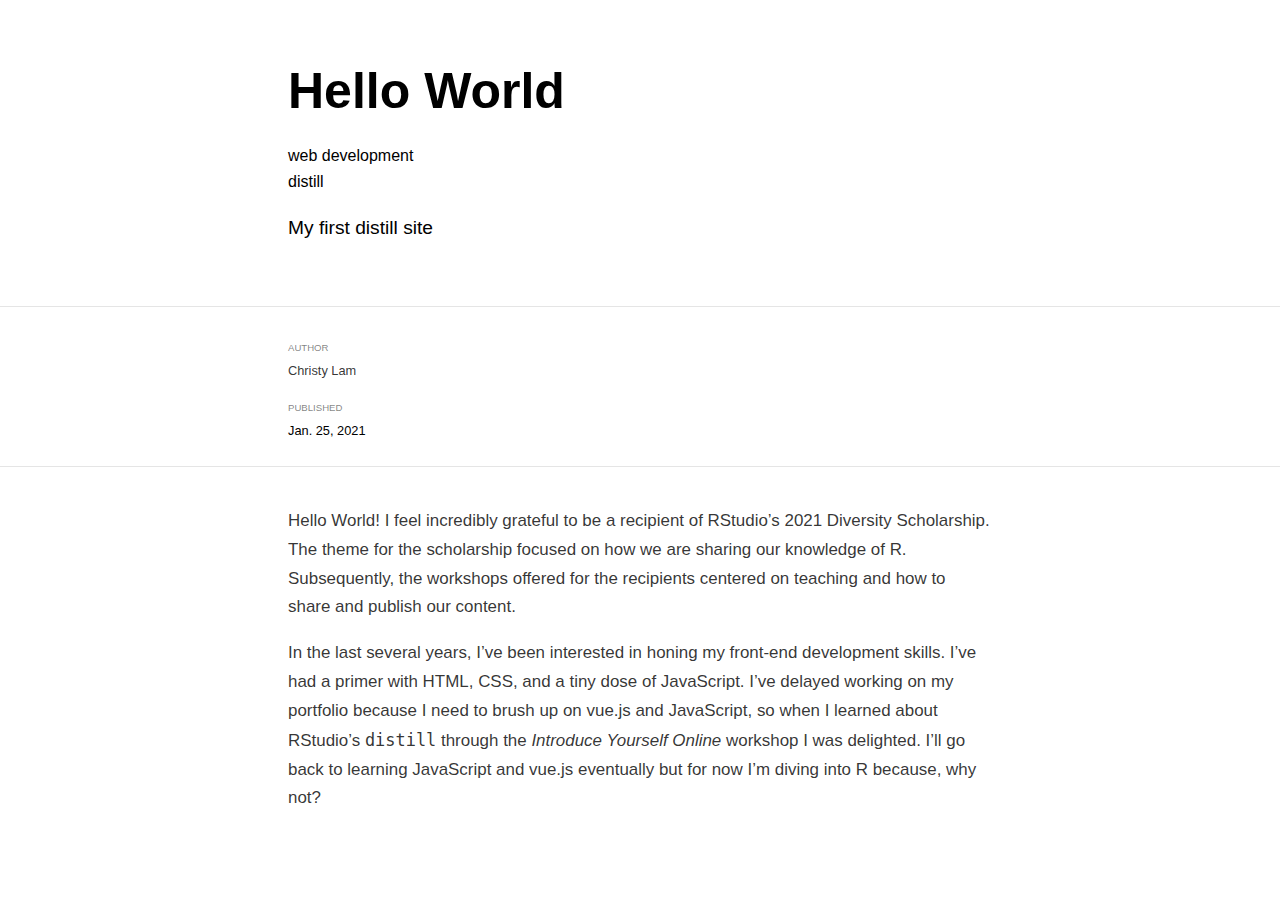
<file: _posts/2021-01-25-welcome/welcome.html>
<!DOCTYPE html>

<html xmlns="http://www.w3.org/1999/xhtml" lang="" xml:lang="">

<head>
  <meta charset="utf-8"/>
  <meta name="viewport" content="width=device-width, initial-scale=1"/>
  <meta http-equiv="X-UA-Compatible" content="IE=Edge,chrome=1"/>
  <meta name="generator" content="distill" />

  <style type="text/css">
  /* Hide doc at startup (prevent jankiness while JS renders/transforms) */
  body {
    visibility: hidden;
  }
  </style>

 <!--radix_placeholder_import_source-->
 <!--/radix_placeholder_import_source-->

<style type="text/css">code{white-space: pre;}</style>
<style type="text/css" data-origin="pandoc">
pre > code.sourceCode { white-space: pre; position: relative; }
pre > code.sourceCode > span { display: inline-block; line-height: 1.25; }
pre > code.sourceCode > span:empty { height: 1.2em; }
code.sourceCode > span { color: inherit; text-decoration: inherit; }
div.sourceCode { margin: 1em 0; }
pre.sourceCode { margin: 0; }
@media screen {
div.sourceCode { overflow: auto; }
}
@media print {
pre > code.sourceCode { white-space: pre-wrap; }
pre > code.sourceCode > span { text-indent: -5em; padding-left: 5em; }
}
pre.numberSource code
  { counter-reset: source-line 0; }
pre.numberSource code > span
  { position: relative; left: -4em; counter-increment: source-line; }
pre.numberSource code > span > a:first-child::before
  { content: counter(source-line);
    position: relative; left: -1em; text-align: right; vertical-align: baseline;
    border: none; display: inline-block;
    -webkit-touch-callout: none; -webkit-user-select: none;
    -khtml-user-select: none; -moz-user-select: none;
    -ms-user-select: none; user-select: none;
    padding: 0 4px; width: 4em;
    color: #aaaaaa;
  }
pre.numberSource { margin-left: 3em; border-left: 1px solid #aaaaaa;  padding-left: 4px; }
div.sourceCode
  {   }
@media screen {
pre > code.sourceCode > span > a:first-child::before { text-decoration: underline; }
}
code span.al { color: #ad0000; } /* Alert */
code span.an { color: #5e5e5e; } /* Annotation */
code span.at { color: #20794d; } /* Attribute */
code span.bn { color: #ad0000; } /* BaseN */
code span.bu { } /* BuiltIn */
code span.cf { color: #007ba5; } /* ControlFlow */
code span.ch { color: #20794d; } /* Char */
code span.cn { color: #8f5902; } /* Constant */
code span.co { color: #5e5e5e; } /* Comment */
code span.cv { color: #5e5e5e; font-style: italic; } /* CommentVar */
code span.do { color: #5e5e5e; font-style: italic; } /* Documentation */
code span.dt { color: #ad0000; } /* DataType */
code span.dv { color: #ad0000; } /* DecVal */
code span.er { color: #ad0000; } /* Error */
code span.ex { } /* Extension */
code span.fl { color: #ad0000; } /* Float */
code span.fu { color: #4758ab; } /* Function */
code span.im { } /* Import */
code span.in { color: #5e5e5e; } /* Information */
code span.kw { color: #007ba5; } /* Keyword */
code span.op { color: #5e5e5e; } /* Operator */
code span.ot { color: #007ba5; } /* Other */
code span.pp { color: #ad0000; } /* Preprocessor */
code span.sc { color: #20794d; } /* SpecialChar */
code span.ss { color: #20794d; } /* SpecialString */
code span.st { color: #20794d; } /* String */
code span.va { color: #111111; } /* Variable */
code span.vs { color: #20794d; } /* VerbatimString */
code span.wa { color: #5e5e5e; font-style: italic; } /* Warning */
</style>

  <!--radix_placeholder_meta_tags-->
  <title>Hello World</title>

  <meta property="description" itemprop="description" content="My first distill site"/>


  <!--  https://schema.org/Article -->
  <meta property="article:published" itemprop="datePublished" content="2021-01-25"/>
  <meta property="article:created" itemprop="dateCreated" content="2021-01-25"/>
  <meta name="article:author" content="Christy Lam"/>

  <!--  https://developers.facebook.com/docs/sharing/webmasters#markup -->
  <meta property="og:title" content="Hello World"/>
  <meta property="og:type" content="article"/>
  <meta property="og:description" content="My first distill site"/>
  <meta property="og:locale" content="en_US"/>

  <!--  https://dev.twitter.com/cards/types/summary -->
  <meta property="twitter:card" content="summary"/>
  <meta property="twitter:title" content="Hello World"/>
  <meta property="twitter:description" content="My first distill site"/>

  <!--/radix_placeholder_meta_tags-->
  <!--radix_placeholder_rmarkdown_metadata-->

  <script type="text/json" id="radix-rmarkdown-metadata">
  {"type":"list","attributes":{"names":{"type":"character","attributes":{},"value":["title","description","author","date","output","categories"]}},"value":[{"type":"character","attributes":{},"value":["Hello World"]},{"type":"character","attributes":{},"value":["My first distill site\n"]},{"type":"list","attributes":{},"value":[{"type":"list","attributes":{"names":{"type":"character","attributes":{},"value":["name"]}},"value":[{"type":"character","attributes":{},"value":["Christy Lam"]}]}]},{"type":"character","attributes":{},"value":["01-25-2021"]},{"type":"list","attributes":{"names":{"type":"character","attributes":{},"value":["distill::distill_article"]}},"value":[{"type":"list","attributes":{"names":{"type":"character","attributes":{},"value":["self_contained"]}},"value":[{"type":"logical","attributes":{},"value":[false]}]}]},{"type":"character","attributes":{},"value":["web development","distill"]}]}
  </script>
  <!--/radix_placeholder_rmarkdown_metadata-->
  
  <script type="text/json" id="radix-resource-manifest">
  {"type":"character","attributes":{},"value":["welcome_files/anchor-4.2.2/anchor.min.js","welcome_files/bowser-1.9.3/bowser.min.js","welcome_files/distill-2.2.21/template.v2.js","welcome_files/header-attrs-2.6.6/header-attrs.js","welcome_files/jquery-1.11.3/jquery.min.js","welcome_files/popper-2.6.0/popper.min.js","welcome_files/tippy-6.2.7/tippy-bundle.umd.min.js","welcome_files/tippy-6.2.7/tippy-light-border.css","welcome_files/tippy-6.2.7/tippy.css","welcome_files/tippy-6.2.7/tippy.umd.min.js","welcome_files/webcomponents-2.0.0/webcomponents.js"]}
  </script>
  <!--radix_placeholder_navigation_in_header-->
  <!--/radix_placeholder_navigation_in_header-->
  <!--radix_placeholder_distill-->

  <style type="text/css">

  body {
    background-color: white;
  }

  .pandoc-table {
    width: 100%;
  }

  .pandoc-table>caption {
    margin-bottom: 10px;
  }

  .pandoc-table th:not([align]) {
    text-align: left;
  }

  .pagedtable-footer {
    font-size: 15px;
  }

  d-byline .byline {
    grid-template-columns: 2fr 2fr;
  }

  d-byline .byline h3 {
    margin-block-start: 1.5em;
  }

  d-byline .byline .authors-affiliations h3 {
    margin-block-start: 0.5em;
  }

  .authors-affiliations .orcid-id {
    width: 16px;
    height:16px;
    margin-left: 4px;
    margin-right: 4px;
    vertical-align: middle;
    padding-bottom: 2px;
  }

  d-title .dt-tags {
    margin-top: 1em;
    grid-column: text;
  }

  .dt-tags .dt-tag {
    text-decoration: none;
    display: inline-block;
    color: rgba(0,0,0,0.6);
    padding: 0em 0.4em;
    margin-right: 0.5em;
    margin-bottom: 0.4em;
    font-size: 70%;
    border: 1px solid rgba(0,0,0,0.2);
    border-radius: 3px;
    text-transform: uppercase;
    font-weight: 500;
  }

  d-article table.gt_table td,
  d-article table.gt_table th {
    border-bottom: none;
  }

  .html-widget {
    margin-bottom: 2.0em;
  }

  .l-screen-inset {
    padding-right: 16px;
  }

  .l-screen .caption {
    margin-left: 10px;
  }

  .shaded {
    background: rgb(247, 247, 247);
    padding-top: 20px;
    padding-bottom: 20px;
    border-top: 1px solid rgba(0, 0, 0, 0.1);
    border-bottom: 1px solid rgba(0, 0, 0, 0.1);
  }

  .shaded .html-widget {
    margin-bottom: 0;
    border: 1px solid rgba(0, 0, 0, 0.1);
  }

  .shaded .shaded-content {
    background: white;
  }

  .text-output {
    margin-top: 0;
    line-height: 1.5em;
  }

  .hidden {
    display: none !important;
  }

  d-article {
    padding-top: 2.5rem;
    padding-bottom: 30px;
  }

  d-appendix {
    padding-top: 30px;
  }

  d-article>p>img {
    width: 100%;
  }

  d-article h2 {
    margin: 1rem 0 1.5rem 0;
  }

  d-article h3 {
    margin-top: 1.5rem;
  }

  d-article iframe {
    border: 1px solid rgba(0, 0, 0, 0.1);
    margin-bottom: 2.0em;
    width: 100%;
  }

  /* Tweak code blocks */

  d-article div.sourceCode code,
  d-article pre code {
    font-family: Consolas, Monaco, 'Andale Mono', 'Ubuntu Mono', monospace;
  }

  d-article pre,
  d-article div.sourceCode,
  d-article div.sourceCode pre {
    overflow: auto;
  }

  d-article div.sourceCode {
    background-color: white;
  }

  d-article div.sourceCode pre {
    padding-left: 10px;
    font-size: 12px;
    border-left: 2px solid rgba(0,0,0,0.1);
  }

  d-article pre {
    font-size: 12px;
    color: black;
    background: none;
    margin-top: 0;
    text-align: left;
    white-space: pre;
    word-spacing: normal;
    word-break: normal;
    word-wrap: normal;
    line-height: 1.5;

    -moz-tab-size: 4;
    -o-tab-size: 4;
    tab-size: 4;

    -webkit-hyphens: none;
    -moz-hyphens: none;
    -ms-hyphens: none;
    hyphens: none;
  }

  d-article pre a {
    border-bottom: none;
  }

  d-article pre a:hover {
    border-bottom: none;
    text-decoration: underline;
  }

  d-article details {
    grid-column: text;
    margin-bottom: 0.8em;
  }

  @media(min-width: 768px) {

  d-article pre,
  d-article div.sourceCode,
  d-article div.sourceCode pre {
    overflow: visible !important;
  }

  d-article div.sourceCode pre {
    padding-left: 18px;
    font-size: 14px;
  }

  d-article pre {
    font-size: 14px;
  }

  }

  figure img.external {
    background: white;
    border: 1px solid rgba(0, 0, 0, 0.1);
    box-shadow: 0 1px 8px rgba(0, 0, 0, 0.1);
    padding: 18px;
    box-sizing: border-box;
  }

  /* CSS for d-contents */

  .d-contents {
    grid-column: text;
    color: rgba(0,0,0,0.8);
    font-size: 0.9em;
    padding-bottom: 1em;
    margin-bottom: 1em;
    padding-bottom: 0.5em;
    margin-bottom: 1em;
    padding-left: 0.25em;
    justify-self: start;
  }

  @media(min-width: 1000px) {
    .d-contents.d-contents-float {
      height: 0;
      grid-column-start: 1;
      grid-column-end: 4;
      justify-self: center;
      padding-right: 3em;
      padding-left: 2em;
    }
  }

  .d-contents nav h3 {
    font-size: 18px;
    margin-top: 0;
    margin-bottom: 1em;
  }

  .d-contents li {
    list-style-type: none
  }

  .d-contents nav > ul {
    padding-left: 0;
  }

  .d-contents ul {
    padding-left: 1em
  }

  .d-contents nav ul li {
    margin-top: 0.6em;
    margin-bottom: 0.2em;
  }

  .d-contents nav a {
    font-size: 13px;
    border-bottom: none;
    text-decoration: none
    color: rgba(0, 0, 0, 0.8);
  }

  .d-contents nav a:hover {
    text-decoration: underline solid rgba(0, 0, 0, 0.6)
  }

  .d-contents nav > ul > li > a {
    font-weight: 600;
  }

  .d-contents nav > ul > li > ul {
    font-weight: inherit;
  }

  .d-contents nav > ul > li > ul > li {
    margin-top: 0.2em;
  }


  .d-contents nav ul {
    margin-top: 0;
    margin-bottom: 0.25em;
  }

  .d-article-with-toc h2:nth-child(2) {
    margin-top: 0;
  }


  /* Figure */

  .figure {
    position: relative;
    margin-bottom: 2.5em;
    margin-top: 1.5em;
  }

  .figure img {
    width: 100%;
  }

  .figure .caption {
    color: rgba(0, 0, 0, 0.6);
    font-size: 12px;
    line-height: 1.5em;
  }

  .figure img.external {
    background: white;
    border: 1px solid rgba(0, 0, 0, 0.1);
    box-shadow: 0 1px 8px rgba(0, 0, 0, 0.1);
    padding: 18px;
    box-sizing: border-box;
  }

  .figure .caption a {
    color: rgba(0, 0, 0, 0.6);
  }

  .figure .caption b,
  .figure .caption strong, {
    font-weight: 600;
    color: rgba(0, 0, 0, 1.0);
  }

  /* Citations */

  d-article .citation {
    color: inherit;
    cursor: inherit;
  }

  div.hanging-indent{
    margin-left: 1em; text-indent: -1em;
  }

  /* Citation hover box */

  .tippy-box[data-theme~=light-border] {
    background-color: rgba(250, 250, 250, 0.95);
  }

  .tippy-content > p {
    margin-bottom: 0;
    padding: 2px;
  }


  /* Tweak 1000px media break to show more text */

  @media(min-width: 1000px) {
    .base-grid,
    distill-header,
    d-title,
    d-abstract,
    d-article,
    d-appendix,
    distill-appendix,
    d-byline,
    d-footnote-list,
    d-citation-list,
    distill-footer {
      grid-template-columns: [screen-start] 1fr [page-start kicker-start] 80px [middle-start] 50px [text-start kicker-end] 65px 65px 65px 65px 65px 65px 65px 65px [text-end gutter-start] 65px [middle-end] 65px [page-end gutter-end] 1fr [screen-end];
      grid-column-gap: 16px;
    }

    .grid {
      grid-column-gap: 16px;
    }

    d-article {
      font-size: 1.06rem;
      line-height: 1.7em;
    }
    figure .caption, .figure .caption, figure figcaption {
      font-size: 13px;
    }
  }

  @media(min-width: 1180px) {
    .base-grid,
    distill-header,
    d-title,
    d-abstract,
    d-article,
    d-appendix,
    distill-appendix,
    d-byline,
    d-footnote-list,
    d-citation-list,
    distill-footer {
      grid-template-columns: [screen-start] 1fr [page-start kicker-start] 60px [middle-start] 60px [text-start kicker-end] 60px 60px 60px 60px 60px 60px 60px 60px [text-end gutter-start] 60px [middle-end] 60px [page-end gutter-end] 1fr [screen-end];
      grid-column-gap: 32px;
    }

    .grid {
      grid-column-gap: 32px;
    }
  }


  /* Get the citation styles for the appendix (not auto-injected on render since
     we do our own rendering of the citation appendix) */

  d-appendix .citation-appendix,
  .d-appendix .citation-appendix {
    font-size: 11px;
    line-height: 15px;
    border-left: 1px solid rgba(0, 0, 0, 0.1);
    padding-left: 18px;
    border: 1px solid rgba(0,0,0,0.1);
    background: rgba(0, 0, 0, 0.02);
    padding: 10px 18px;
    border-radius: 3px;
    color: rgba(150, 150, 150, 1);
    overflow: hidden;
    margin-top: -12px;
    white-space: pre-wrap;
    word-wrap: break-word;
  }

  /* Include appendix styles here so they can be overridden */

  d-appendix {
    contain: layout style;
    font-size: 0.8em;
    line-height: 1.7em;
    margin-top: 60px;
    margin-bottom: 0;
    border-top: 1px solid rgba(0, 0, 0, 0.1);
    color: rgba(0,0,0,0.5);
    padding-top: 60px;
    padding-bottom: 48px;
  }

  d-appendix h3 {
    grid-column: page-start / text-start;
    font-size: 15px;
    font-weight: 500;
    margin-top: 1em;
    margin-bottom: 0;
    color: rgba(0,0,0,0.65);
  }

  d-appendix h3 + * {
    margin-top: 1em;
  }

  d-appendix ol {
    padding: 0 0 0 15px;
  }

  @media (min-width: 768px) {
    d-appendix ol {
      padding: 0 0 0 30px;
      margin-left: -30px;
    }
  }

  d-appendix li {
    margin-bottom: 1em;
  }

  d-appendix a {
    color: rgba(0, 0, 0, 0.6);
  }

  d-appendix > * {
    grid-column: text;
  }

  d-appendix > d-footnote-list,
  d-appendix > d-citation-list,
  d-appendix > distill-appendix {
    grid-column: screen;
  }

  /* Include footnote styles here so they can be overridden */

  d-footnote-list {
    contain: layout style;
  }

  d-footnote-list > * {
    grid-column: text;
  }

  d-footnote-list a.footnote-backlink {
    color: rgba(0,0,0,0.3);
    padding-left: 0.5em;
  }



  /* Anchor.js */

  .anchorjs-link {
    /*transition: all .25s linear; */
    text-decoration: none;
    border-bottom: none;
  }
  *:hover > .anchorjs-link {
    margin-left: -1.125em !important;
    text-decoration: none;
    border-bottom: none;
  }

  /* Social footer */

  .social_footer {
    margin-top: 30px;
    margin-bottom: 0;
    color: rgba(0,0,0,0.67);
  }

  .disqus-comments {
    margin-right: 30px;
  }

  .disqus-comment-count {
    border-bottom: 1px solid rgba(0, 0, 0, 0.4);
    cursor: pointer;
  }

  #disqus_thread {
    margin-top: 30px;
  }

  .article-sharing a {
    border-bottom: none;
    margin-right: 8px;
  }

  .article-sharing a:hover {
    border-bottom: none;
  }

  .sidebar-section.subscribe {
    font-size: 12px;
    line-height: 1.6em;
  }

  .subscribe p {
    margin-bottom: 0.5em;
  }


  .article-footer .subscribe {
    font-size: 15px;
    margin-top: 45px;
  }


  .sidebar-section.custom {
    font-size: 12px;
    line-height: 1.6em;
  }

  .custom p {
    margin-bottom: 0.5em;
  }

  /* Styles for listing layout (hide title) */
  .layout-listing d-title, .layout-listing .d-title {
    display: none;
  }

  /* Styles for posts lists (not auto-injected) */


  .posts-with-sidebar {
    padding-left: 45px;
    padding-right: 45px;
  }

  .posts-list .description h2,
  .posts-list .description p {
    font-family: -apple-system, BlinkMacSystemFont, "Segoe UI", Roboto, Oxygen, Ubuntu, Cantarell, "Fira Sans", "Droid Sans", "Helvetica Neue", Arial, sans-serif;
  }

  .posts-list .description h2 {
    font-weight: 700;
    border-bottom: none;
    padding-bottom: 0;
  }

  .posts-list h2.post-tag {
    border-bottom: 1px solid rgba(0, 0, 0, 0.2);
    padding-bottom: 12px;
  }
  .posts-list {
    margin-top: 60px;
    margin-bottom: 24px;
  }

  .posts-list .post-preview {
    text-decoration: none;
    overflow: hidden;
    display: block;
    border-bottom: 1px solid rgba(0, 0, 0, 0.1);
    padding: 24px 0;
  }

  .post-preview-last {
    border-bottom: none !important;
  }

  .posts-list .posts-list-caption {
    grid-column: screen;
    font-weight: 400;
  }

  .posts-list .post-preview h2 {
    margin: 0 0 6px 0;
    line-height: 1.2em;
    font-style: normal;
    font-size: 24px;
  }

  .posts-list .post-preview p {
    margin: 0 0 12px 0;
    line-height: 1.4em;
    font-size: 16px;
  }

  .posts-list .post-preview .thumbnail {
    box-sizing: border-box;
    margin-bottom: 24px;
    position: relative;
    max-width: 500px;
  }
  .posts-list .post-preview img {
    width: 100%;
    display: block;
  }

  .posts-list .metadata {
    font-size: 12px;
    line-height: 1.4em;
    margin-bottom: 18px;
  }

  .posts-list .metadata > * {
    display: inline-block;
  }

  .posts-list .metadata .publishedDate {
    margin-right: 2em;
  }

  .posts-list .metadata .dt-authors {
    display: block;
    margin-top: 0.3em;
    margin-right: 2em;
  }

  .posts-list .dt-tags {
    display: block;
    line-height: 1em;
  }

  .posts-list .dt-tags .dt-tag {
    display: inline-block;
    color: rgba(0,0,0,0.6);
    padding: 0.3em 0.4em;
    margin-right: 0.2em;
    margin-bottom: 0.4em;
    font-size: 60%;
    border: 1px solid rgba(0,0,0,0.2);
    border-radius: 3px;
    text-transform: uppercase;
    font-weight: 500;
  }

  .posts-list img {
    opacity: 1;
  }

  .posts-list img[data-src] {
    opacity: 0;
  }

  .posts-more {
    clear: both;
  }


  .posts-sidebar {
    font-size: 16px;
  }

  .posts-sidebar h3 {
    font-size: 16px;
    margin-top: 0;
    margin-bottom: 0.5em;
    font-weight: 400;
    text-transform: uppercase;
  }

  .sidebar-section {
    margin-bottom: 30px;
  }

  .categories ul {
    list-style-type: none;
    margin: 0;
    padding: 0;
  }

  .categories li {
    color: rgba(0, 0, 0, 0.8);
    margin-bottom: 0;
  }

  .categories li>a {
    border-bottom: none;
  }

  .categories li>a:hover {
    border-bottom: 1px solid rgba(0, 0, 0, 0.4);
  }

  .categories .active {
    font-weight: 600;
  }

  .categories .category-count {
    color: rgba(0, 0, 0, 0.4);
  }


  @media(min-width: 768px) {
    .posts-list .post-preview h2 {
      font-size: 26px;
    }
    .posts-list .post-preview .thumbnail {
      float: right;
      width: 30%;
      margin-bottom: 0;
    }
    .posts-list .post-preview .description {
      float: left;
      width: 45%;
    }
    .posts-list .post-preview .metadata {
      float: left;
      width: 20%;
      margin-top: 8px;
    }
    .posts-list .post-preview p {
      margin: 0 0 12px 0;
      line-height: 1.5em;
      font-size: 16px;
    }
    .posts-with-sidebar .posts-list {
      float: left;
      width: 75%;
    }
    .posts-with-sidebar .posts-sidebar {
      float: right;
      width: 20%;
      margin-top: 60px;
      padding-top: 24px;
      padding-bottom: 24px;
    }
  }


  /* Improve display for browsers without grid (IE/Edge <= 15) */

  .downlevel {
    line-height: 1.6em;
    font-family: -apple-system, BlinkMacSystemFont, "Segoe UI", Roboto, Oxygen, Ubuntu, Cantarell, "Fira Sans", "Droid Sans", "Helvetica Neue", Arial, sans-serif;
    margin: 0;
  }

  .downlevel .d-title {
    padding-top: 6rem;
    padding-bottom: 1.5rem;
  }

  .downlevel .d-title h1 {
    font-size: 50px;
    font-weight: 700;
    line-height: 1.1em;
    margin: 0 0 0.5rem;
  }

  .downlevel .d-title p {
    font-weight: 300;
    font-size: 1.2rem;
    line-height: 1.55em;
    margin-top: 0;
  }

  .downlevel .d-byline {
    padding-top: 0.8em;
    padding-bottom: 0.8em;
    font-size: 0.8rem;
    line-height: 1.8em;
  }

  .downlevel .section-separator {
    border: none;
    border-top: 1px solid rgba(0, 0, 0, 0.1);
  }

  .downlevel .d-article {
    font-size: 1.06rem;
    line-height: 1.7em;
    padding-top: 1rem;
    padding-bottom: 2rem;
  }


  .downlevel .d-appendix {
    padding-left: 0;
    padding-right: 0;
    max-width: none;
    font-size: 0.8em;
    line-height: 1.7em;
    margin-bottom: 0;
    color: rgba(0,0,0,0.5);
    padding-top: 40px;
    padding-bottom: 48px;
  }

  .downlevel .footnotes ol {
    padding-left: 13px;
  }

  .downlevel .base-grid,
  .downlevel .distill-header,
  .downlevel .d-title,
  .downlevel .d-abstract,
  .downlevel .d-article,
  .downlevel .d-appendix,
  .downlevel .distill-appendix,
  .downlevel .d-byline,
  .downlevel .d-footnote-list,
  .downlevel .d-citation-list,
  .downlevel .distill-footer,
  .downlevel .appendix-bottom,
  .downlevel .posts-container {
    padding-left: 40px;
    padding-right: 40px;
  }

  @media(min-width: 768px) {
    .downlevel .base-grid,
    .downlevel .distill-header,
    .downlevel .d-title,
    .downlevel .d-abstract,
    .downlevel .d-article,
    .downlevel .d-appendix,
    .downlevel .distill-appendix,
    .downlevel .d-byline,
    .downlevel .d-footnote-list,
    .downlevel .d-citation-list,
    .downlevel .distill-footer,
    .downlevel .appendix-bottom,
    .downlevel .posts-container {
    padding-left: 150px;
    padding-right: 150px;
    max-width: 900px;
  }
  }

  .downlevel pre code {
    display: block;
    border-left: 2px solid rgba(0, 0, 0, .1);
    padding: 0 0 0 20px;
    font-size: 14px;
  }

  .downlevel code, .downlevel pre {
    color: black;
    background: none;
    font-family: Consolas, Monaco, 'Andale Mono', 'Ubuntu Mono', monospace;
    text-align: left;
    white-space: pre;
    word-spacing: normal;
    word-break: normal;
    word-wrap: normal;
    line-height: 1.5;

    -moz-tab-size: 4;
    -o-tab-size: 4;
    tab-size: 4;

    -webkit-hyphens: none;
    -moz-hyphens: none;
    -ms-hyphens: none;
    hyphens: none;
  }

  .downlevel .posts-list .post-preview {
    color: inherit;
  }



  </style>

  <script type="application/javascript">

  function is_downlevel_browser() {
    if (bowser.isUnsupportedBrowser({ msie: "12", msedge: "16"},
                                   window.navigator.userAgent)) {
      return true;
    } else {
      return window.load_distill_framework === undefined;
    }
  }

  // show body when load is complete
  function on_load_complete() {

    // add anchors
    if (window.anchors) {
      window.anchors.options.placement = 'left';
      window.anchors.add('d-article > h2, d-article > h3, d-article > h4, d-article > h5');
    }


    // set body to visible
    document.body.style.visibility = 'visible';

    // force redraw for leaflet widgets
    if (window.HTMLWidgets) {
      var maps = window.HTMLWidgets.findAll(".leaflet");
      $.each(maps, function(i, el) {
        var map = this.getMap();
        map.invalidateSize();
        map.eachLayer(function(layer) {
          if (layer instanceof L.TileLayer)
            layer.redraw();
        });
      });
    }

    // trigger 'shown' so htmlwidgets resize
    $('d-article').trigger('shown');
  }

  function init_distill() {

    init_common();

    // create front matter
    var front_matter = $('<d-front-matter></d-front-matter>');
    $('#distill-front-matter').wrap(front_matter);

    // create d-title
    $('.d-title').changeElementType('d-title');

    // create d-byline
    var byline = $('<d-byline></d-byline>');
    $('.d-byline').replaceWith(byline);

    // create d-article
    var article = $('<d-article></d-article>');
    $('.d-article').wrap(article).children().unwrap();

    // move posts container into article
    $('.posts-container').appendTo($('d-article'));

    // create d-appendix
    $('.d-appendix').changeElementType('d-appendix');

    // flag indicating that we have appendix items
    var appendix = $('.appendix-bottom').children('h3').length > 0;

    // replace footnotes with <d-footnote>
    $('.footnote-ref').each(function(i, val) {
      appendix = true;
      var href = $(this).attr('href');
      var id = href.replace('#', '');
      var fn = $('#' + id);
      var fn_p = $('#' + id + '>p');
      fn_p.find('.footnote-back').remove();
      var text = fn_p.html();
      var dtfn = $('<d-footnote></d-footnote>');
      dtfn.html(text);
      $(this).replaceWith(dtfn);
    });
    // remove footnotes
    $('.footnotes').remove();

    // move refs into #references-listing
    $('#references-listing').replaceWith($('#refs'));

    $('h1.appendix, h2.appendix').each(function(i, val) {
      $(this).changeElementType('h3');
    });
    $('h3.appendix').each(function(i, val) {
      var id = $(this).attr('id');
      $('.d-contents a[href="#' + id + '"]').parent().remove();
      appendix = true;
      $(this).nextUntil($('h1, h2, h3')).addBack().appendTo($('d-appendix'));
    });

    // show d-appendix if we have appendix content
    $("d-appendix").css('display', appendix ? 'grid' : 'none');

    // localize layout chunks to just output
    $('.layout-chunk').each(function(i, val) {

      // capture layout
      var layout = $(this).attr('data-layout');

      // apply layout to markdown level block elements
      var elements = $(this).children().not('details, div.sourceCode, pre, script');
      elements.each(function(i, el) {
        var layout_div = $('<div class="' + layout + '"></div>');
        if (layout_div.hasClass('shaded')) {
          var shaded_content = $('<div class="shaded-content"></div>');
          $(this).wrap(shaded_content);
          $(this).parent().wrap(layout_div);
        } else {
          $(this).wrap(layout_div);
        }
      });


      // unwrap the layout-chunk div
      $(this).children().unwrap();
    });

    // remove code block used to force  highlighting css
    $('.distill-force-highlighting-css').parent().remove();

    // remove empty line numbers inserted by pandoc when using a
    // custom syntax highlighting theme
    $('code.sourceCode a:empty').remove();

    // load distill framework
    load_distill_framework();

    // wait for window.distillRunlevel == 4 to do post processing
    function distill_post_process() {

      if (!window.distillRunlevel || window.distillRunlevel < 4)
        return;

      // hide author/affiliations entirely if we have no authors
      var front_matter = JSON.parse($("#distill-front-matter").html());
      var have_authors = front_matter.authors && front_matter.authors.length > 0;
      if (!have_authors)
        $('d-byline').addClass('hidden');

      // article with toc class
      $('.d-contents').parent().addClass('d-article-with-toc');

      // strip links that point to #
      $('.authors-affiliations').find('a[href="#"]').removeAttr('href');

      // add orcid ids
      $('.authors-affiliations').find('.author').each(function(i, el) {
        var orcid_id = front_matter.authors[i].orcidID;
        if (orcid_id) {
          var a = $('<a></a>');
          a.attr('href', 'https://orcid.org/' + orcid_id);
          var img = $('<img></img>');
          img.addClass('orcid-id');
          img.attr('alt', 'ORCID ID');
          img.attr('src','[data-uri]');
          a.append(img);
          $(this).append(a);
        }
      });

      // hide elements of author/affiliations grid that have no value
      function hide_byline_column(caption) {
        $('d-byline').find('h3:contains("' + caption + '")').parent().css('visibility', 'hidden');
      }

      // affiliations
      var have_affiliations = false;
      for (var i = 0; i<front_matter.authors.length; ++i) {
        var author = front_matter.authors[i];
        if (author.affiliation !== "&nbsp;") {
          have_affiliations = true;
          break;
        }
      }
      if (!have_affiliations)
        $('d-byline').find('h3:contains("Affiliations")').css('visibility', 'hidden');

      // published date
      if (!front_matter.publishedDate)
        hide_byline_column("Published");

      // document object identifier
      var doi = $('d-byline').find('h3:contains("DOI")');
      var doi_p = doi.next().empty();
      if (!front_matter.doi) {
        // if we have a citation and valid citationText then link to that
        if ($('#citation').length > 0 && front_matter.citationText) {
          doi.html('Citation');
          $('<a href="#citation"></a>')
            .text(front_matter.citationText)
            .appendTo(doi_p);
        } else {
          hide_byline_column("DOI");
        }
      } else {
        $('<a></a>')
           .attr('href', "https://doi.org/" + front_matter.doi)
           .html(front_matter.doi)
           .appendTo(doi_p);
      }

       // change plural form of authors/affiliations
      if (front_matter.authors.length === 1) {
        var grid = $('.authors-affiliations');
        grid.children('h3:contains("Authors")').text('Author');
        grid.children('h3:contains("Affiliations")').text('Affiliation');
      }

      // remove d-appendix and d-footnote-list local styles
      $('d-appendix > style:first-child').remove();
      $('d-footnote-list > style:first-child').remove();

      // move appendix-bottom entries to the bottom
      $('.appendix-bottom').appendTo('d-appendix').children().unwrap();
      $('.appendix-bottom').remove();

      // hoverable references
      $('span.citation[data-cites]').each(function() {
        var refHtml = $('#ref-' + $(this).attr('data-cites')).html();
        window.tippy(this, {
          allowHTML: true,
          content: refHtml,
          maxWidth: 500,
          interactive: true,
          interactiveBorder: 10,
          theme: 'light-border',
          placement: 'bottom-start'
        });
      });

      // clear polling timer
      clearInterval(tid);

      // show body now that everything is ready
      on_load_complete();
    }

    var tid = setInterval(distill_post_process, 50);
    distill_post_process();

  }

  function init_downlevel() {

    init_common();

     // insert hr after d-title
    $('.d-title').after($('<hr class="section-separator"/>'));

    // check if we have authors
    var front_matter = JSON.parse($("#distill-front-matter").html());
    var have_authors = front_matter.authors && front_matter.authors.length > 0;

    // manage byline/border
    if (!have_authors)
      $('.d-byline').remove();
    $('.d-byline').after($('<hr class="section-separator"/>'));
    $('.d-byline a').remove();

    // remove toc
    $('.d-contents').remove();

    // move appendix elements
    $('h1.appendix, h2.appendix').each(function(i, val) {
      $(this).changeElementType('h3');
    });
    $('h3.appendix').each(function(i, val) {
      $(this).nextUntil($('h1, h2, h3')).addBack().appendTo($('.d-appendix'));
    });


    // inject headers into references and footnotes
    var refs_header = $('<h3></h3>');
    refs_header.text('References');
    $('#refs').prepend(refs_header);

    var footnotes_header = $('<h3></h3');
    footnotes_header.text('Footnotes');
    $('.footnotes').children('hr').first().replaceWith(footnotes_header);

    // move appendix-bottom entries to the bottom
    $('.appendix-bottom').appendTo('.d-appendix').children().unwrap();
    $('.appendix-bottom').remove();

    // remove appendix if it's empty
    if ($('.d-appendix').children().length === 0)
      $('.d-appendix').remove();

    // prepend separator above appendix
    $('.d-appendix').before($('<hr class="section-separator" style="clear: both"/>'));

    // trim code
    $('pre>code').each(function(i, val) {
      $(this).html($.trim($(this).html()));
    });

    // move posts-container right before article
    $('.posts-container').insertBefore($('.d-article'));

    $('body').addClass('downlevel');

    on_load_complete();
  }


  function init_common() {

    // jquery plugin to change element types
    (function($) {
      $.fn.changeElementType = function(newType) {
        var attrs = {};

        $.each(this[0].attributes, function(idx, attr) {
          attrs[attr.nodeName] = attr.nodeValue;
        });

        this.replaceWith(function() {
          return $("<" + newType + "/>", attrs).append($(this).contents());
        });
      };
    })(jQuery);

    // prevent underline for linked images
    $('a > img').parent().css({'border-bottom' : 'none'});

    // mark non-body figures created by knitr chunks as 100% width
    $('.layout-chunk').each(function(i, val) {
      var figures = $(this).find('img, .html-widget');
      if ($(this).attr('data-layout') !== "l-body") {
        figures.css('width', '100%');
      } else {
        figures.css('max-width', '100%');
        figures.filter("[width]").each(function(i, val) {
          var fig = $(this);
          fig.css('width', fig.attr('width') + 'px');
        });

      }
    });

    // auto-append index.html to post-preview links in file: protocol
    // and in rstudio ide preview
    $('.post-preview').each(function(i, val) {
      if (window.location.protocol === "file:")
        $(this).attr('href', $(this).attr('href') + "index.html");
    });

    // get rid of index.html references in header
    if (window.location.protocol !== "file:") {
      $('.distill-site-header a[href]').each(function(i,val) {
        $(this).attr('href', $(this).attr('href').replace("index.html", "./"));
      });
    }

    // add class to pandoc style tables
    $('tr.header').parent('thead').parent('table').addClass('pandoc-table');
    $('.kable-table').children('table').addClass('pandoc-table');

    // add figcaption style to table captions
    $('caption').parent('table').addClass("figcaption");

    // initialize posts list
    if (window.init_posts_list)
      window.init_posts_list();

    // implmement disqus comment link
    $('.disqus-comment-count').click(function() {
      window.headroom_prevent_pin = true;
      $('#disqus_thread').toggleClass('hidden');
      if (!$('#disqus_thread').hasClass('hidden')) {
        var offset = $(this).offset();
        $(window).resize();
        $('html, body').animate({
          scrollTop: offset.top - 35
        });
      }
    });
  }

  document.addEventListener('DOMContentLoaded', function() {
    if (is_downlevel_browser())
      init_downlevel();
    else
      window.addEventListener('WebComponentsReady', init_distill);
  });

  </script>

  <!--/radix_placeholder_distill-->
  <script src="welcome_files/header-attrs-2.6.6/header-attrs.js"></script>
  <script src="welcome_files/jquery-1.11.3/jquery.min.js"></script>
  <script src="welcome_files/popper-2.6.0/popper.min.js"></script>
  <link href="welcome_files/tippy-6.2.7/tippy.css" rel="stylesheet" />
  <link href="welcome_files/tippy-6.2.7/tippy-light-border.css" rel="stylesheet" />
  <script src="welcome_files/tippy-6.2.7/tippy.umd.min.js"></script>
  <script src="welcome_files/anchor-4.2.2/anchor.min.js"></script>
  <script src="welcome_files/bowser-1.9.3/bowser.min.js"></script>
  <script src="welcome_files/webcomponents-2.0.0/webcomponents.js"></script>
  <script src="welcome_files/distill-2.2.21/template.v2.js"></script>
  <!--radix_placeholder_site_in_header-->
  <!--/radix_placeholder_site_in_header-->


</head>

<body>

<!--radix_placeholder_front_matter-->

<script id="distill-front-matter" type="text/json">
{"title":"Hello World","description":"My first distill site","authors":[{"author":"Christy Lam","authorURL":"#","affiliation":"&nbsp;","affiliationURL":"#","orcidID":""}],"publishedDate":"2021-01-25T00:00:00.000-08:00","citationText":"Lam, 2021"}
</script>

<!--/radix_placeholder_front_matter-->
<!--radix_placeholder_navigation_before_body-->
<!--/radix_placeholder_navigation_before_body-->
<!--radix_placeholder_site_before_body-->
<!--/radix_placeholder_site_before_body-->

<div class="d-title">
<h1>Hello World</h1>
<!--radix_placeholder_categories-->
<div class="dt-tags">
<div class="dt=tag">web development</div>
<div class="dt=tag">distill</div>
</div>
<!--/radix_placeholder_categories-->
<p><p>My first distill site</p></p>
</div>

<div class="d-byline">
  Christy Lam  
  
<br/>01-25-2021
</div>

<div class="d-article">
<p>Hello World! I feel incredibly grateful to be a recipient of RStudio’s 2021 Diversity Scholarship. The theme for the scholarship focused on how we are sharing our knowledge of R. Subsequently, the workshops offered for the recipients centered on teaching and how to share and publish our content.</p>
<p>In the last several years, I’ve been interested in honing my front-end development skills. I’ve had a primer with HTML, CSS, and a tiny dose of JavaScript. I’ve delayed working on my portfolio because I need to brush up on vue.js and JavaScript, so when I learned about RStudio’s <code>distill</code> through the <em>Introduce Yourself Online</em> workshop I was delighted. I’ll go back to learning JavaScript and vue.js eventually but for now I’m diving into R because, why not?</p>
<div class="sourceCode" id="cb1"><pre class="sourceCode r distill-force-highlighting-css"><code class="sourceCode r"></code></pre></div>
<!--radix_placeholder_article_footer-->
<!--/radix_placeholder_article_footer-->
</div>

<div class="d-appendix">
</div>


<!--radix_placeholder_site_after_body-->
<!--/radix_placeholder_site_after_body-->
<!--radix_placeholder_appendices-->
<div class="appendix-bottom"></div>
<!--/radix_placeholder_appendices-->
<!--radix_placeholder_navigation_after_body-->
<!--/radix_placeholder_navigation_after_body-->

</body>

</html>
</file>
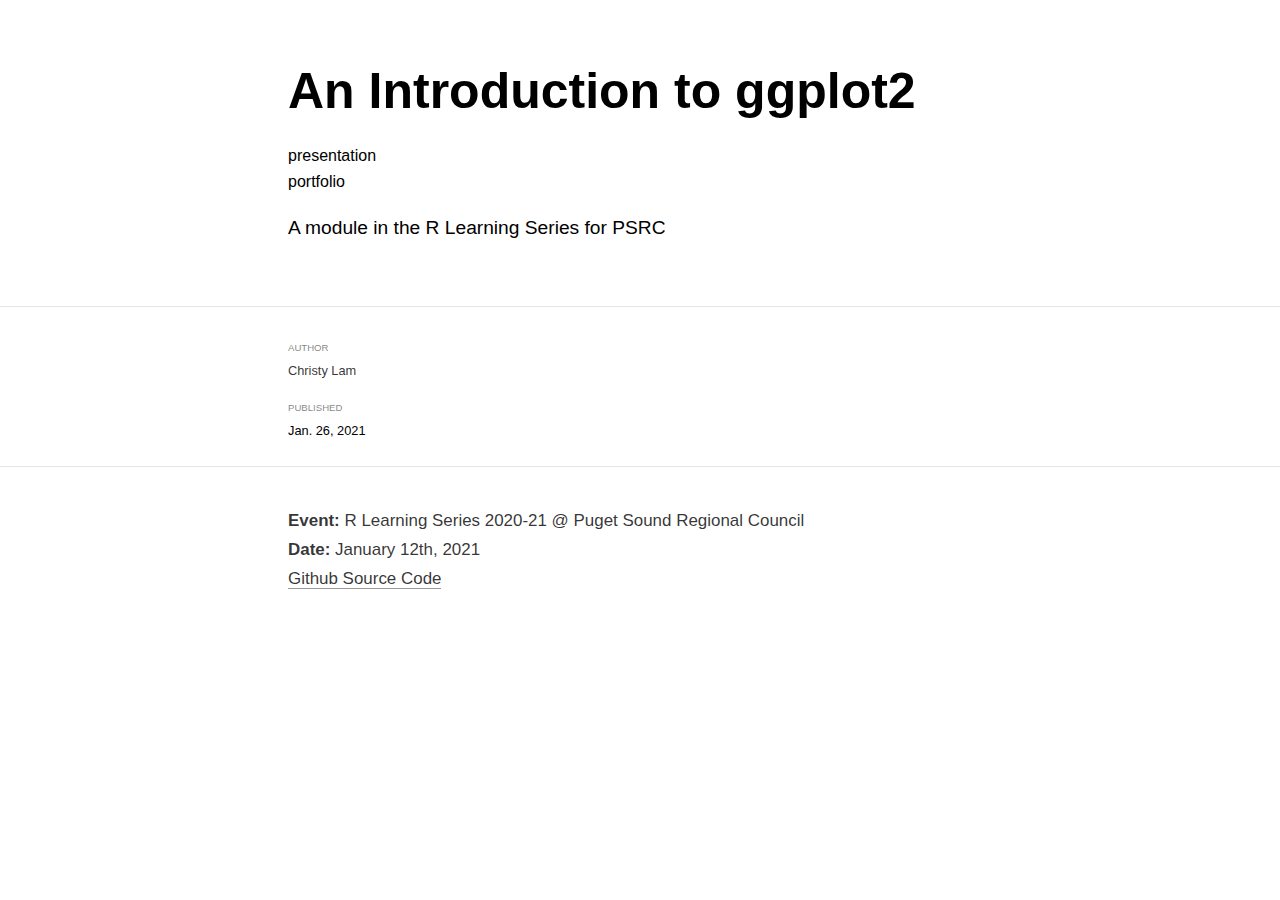
<file: _posts/2021-01-26-an-introduction-to-ggplot2/an-introduction-to-ggplot2.html>
<!DOCTYPE html>

<html xmlns="http://www.w3.org/1999/xhtml" lang="" xml:lang="">

<head>
  <meta charset="utf-8"/>
  <meta name="viewport" content="width=device-width, initial-scale=1"/>
  <meta http-equiv="X-UA-Compatible" content="IE=Edge,chrome=1"/>
  <meta name="generator" content="distill" />

  <style type="text/css">
  /* Hide doc at startup (prevent jankiness while JS renders/transforms) */
  body {
    visibility: hidden;
  }
  </style>

 <!--radix_placeholder_import_source-->
 <!--/radix_placeholder_import_source-->

<style type="text/css">code{white-space: pre;}</style>
<style type="text/css" data-origin="pandoc">
pre > code.sourceCode { white-space: pre; position: relative; }
pre > code.sourceCode > span { display: inline-block; line-height: 1.25; }
pre > code.sourceCode > span:empty { height: 1.2em; }
code.sourceCode > span { color: inherit; text-decoration: inherit; }
div.sourceCode { margin: 1em 0; }
pre.sourceCode { margin: 0; }
@media screen {
div.sourceCode { overflow: auto; }
}
@media print {
pre > code.sourceCode { white-space: pre-wrap; }
pre > code.sourceCode > span { text-indent: -5em; padding-left: 5em; }
}
pre.numberSource code
  { counter-reset: source-line 0; }
pre.numberSource code > span
  { position: relative; left: -4em; counter-increment: source-line; }
pre.numberSource code > span > a:first-child::before
  { content: counter(source-line);
    position: relative; left: -1em; text-align: right; vertical-align: baseline;
    border: none; display: inline-block;
    -webkit-touch-callout: none; -webkit-user-select: none;
    -khtml-user-select: none; -moz-user-select: none;
    -ms-user-select: none; user-select: none;
    padding: 0 4px; width: 4em;
    color: #aaaaaa;
  }
pre.numberSource { margin-left: 3em; border-left: 1px solid #aaaaaa;  padding-left: 4px; }
div.sourceCode
  {   }
@media screen {
pre > code.sourceCode > span > a:first-child::before { text-decoration: underline; }
}
code span.al { color: #ad0000; } /* Alert */
code span.an { color: #5e5e5e; } /* Annotation */
code span.at { color: #20794d; } /* Attribute */
code span.bn { color: #ad0000; } /* BaseN */
code span.bu { } /* BuiltIn */
code span.cf { color: #007ba5; } /* ControlFlow */
code span.ch { color: #20794d; } /* Char */
code span.cn { color: #8f5902; } /* Constant */
code span.co { color: #5e5e5e; } /* Comment */
code span.cv { color: #5e5e5e; font-style: italic; } /* CommentVar */
code span.do { color: #5e5e5e; font-style: italic; } /* Documentation */
code span.dt { color: #ad0000; } /* DataType */
code span.dv { color: #ad0000; } /* DecVal */
code span.er { color: #ad0000; } /* Error */
code span.ex { } /* Extension */
code span.fl { color: #ad0000; } /* Float */
code span.fu { color: #4758ab; } /* Function */
code span.im { } /* Import */
code span.in { color: #5e5e5e; } /* Information */
code span.kw { color: #007ba5; } /* Keyword */
code span.op { color: #5e5e5e; } /* Operator */
code span.ot { color: #007ba5; } /* Other */
code span.pp { color: #ad0000; } /* Preprocessor */
code span.sc { color: #20794d; } /* SpecialChar */
code span.ss { color: #20794d; } /* SpecialString */
code span.st { color: #20794d; } /* String */
code span.va { color: #111111; } /* Variable */
code span.vs { color: #20794d; } /* VerbatimString */
code span.wa { color: #5e5e5e; font-style: italic; } /* Warning */
</style>

  <!--radix_placeholder_meta_tags-->
  <title>An Introduction to ggplot2</title>

  <meta property="description" itemprop="description" content="A module in the R Learning Series for PSRC"/>


  <!--  https://schema.org/Article -->
  <meta property="article:published" itemprop="datePublished" content="2021-01-26"/>
  <meta property="article:created" itemprop="dateCreated" content="2021-01-26"/>
  <meta name="article:author" content="Christy Lam"/>

  <!--  https://developers.facebook.com/docs/sharing/webmasters#markup -->
  <meta property="og:title" content="An Introduction to ggplot2"/>
  <meta property="og:type" content="article"/>
  <meta property="og:description" content="A module in the R Learning Series for PSRC"/>
  <meta property="og:image" content="https://cyyllam.github.io/christy-lam/intro-ggplot2-site-image.jpg"/>
  <meta property="og:locale" content="en_US"/>

  <!--  https://dev.twitter.com/cards/types/summary -->
  <meta property="twitter:card" content="summary_large_image"/>
  <meta property="twitter:title" content="An Introduction to ggplot2"/>
  <meta property="twitter:description" content="A module in the R Learning Series for PSRC"/>
  <meta property="twitter:image" content="https://cyyllam.github.io/christy-lam/intro-ggplot2-site-image.jpg"/>

  <!--/radix_placeholder_meta_tags-->
  <!--radix_placeholder_rmarkdown_metadata-->

  <script type="text/json" id="radix-rmarkdown-metadata">
  {"type":"list","attributes":{"names":{"type":"character","attributes":{},"value":["title","base_url","description","author","date","preview","output","categories"]}},"value":[{"type":"character","attributes":{},"value":["An Introduction to ggplot2"]},{"type":"character","attributes":{},"value":["https://cyyllam.github.io/christy-lam/"]},{"type":"character","attributes":{},"value":["A module in the R Learning Series for PSRC\n"]},{"type":"list","attributes":{},"value":[{"type":"list","attributes":{"names":{"type":"character","attributes":{},"value":["name","url"]}},"value":[{"type":"character","attributes":{},"value":["Christy Lam"]},{"type":"list","attributes":{"names":{"type":"character","attributes":{},"value":[]}},"value":[]}]}]},{"type":"character","attributes":{},"value":["01-26-2021"]},{"type":"character","attributes":{},"value":["intro-ggplot2-site-image.jpg"]},{"type":"list","attributes":{"names":{"type":"character","attributes":{},"value":["distill::distill_article"]}},"value":[{"type":"list","attributes":{"names":{"type":"character","attributes":{},"value":["self_contained"]}},"value":[{"type":"logical","attributes":{},"value":[false]}]}]},{"type":"character","attributes":{},"value":["presentation","portfolio"]}]}
  </script>
  <!--/radix_placeholder_rmarkdown_metadata-->
  
  <script type="text/json" id="radix-resource-manifest">
  {"type":"character","attributes":{},"value":["an-introduction-to-ggplot2_files/anchor-4.2.2/anchor.min.js","an-introduction-to-ggplot2_files/bowser-1.9.3/bowser.min.js","an-introduction-to-ggplot2_files/distill-2.2.21/template.v2.js","an-introduction-to-ggplot2_files/header-attrs-2.6.6/header-attrs.js","an-introduction-to-ggplot2_files/jquery-1.11.3/jquery.min.js","an-introduction-to-ggplot2_files/popper-2.6.0/popper.min.js","an-introduction-to-ggplot2_files/tippy-6.2.7/tippy-bundle.umd.min.js","an-introduction-to-ggplot2_files/tippy-6.2.7/tippy-light-border.css","an-introduction-to-ggplot2_files/tippy-6.2.7/tippy.css","an-introduction-to-ggplot2_files/tippy-6.2.7/tippy.umd.min.js","an-introduction-to-ggplot2_files/webcomponents-2.0.0/webcomponents.js","intro-ggplot2-site-image.jpg"]}
  </script>
  <!--radix_placeholder_navigation_in_header-->
  <!--/radix_placeholder_navigation_in_header-->
  <!--radix_placeholder_distill-->

  <style type="text/css">

  body {
    background-color: white;
  }

  .pandoc-table {
    width: 100%;
  }

  .pandoc-table>caption {
    margin-bottom: 10px;
  }

  .pandoc-table th:not([align]) {
    text-align: left;
  }

  .pagedtable-footer {
    font-size: 15px;
  }

  d-byline .byline {
    grid-template-columns: 2fr 2fr;
  }

  d-byline .byline h3 {
    margin-block-start: 1.5em;
  }

  d-byline .byline .authors-affiliations h3 {
    margin-block-start: 0.5em;
  }

  .authors-affiliations .orcid-id {
    width: 16px;
    height:16px;
    margin-left: 4px;
    margin-right: 4px;
    vertical-align: middle;
    padding-bottom: 2px;
  }

  d-title .dt-tags {
    margin-top: 1em;
    grid-column: text;
  }

  .dt-tags .dt-tag {
    text-decoration: none;
    display: inline-block;
    color: rgba(0,0,0,0.6);
    padding: 0em 0.4em;
    margin-right: 0.5em;
    margin-bottom: 0.4em;
    font-size: 70%;
    border: 1px solid rgba(0,0,0,0.2);
    border-radius: 3px;
    text-transform: uppercase;
    font-weight: 500;
  }

  d-article table.gt_table td,
  d-article table.gt_table th {
    border-bottom: none;
  }

  .html-widget {
    margin-bottom: 2.0em;
  }

  .l-screen-inset {
    padding-right: 16px;
  }

  .l-screen .caption {
    margin-left: 10px;
  }

  .shaded {
    background: rgb(247, 247, 247);
    padding-top: 20px;
    padding-bottom: 20px;
    border-top: 1px solid rgba(0, 0, 0, 0.1);
    border-bottom: 1px solid rgba(0, 0, 0, 0.1);
  }

  .shaded .html-widget {
    margin-bottom: 0;
    border: 1px solid rgba(0, 0, 0, 0.1);
  }

  .shaded .shaded-content {
    background: white;
  }

  .text-output {
    margin-top: 0;
    line-height: 1.5em;
  }

  .hidden {
    display: none !important;
  }

  d-article {
    padding-top: 2.5rem;
    padding-bottom: 30px;
  }

  d-appendix {
    padding-top: 30px;
  }

  d-article>p>img {
    width: 100%;
  }

  d-article h2 {
    margin: 1rem 0 1.5rem 0;
  }

  d-article h3 {
    margin-top: 1.5rem;
  }

  d-article iframe {
    border: 1px solid rgba(0, 0, 0, 0.1);
    margin-bottom: 2.0em;
    width: 100%;
  }

  /* Tweak code blocks */

  d-article div.sourceCode code,
  d-article pre code {
    font-family: Consolas, Monaco, 'Andale Mono', 'Ubuntu Mono', monospace;
  }

  d-article pre,
  d-article div.sourceCode,
  d-article div.sourceCode pre {
    overflow: auto;
  }

  d-article div.sourceCode {
    background-color: white;
  }

  d-article div.sourceCode pre {
    padding-left: 10px;
    font-size: 12px;
    border-left: 2px solid rgba(0,0,0,0.1);
  }

  d-article pre {
    font-size: 12px;
    color: black;
    background: none;
    margin-top: 0;
    text-align: left;
    white-space: pre;
    word-spacing: normal;
    word-break: normal;
    word-wrap: normal;
    line-height: 1.5;

    -moz-tab-size: 4;
    -o-tab-size: 4;
    tab-size: 4;

    -webkit-hyphens: none;
    -moz-hyphens: none;
    -ms-hyphens: none;
    hyphens: none;
  }

  d-article pre a {
    border-bottom: none;
  }

  d-article pre a:hover {
    border-bottom: none;
    text-decoration: underline;
  }

  d-article details {
    grid-column: text;
    margin-bottom: 0.8em;
  }

  @media(min-width: 768px) {

  d-article pre,
  d-article div.sourceCode,
  d-article div.sourceCode pre {
    overflow: visible !important;
  }

  d-article div.sourceCode pre {
    padding-left: 18px;
    font-size: 14px;
  }

  d-article pre {
    font-size: 14px;
  }

  }

  figure img.external {
    background: white;
    border: 1px solid rgba(0, 0, 0, 0.1);
    box-shadow: 0 1px 8px rgba(0, 0, 0, 0.1);
    padding: 18px;
    box-sizing: border-box;
  }

  /* CSS for d-contents */

  .d-contents {
    grid-column: text;
    color: rgba(0,0,0,0.8);
    font-size: 0.9em;
    padding-bottom: 1em;
    margin-bottom: 1em;
    padding-bottom: 0.5em;
    margin-bottom: 1em;
    padding-left: 0.25em;
    justify-self: start;
  }

  @media(min-width: 1000px) {
    .d-contents.d-contents-float {
      height: 0;
      grid-column-start: 1;
      grid-column-end: 4;
      justify-self: center;
      padding-right: 3em;
      padding-left: 2em;
    }
  }

  .d-contents nav h3 {
    font-size: 18px;
    margin-top: 0;
    margin-bottom: 1em;
  }

  .d-contents li {
    list-style-type: none
  }

  .d-contents nav > ul {
    padding-left: 0;
  }

  .d-contents ul {
    padding-left: 1em
  }

  .d-contents nav ul li {
    margin-top: 0.6em;
    margin-bottom: 0.2em;
  }

  .d-contents nav a {
    font-size: 13px;
    border-bottom: none;
    text-decoration: none
    color: rgba(0, 0, 0, 0.8);
  }

  .d-contents nav a:hover {
    text-decoration: underline solid rgba(0, 0, 0, 0.6)
  }

  .d-contents nav > ul > li > a {
    font-weight: 600;
  }

  .d-contents nav > ul > li > ul {
    font-weight: inherit;
  }

  .d-contents nav > ul > li > ul > li {
    margin-top: 0.2em;
  }


  .d-contents nav ul {
    margin-top: 0;
    margin-bottom: 0.25em;
  }

  .d-article-with-toc h2:nth-child(2) {
    margin-top: 0;
  }


  /* Figure */

  .figure {
    position: relative;
    margin-bottom: 2.5em;
    margin-top: 1.5em;
  }

  .figure img {
    width: 100%;
  }

  .figure .caption {
    color: rgba(0, 0, 0, 0.6);
    font-size: 12px;
    line-height: 1.5em;
  }

  .figure img.external {
    background: white;
    border: 1px solid rgba(0, 0, 0, 0.1);
    box-shadow: 0 1px 8px rgba(0, 0, 0, 0.1);
    padding: 18px;
    box-sizing: border-box;
  }

  .figure .caption a {
    color: rgba(0, 0, 0, 0.6);
  }

  .figure .caption b,
  .figure .caption strong, {
    font-weight: 600;
    color: rgba(0, 0, 0, 1.0);
  }

  /* Citations */

  d-article .citation {
    color: inherit;
    cursor: inherit;
  }

  div.hanging-indent{
    margin-left: 1em; text-indent: -1em;
  }

  /* Citation hover box */

  .tippy-box[data-theme~=light-border] {
    background-color: rgba(250, 250, 250, 0.95);
  }

  .tippy-content > p {
    margin-bottom: 0;
    padding: 2px;
  }


  /* Tweak 1000px media break to show more text */

  @media(min-width: 1000px) {
    .base-grid,
    distill-header,
    d-title,
    d-abstract,
    d-article,
    d-appendix,
    distill-appendix,
    d-byline,
    d-footnote-list,
    d-citation-list,
    distill-footer {
      grid-template-columns: [screen-start] 1fr [page-start kicker-start] 80px [middle-start] 50px [text-start kicker-end] 65px 65px 65px 65px 65px 65px 65px 65px [text-end gutter-start] 65px [middle-end] 65px [page-end gutter-end] 1fr [screen-end];
      grid-column-gap: 16px;
    }

    .grid {
      grid-column-gap: 16px;
    }

    d-article {
      font-size: 1.06rem;
      line-height: 1.7em;
    }
    figure .caption, .figure .caption, figure figcaption {
      font-size: 13px;
    }
  }

  @media(min-width: 1180px) {
    .base-grid,
    distill-header,
    d-title,
    d-abstract,
    d-article,
    d-appendix,
    distill-appendix,
    d-byline,
    d-footnote-list,
    d-citation-list,
    distill-footer {
      grid-template-columns: [screen-start] 1fr [page-start kicker-start] 60px [middle-start] 60px [text-start kicker-end] 60px 60px 60px 60px 60px 60px 60px 60px [text-end gutter-start] 60px [middle-end] 60px [page-end gutter-end] 1fr [screen-end];
      grid-column-gap: 32px;
    }

    .grid {
      grid-column-gap: 32px;
    }
  }


  /* Get the citation styles for the appendix (not auto-injected on render since
     we do our own rendering of the citation appendix) */

  d-appendix .citation-appendix,
  .d-appendix .citation-appendix {
    font-size: 11px;
    line-height: 15px;
    border-left: 1px solid rgba(0, 0, 0, 0.1);
    padding-left: 18px;
    border: 1px solid rgba(0,0,0,0.1);
    background: rgba(0, 0, 0, 0.02);
    padding: 10px 18px;
    border-radius: 3px;
    color: rgba(150, 150, 150, 1);
    overflow: hidden;
    margin-top: -12px;
    white-space: pre-wrap;
    word-wrap: break-word;
  }

  /* Include appendix styles here so they can be overridden */

  d-appendix {
    contain: layout style;
    font-size: 0.8em;
    line-height: 1.7em;
    margin-top: 60px;
    margin-bottom: 0;
    border-top: 1px solid rgba(0, 0, 0, 0.1);
    color: rgba(0,0,0,0.5);
    padding-top: 60px;
    padding-bottom: 48px;
  }

  d-appendix h3 {
    grid-column: page-start / text-start;
    font-size: 15px;
    font-weight: 500;
    margin-top: 1em;
    margin-bottom: 0;
    color: rgba(0,0,0,0.65);
  }

  d-appendix h3 + * {
    margin-top: 1em;
  }

  d-appendix ol {
    padding: 0 0 0 15px;
  }

  @media (min-width: 768px) {
    d-appendix ol {
      padding: 0 0 0 30px;
      margin-left: -30px;
    }
  }

  d-appendix li {
    margin-bottom: 1em;
  }

  d-appendix a {
    color: rgba(0, 0, 0, 0.6);
  }

  d-appendix > * {
    grid-column: text;
  }

  d-appendix > d-footnote-list,
  d-appendix > d-citation-list,
  d-appendix > distill-appendix {
    grid-column: screen;
  }

  /* Include footnote styles here so they can be overridden */

  d-footnote-list {
    contain: layout style;
  }

  d-footnote-list > * {
    grid-column: text;
  }

  d-footnote-list a.footnote-backlink {
    color: rgba(0,0,0,0.3);
    padding-left: 0.5em;
  }



  /* Anchor.js */

  .anchorjs-link {
    /*transition: all .25s linear; */
    text-decoration: none;
    border-bottom: none;
  }
  *:hover > .anchorjs-link {
    margin-left: -1.125em !important;
    text-decoration: none;
    border-bottom: none;
  }

  /* Social footer */

  .social_footer {
    margin-top: 30px;
    margin-bottom: 0;
    color: rgba(0,0,0,0.67);
  }

  .disqus-comments {
    margin-right: 30px;
  }

  .disqus-comment-count {
    border-bottom: 1px solid rgba(0, 0, 0, 0.4);
    cursor: pointer;
  }

  #disqus_thread {
    margin-top: 30px;
  }

  .article-sharing a {
    border-bottom: none;
    margin-right: 8px;
  }

  .article-sharing a:hover {
    border-bottom: none;
  }

  .sidebar-section.subscribe {
    font-size: 12px;
    line-height: 1.6em;
  }

  .subscribe p {
    margin-bottom: 0.5em;
  }


  .article-footer .subscribe {
    font-size: 15px;
    margin-top: 45px;
  }


  .sidebar-section.custom {
    font-size: 12px;
    line-height: 1.6em;
  }

  .custom p {
    margin-bottom: 0.5em;
  }

  /* Styles for listing layout (hide title) */
  .layout-listing d-title, .layout-listing .d-title {
    display: none;
  }

  /* Styles for posts lists (not auto-injected) */


  .posts-with-sidebar {
    padding-left: 45px;
    padding-right: 45px;
  }

  .posts-list .description h2,
  .posts-list .description p {
    font-family: -apple-system, BlinkMacSystemFont, "Segoe UI", Roboto, Oxygen, Ubuntu, Cantarell, "Fira Sans", "Droid Sans", "Helvetica Neue", Arial, sans-serif;
  }

  .posts-list .description h2 {
    font-weight: 700;
    border-bottom: none;
    padding-bottom: 0;
  }

  .posts-list h2.post-tag {
    border-bottom: 1px solid rgba(0, 0, 0, 0.2);
    padding-bottom: 12px;
  }
  .posts-list {
    margin-top: 60px;
    margin-bottom: 24px;
  }

  .posts-list .post-preview {
    text-decoration: none;
    overflow: hidden;
    display: block;
    border-bottom: 1px solid rgba(0, 0, 0, 0.1);
    padding: 24px 0;
  }

  .post-preview-last {
    border-bottom: none !important;
  }

  .posts-list .posts-list-caption {
    grid-column: screen;
    font-weight: 400;
  }

  .posts-list .post-preview h2 {
    margin: 0 0 6px 0;
    line-height: 1.2em;
    font-style: normal;
    font-size: 24px;
  }

  .posts-list .post-preview p {
    margin: 0 0 12px 0;
    line-height: 1.4em;
    font-size: 16px;
  }

  .posts-list .post-preview .thumbnail {
    box-sizing: border-box;
    margin-bottom: 24px;
    position: relative;
    max-width: 500px;
  }
  .posts-list .post-preview img {
    width: 100%;
    display: block;
  }

  .posts-list .metadata {
    font-size: 12px;
    line-height: 1.4em;
    margin-bottom: 18px;
  }

  .posts-list .metadata > * {
    display: inline-block;
  }

  .posts-list .metadata .publishedDate {
    margin-right: 2em;
  }

  .posts-list .metadata .dt-authors {
    display: block;
    margin-top: 0.3em;
    margin-right: 2em;
  }

  .posts-list .dt-tags {
    display: block;
    line-height: 1em;
  }

  .posts-list .dt-tags .dt-tag {
    display: inline-block;
    color: rgba(0,0,0,0.6);
    padding: 0.3em 0.4em;
    margin-right: 0.2em;
    margin-bottom: 0.4em;
    font-size: 60%;
    border: 1px solid rgba(0,0,0,0.2);
    border-radius: 3px;
    text-transform: uppercase;
    font-weight: 500;
  }

  .posts-list img {
    opacity: 1;
  }

  .posts-list img[data-src] {
    opacity: 0;
  }

  .posts-more {
    clear: both;
  }


  .posts-sidebar {
    font-size: 16px;
  }

  .posts-sidebar h3 {
    font-size: 16px;
    margin-top: 0;
    margin-bottom: 0.5em;
    font-weight: 400;
    text-transform: uppercase;
  }

  .sidebar-section {
    margin-bottom: 30px;
  }

  .categories ul {
    list-style-type: none;
    margin: 0;
    padding: 0;
  }

  .categories li {
    color: rgba(0, 0, 0, 0.8);
    margin-bottom: 0;
  }

  .categories li>a {
    border-bottom: none;
  }

  .categories li>a:hover {
    border-bottom: 1px solid rgba(0, 0, 0, 0.4);
  }

  .categories .active {
    font-weight: 600;
  }

  .categories .category-count {
    color: rgba(0, 0, 0, 0.4);
  }


  @media(min-width: 768px) {
    .posts-list .post-preview h2 {
      font-size: 26px;
    }
    .posts-list .post-preview .thumbnail {
      float: right;
      width: 30%;
      margin-bottom: 0;
    }
    .posts-list .post-preview .description {
      float: left;
      width: 45%;
    }
    .posts-list .post-preview .metadata {
      float: left;
      width: 20%;
      margin-top: 8px;
    }
    .posts-list .post-preview p {
      margin: 0 0 12px 0;
      line-height: 1.5em;
      font-size: 16px;
    }
    .posts-with-sidebar .posts-list {
      float: left;
      width: 75%;
    }
    .posts-with-sidebar .posts-sidebar {
      float: right;
      width: 20%;
      margin-top: 60px;
      padding-top: 24px;
      padding-bottom: 24px;
    }
  }


  /* Improve display for browsers without grid (IE/Edge <= 15) */

  .downlevel {
    line-height: 1.6em;
    font-family: -apple-system, BlinkMacSystemFont, "Segoe UI", Roboto, Oxygen, Ubuntu, Cantarell, "Fira Sans", "Droid Sans", "Helvetica Neue", Arial, sans-serif;
    margin: 0;
  }

  .downlevel .d-title {
    padding-top: 6rem;
    padding-bottom: 1.5rem;
  }

  .downlevel .d-title h1 {
    font-size: 50px;
    font-weight: 700;
    line-height: 1.1em;
    margin: 0 0 0.5rem;
  }

  .downlevel .d-title p {
    font-weight: 300;
    font-size: 1.2rem;
    line-height: 1.55em;
    margin-top: 0;
  }

  .downlevel .d-byline {
    padding-top: 0.8em;
    padding-bottom: 0.8em;
    font-size: 0.8rem;
    line-height: 1.8em;
  }

  .downlevel .section-separator {
    border: none;
    border-top: 1px solid rgba(0, 0, 0, 0.1);
  }

  .downlevel .d-article {
    font-size: 1.06rem;
    line-height: 1.7em;
    padding-top: 1rem;
    padding-bottom: 2rem;
  }


  .downlevel .d-appendix {
    padding-left: 0;
    padding-right: 0;
    max-width: none;
    font-size: 0.8em;
    line-height: 1.7em;
    margin-bottom: 0;
    color: rgba(0,0,0,0.5);
    padding-top: 40px;
    padding-bottom: 48px;
  }

  .downlevel .footnotes ol {
    padding-left: 13px;
  }

  .downlevel .base-grid,
  .downlevel .distill-header,
  .downlevel .d-title,
  .downlevel .d-abstract,
  .downlevel .d-article,
  .downlevel .d-appendix,
  .downlevel .distill-appendix,
  .downlevel .d-byline,
  .downlevel .d-footnote-list,
  .downlevel .d-citation-list,
  .downlevel .distill-footer,
  .downlevel .appendix-bottom,
  .downlevel .posts-container {
    padding-left: 40px;
    padding-right: 40px;
  }

  @media(min-width: 768px) {
    .downlevel .base-grid,
    .downlevel .distill-header,
    .downlevel .d-title,
    .downlevel .d-abstract,
    .downlevel .d-article,
    .downlevel .d-appendix,
    .downlevel .distill-appendix,
    .downlevel .d-byline,
    .downlevel .d-footnote-list,
    .downlevel .d-citation-list,
    .downlevel .distill-footer,
    .downlevel .appendix-bottom,
    .downlevel .posts-container {
    padding-left: 150px;
    padding-right: 150px;
    max-width: 900px;
  }
  }

  .downlevel pre code {
    display: block;
    border-left: 2px solid rgba(0, 0, 0, .1);
    padding: 0 0 0 20px;
    font-size: 14px;
  }

  .downlevel code, .downlevel pre {
    color: black;
    background: none;
    font-family: Consolas, Monaco, 'Andale Mono', 'Ubuntu Mono', monospace;
    text-align: left;
    white-space: pre;
    word-spacing: normal;
    word-break: normal;
    word-wrap: normal;
    line-height: 1.5;

    -moz-tab-size: 4;
    -o-tab-size: 4;
    tab-size: 4;

    -webkit-hyphens: none;
    -moz-hyphens: none;
    -ms-hyphens: none;
    hyphens: none;
  }

  .downlevel .posts-list .post-preview {
    color: inherit;
  }



  </style>

  <script type="application/javascript">

  function is_downlevel_browser() {
    if (bowser.isUnsupportedBrowser({ msie: "12", msedge: "16"},
                                   window.navigator.userAgent)) {
      return true;
    } else {
      return window.load_distill_framework === undefined;
    }
  }

  // show body when load is complete
  function on_load_complete() {

    // add anchors
    if (window.anchors) {
      window.anchors.options.placement = 'left';
      window.anchors.add('d-article > h2, d-article > h3, d-article > h4, d-article > h5');
    }


    // set body to visible
    document.body.style.visibility = 'visible';

    // force redraw for leaflet widgets
    if (window.HTMLWidgets) {
      var maps = window.HTMLWidgets.findAll(".leaflet");
      $.each(maps, function(i, el) {
        var map = this.getMap();
        map.invalidateSize();
        map.eachLayer(function(layer) {
          if (layer instanceof L.TileLayer)
            layer.redraw();
        });
      });
    }

    // trigger 'shown' so htmlwidgets resize
    $('d-article').trigger('shown');
  }

  function init_distill() {

    init_common();

    // create front matter
    var front_matter = $('<d-front-matter></d-front-matter>');
    $('#distill-front-matter').wrap(front_matter);

    // create d-title
    $('.d-title').changeElementType('d-title');

    // create d-byline
    var byline = $('<d-byline></d-byline>');
    $('.d-byline').replaceWith(byline);

    // create d-article
    var article = $('<d-article></d-article>');
    $('.d-article').wrap(article).children().unwrap();

    // move posts container into article
    $('.posts-container').appendTo($('d-article'));

    // create d-appendix
    $('.d-appendix').changeElementType('d-appendix');

    // flag indicating that we have appendix items
    var appendix = $('.appendix-bottom').children('h3').length > 0;

    // replace footnotes with <d-footnote>
    $('.footnote-ref').each(function(i, val) {
      appendix = true;
      var href = $(this).attr('href');
      var id = href.replace('#', '');
      var fn = $('#' + id);
      var fn_p = $('#' + id + '>p');
      fn_p.find('.footnote-back').remove();
      var text = fn_p.html();
      var dtfn = $('<d-footnote></d-footnote>');
      dtfn.html(text);
      $(this).replaceWith(dtfn);
    });
    // remove footnotes
    $('.footnotes').remove();

    // move refs into #references-listing
    $('#references-listing').replaceWith($('#refs'));

    $('h1.appendix, h2.appendix').each(function(i, val) {
      $(this).changeElementType('h3');
    });
    $('h3.appendix').each(function(i, val) {
      var id = $(this).attr('id');
      $('.d-contents a[href="#' + id + '"]').parent().remove();
      appendix = true;
      $(this).nextUntil($('h1, h2, h3')).addBack().appendTo($('d-appendix'));
    });

    // show d-appendix if we have appendix content
    $("d-appendix").css('display', appendix ? 'grid' : 'none');

    // localize layout chunks to just output
    $('.layout-chunk').each(function(i, val) {

      // capture layout
      var layout = $(this).attr('data-layout');

      // apply layout to markdown level block elements
      var elements = $(this).children().not('details, div.sourceCode, pre, script');
      elements.each(function(i, el) {
        var layout_div = $('<div class="' + layout + '"></div>');
        if (layout_div.hasClass('shaded')) {
          var shaded_content = $('<div class="shaded-content"></div>');
          $(this).wrap(shaded_content);
          $(this).parent().wrap(layout_div);
        } else {
          $(this).wrap(layout_div);
        }
      });


      // unwrap the layout-chunk div
      $(this).children().unwrap();
    });

    // remove code block used to force  highlighting css
    $('.distill-force-highlighting-css').parent().remove();

    // remove empty line numbers inserted by pandoc when using a
    // custom syntax highlighting theme
    $('code.sourceCode a:empty').remove();

    // load distill framework
    load_distill_framework();

    // wait for window.distillRunlevel == 4 to do post processing
    function distill_post_process() {

      if (!window.distillRunlevel || window.distillRunlevel < 4)
        return;

      // hide author/affiliations entirely if we have no authors
      var front_matter = JSON.parse($("#distill-front-matter").html());
      var have_authors = front_matter.authors && front_matter.authors.length > 0;
      if (!have_authors)
        $('d-byline').addClass('hidden');

      // article with toc class
      $('.d-contents').parent().addClass('d-article-with-toc');

      // strip links that point to #
      $('.authors-affiliations').find('a[href="#"]').removeAttr('href');

      // add orcid ids
      $('.authors-affiliations').find('.author').each(function(i, el) {
        var orcid_id = front_matter.authors[i].orcidID;
        if (orcid_id) {
          var a = $('<a></a>');
          a.attr('href', 'https://orcid.org/' + orcid_id);
          var img = $('<img></img>');
          img.addClass('orcid-id');
          img.attr('alt', 'ORCID ID');
          img.attr('src','[data-uri]');
          a.append(img);
          $(this).append(a);
        }
      });

      // hide elements of author/affiliations grid that have no value
      function hide_byline_column(caption) {
        $('d-byline').find('h3:contains("' + caption + '")').parent().css('visibility', 'hidden');
      }

      // affiliations
      var have_affiliations = false;
      for (var i = 0; i<front_matter.authors.length; ++i) {
        var author = front_matter.authors[i];
        if (author.affiliation !== "&nbsp;") {
          have_affiliations = true;
          break;
        }
      }
      if (!have_affiliations)
        $('d-byline').find('h3:contains("Affiliations")').css('visibility', 'hidden');

      // published date
      if (!front_matter.publishedDate)
        hide_byline_column("Published");

      // document object identifier
      var doi = $('d-byline').find('h3:contains("DOI")');
      var doi_p = doi.next().empty();
      if (!front_matter.doi) {
        // if we have a citation and valid citationText then link to that
        if ($('#citation').length > 0 && front_matter.citationText) {
          doi.html('Citation');
          $('<a href="#citation"></a>')
            .text(front_matter.citationText)
            .appendTo(doi_p);
        } else {
          hide_byline_column("DOI");
        }
      } else {
        $('<a></a>')
           .attr('href', "https://doi.org/" + front_matter.doi)
           .html(front_matter.doi)
           .appendTo(doi_p);
      }

       // change plural form of authors/affiliations
      if (front_matter.authors.length === 1) {
        var grid = $('.authors-affiliations');
        grid.children('h3:contains("Authors")').text('Author');
        grid.children('h3:contains("Affiliations")').text('Affiliation');
      }

      // remove d-appendix and d-footnote-list local styles
      $('d-appendix > style:first-child').remove();
      $('d-footnote-list > style:first-child').remove();

      // move appendix-bottom entries to the bottom
      $('.appendix-bottom').appendTo('d-appendix').children().unwrap();
      $('.appendix-bottom').remove();

      // hoverable references
      $('span.citation[data-cites]').each(function() {
        var refHtml = $('#ref-' + $(this).attr('data-cites')).html();
        window.tippy(this, {
          allowHTML: true,
          content: refHtml,
          maxWidth: 500,
          interactive: true,
          interactiveBorder: 10,
          theme: 'light-border',
          placement: 'bottom-start'
        });
      });

      // clear polling timer
      clearInterval(tid);

      // show body now that everything is ready
      on_load_complete();
    }

    var tid = setInterval(distill_post_process, 50);
    distill_post_process();

  }

  function init_downlevel() {

    init_common();

     // insert hr after d-title
    $('.d-title').after($('<hr class="section-separator"/>'));

    // check if we have authors
    var front_matter = JSON.parse($("#distill-front-matter").html());
    var have_authors = front_matter.authors && front_matter.authors.length > 0;

    // manage byline/border
    if (!have_authors)
      $('.d-byline').remove();
    $('.d-byline').after($('<hr class="section-separator"/>'));
    $('.d-byline a').remove();

    // remove toc
    $('.d-contents').remove();

    // move appendix elements
    $('h1.appendix, h2.appendix').each(function(i, val) {
      $(this).changeElementType('h3');
    });
    $('h3.appendix').each(function(i, val) {
      $(this).nextUntil($('h1, h2, h3')).addBack().appendTo($('.d-appendix'));
    });


    // inject headers into references and footnotes
    var refs_header = $('<h3></h3>');
    refs_header.text('References');
    $('#refs').prepend(refs_header);

    var footnotes_header = $('<h3></h3');
    footnotes_header.text('Footnotes');
    $('.footnotes').children('hr').first().replaceWith(footnotes_header);

    // move appendix-bottom entries to the bottom
    $('.appendix-bottom').appendTo('.d-appendix').children().unwrap();
    $('.appendix-bottom').remove();

    // remove appendix if it's empty
    if ($('.d-appendix').children().length === 0)
      $('.d-appendix').remove();

    // prepend separator above appendix
    $('.d-appendix').before($('<hr class="section-separator" style="clear: both"/>'));

    // trim code
    $('pre>code').each(function(i, val) {
      $(this).html($.trim($(this).html()));
    });

    // move posts-container right before article
    $('.posts-container').insertBefore($('.d-article'));

    $('body').addClass('downlevel');

    on_load_complete();
  }


  function init_common() {

    // jquery plugin to change element types
    (function($) {
      $.fn.changeElementType = function(newType) {
        var attrs = {};

        $.each(this[0].attributes, function(idx, attr) {
          attrs[attr.nodeName] = attr.nodeValue;
        });

        this.replaceWith(function() {
          return $("<" + newType + "/>", attrs).append($(this).contents());
        });
      };
    })(jQuery);

    // prevent underline for linked images
    $('a > img').parent().css({'border-bottom' : 'none'});

    // mark non-body figures created by knitr chunks as 100% width
    $('.layout-chunk').each(function(i, val) {
      var figures = $(this).find('img, .html-widget');
      if ($(this).attr('data-layout') !== "l-body") {
        figures.css('width', '100%');
      } else {
        figures.css('max-width', '100%');
        figures.filter("[width]").each(function(i, val) {
          var fig = $(this);
          fig.css('width', fig.attr('width') + 'px');
        });

      }
    });

    // auto-append index.html to post-preview links in file: protocol
    // and in rstudio ide preview
    $('.post-preview').each(function(i, val) {
      if (window.location.protocol === "file:")
        $(this).attr('href', $(this).attr('href') + "index.html");
    });

    // get rid of index.html references in header
    if (window.location.protocol !== "file:") {
      $('.distill-site-header a[href]').each(function(i,val) {
        $(this).attr('href', $(this).attr('href').replace("index.html", "./"));
      });
    }

    // add class to pandoc style tables
    $('tr.header').parent('thead').parent('table').addClass('pandoc-table');
    $('.kable-table').children('table').addClass('pandoc-table');

    // add figcaption style to table captions
    $('caption').parent('table').addClass("figcaption");

    // initialize posts list
    if (window.init_posts_list)
      window.init_posts_list();

    // implmement disqus comment link
    $('.disqus-comment-count').click(function() {
      window.headroom_prevent_pin = true;
      $('#disqus_thread').toggleClass('hidden');
      if (!$('#disqus_thread').hasClass('hidden')) {
        var offset = $(this).offset();
        $(window).resize();
        $('html, body').animate({
          scrollTop: offset.top - 35
        });
      }
    });
  }

  document.addEventListener('DOMContentLoaded', function() {
    if (is_downlevel_browser())
      init_downlevel();
    else
      window.addEventListener('WebComponentsReady', init_distill);
  });

  </script>

  <!--/radix_placeholder_distill-->
  <script src="an-introduction-to-ggplot2_files/header-attrs-2.6.6/header-attrs.js"></script>
  <script src="an-introduction-to-ggplot2_files/jquery-1.11.3/jquery.min.js"></script>
  <script src="an-introduction-to-ggplot2_files/popper-2.6.0/popper.min.js"></script>
  <link href="an-introduction-to-ggplot2_files/tippy-6.2.7/tippy.css" rel="stylesheet" />
  <link href="an-introduction-to-ggplot2_files/tippy-6.2.7/tippy-light-border.css" rel="stylesheet" />
  <script src="an-introduction-to-ggplot2_files/tippy-6.2.7/tippy.umd.min.js"></script>
  <script src="an-introduction-to-ggplot2_files/anchor-4.2.2/anchor.min.js"></script>
  <script src="an-introduction-to-ggplot2_files/bowser-1.9.3/bowser.min.js"></script>
  <script src="an-introduction-to-ggplot2_files/webcomponents-2.0.0/webcomponents.js"></script>
  <script src="an-introduction-to-ggplot2_files/distill-2.2.21/template.v2.js"></script>
  <!--radix_placeholder_site_in_header-->
  <!--/radix_placeholder_site_in_header-->


</head>

<body>

<!--radix_placeholder_front_matter-->

<script id="distill-front-matter" type="text/json">
{"title":"An Introduction to ggplot2","description":"A module in the R Learning Series for PSRC","authors":[{"author":"Christy Lam","authorURL":{},"affiliation":"&nbsp;","affiliationURL":"#","orcidID":""}],"publishedDate":"2021-01-26T00:00:00.000-08:00","citationText":"Lam, 2021"}
</script>

<!--/radix_placeholder_front_matter-->
<!--radix_placeholder_navigation_before_body-->
<!--/radix_placeholder_navigation_before_body-->
<!--radix_placeholder_site_before_body-->
<!--/radix_placeholder_site_before_body-->

<div class="d-title">
<h1>An Introduction to ggplot2</h1>
<!--radix_placeholder_categories-->
<div class="dt-tags">
<div class="dt=tag">presentation</div>
<div class="dt=tag">portfolio</div>
</div>
<!--/radix_placeholder_categories-->
<p><p>A module in the R Learning Series for PSRC</p></p>
</div>

<div class="d-byline">
  Christy Lam true 
  
<br/>01-26-2021
</div>

<div class="d-article">
<p><strong>Event:</strong> R Learning Series 2020-21 @ Puget Sound Regional Council<br />
<strong>Date:</strong> January 12th, 2021<br />
<a href="https://psrc.github.io/intro-ggplot2/">Github Source Code</a></p>
<div class="sourceCode" id="cb1"><pre class="sourceCode r distill-force-highlighting-css"><code class="sourceCode r"></code></pre></div>
<!--radix_placeholder_article_footer-->
<!--/radix_placeholder_article_footer-->
</div>

<div class="d-appendix">
</div>


<!--radix_placeholder_site_after_body-->
<!--/radix_placeholder_site_after_body-->
<!--radix_placeholder_appendices-->
<div class="appendix-bottom"></div>
<!--/radix_placeholder_appendices-->
<!--radix_placeholder_navigation_after_body-->
<!--/radix_placeholder_navigation_after_body-->

</body>

</html>
</file>
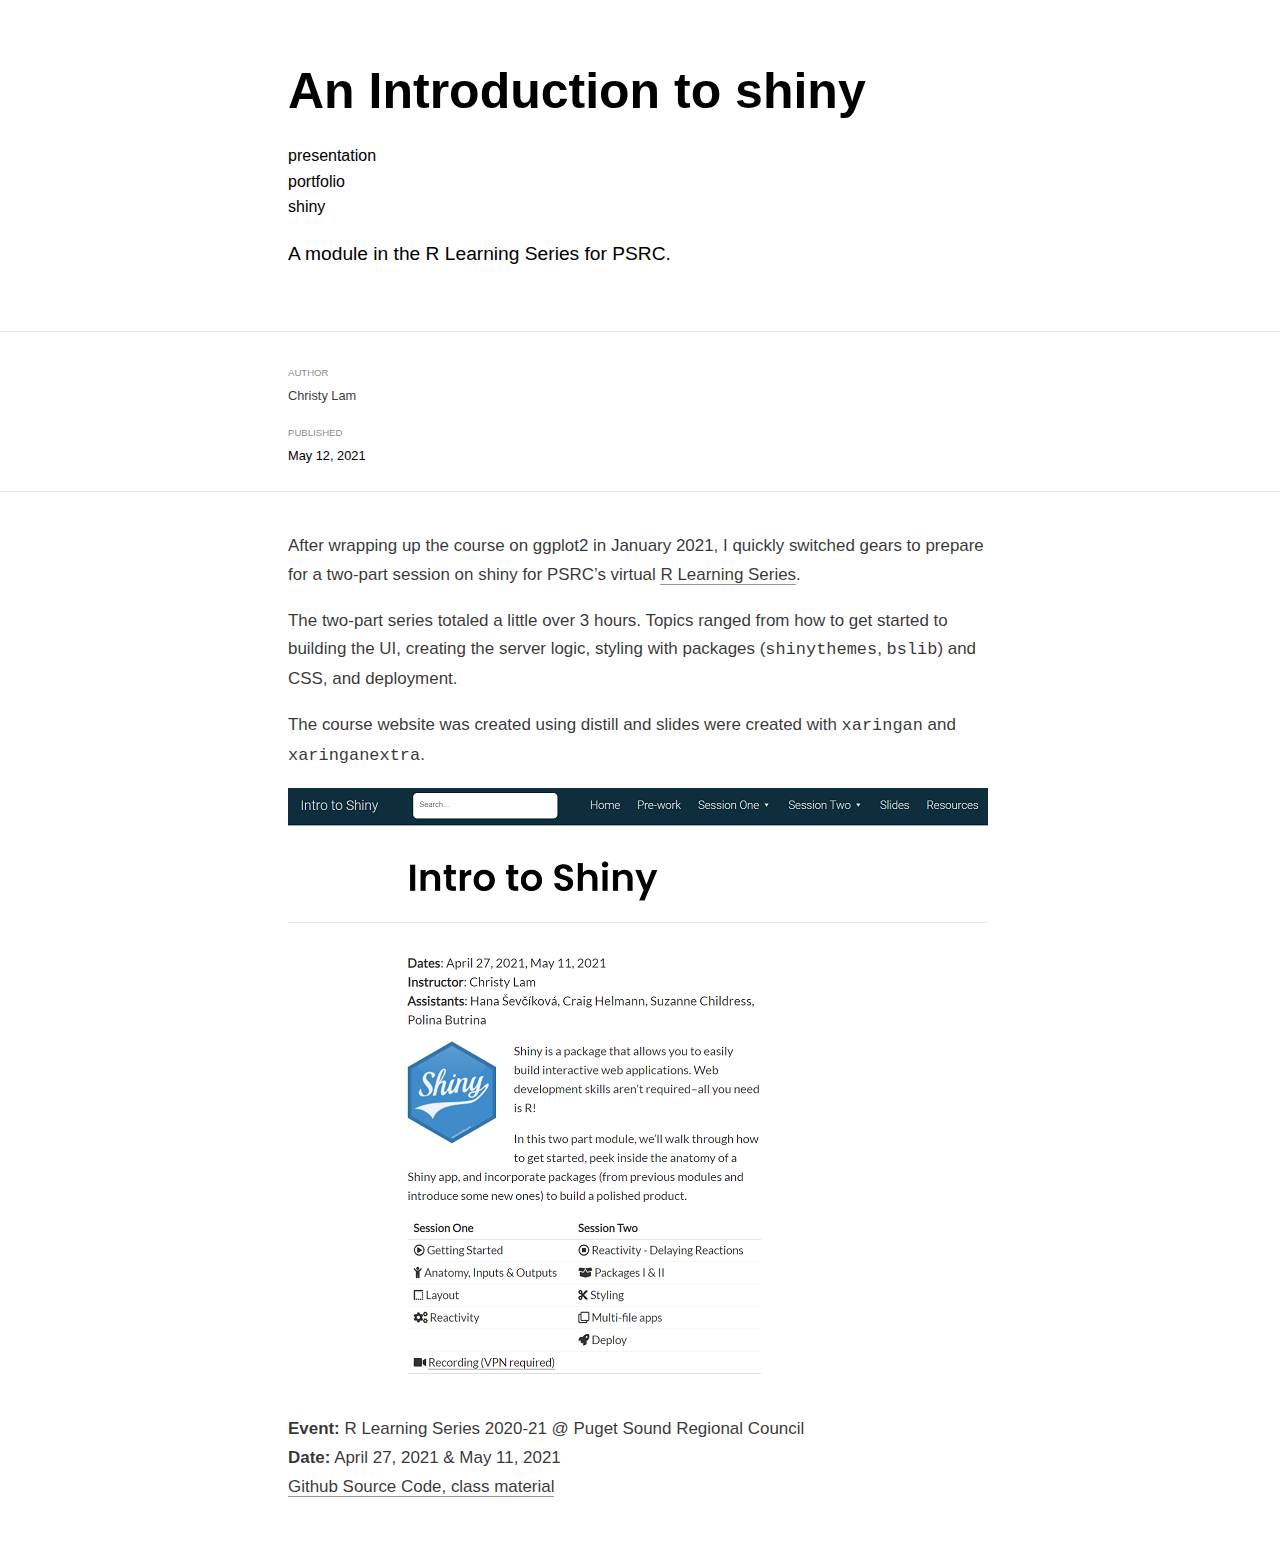
<file: _posts/2021-05-12-an-introduction-to-shiny/an-introduction-to-shiny.html>
<!DOCTYPE html>

<html xmlns="http://www.w3.org/1999/xhtml" lang="" xml:lang="">

<head>
  <meta charset="utf-8"/>
  <meta name="viewport" content="width=device-width, initial-scale=1"/>
  <meta http-equiv="X-UA-Compatible" content="IE=Edge,chrome=1"/>
  <meta name="generator" content="distill" />

  <style type="text/css">
  /* Hide doc at startup (prevent jankiness while JS renders/transforms) */
  body {
    visibility: hidden;
  }
  </style>

 <!--radix_placeholder_import_source-->
 <!--/radix_placeholder_import_source-->

<style type="text/css">code{white-space: pre;}</style>
<style type="text/css" data-origin="pandoc">
pre > code.sourceCode { white-space: pre; position: relative; }
pre > code.sourceCode > span { display: inline-block; line-height: 1.25; }
pre > code.sourceCode > span:empty { height: 1.2em; }
code.sourceCode > span { color: inherit; text-decoration: inherit; }
div.sourceCode { margin: 1em 0; }
pre.sourceCode { margin: 0; }
@media screen {
div.sourceCode { overflow: auto; }
}
@media print {
pre > code.sourceCode { white-space: pre-wrap; }
pre > code.sourceCode > span { text-indent: -5em; padding-left: 5em; }
}
pre.numberSource code
  { counter-reset: source-line 0; }
pre.numberSource code > span
  { position: relative; left: -4em; counter-increment: source-line; }
pre.numberSource code > span > a:first-child::before
  { content: counter(source-line);
    position: relative; left: -1em; text-align: right; vertical-align: baseline;
    border: none; display: inline-block;
    -webkit-touch-callout: none; -webkit-user-select: none;
    -khtml-user-select: none; -moz-user-select: none;
    -ms-user-select: none; user-select: none;
    padding: 0 4px; width: 4em;
    color: #aaaaaa;
  }
pre.numberSource { margin-left: 3em; border-left: 1px solid #aaaaaa;  padding-left: 4px; }
div.sourceCode
  {   }
@media screen {
pre > code.sourceCode > span > a:first-child::before { text-decoration: underline; }
}
code span.al { color: #ad0000; } /* Alert */
code span.an { color: #5e5e5e; } /* Annotation */
code span.at { color: #20794d; } /* Attribute */
code span.bn { color: #ad0000; } /* BaseN */
code span.bu { } /* BuiltIn */
code span.cf { color: #007ba5; } /* ControlFlow */
code span.ch { color: #20794d; } /* Char */
code span.cn { color: #8f5902; } /* Constant */
code span.co { color: #5e5e5e; } /* Comment */
code span.cv { color: #5e5e5e; font-style: italic; } /* CommentVar */
code span.do { color: #5e5e5e; font-style: italic; } /* Documentation */
code span.dt { color: #ad0000; } /* DataType */
code span.dv { color: #ad0000; } /* DecVal */
code span.er { color: #ad0000; } /* Error */
code span.ex { } /* Extension */
code span.fl { color: #ad0000; } /* Float */
code span.fu { color: #4758ab; } /* Function */
code span.im { } /* Import */
code span.in { color: #5e5e5e; } /* Information */
code span.kw { color: #007ba5; } /* Keyword */
code span.op { color: #5e5e5e; } /* Operator */
code span.ot { color: #007ba5; } /* Other */
code span.pp { color: #ad0000; } /* Preprocessor */
code span.sc { color: #20794d; } /* SpecialChar */
code span.ss { color: #20794d; } /* SpecialString */
code span.st { color: #20794d; } /* String */
code span.va { color: #111111; } /* Variable */
code span.vs { color: #20794d; } /* VerbatimString */
code span.wa { color: #5e5e5e; font-style: italic; } /* Warning */
</style>

  <!--radix_placeholder_meta_tags-->
  <title>An Introduction to shiny</title>

  <meta property="description" itemprop="description" content="A module in the R Learning Series for PSRC."/>


  <!--  https://schema.org/Article -->
  <meta property="article:published" itemprop="datePublished" content="2021-05-12"/>
  <meta property="article:created" itemprop="dateCreated" content="2021-05-12"/>
  <meta name="article:author" content="Christy Lam"/>

  <!--  https://developers.facebook.com/docs/sharing/webmasters#markup -->
  <meta property="og:title" content="An Introduction to shiny"/>
  <meta property="og:type" content="article"/>
  <meta property="og:description" content="A module in the R Learning Series for PSRC."/>
  <meta property="og:locale" content="en_US"/>

  <!--  https://dev.twitter.com/cards/types/summary -->
  <meta property="twitter:card" content="summary"/>
  <meta property="twitter:title" content="An Introduction to shiny"/>
  <meta property="twitter:description" content="A module in the R Learning Series for PSRC."/>

  <!--/radix_placeholder_meta_tags-->
  <!--radix_placeholder_rmarkdown_metadata-->

  <script type="text/json" id="radix-rmarkdown-metadata">
  {"type":"list","attributes":{"names":{"type":"character","attributes":{},"value":["title","description","author","date","preview","output","categories"]}},"value":[{"type":"character","attributes":{},"value":["An Introduction to shiny"]},{"type":"character","attributes":{},"value":["A module in the R Learning Series for PSRC.\n"]},{"type":"list","attributes":{},"value":[{"type":"list","attributes":{"names":{"type":"character","attributes":{},"value":["name","url"]}},"value":[{"type":"character","attributes":{},"value":["Christy Lam"]},{"type":"list","attributes":{"names":{"type":"character","attributes":{},"value":[]}},"value":[]}]}]},{"type":"character","attributes":{},"value":["05-12-2021"]},{"type":"character","attributes":{},"value":["intro-shiny-site.png"]},{"type":"list","attributes":{"names":{"type":"character","attributes":{},"value":["distill::distill_article"]}},"value":[{"type":"list","attributes":{"names":{"type":"character","attributes":{},"value":["self_contained"]}},"value":[{"type":"logical","attributes":{},"value":[false]}]}]},{"type":"character","attributes":{},"value":["presentation","portfolio","shiny"]}]}
  </script>
  <!--/radix_placeholder_rmarkdown_metadata-->
  
  <script type="text/json" id="radix-resource-manifest">
  {"type":"character","attributes":{},"value":["an-introduction-to-shiny_files/anchor-4.2.2/anchor.min.js","an-introduction-to-shiny_files/bowser-1.9.3/bowser.min.js","an-introduction-to-shiny_files/distill-2.2.21/template.v2.js","an-introduction-to-shiny_files/header-attrs-2.6.6/header-attrs.js","an-introduction-to-shiny_files/jquery-1.11.3/jquery.min.js","an-introduction-to-shiny_files/popper-2.6.0/popper.min.js","an-introduction-to-shiny_files/tippy-6.2.7/tippy-bundle.umd.min.js","an-introduction-to-shiny_files/tippy-6.2.7/tippy-light-border.css","an-introduction-to-shiny_files/tippy-6.2.7/tippy.css","an-introduction-to-shiny_files/tippy-6.2.7/tippy.umd.min.js","an-introduction-to-shiny_files/webcomponents-2.0.0/webcomponents.js","intro-shiny-site-link.png","intro-shiny-site.png"]}
  </script>
  <!--radix_placeholder_navigation_in_header-->
  <!--/radix_placeholder_navigation_in_header-->
  <!--radix_placeholder_distill-->

  <style type="text/css">

  body {
    background-color: white;
  }

  .pandoc-table {
    width: 100%;
  }

  .pandoc-table>caption {
    margin-bottom: 10px;
  }

  .pandoc-table th:not([align]) {
    text-align: left;
  }

  .pagedtable-footer {
    font-size: 15px;
  }

  d-byline .byline {
    grid-template-columns: 2fr 2fr;
  }

  d-byline .byline h3 {
    margin-block-start: 1.5em;
  }

  d-byline .byline .authors-affiliations h3 {
    margin-block-start: 0.5em;
  }

  .authors-affiliations .orcid-id {
    width: 16px;
    height:16px;
    margin-left: 4px;
    margin-right: 4px;
    vertical-align: middle;
    padding-bottom: 2px;
  }

  d-title .dt-tags {
    margin-top: 1em;
    grid-column: text;
  }

  .dt-tags .dt-tag {
    text-decoration: none;
    display: inline-block;
    color: rgba(0,0,0,0.6);
    padding: 0em 0.4em;
    margin-right: 0.5em;
    margin-bottom: 0.4em;
    font-size: 70%;
    border: 1px solid rgba(0,0,0,0.2);
    border-radius: 3px;
    text-transform: uppercase;
    font-weight: 500;
  }

  d-article table.gt_table td,
  d-article table.gt_table th {
    border-bottom: none;
  }

  .html-widget {
    margin-bottom: 2.0em;
  }

  .l-screen-inset {
    padding-right: 16px;
  }

  .l-screen .caption {
    margin-left: 10px;
  }

  .shaded {
    background: rgb(247, 247, 247);
    padding-top: 20px;
    padding-bottom: 20px;
    border-top: 1px solid rgba(0, 0, 0, 0.1);
    border-bottom: 1px solid rgba(0, 0, 0, 0.1);
  }

  .shaded .html-widget {
    margin-bottom: 0;
    border: 1px solid rgba(0, 0, 0, 0.1);
  }

  .shaded .shaded-content {
    background: white;
  }

  .text-output {
    margin-top: 0;
    line-height: 1.5em;
  }

  .hidden {
    display: none !important;
  }

  d-article {
    padding-top: 2.5rem;
    padding-bottom: 30px;
  }

  d-appendix {
    padding-top: 30px;
  }

  d-article>p>img {
    width: 100%;
  }

  d-article h2 {
    margin: 1rem 0 1.5rem 0;
  }

  d-article h3 {
    margin-top: 1.5rem;
  }

  d-article iframe {
    border: 1px solid rgba(0, 0, 0, 0.1);
    margin-bottom: 2.0em;
    width: 100%;
  }

  /* Tweak code blocks */

  d-article div.sourceCode code,
  d-article pre code {
    font-family: Consolas, Monaco, 'Andale Mono', 'Ubuntu Mono', monospace;
  }

  d-article pre,
  d-article div.sourceCode,
  d-article div.sourceCode pre {
    overflow: auto;
  }

  d-article div.sourceCode {
    background-color: white;
  }

  d-article div.sourceCode pre {
    padding-left: 10px;
    font-size: 12px;
    border-left: 2px solid rgba(0,0,0,0.1);
  }

  d-article pre {
    font-size: 12px;
    color: black;
    background: none;
    margin-top: 0;
    text-align: left;
    white-space: pre;
    word-spacing: normal;
    word-break: normal;
    word-wrap: normal;
    line-height: 1.5;

    -moz-tab-size: 4;
    -o-tab-size: 4;
    tab-size: 4;

    -webkit-hyphens: none;
    -moz-hyphens: none;
    -ms-hyphens: none;
    hyphens: none;
  }

  d-article pre a {
    border-bottom: none;
  }

  d-article pre a:hover {
    border-bottom: none;
    text-decoration: underline;
  }

  d-article details {
    grid-column: text;
    margin-bottom: 0.8em;
  }

  @media(min-width: 768px) {

  d-article pre,
  d-article div.sourceCode,
  d-article div.sourceCode pre {
    overflow: visible !important;
  }

  d-article div.sourceCode pre {
    padding-left: 18px;
    font-size: 14px;
  }

  d-article pre {
    font-size: 14px;
  }

  }

  figure img.external {
    background: white;
    border: 1px solid rgba(0, 0, 0, 0.1);
    box-shadow: 0 1px 8px rgba(0, 0, 0, 0.1);
    padding: 18px;
    box-sizing: border-box;
  }

  /* CSS for d-contents */

  .d-contents {
    grid-column: text;
    color: rgba(0,0,0,0.8);
    font-size: 0.9em;
    padding-bottom: 1em;
    margin-bottom: 1em;
    padding-bottom: 0.5em;
    margin-bottom: 1em;
    padding-left: 0.25em;
    justify-self: start;
  }

  @media(min-width: 1000px) {
    .d-contents.d-contents-float {
      height: 0;
      grid-column-start: 1;
      grid-column-end: 4;
      justify-self: center;
      padding-right: 3em;
      padding-left: 2em;
    }
  }

  .d-contents nav h3 {
    font-size: 18px;
    margin-top: 0;
    margin-bottom: 1em;
  }

  .d-contents li {
    list-style-type: none
  }

  .d-contents nav > ul {
    padding-left: 0;
  }

  .d-contents ul {
    padding-left: 1em
  }

  .d-contents nav ul li {
    margin-top: 0.6em;
    margin-bottom: 0.2em;
  }

  .d-contents nav a {
    font-size: 13px;
    border-bottom: none;
    text-decoration: none
    color: rgba(0, 0, 0, 0.8);
  }

  .d-contents nav a:hover {
    text-decoration: underline solid rgba(0, 0, 0, 0.6)
  }

  .d-contents nav > ul > li > a {
    font-weight: 600;
  }

  .d-contents nav > ul > li > ul {
    font-weight: inherit;
  }

  .d-contents nav > ul > li > ul > li {
    margin-top: 0.2em;
  }


  .d-contents nav ul {
    margin-top: 0;
    margin-bottom: 0.25em;
  }

  .d-article-with-toc h2:nth-child(2) {
    margin-top: 0;
  }


  /* Figure */

  .figure {
    position: relative;
    margin-bottom: 2.5em;
    margin-top: 1.5em;
  }

  .figure img {
    width: 100%;
  }

  .figure .caption {
    color: rgba(0, 0, 0, 0.6);
    font-size: 12px;
    line-height: 1.5em;
  }

  .figure img.external {
    background: white;
    border: 1px solid rgba(0, 0, 0, 0.1);
    box-shadow: 0 1px 8px rgba(0, 0, 0, 0.1);
    padding: 18px;
    box-sizing: border-box;
  }

  .figure .caption a {
    color: rgba(0, 0, 0, 0.6);
  }

  .figure .caption b,
  .figure .caption strong, {
    font-weight: 600;
    color: rgba(0, 0, 0, 1.0);
  }

  /* Citations */

  d-article .citation {
    color: inherit;
    cursor: inherit;
  }

  div.hanging-indent{
    margin-left: 1em; text-indent: -1em;
  }

  /* Citation hover box */

  .tippy-box[data-theme~=light-border] {
    background-color: rgba(250, 250, 250, 0.95);
  }

  .tippy-content > p {
    margin-bottom: 0;
    padding: 2px;
  }


  /* Tweak 1000px media break to show more text */

  @media(min-width: 1000px) {
    .base-grid,
    distill-header,
    d-title,
    d-abstract,
    d-article,
    d-appendix,
    distill-appendix,
    d-byline,
    d-footnote-list,
    d-citation-list,
    distill-footer {
      grid-template-columns: [screen-start] 1fr [page-start kicker-start] 80px [middle-start] 50px [text-start kicker-end] 65px 65px 65px 65px 65px 65px 65px 65px [text-end gutter-start] 65px [middle-end] 65px [page-end gutter-end] 1fr [screen-end];
      grid-column-gap: 16px;
    }

    .grid {
      grid-column-gap: 16px;
    }

    d-article {
      font-size: 1.06rem;
      line-height: 1.7em;
    }
    figure .caption, .figure .caption, figure figcaption {
      font-size: 13px;
    }
  }

  @media(min-width: 1180px) {
    .base-grid,
    distill-header,
    d-title,
    d-abstract,
    d-article,
    d-appendix,
    distill-appendix,
    d-byline,
    d-footnote-list,
    d-citation-list,
    distill-footer {
      grid-template-columns: [screen-start] 1fr [page-start kicker-start] 60px [middle-start] 60px [text-start kicker-end] 60px 60px 60px 60px 60px 60px 60px 60px [text-end gutter-start] 60px [middle-end] 60px [page-end gutter-end] 1fr [screen-end];
      grid-column-gap: 32px;
    }

    .grid {
      grid-column-gap: 32px;
    }
  }


  /* Get the citation styles for the appendix (not auto-injected on render since
     we do our own rendering of the citation appendix) */

  d-appendix .citation-appendix,
  .d-appendix .citation-appendix {
    font-size: 11px;
    line-height: 15px;
    border-left: 1px solid rgba(0, 0, 0, 0.1);
    padding-left: 18px;
    border: 1px solid rgba(0,0,0,0.1);
    background: rgba(0, 0, 0, 0.02);
    padding: 10px 18px;
    border-radius: 3px;
    color: rgba(150, 150, 150, 1);
    overflow: hidden;
    margin-top: -12px;
    white-space: pre-wrap;
    word-wrap: break-word;
  }

  /* Include appendix styles here so they can be overridden */

  d-appendix {
    contain: layout style;
    font-size: 0.8em;
    line-height: 1.7em;
    margin-top: 60px;
    margin-bottom: 0;
    border-top: 1px solid rgba(0, 0, 0, 0.1);
    color: rgba(0,0,0,0.5);
    padding-top: 60px;
    padding-bottom: 48px;
  }

  d-appendix h3 {
    grid-column: page-start / text-start;
    font-size: 15px;
    font-weight: 500;
    margin-top: 1em;
    margin-bottom: 0;
    color: rgba(0,0,0,0.65);
  }

  d-appendix h3 + * {
    margin-top: 1em;
  }

  d-appendix ol {
    padding: 0 0 0 15px;
  }

  @media (min-width: 768px) {
    d-appendix ol {
      padding: 0 0 0 30px;
      margin-left: -30px;
    }
  }

  d-appendix li {
    margin-bottom: 1em;
  }

  d-appendix a {
    color: rgba(0, 0, 0, 0.6);
  }

  d-appendix > * {
    grid-column: text;
  }

  d-appendix > d-footnote-list,
  d-appendix > d-citation-list,
  d-appendix > distill-appendix {
    grid-column: screen;
  }

  /* Include footnote styles here so they can be overridden */

  d-footnote-list {
    contain: layout style;
  }

  d-footnote-list > * {
    grid-column: text;
  }

  d-footnote-list a.footnote-backlink {
    color: rgba(0,0,0,0.3);
    padding-left: 0.5em;
  }



  /* Anchor.js */

  .anchorjs-link {
    /*transition: all .25s linear; */
    text-decoration: none;
    border-bottom: none;
  }
  *:hover > .anchorjs-link {
    margin-left: -1.125em !important;
    text-decoration: none;
    border-bottom: none;
  }

  /* Social footer */

  .social_footer {
    margin-top: 30px;
    margin-bottom: 0;
    color: rgba(0,0,0,0.67);
  }

  .disqus-comments {
    margin-right: 30px;
  }

  .disqus-comment-count {
    border-bottom: 1px solid rgba(0, 0, 0, 0.4);
    cursor: pointer;
  }

  #disqus_thread {
    margin-top: 30px;
  }

  .article-sharing a {
    border-bottom: none;
    margin-right: 8px;
  }

  .article-sharing a:hover {
    border-bottom: none;
  }

  .sidebar-section.subscribe {
    font-size: 12px;
    line-height: 1.6em;
  }

  .subscribe p {
    margin-bottom: 0.5em;
  }


  .article-footer .subscribe {
    font-size: 15px;
    margin-top: 45px;
  }


  .sidebar-section.custom {
    font-size: 12px;
    line-height: 1.6em;
  }

  .custom p {
    margin-bottom: 0.5em;
  }

  /* Styles for listing layout (hide title) */
  .layout-listing d-title, .layout-listing .d-title {
    display: none;
  }

  /* Styles for posts lists (not auto-injected) */


  .posts-with-sidebar {
    padding-left: 45px;
    padding-right: 45px;
  }

  .posts-list .description h2,
  .posts-list .description p {
    font-family: -apple-system, BlinkMacSystemFont, "Segoe UI", Roboto, Oxygen, Ubuntu, Cantarell, "Fira Sans", "Droid Sans", "Helvetica Neue", Arial, sans-serif;
  }

  .posts-list .description h2 {
    font-weight: 700;
    border-bottom: none;
    padding-bottom: 0;
  }

  .posts-list h2.post-tag {
    border-bottom: 1px solid rgba(0, 0, 0, 0.2);
    padding-bottom: 12px;
  }
  .posts-list {
    margin-top: 60px;
    margin-bottom: 24px;
  }

  .posts-list .post-preview {
    text-decoration: none;
    overflow: hidden;
    display: block;
    border-bottom: 1px solid rgba(0, 0, 0, 0.1);
    padding: 24px 0;
  }

  .post-preview-last {
    border-bottom: none !important;
  }

  .posts-list .posts-list-caption {
    grid-column: screen;
    font-weight: 400;
  }

  .posts-list .post-preview h2 {
    margin: 0 0 6px 0;
    line-height: 1.2em;
    font-style: normal;
    font-size: 24px;
  }

  .posts-list .post-preview p {
    margin: 0 0 12px 0;
    line-height: 1.4em;
    font-size: 16px;
  }

  .posts-list .post-preview .thumbnail {
    box-sizing: border-box;
    margin-bottom: 24px;
    position: relative;
    max-width: 500px;
  }
  .posts-list .post-preview img {
    width: 100%;
    display: block;
  }

  .posts-list .metadata {
    font-size: 12px;
    line-height: 1.4em;
    margin-bottom: 18px;
  }

  .posts-list .metadata > * {
    display: inline-block;
  }

  .posts-list .metadata .publishedDate {
    margin-right: 2em;
  }

  .posts-list .metadata .dt-authors {
    display: block;
    margin-top: 0.3em;
    margin-right: 2em;
  }

  .posts-list .dt-tags {
    display: block;
    line-height: 1em;
  }

  .posts-list .dt-tags .dt-tag {
    display: inline-block;
    color: rgba(0,0,0,0.6);
    padding: 0.3em 0.4em;
    margin-right: 0.2em;
    margin-bottom: 0.4em;
    font-size: 60%;
    border: 1px solid rgba(0,0,0,0.2);
    border-radius: 3px;
    text-transform: uppercase;
    font-weight: 500;
  }

  .posts-list img {
    opacity: 1;
  }

  .posts-list img[data-src] {
    opacity: 0;
  }

  .posts-more {
    clear: both;
  }


  .posts-sidebar {
    font-size: 16px;
  }

  .posts-sidebar h3 {
    font-size: 16px;
    margin-top: 0;
    margin-bottom: 0.5em;
    font-weight: 400;
    text-transform: uppercase;
  }

  .sidebar-section {
    margin-bottom: 30px;
  }

  .categories ul {
    list-style-type: none;
    margin: 0;
    padding: 0;
  }

  .categories li {
    color: rgba(0, 0, 0, 0.8);
    margin-bottom: 0;
  }

  .categories li>a {
    border-bottom: none;
  }

  .categories li>a:hover {
    border-bottom: 1px solid rgba(0, 0, 0, 0.4);
  }

  .categories .active {
    font-weight: 600;
  }

  .categories .category-count {
    color: rgba(0, 0, 0, 0.4);
  }


  @media(min-width: 768px) {
    .posts-list .post-preview h2 {
      font-size: 26px;
    }
    .posts-list .post-preview .thumbnail {
      float: right;
      width: 30%;
      margin-bottom: 0;
    }
    .posts-list .post-preview .description {
      float: left;
      width: 45%;
    }
    .posts-list .post-preview .metadata {
      float: left;
      width: 20%;
      margin-top: 8px;
    }
    .posts-list .post-preview p {
      margin: 0 0 12px 0;
      line-height: 1.5em;
      font-size: 16px;
    }
    .posts-with-sidebar .posts-list {
      float: left;
      width: 75%;
    }
    .posts-with-sidebar .posts-sidebar {
      float: right;
      width: 20%;
      margin-top: 60px;
      padding-top: 24px;
      padding-bottom: 24px;
    }
  }


  /* Improve display for browsers without grid (IE/Edge <= 15) */

  .downlevel {
    line-height: 1.6em;
    font-family: -apple-system, BlinkMacSystemFont, "Segoe UI", Roboto, Oxygen, Ubuntu, Cantarell, "Fira Sans", "Droid Sans", "Helvetica Neue", Arial, sans-serif;
    margin: 0;
  }

  .downlevel .d-title {
    padding-top: 6rem;
    padding-bottom: 1.5rem;
  }

  .downlevel .d-title h1 {
    font-size: 50px;
    font-weight: 700;
    line-height: 1.1em;
    margin: 0 0 0.5rem;
  }

  .downlevel .d-title p {
    font-weight: 300;
    font-size: 1.2rem;
    line-height: 1.55em;
    margin-top: 0;
  }

  .downlevel .d-byline {
    padding-top: 0.8em;
    padding-bottom: 0.8em;
    font-size: 0.8rem;
    line-height: 1.8em;
  }

  .downlevel .section-separator {
    border: none;
    border-top: 1px solid rgba(0, 0, 0, 0.1);
  }

  .downlevel .d-article {
    font-size: 1.06rem;
    line-height: 1.7em;
    padding-top: 1rem;
    padding-bottom: 2rem;
  }


  .downlevel .d-appendix {
    padding-left: 0;
    padding-right: 0;
    max-width: none;
    font-size: 0.8em;
    line-height: 1.7em;
    margin-bottom: 0;
    color: rgba(0,0,0,0.5);
    padding-top: 40px;
    padding-bottom: 48px;
  }

  .downlevel .footnotes ol {
    padding-left: 13px;
  }

  .downlevel .base-grid,
  .downlevel .distill-header,
  .downlevel .d-title,
  .downlevel .d-abstract,
  .downlevel .d-article,
  .downlevel .d-appendix,
  .downlevel .distill-appendix,
  .downlevel .d-byline,
  .downlevel .d-footnote-list,
  .downlevel .d-citation-list,
  .downlevel .distill-footer,
  .downlevel .appendix-bottom,
  .downlevel .posts-container {
    padding-left: 40px;
    padding-right: 40px;
  }

  @media(min-width: 768px) {
    .downlevel .base-grid,
    .downlevel .distill-header,
    .downlevel .d-title,
    .downlevel .d-abstract,
    .downlevel .d-article,
    .downlevel .d-appendix,
    .downlevel .distill-appendix,
    .downlevel .d-byline,
    .downlevel .d-footnote-list,
    .downlevel .d-citation-list,
    .downlevel .distill-footer,
    .downlevel .appendix-bottom,
    .downlevel .posts-container {
    padding-left: 150px;
    padding-right: 150px;
    max-width: 900px;
  }
  }

  .downlevel pre code {
    display: block;
    border-left: 2px solid rgba(0, 0, 0, .1);
    padding: 0 0 0 20px;
    font-size: 14px;
  }

  .downlevel code, .downlevel pre {
    color: black;
    background: none;
    font-family: Consolas, Monaco, 'Andale Mono', 'Ubuntu Mono', monospace;
    text-align: left;
    white-space: pre;
    word-spacing: normal;
    word-break: normal;
    word-wrap: normal;
    line-height: 1.5;

    -moz-tab-size: 4;
    -o-tab-size: 4;
    tab-size: 4;

    -webkit-hyphens: none;
    -moz-hyphens: none;
    -ms-hyphens: none;
    hyphens: none;
  }

  .downlevel .posts-list .post-preview {
    color: inherit;
  }



  </style>

  <script type="application/javascript">

  function is_downlevel_browser() {
    if (bowser.isUnsupportedBrowser({ msie: "12", msedge: "16"},
                                   window.navigator.userAgent)) {
      return true;
    } else {
      return window.load_distill_framework === undefined;
    }
  }

  // show body when load is complete
  function on_load_complete() {

    // add anchors
    if (window.anchors) {
      window.anchors.options.placement = 'left';
      window.anchors.add('d-article > h2, d-article > h3, d-article > h4, d-article > h5');
    }


    // set body to visible
    document.body.style.visibility = 'visible';

    // force redraw for leaflet widgets
    if (window.HTMLWidgets) {
      var maps = window.HTMLWidgets.findAll(".leaflet");
      $.each(maps, function(i, el) {
        var map = this.getMap();
        map.invalidateSize();
        map.eachLayer(function(layer) {
          if (layer instanceof L.TileLayer)
            layer.redraw();
        });
      });
    }

    // trigger 'shown' so htmlwidgets resize
    $('d-article').trigger('shown');
  }

  function init_distill() {

    init_common();

    // create front matter
    var front_matter = $('<d-front-matter></d-front-matter>');
    $('#distill-front-matter').wrap(front_matter);

    // create d-title
    $('.d-title').changeElementType('d-title');

    // create d-byline
    var byline = $('<d-byline></d-byline>');
    $('.d-byline').replaceWith(byline);

    // create d-article
    var article = $('<d-article></d-article>');
    $('.d-article').wrap(article).children().unwrap();

    // move posts container into article
    $('.posts-container').appendTo($('d-article'));

    // create d-appendix
    $('.d-appendix').changeElementType('d-appendix');

    // flag indicating that we have appendix items
    var appendix = $('.appendix-bottom').children('h3').length > 0;

    // replace footnotes with <d-footnote>
    $('.footnote-ref').each(function(i, val) {
      appendix = true;
      var href = $(this).attr('href');
      var id = href.replace('#', '');
      var fn = $('#' + id);
      var fn_p = $('#' + id + '>p');
      fn_p.find('.footnote-back').remove();
      var text = fn_p.html();
      var dtfn = $('<d-footnote></d-footnote>');
      dtfn.html(text);
      $(this).replaceWith(dtfn);
    });
    // remove footnotes
    $('.footnotes').remove();

    // move refs into #references-listing
    $('#references-listing').replaceWith($('#refs'));

    $('h1.appendix, h2.appendix').each(function(i, val) {
      $(this).changeElementType('h3');
    });
    $('h3.appendix').each(function(i, val) {
      var id = $(this).attr('id');
      $('.d-contents a[href="#' + id + '"]').parent().remove();
      appendix = true;
      $(this).nextUntil($('h1, h2, h3')).addBack().appendTo($('d-appendix'));
    });

    // show d-appendix if we have appendix content
    $("d-appendix").css('display', appendix ? 'grid' : 'none');

    // localize layout chunks to just output
    $('.layout-chunk').each(function(i, val) {

      // capture layout
      var layout = $(this).attr('data-layout');

      // apply layout to markdown level block elements
      var elements = $(this).children().not('details, div.sourceCode, pre, script');
      elements.each(function(i, el) {
        var layout_div = $('<div class="' + layout + '"></div>');
        if (layout_div.hasClass('shaded')) {
          var shaded_content = $('<div class="shaded-content"></div>');
          $(this).wrap(shaded_content);
          $(this).parent().wrap(layout_div);
        } else {
          $(this).wrap(layout_div);
        }
      });


      // unwrap the layout-chunk div
      $(this).children().unwrap();
    });

    // remove code block used to force  highlighting css
    $('.distill-force-highlighting-css').parent().remove();

    // remove empty line numbers inserted by pandoc when using a
    // custom syntax highlighting theme
    $('code.sourceCode a:empty').remove();

    // load distill framework
    load_distill_framework();

    // wait for window.distillRunlevel == 4 to do post processing
    function distill_post_process() {

      if (!window.distillRunlevel || window.distillRunlevel < 4)
        return;

      // hide author/affiliations entirely if we have no authors
      var front_matter = JSON.parse($("#distill-front-matter").html());
      var have_authors = front_matter.authors && front_matter.authors.length > 0;
      if (!have_authors)
        $('d-byline').addClass('hidden');

      // article with toc class
      $('.d-contents').parent().addClass('d-article-with-toc');

      // strip links that point to #
      $('.authors-affiliations').find('a[href="#"]').removeAttr('href');

      // add orcid ids
      $('.authors-affiliations').find('.author').each(function(i, el) {
        var orcid_id = front_matter.authors[i].orcidID;
        if (orcid_id) {
          var a = $('<a></a>');
          a.attr('href', 'https://orcid.org/' + orcid_id);
          var img = $('<img></img>');
          img.addClass('orcid-id');
          img.attr('alt', 'ORCID ID');
          img.attr('src','[data-uri]');
          a.append(img);
          $(this).append(a);
        }
      });

      // hide elements of author/affiliations grid that have no value
      function hide_byline_column(caption) {
        $('d-byline').find('h3:contains("' + caption + '")').parent().css('visibility', 'hidden');
      }

      // affiliations
      var have_affiliations = false;
      for (var i = 0; i<front_matter.authors.length; ++i) {
        var author = front_matter.authors[i];
        if (author.affiliation !== "&nbsp;") {
          have_affiliations = true;
          break;
        }
      }
      if (!have_affiliations)
        $('d-byline').find('h3:contains("Affiliations")').css('visibility', 'hidden');

      // published date
      if (!front_matter.publishedDate)
        hide_byline_column("Published");

      // document object identifier
      var doi = $('d-byline').find('h3:contains("DOI")');
      var doi_p = doi.next().empty();
      if (!front_matter.doi) {
        // if we have a citation and valid citationText then link to that
        if ($('#citation').length > 0 && front_matter.citationText) {
          doi.html('Citation');
          $('<a href="#citation"></a>')
            .text(front_matter.citationText)
            .appendTo(doi_p);
        } else {
          hide_byline_column("DOI");
        }
      } else {
        $('<a></a>')
           .attr('href', "https://doi.org/" + front_matter.doi)
           .html(front_matter.doi)
           .appendTo(doi_p);
      }

       // change plural form of authors/affiliations
      if (front_matter.authors.length === 1) {
        var grid = $('.authors-affiliations');
        grid.children('h3:contains("Authors")').text('Author');
        grid.children('h3:contains("Affiliations")').text('Affiliation');
      }

      // remove d-appendix and d-footnote-list local styles
      $('d-appendix > style:first-child').remove();
      $('d-footnote-list > style:first-child').remove();

      // move appendix-bottom entries to the bottom
      $('.appendix-bottom').appendTo('d-appendix').children().unwrap();
      $('.appendix-bottom').remove();

      // hoverable references
      $('span.citation[data-cites]').each(function() {
        var refHtml = $('#ref-' + $(this).attr('data-cites')).html();
        window.tippy(this, {
          allowHTML: true,
          content: refHtml,
          maxWidth: 500,
          interactive: true,
          interactiveBorder: 10,
          theme: 'light-border',
          placement: 'bottom-start'
        });
      });

      // clear polling timer
      clearInterval(tid);

      // show body now that everything is ready
      on_load_complete();
    }

    var tid = setInterval(distill_post_process, 50);
    distill_post_process();

  }

  function init_downlevel() {

    init_common();

     // insert hr after d-title
    $('.d-title').after($('<hr class="section-separator"/>'));

    // check if we have authors
    var front_matter = JSON.parse($("#distill-front-matter").html());
    var have_authors = front_matter.authors && front_matter.authors.length > 0;

    // manage byline/border
    if (!have_authors)
      $('.d-byline').remove();
    $('.d-byline').after($('<hr class="section-separator"/>'));
    $('.d-byline a').remove();

    // remove toc
    $('.d-contents').remove();

    // move appendix elements
    $('h1.appendix, h2.appendix').each(function(i, val) {
      $(this).changeElementType('h3');
    });
    $('h3.appendix').each(function(i, val) {
      $(this).nextUntil($('h1, h2, h3')).addBack().appendTo($('.d-appendix'));
    });


    // inject headers into references and footnotes
    var refs_header = $('<h3></h3>');
    refs_header.text('References');
    $('#refs').prepend(refs_header);

    var footnotes_header = $('<h3></h3');
    footnotes_header.text('Footnotes');
    $('.footnotes').children('hr').first().replaceWith(footnotes_header);

    // move appendix-bottom entries to the bottom
    $('.appendix-bottom').appendTo('.d-appendix').children().unwrap();
    $('.appendix-bottom').remove();

    // remove appendix if it's empty
    if ($('.d-appendix').children().length === 0)
      $('.d-appendix').remove();

    // prepend separator above appendix
    $('.d-appendix').before($('<hr class="section-separator" style="clear: both"/>'));

    // trim code
    $('pre>code').each(function(i, val) {
      $(this).html($.trim($(this).html()));
    });

    // move posts-container right before article
    $('.posts-container').insertBefore($('.d-article'));

    $('body').addClass('downlevel');

    on_load_complete();
  }


  function init_common() {

    // jquery plugin to change element types
    (function($) {
      $.fn.changeElementType = function(newType) {
        var attrs = {};

        $.each(this[0].attributes, function(idx, attr) {
          attrs[attr.nodeName] = attr.nodeValue;
        });

        this.replaceWith(function() {
          return $("<" + newType + "/>", attrs).append($(this).contents());
        });
      };
    })(jQuery);

    // prevent underline for linked images
    $('a > img').parent().css({'border-bottom' : 'none'});

    // mark non-body figures created by knitr chunks as 100% width
    $('.layout-chunk').each(function(i, val) {
      var figures = $(this).find('img, .html-widget');
      if ($(this).attr('data-layout') !== "l-body") {
        figures.css('width', '100%');
      } else {
        figures.css('max-width', '100%');
        figures.filter("[width]").each(function(i, val) {
          var fig = $(this);
          fig.css('width', fig.attr('width') + 'px');
        });

      }
    });

    // auto-append index.html to post-preview links in file: protocol
    // and in rstudio ide preview
    $('.post-preview').each(function(i, val) {
      if (window.location.protocol === "file:")
        $(this).attr('href', $(this).attr('href') + "index.html");
    });

    // get rid of index.html references in header
    if (window.location.protocol !== "file:") {
      $('.distill-site-header a[href]').each(function(i,val) {
        $(this).attr('href', $(this).attr('href').replace("index.html", "./"));
      });
    }

    // add class to pandoc style tables
    $('tr.header').parent('thead').parent('table').addClass('pandoc-table');
    $('.kable-table').children('table').addClass('pandoc-table');

    // add figcaption style to table captions
    $('caption').parent('table').addClass("figcaption");

    // initialize posts list
    if (window.init_posts_list)
      window.init_posts_list();

    // implmement disqus comment link
    $('.disqus-comment-count').click(function() {
      window.headroom_prevent_pin = true;
      $('#disqus_thread').toggleClass('hidden');
      if (!$('#disqus_thread').hasClass('hidden')) {
        var offset = $(this).offset();
        $(window).resize();
        $('html, body').animate({
          scrollTop: offset.top - 35
        });
      }
    });
  }

  document.addEventListener('DOMContentLoaded', function() {
    if (is_downlevel_browser())
      init_downlevel();
    else
      window.addEventListener('WebComponentsReady', init_distill);
  });

  </script>

  <!--/radix_placeholder_distill-->
  <script src="an-introduction-to-shiny_files/header-attrs-2.6.6/header-attrs.js"></script>
  <script src="an-introduction-to-shiny_files/jquery-1.11.3/jquery.min.js"></script>
  <script src="an-introduction-to-shiny_files/popper-2.6.0/popper.min.js"></script>
  <link href="an-introduction-to-shiny_files/tippy-6.2.7/tippy.css" rel="stylesheet" />
  <link href="an-introduction-to-shiny_files/tippy-6.2.7/tippy-light-border.css" rel="stylesheet" />
  <script src="an-introduction-to-shiny_files/tippy-6.2.7/tippy.umd.min.js"></script>
  <script src="an-introduction-to-shiny_files/anchor-4.2.2/anchor.min.js"></script>
  <script src="an-introduction-to-shiny_files/bowser-1.9.3/bowser.min.js"></script>
  <script src="an-introduction-to-shiny_files/webcomponents-2.0.0/webcomponents.js"></script>
  <script src="an-introduction-to-shiny_files/distill-2.2.21/template.v2.js"></script>
  <!--radix_placeholder_site_in_header-->
  <!--/radix_placeholder_site_in_header-->


</head>

<body>

<!--radix_placeholder_front_matter-->

<script id="distill-front-matter" type="text/json">
{"title":"An Introduction to shiny","description":"A module in the R Learning Series for PSRC.","authors":[{"author":"Christy Lam","authorURL":{},"affiliation":"&nbsp;","affiliationURL":"#","orcidID":""}],"publishedDate":"2021-05-12T00:00:00.000-07:00","citationText":"Lam, 2021"}
</script>

<!--/radix_placeholder_front_matter-->
<!--radix_placeholder_navigation_before_body-->
<!--/radix_placeholder_navigation_before_body-->
<!--radix_placeholder_site_before_body-->
<!--/radix_placeholder_site_before_body-->

<div class="d-title">
<h1>An Introduction to shiny</h1>
<!--radix_placeholder_categories-->
<div class="dt-tags">
<div class="dt=tag">presentation</div>
<div class="dt=tag">portfolio</div>
<div class="dt=tag">shiny</div>
</div>
<!--/radix_placeholder_categories-->
<p><p>A module in the R Learning Series for PSRC.</p></p>
</div>

<div class="d-byline">
  Christy Lam true 
  
<br/>05-12-2021
</div>

<div class="d-article">
<p>After wrapping up the course on ggplot2 in January 2021, I quickly switched gears to prepare for a two-part session on shiny for PSRC’s virtual <a href="https://psrc.github.io/r-basics-I/">R Learning Series</a>.</p>
<p>The two-part series totaled a little over 3 hours. Topics ranged from how to get started to building the UI, creating the server logic, styling with packages (<code>shinythemes</code>, <code>bslib</code>) and CSS, and deployment.</p>
<p>The course website was created using distill and slides were created with <code>xaringan</code> and <code>xaringanextra</code>.</p>
<p><a href="https://psrc.github.io/intro-shiny-guide/"><img src="intro-shiny-site-link.png" alt="landing page of intro-shiny course site" /></a></p>
<p><strong>Event:</strong> R Learning Series 2020-21 @ Puget Sound Regional Council<br />
<strong>Date:</strong> April 27, 2021 &amp; May 11, 2021<br />
<a href="https://github.com/psrc/intro-shiny">Github Source Code, class material</a></p>
<div class="sourceCode" id="cb1"><pre class="sourceCode r distill-force-highlighting-css"><code class="sourceCode r"></code></pre></div>
<!--radix_placeholder_article_footer-->
<!--/radix_placeholder_article_footer-->
</div>

<div class="d-appendix">
</div>


<!--radix_placeholder_site_after_body-->
<!--/radix_placeholder_site_after_body-->
<!--radix_placeholder_appendices-->
<div class="appendix-bottom"></div>
<!--/radix_placeholder_appendices-->
<!--radix_placeholder_navigation_after_body-->
<!--/radix_placeholder_navigation_after_body-->

</body>

</html>
</file>
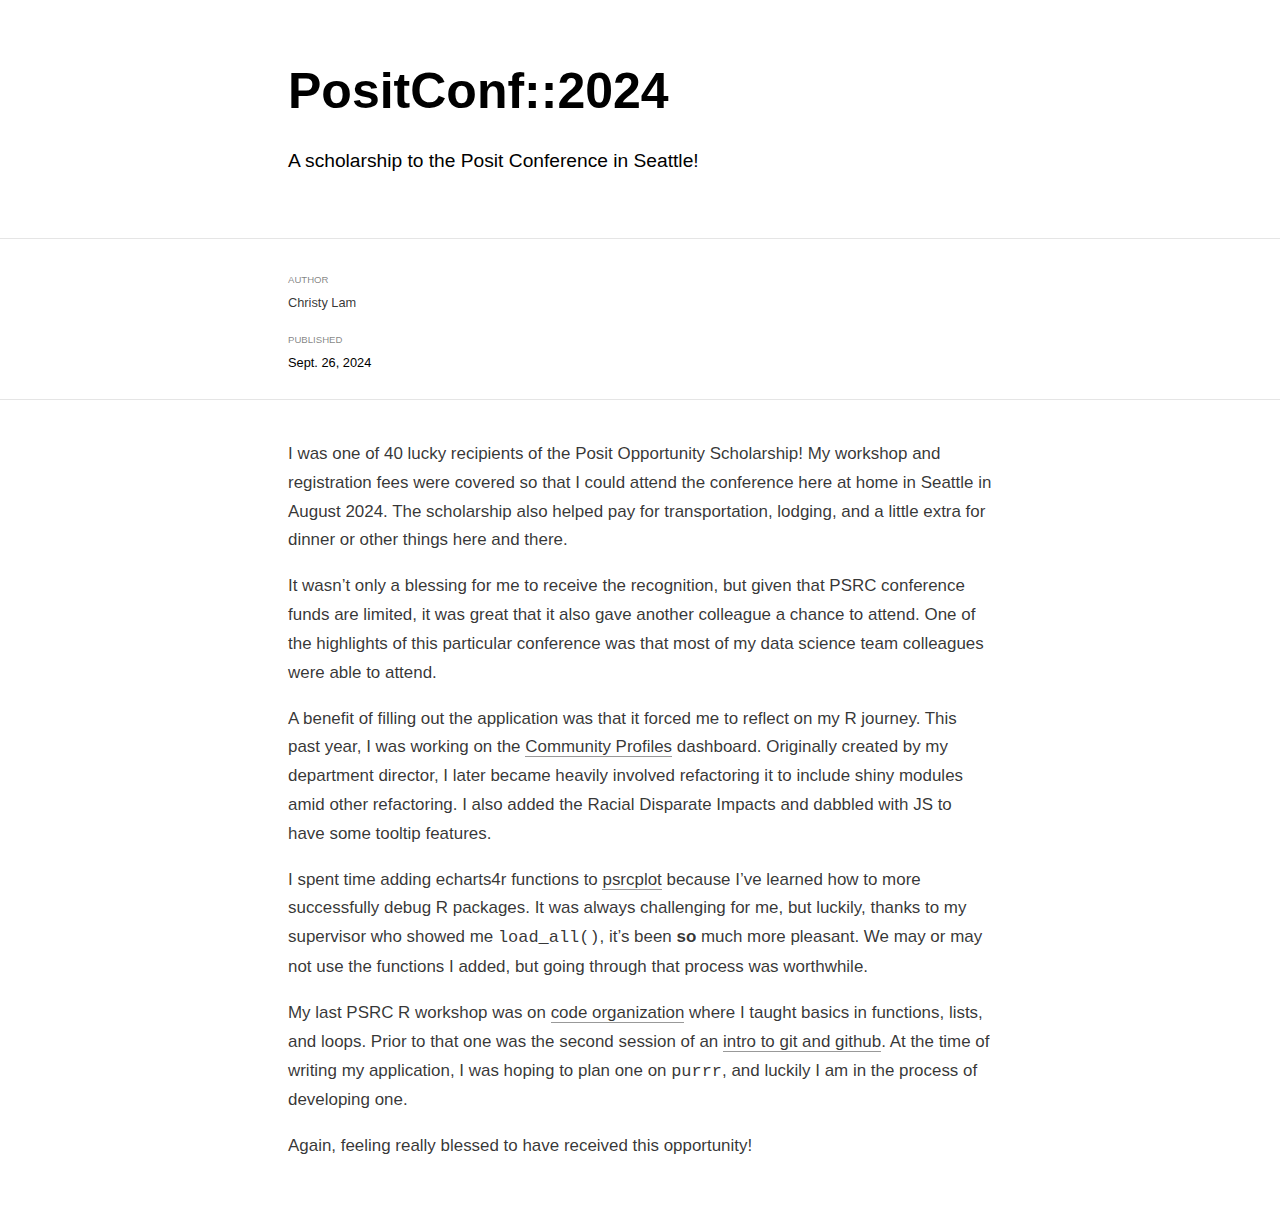
<file: _posts/2024-09-26-positconf2024/positconf2024.html>
<!DOCTYPE html>

<html xmlns="http://www.w3.org/1999/xhtml" lang="" xml:lang="">

<head>
  <meta charset="utf-8"/>
  <meta name="viewport" content="width=device-width, initial-scale=1"/>
  <meta http-equiv="X-UA-Compatible" content="IE=Edge,chrome=1"/>
  <meta name="generator" content="distill" />

  <style type="text/css">
  /* Hide doc at startup (prevent jankiness while JS renders/transforms) */
  body {
    visibility: hidden;
  }
  </style>

 <!--radix_placeholder_import_source-->
 <!--/radix_placeholder_import_source-->

<style type="text/css">code{white-space: pre;}</style>
<style type="text/css" data-origin="pandoc">
pre > code.sourceCode { white-space: pre; position: relative; }
pre > code.sourceCode > span { line-height: 1.25; }
pre > code.sourceCode > span:empty { height: 1.2em; }
.sourceCode { overflow: visible; }
code.sourceCode > span { color: inherit; text-decoration: inherit; }
div.sourceCode { margin: 1em 0; }
pre.sourceCode { margin: 0; }
@media screen {
div.sourceCode { overflow: auto; }
}
@media print {
pre > code.sourceCode { white-space: pre-wrap; }
pre > code.sourceCode > span { display: inline-block; text-indent: -5em; padding-left: 5em; }
}
pre.numberSource code
  { counter-reset: source-line 0; }
pre.numberSource code > span
  { position: relative; left: -4em; counter-increment: source-line; }
pre.numberSource code > span > a:first-child::before
  { content: counter(source-line);
    position: relative; left: -1em; text-align: right; vertical-align: baseline;
    border: none; display: inline-block;
    -webkit-touch-callout: none; -webkit-user-select: none;
    -khtml-user-select: none; -moz-user-select: none;
    -ms-user-select: none; user-select: none;
    padding: 0 4px; width: 4em;
    color: #aaaaaa;
  }
pre.numberSource { margin-left: 3em; border-left: 1px solid #aaaaaa;  padding-left: 4px; }
div.sourceCode
  { color: #00769e; background-color: #f1f3f5; }
@media screen {
pre > code.sourceCode > span > a:first-child::before { text-decoration: underline; }
}
code span { color: #00769e; } /* Normal */
code span.al { color: #ad0000; } /* Alert */
code span.an { color: #5e5e5e; } /* Annotation */
code span.at { color: #657422; } /* Attribute */
code span.bn { color: #ad0000; } /* BaseN */
code span.bu { } /* BuiltIn */
code span.cf { color: #00769e; } /* ControlFlow */
code span.ch { color: #20794d; } /* Char */
code span.cn { color: #8f5902; } /* Constant */
code span.co { color: #5e5e5e; } /* Comment */
code span.cv { color: #5e5e5e; font-style: italic; } /* CommentVar */
code span.do { color: #5e5e5e; font-style: italic; } /* Documentation */
code span.dt { color: #ad0000; } /* DataType */
code span.dv { color: #ad0000; } /* DecVal */
code span.er { color: #ad0000; } /* Error */
code span.ex { } /* Extension */
code span.fl { color: #ad0000; } /* Float */
code span.fu { color: #4758ab; } /* Function */
code span.im { } /* Import */
code span.in { color: #5e5e5e; } /* Information */
code span.kw { color: #00769e; } /* Keyword */
code span.op { color: #5e5e5e; } /* Operator */
code span.ot { color: #00769e; } /* Other */
code span.pp { color: #ad0000; } /* Preprocessor */
code span.sc { color: #5e5e5e; } /* SpecialChar */
code span.ss { color: #20794d; } /* SpecialString */
code span.st { color: #20794d; } /* String */
code span.va { color: #111111; } /* Variable */
code span.vs { color: #20794d; } /* VerbatimString */
code span.wa { color: #5e5e5e; font-style: italic; } /* Warning */
</style>


  <!--radix_placeholder_meta_tags-->
  <title>PositConf::2024</title>

  <meta property="description" itemprop="description" content="A scholarship to the Posit Conference in Seattle!"/>


  <!--  https://schema.org/Article -->
  <meta property="article:published" itemprop="datePublished" content="2024-09-26"/>
  <meta property="article:created" itemprop="dateCreated" content="2024-09-26"/>
  <meta name="article:author" content="Christy Lam"/>

  <!--  https://developers.facebook.com/docs/sharing/webmasters#markup -->
  <meta property="og:title" content="PositConf::2024"/>
  <meta property="og:type" content="article"/>
  <meta property="og:description" content="A scholarship to the Posit Conference in Seattle!"/>
  <meta property="og:locale" content="en_US"/>

  <!--  https://dev.twitter.com/cards/types/summary -->
  <meta property="twitter:card" content="summary"/>
  <meta property="twitter:title" content="PositConf::2024"/>
  <meta property="twitter:description" content="A scholarship to the Posit Conference in Seattle!"/>

  <!--/radix_placeholder_meta_tags-->
  <!--radix_placeholder_rmarkdown_metadata-->

  <script type="text/json" id="radix-rmarkdown-metadata">
  {"type":"list","attributes":{"names":{"type":"character","attributes":{},"value":["title","description","author","date","output"]}},"value":[{"type":"character","attributes":{},"value":["PositConf::2024"]},{"type":"character","attributes":{},"value":["A scholarship to the Posit Conference in Seattle!\n"]},{"type":"list","attributes":{},"value":[{"type":"list","attributes":{"names":{"type":"character","attributes":{},"value":["name","url"]}},"value":[{"type":"character","attributes":{},"value":["Christy Lam"]},{"type":"list","attributes":{"names":{"type":"character","attributes":{},"value":[]}},"value":[]}]}]},{"type":"character","attributes":{},"value":["2024-09-26"]},{"type":"list","attributes":{"names":{"type":"character","attributes":{},"value":["distill::distill_article"]}},"value":[{"type":"list","attributes":{"names":{"type":"character","attributes":{},"value":["self_contained"]}},"value":[{"type":"logical","attributes":{},"value":[false]}]}]}]}
  </script>
  <!--/radix_placeholder_rmarkdown_metadata-->
  
  <script type="text/json" id="radix-resource-manifest">
  {"type":"character","attributes":{},"value":["positconf2024_files/anchor-4.2.2/anchor.min.js","positconf2024_files/bowser-1.9.3/bowser.min.js","positconf2024_files/distill-2.2.21/template.v2.js","positconf2024_files/header-attrs-2.28/header-attrs.js","positconf2024_files/jquery-3.6.0/jquery-3.6.0.js","positconf2024_files/jquery-3.6.0/jquery-3.6.0.min.js","positconf2024_files/jquery-3.6.0/jquery-3.6.0.min.map","positconf2024_files/popper-2.6.0/popper.min.js","positconf2024_files/tippy-6.2.7/tippy-bundle.umd.min.js","positconf2024_files/tippy-6.2.7/tippy-light-border.css","positconf2024_files/tippy-6.2.7/tippy.css","positconf2024_files/tippy-6.2.7/tippy.umd.min.js","positconf2024_files/webcomponents-2.0.0/webcomponents.js"]}
  </script>
  <!--radix_placeholder_navigation_in_header-->
  <!--/radix_placeholder_navigation_in_header-->
  <!--radix_placeholder_distill-->

  <style type="text/css">

  body {
    background-color: white;
  }

  .pandoc-table {
    width: 100%;
  }

  .pandoc-table>caption {
    margin-bottom: 10px;
  }

  .pandoc-table th:not([align]) {
    text-align: left;
  }

  .pagedtable-footer {
    font-size: 15px;
  }

  d-byline .byline {
    grid-template-columns: 2fr 2fr;
  }

  d-byline .byline h3 {
    margin-block-start: 1.5em;
  }

  d-byline .byline .authors-affiliations h3 {
    margin-block-start: 0.5em;
  }

  .authors-affiliations .orcid-id {
    width: 16px;
    height:16px;
    margin-left: 4px;
    margin-right: 4px;
    vertical-align: middle;
    padding-bottom: 2px;
  }

  d-title .dt-tags {
    margin-top: 1em;
    grid-column: text;
  }

  .dt-tags .dt-tag {
    text-decoration: none;
    display: inline-block;
    color: rgba(0,0,0,0.6);
    padding: 0em 0.4em;
    margin-right: 0.5em;
    margin-bottom: 0.4em;
    font-size: 70%;
    border: 1px solid rgba(0,0,0,0.2);
    border-radius: 3px;
    text-transform: uppercase;
    font-weight: 500;
  }

  d-article table.gt_table td,
  d-article table.gt_table th {
    border-bottom: none;
    font-size: 100%;
  }

  .html-widget {
    margin-bottom: 2.0em;
  }

  .l-screen-inset {
    padding-right: 16px;
  }

  .l-screen .caption {
    margin-left: 10px;
  }

  .shaded {
    background: rgb(247, 247, 247);
    padding-top: 20px;
    padding-bottom: 20px;
    border-top: 1px solid rgba(0, 0, 0, 0.1);
    border-bottom: 1px solid rgba(0, 0, 0, 0.1);
  }

  .shaded .html-widget {
    margin-bottom: 0;
    border: 1px solid rgba(0, 0, 0, 0.1);
  }

  .shaded .shaded-content {
    background: white;
  }

  .text-output {
    margin-top: 0;
    line-height: 1.5em;
  }

  .hidden {
    display: none !important;
  }

  hr.section-separator {
    border: none;
    border-top: 1px solid rgba(0, 0, 0, 0.1);
    margin: 0px;
  }


  d-byline {
    border-top: none;
  }

  d-article {
    padding-top: 2.5rem;
    padding-bottom: 30px;
    border-top: none;
  }

  d-appendix {
    padding-top: 30px;
  }

  d-article>p>img {
    width: 100%;
  }

  d-article h2 {
    margin: 1rem 0 1.5rem 0;
  }

  d-article h3 {
    margin-top: 1.5rem;
  }

  d-article iframe {
    border: 1px solid rgba(0, 0, 0, 0.1);
    margin-bottom: 2.0em;
    width: 100%;
  }

  /* Tweak code blocks */

  d-article div.sourceCode code,
  d-article pre code {
    font-family: Consolas, Monaco, 'Andale Mono', 'Ubuntu Mono', monospace;
  }

  d-article pre,
  d-article div.sourceCode,
  d-article div.sourceCode pre {
    overflow: auto;
  }

  d-article div.sourceCode {
    background-color: white;
  }

  d-article div.sourceCode pre {
    padding-left: 10px;
    font-size: 12px;
    border-left: 2px solid rgba(0,0,0,0.1);
  }

  d-article pre {
    font-size: 12px;
    color: black;
    background: none;
    margin-top: 0;
    text-align: left;
    white-space: pre;
    word-spacing: normal;
    word-break: normal;
    word-wrap: normal;
    line-height: 1.5;

    -moz-tab-size: 4;
    -o-tab-size: 4;
    tab-size: 4;

    -webkit-hyphens: none;
    -moz-hyphens: none;
    -ms-hyphens: none;
    hyphens: none;
  }

  d-article pre a {
    border-bottom: none;
  }

  d-article pre a:hover {
    border-bottom: none;
    text-decoration: underline;
  }

  d-article details {
    grid-column: text;
    margin-bottom: 0.8em;
  }

  @media(min-width: 768px) {

  d-article pre,
  d-article div.sourceCode,
  d-article div.sourceCode pre {
    overflow: visible !important;
  }

  d-article div.sourceCode pre {
    padding-left: 18px;
    font-size: 14px;
  }

  /* tweak for Pandoc numbered line within distill */
  d-article pre.numberSource code > span {
      left: -2em;
  }

  d-article pre {
    font-size: 14px;
  }

  }

  figure img.external {
    background: white;
    border: 1px solid rgba(0, 0, 0, 0.1);
    box-shadow: 0 1px 8px rgba(0, 0, 0, 0.1);
    padding: 18px;
    box-sizing: border-box;
  }

  /* CSS for d-contents */

  .d-contents {
    grid-column: text;
    color: rgba(0,0,0,0.8);
    font-size: 0.9em;
    padding-bottom: 1em;
    margin-bottom: 1em;
    padding-bottom: 0.5em;
    margin-bottom: 1em;
    padding-left: 0.25em;
    justify-self: start;
  }

  @media(min-width: 1000px) {
    .d-contents.d-contents-float {
      height: 0;
      grid-column-start: 1;
      grid-column-end: 4;
      justify-self: center;
      padding-right: 3em;
      padding-left: 2em;
    }
  }

  .d-contents nav h3 {
    font-size: 18px;
    margin-top: 0;
    margin-bottom: 1em;
  }

  .d-contents li {
    list-style-type: none
  }

  .d-contents nav > ul {
    padding-left: 0;
  }

  .d-contents ul {
    padding-left: 1em
  }

  .d-contents nav ul li {
    margin-top: 0.6em;
    margin-bottom: 0.2em;
  }

  .d-contents nav a {
    font-size: 13px;
    border-bottom: none;
    text-decoration: none
    color: rgba(0, 0, 0, 0.8);
  }

  .d-contents nav a:hover {
    text-decoration: underline solid rgba(0, 0, 0, 0.6)
  }

  .d-contents nav > ul > li > a {
    font-weight: 600;
  }

  .d-contents nav > ul > li > ul {
    font-weight: inherit;
  }

  .d-contents nav > ul > li > ul > li {
    margin-top: 0.2em;
  }


  .d-contents nav ul {
    margin-top: 0;
    margin-bottom: 0.25em;
  }

  .d-article-with-toc h2:nth-child(2) {
    margin-top: 0;
  }


  /* Figure */

  .figure {
    position: relative;
    margin-bottom: 2.5em;
    margin-top: 1.5em;
  }

  .figure .caption {
    color: rgba(0, 0, 0, 0.6);
    font-size: 12px;
    line-height: 1.5em;
  }

  .figure img.external {
    background: white;
    border: 1px solid rgba(0, 0, 0, 0.1);
    box-shadow: 0 1px 8px rgba(0, 0, 0, 0.1);
    padding: 18px;
    box-sizing: border-box;
  }

  .figure .caption a {
    color: rgba(0, 0, 0, 0.6);
  }

  .figure .caption b,
  .figure .caption strong, {
    font-weight: 600;
    color: rgba(0, 0, 0, 1.0);
  }

  /* Citations */

  d-article .citation {
    color: inherit;
    cursor: inherit;
  }

  div.hanging-indent{
    margin-left: 1em; text-indent: -1em;
  }

  /* Citation hover box */

  .tippy-box[data-theme~=light-border] {
    background-color: rgba(250, 250, 250, 0.95);
  }

  .tippy-content > p {
    margin-bottom: 0;
    padding: 2px;
  }


  /* Tweak 1000px media break to show more text */

  @media(min-width: 1000px) {
    .base-grid,
    distill-header,
    d-title,
    d-abstract,
    d-article,
    d-appendix,
    distill-appendix,
    d-byline,
    d-footnote-list,
    d-citation-list,
    distill-footer {
      grid-template-columns: [screen-start] 1fr [page-start kicker-start] 80px [middle-start] 50px [text-start kicker-end] 65px 65px 65px 65px 65px 65px 65px 65px [text-end gutter-start] 65px [middle-end] 65px [page-end gutter-end] 1fr [screen-end];
      grid-column-gap: 16px;
    }

    .grid {
      grid-column-gap: 16px;
    }

    d-article {
      font-size: 1.06rem;
      line-height: 1.7em;
    }
    figure .caption, .figure .caption, figure figcaption {
      font-size: 13px;
    }
  }

  @media(min-width: 1180px) {
    .base-grid,
    distill-header,
    d-title,
    d-abstract,
    d-article,
    d-appendix,
    distill-appendix,
    d-byline,
    d-footnote-list,
    d-citation-list,
    distill-footer {
      grid-template-columns: [screen-start] 1fr [page-start kicker-start] 60px [middle-start] 60px [text-start kicker-end] 60px 60px 60px 60px 60px 60px 60px 60px [text-end gutter-start] 60px [middle-end] 60px [page-end gutter-end] 1fr [screen-end];
      grid-column-gap: 32px;
    }

    .grid {
      grid-column-gap: 32px;
    }
  }


  /* Get the citation styles for the appendix (not auto-injected on render since
     we do our own rendering of the citation appendix) */

  d-appendix .citation-appendix,
  .d-appendix .citation-appendix {
    font-size: 11px;
    line-height: 15px;
    border-left: 1px solid rgba(0, 0, 0, 0.1);
    padding-left: 18px;
    border: 1px solid rgba(0,0,0,0.1);
    background: rgba(0, 0, 0, 0.02);
    padding: 10px 18px;
    border-radius: 3px;
    color: rgba(150, 150, 150, 1);
    overflow: hidden;
    margin-top: -12px;
    white-space: pre-wrap;
    word-wrap: break-word;
  }

  /* Include appendix styles here so they can be overridden */

  d-appendix {
    contain: layout style;
    font-size: 0.8em;
    line-height: 1.7em;
    margin-top: 60px;
    margin-bottom: 0;
    border-top: 1px solid rgba(0, 0, 0, 0.1);
    color: rgba(0,0,0,0.5);
    padding-top: 60px;
    padding-bottom: 48px;
  }

  d-appendix h3 {
    grid-column: page-start / text-start;
    font-size: 15px;
    font-weight: 500;
    margin-top: 1em;
    margin-bottom: 0;
    color: rgba(0,0,0,0.65);
  }

  d-appendix h3 + * {
    margin-top: 1em;
  }

  d-appendix ol {
    padding: 0 0 0 15px;
  }

  @media (min-width: 768px) {
    d-appendix ol {
      padding: 0 0 0 30px;
      margin-left: -30px;
    }
  }

  d-appendix li {
    margin-bottom: 1em;
  }

  d-appendix a {
    color: rgba(0, 0, 0, 0.6);
  }

  d-appendix > * {
    grid-column: text;
  }

  d-appendix > d-footnote-list,
  d-appendix > d-citation-list,
  d-appendix > distill-appendix {
    grid-column: screen;
  }

  /* Include footnote styles here so they can be overridden */

  d-footnote-list {
    contain: layout style;
  }

  d-footnote-list > * {
    grid-column: text;
  }

  d-footnote-list a.footnote-backlink {
    color: rgba(0,0,0,0.3);
    padding-left: 0.5em;
  }



  /* Anchor.js */

  .anchorjs-link {
    /*transition: all .25s linear; */
    text-decoration: none;
    border-bottom: none;
  }
  *:hover > .anchorjs-link {
    margin-left: -1.125em !important;
    text-decoration: none;
    border-bottom: none;
  }

  /* Social footer */

  .social_footer {
    margin-top: 30px;
    margin-bottom: 0;
    color: rgba(0,0,0,0.67);
  }

  .disqus-comments {
    margin-right: 30px;
  }

  .disqus-comment-count {
    border-bottom: 1px solid rgba(0, 0, 0, 0.4);
    cursor: pointer;
  }

  #disqus_thread {
    margin-top: 30px;
  }

  .article-sharing a {
    border-bottom: none;
    margin-right: 8px;
  }

  .article-sharing a:hover {
    border-bottom: none;
  }

  .sidebar-section.subscribe {
    font-size: 12px;
    line-height: 1.6em;
  }

  .subscribe p {
    margin-bottom: 0.5em;
  }


  .article-footer .subscribe {
    font-size: 15px;
    margin-top: 45px;
  }


  .sidebar-section.custom {
    font-size: 12px;
    line-height: 1.6em;
  }

  .custom p {
    margin-bottom: 0.5em;
  }

  /* Styles for listing layout (hide title) */
  .layout-listing d-title, .layout-listing .d-title {
    display: none;
  }

  /* Styles for posts lists (not auto-injected) */


  .posts-with-sidebar {
    padding-left: 45px;
    padding-right: 45px;
  }

  .posts-list .description h2,
  .posts-list .description p {
    font-family: -apple-system, BlinkMacSystemFont, "Segoe UI", Roboto, Oxygen, Ubuntu, Cantarell, "Fira Sans", "Droid Sans", "Helvetica Neue", Arial, sans-serif;
  }

  .posts-list .description h2 {
    font-weight: 700;
    border-bottom: none;
    padding-bottom: 0;
  }

  .posts-list h2.post-tag {
    border-bottom: 1px solid rgba(0, 0, 0, 0.2);
    padding-bottom: 12px;
  }
  .posts-list {
    margin-top: 60px;
    margin-bottom: 24px;
  }

  .posts-list .post-preview {
    text-decoration: none;
    overflow: hidden;
    display: block;
    border-bottom: 1px solid rgba(0, 0, 0, 0.1);
    padding: 24px 0;
  }

  .post-preview-last {
    border-bottom: none !important;
  }

  .posts-list .posts-list-caption {
    grid-column: screen;
    font-weight: 400;
  }

  .posts-list .post-preview h2 {
    margin: 0 0 6px 0;
    line-height: 1.2em;
    font-style: normal;
    font-size: 24px;
  }

  .posts-list .post-preview p {
    margin: 0 0 12px 0;
    line-height: 1.4em;
    font-size: 16px;
  }

  .posts-list .post-preview .thumbnail {
    box-sizing: border-box;
    margin-bottom: 24px;
    position: relative;
    max-width: 500px;
  }
  .posts-list .post-preview img {
    width: 100%;
    display: block;
  }

  .posts-list .metadata {
    font-size: 12px;
    line-height: 1.4em;
    margin-bottom: 18px;
  }

  .posts-list .metadata > * {
    display: inline-block;
  }

  .posts-list .metadata .publishedDate {
    margin-right: 2em;
  }

  .posts-list .metadata .dt-authors {
    display: block;
    margin-top: 0.3em;
    margin-right: 2em;
  }

  .posts-list .dt-tags {
    display: block;
    line-height: 1em;
  }

  .posts-list .dt-tags .dt-tag {
    display: inline-block;
    color: rgba(0,0,0,0.6);
    padding: 0.3em 0.4em;
    margin-right: 0.2em;
    margin-bottom: 0.4em;
    font-size: 60%;
    border: 1px solid rgba(0,0,0,0.2);
    border-radius: 3px;
    text-transform: uppercase;
    font-weight: 500;
  }

  .posts-list img {
    opacity: 1;
  }

  .posts-list img[data-src] {
    opacity: 0;
  }

  .posts-more {
    clear: both;
  }


  .posts-sidebar {
    font-size: 16px;
  }

  .posts-sidebar h3 {
    font-size: 16px;
    margin-top: 0;
    margin-bottom: 0.5em;
    font-weight: 400;
    text-transform: uppercase;
  }

  .sidebar-section {
    margin-bottom: 30px;
  }

  .categories ul {
    list-style-type: none;
    margin: 0;
    padding: 0;
  }

  .categories li {
    color: rgba(0, 0, 0, 0.8);
    margin-bottom: 0;
  }

  .categories li>a {
    border-bottom: none;
  }

  .categories li>a:hover {
    border-bottom: 1px solid rgba(0, 0, 0, 0.4);
  }

  .categories .active {
    font-weight: 600;
  }

  .categories .category-count {
    color: rgba(0, 0, 0, 0.4);
  }


  @media(min-width: 768px) {
    .posts-list .post-preview h2 {
      font-size: 26px;
    }
    .posts-list .post-preview .thumbnail {
      float: right;
      width: 30%;
      margin-bottom: 0;
    }
    .posts-list .post-preview .description {
      float: left;
      width: 45%;
    }
    .posts-list .post-preview .metadata {
      float: left;
      width: 20%;
      margin-top: 8px;
    }
    .posts-list .post-preview p {
      margin: 0 0 12px 0;
      line-height: 1.5em;
      font-size: 16px;
    }
    .posts-with-sidebar .posts-list {
      float: left;
      width: 75%;
    }
    .posts-with-sidebar .posts-sidebar {
      float: right;
      width: 20%;
      margin-top: 60px;
      padding-top: 24px;
      padding-bottom: 24px;
    }
  }


  /* Improve display for browsers without grid (IE/Edge <= 15) */

  .downlevel {
    line-height: 1.6em;
    font-family: -apple-system, BlinkMacSystemFont, "Segoe UI", Roboto, Oxygen, Ubuntu, Cantarell, "Fira Sans", "Droid Sans", "Helvetica Neue", Arial, sans-serif;
    margin: 0;
  }

  .downlevel .d-title {
    padding-top: 6rem;
    padding-bottom: 1.5rem;
  }

  .downlevel .d-title h1 {
    font-size: 50px;
    font-weight: 700;
    line-height: 1.1em;
    margin: 0 0 0.5rem;
  }

  .downlevel .d-title p {
    font-weight: 300;
    font-size: 1.2rem;
    line-height: 1.55em;
    margin-top: 0;
  }

  .downlevel .d-byline {
    padding-top: 0.8em;
    padding-bottom: 0.8em;
    font-size: 0.8rem;
    line-height: 1.8em;
  }

  .downlevel .section-separator {
    border: none;
    border-top: 1px solid rgba(0, 0, 0, 0.1);
  }

  .downlevel .d-article {
    font-size: 1.06rem;
    line-height: 1.7em;
    padding-top: 1rem;
    padding-bottom: 2rem;
  }


  .downlevel .d-appendix {
    padding-left: 0;
    padding-right: 0;
    max-width: none;
    font-size: 0.8em;
    line-height: 1.7em;
    margin-bottom: 0;
    color: rgba(0,0,0,0.5);
    padding-top: 40px;
    padding-bottom: 48px;
  }

  .downlevel .footnotes ol {
    padding-left: 13px;
  }

  .downlevel .base-grid,
  .downlevel .distill-header,
  .downlevel .d-title,
  .downlevel .d-abstract,
  .downlevel .d-article,
  .downlevel .d-appendix,
  .downlevel .distill-appendix,
  .downlevel .d-byline,
  .downlevel .d-footnote-list,
  .downlevel .d-citation-list,
  .downlevel .distill-footer,
  .downlevel .appendix-bottom,
  .downlevel .posts-container {
    padding-left: 40px;
    padding-right: 40px;
  }

  @media(min-width: 768px) {
    .downlevel .base-grid,
    .downlevel .distill-header,
    .downlevel .d-title,
    .downlevel .d-abstract,
    .downlevel .d-article,
    .downlevel .d-appendix,
    .downlevel .distill-appendix,
    .downlevel .d-byline,
    .downlevel .d-footnote-list,
    .downlevel .d-citation-list,
    .downlevel .distill-footer,
    .downlevel .appendix-bottom,
    .downlevel .posts-container {
    padding-left: 150px;
    padding-right: 150px;
    max-width: 900px;
  }
  }

  .downlevel pre code {
    display: block;
    border-left: 2px solid rgba(0, 0, 0, .1);
    padding: 0 0 0 20px;
    font-size: 14px;
  }

  .downlevel code, .downlevel pre {
    color: black;
    background: none;
    font-family: Consolas, Monaco, 'Andale Mono', 'Ubuntu Mono', monospace;
    text-align: left;
    white-space: pre;
    word-spacing: normal;
    word-break: normal;
    word-wrap: normal;
    line-height: 1.5;

    -moz-tab-size: 4;
    -o-tab-size: 4;
    tab-size: 4;

    -webkit-hyphens: none;
    -moz-hyphens: none;
    -ms-hyphens: none;
    hyphens: none;
  }

  .downlevel .posts-list .post-preview {
    color: inherit;
  }



  </style>

  <script type="application/javascript">

  function is_downlevel_browser() {
    if (bowser.isUnsupportedBrowser({ msie: "12", msedge: "16"},
                                   window.navigator.userAgent)) {
      return true;
    } else {
      return window.load_distill_framework === undefined;
    }
  }

  // show body when load is complete
  function on_load_complete() {

    // add anchors
    if (window.anchors) {
      window.anchors.options.placement = 'left';
      window.anchors.add('d-article > h2, d-article > h3, d-article > h4, d-article > h5');
    }


    // set body to visible
    document.body.style.visibility = 'visible';

    // force redraw for leaflet widgets
    if (window.HTMLWidgets) {
      var maps = window.HTMLWidgets.findAll(".leaflet");
      $.each(maps, function(i, el) {
        var map = this.getMap();
        map.invalidateSize();
        map.eachLayer(function(layer) {
          if (layer instanceof L.TileLayer)
            layer.redraw();
        });
      });
    }

    // trigger 'shown' so htmlwidgets resize
    $('d-article').trigger('shown');
  }

  function init_distill() {

    init_common();

    // create front matter
    var front_matter = $('<d-front-matter></d-front-matter>');
    $('#distill-front-matter').wrap(front_matter);

    // create d-title
    $('.d-title').changeElementType('d-title');

    // separator
    var separator = '<hr class="section-separator" style="clear: both"/>';
    // prepend separator above appendix
    $('.d-byline').before(separator);
    $('.d-article').before(separator);

    // create d-byline
    var byline = $('<d-byline></d-byline>');
    $('.d-byline').replaceWith(byline);

    // create d-article
    var article = $('<d-article></d-article>');
    $('.d-article').wrap(article).children().unwrap();

    // move posts container into article
    $('.posts-container').appendTo($('d-article'));

    // create d-appendix
    $('.d-appendix').changeElementType('d-appendix');

    // flag indicating that we have appendix items
    var appendix = $('.appendix-bottom').children('h3').length > 0;

    // replace footnotes with <d-footnote>
    $('.footnote-ref').each(function(i, val) {
      appendix = true;
      var href = $(this).attr('href');
      var id = href.replace('#', '');
      var fn = $('#' + id);
      var fn_p = $('#' + id + '>p');
      fn_p.find('.footnote-back').remove();
      var text = fn_p.html();
      var dtfn = $('<d-footnote></d-footnote>');
      dtfn.html(text);
      $(this).replaceWith(dtfn);
    });
    // remove footnotes
    $('.footnotes').remove();

    // move refs into #references-listing
    $('#references-listing').replaceWith($('#refs'));

    $('h1.appendix, h2.appendix').each(function(i, val) {
      $(this).changeElementType('h3');
    });
    $('h3.appendix').each(function(i, val) {
      var id = $(this).attr('id');
      $('.d-contents a[href="#' + id + '"]').parent().remove();
      appendix = true;
      $(this).nextUntil($('h1, h2, h3')).addBack().appendTo($('d-appendix'));
    });

    // show d-appendix if we have appendix content
    $("d-appendix").css('display', appendix ? 'grid' : 'none');

    // localize layout chunks to just output
    $('.layout-chunk').each(function(i, val) {

      // capture layout
      var layout = $(this).attr('data-layout');

      // apply layout to markdown level block elements
      var elements = $(this).children().not('details, div.sourceCode, pre, script');
      elements.each(function(i, el) {
        var layout_div = $('<div class="' + layout + '"></div>');
        if (layout_div.hasClass('shaded')) {
          var shaded_content = $('<div class="shaded-content"></div>');
          $(this).wrap(shaded_content);
          $(this).parent().wrap(layout_div);
        } else {
          $(this).wrap(layout_div);
        }
      });


      // unwrap the layout-chunk div
      $(this).children().unwrap();
    });

    // remove code block used to force  highlighting css
    $('.distill-force-highlighting-css').parent().remove();

    // remove empty line numbers inserted by pandoc when using a
    // custom syntax highlighting theme, except when numbering line
    // in code chunk
    $('pre:not(.numberLines) code.sourceCode a:empty').remove();

    // load distill framework
    load_distill_framework();

    // wait for window.distillRunlevel == 4 to do post processing
    function distill_post_process() {

      if (!window.distillRunlevel || window.distillRunlevel < 4)
        return;

      // hide author/affiliations entirely if we have no authors
      var front_matter = JSON.parse($("#distill-front-matter").html());
      var have_authors = front_matter.authors && front_matter.authors.length > 0;
      if (!have_authors)
        $('d-byline').addClass('hidden');

      // article with toc class
      $('.d-contents').parent().addClass('d-article-with-toc');

      // strip links that point to #
      $('.authors-affiliations').find('a[href="#"]').removeAttr('href');

      // add orcid ids
      $('.authors-affiliations').find('.author').each(function(i, el) {
        var orcid_id = front_matter.authors[i].orcidID;
        var author_name = front_matter.authors[i].author
        if (orcid_id) {
          var a = $('<a></a>');
          a.attr('href', 'https://orcid.org/' + orcid_id);
          var img = $('<img></img>');
          img.addClass('orcid-id');
          img.attr('alt', author_name ? 'ORCID ID for ' + author_name : 'ORCID ID');
          img.attr('src','[data-uri]');
          a.append(img);
          $(this).append(a);
        }
      });

      // hide elements of author/affiliations grid that have no value
      function hide_byline_column(caption) {
        $('d-byline').find('h3:contains("' + caption + '")').parent().css('visibility', 'hidden');
      }

      // affiliations
      var have_affiliations = false;
      for (var i = 0; i<front_matter.authors.length; ++i) {
        var author = front_matter.authors[i];
        if (author.affiliation !== "&nbsp;") {
          have_affiliations = true;
          break;
        }
      }
      if (!have_affiliations)
        $('d-byline').find('h3:contains("Affiliations")').css('visibility', 'hidden');

      // published date
      if (!front_matter.publishedDate)
        hide_byline_column("Published");

      // document object identifier
      var doi = $('d-byline').find('h3:contains("DOI")');
      var doi_p = doi.next().empty();
      if (!front_matter.doi) {
        // if we have a citation and valid citationText then link to that
        if ($('#citation').length > 0 && front_matter.citationText) {
          doi.html('Citation');
          $('<a href="#citation"></a>')
            .text(front_matter.citationText)
            .appendTo(doi_p);
        } else {
          hide_byline_column("DOI");
        }
      } else {
        $('<a></a>')
           .attr('href', "https://doi.org/" + front_matter.doi)
           .html(front_matter.doi)
           .appendTo(doi_p);
      }

       // change plural form of authors/affiliations
      if (front_matter.authors.length === 1) {
        var grid = $('.authors-affiliations');
        grid.children('h3:contains("Authors")').text('Author');
        grid.children('h3:contains("Affiliations")').text('Affiliation');
      }

      // remove d-appendix and d-footnote-list local styles
      $('d-appendix > style:first-child').remove();
      $('d-footnote-list > style:first-child').remove();

      // move appendix-bottom entries to the bottom
      $('.appendix-bottom').appendTo('d-appendix').children().unwrap();
      $('.appendix-bottom').remove();

      // hoverable references
      $('span.citation[data-cites]').each(function() {
        const citeChild = $(this).children()[0]
        // Do not process if @xyz has been used without escaping and without bibliography activated
        // https://github.com/rstudio/distill/issues/466
        if (citeChild === undefined) return true

        if (citeChild.nodeName == "D-FOOTNOTE") {
          var fn = citeChild
          $(this).html(fn.shadowRoot.querySelector("sup"))
          $(this).id = fn.id
          fn.remove()
        }
        var refs = $(this).attr('data-cites').split(" ");
        var refHtml = refs.map(function(ref) {
          // Could use CSS.escape too here, we insure backward compatibility in navigator
          return "<p>" + $('div[id="ref-' + ref + '"]').html() + "</p>";
        }).join("\n");
        window.tippy(this, {
          allowHTML: true,
          content: refHtml,
          maxWidth: 500,
          interactive: true,
          interactiveBorder: 10,
          theme: 'light-border',
          placement: 'bottom-start'
        });
      });

      // fix footnotes in tables (#411)
      // replacing broken distill.pub feature
      $('table d-footnote').each(function() {
        // we replace internal showAtNode methode which is triggered when hovering a footnote
        this.hoverBox.showAtNode = function(node) {
          // ported from https://github.com/distillpub/template/pull/105/files
          calcOffset = function(elem) {
              let x = elem.offsetLeft;
              let y = elem.offsetTop;
              // Traverse upwards until an `absolute` element is found or `elem`
              // becomes null.
              while (elem = elem.offsetParent && elem.style.position != 'absolute') {
                  x += elem.offsetLeft;
                  y += elem.offsetTop;
              }

              return { left: x, top: y };
          }
          // https://developer.mozilla.org/en-US/docs/Web/API/HTMLElement/offsetTop
          const bbox = node.getBoundingClientRect();
          const offset = calcOffset(node);
          this.show([offset.left + bbox.width, offset.top + bbox.height]);
        }
      })

      // clear polling timer
      clearInterval(tid);

      // show body now that everything is ready
      on_load_complete();
    }

    var tid = setInterval(distill_post_process, 50);
    distill_post_process();

  }

  function init_downlevel() {

    init_common();

     // insert hr after d-title
    $('.d-title').after($('<hr class="section-separator"/>'));

    // check if we have authors
    var front_matter = JSON.parse($("#distill-front-matter").html());
    var have_authors = front_matter.authors && front_matter.authors.length > 0;

    // manage byline/border
    if (!have_authors)
      $('.d-byline').remove();
    $('.d-byline').after($('<hr class="section-separator"/>'));
    $('.d-byline a').remove();

    // remove toc
    $('.d-contents').remove();

    // move appendix elements
    $('h1.appendix, h2.appendix').each(function(i, val) {
      $(this).changeElementType('h3');
    });
    $('h3.appendix').each(function(i, val) {
      $(this).nextUntil($('h1, h2, h3')).addBack().appendTo($('.d-appendix'));
    });


    // inject headers into references and footnotes
    var refs_header = $('<h3></h3>');
    refs_header.text('References');
    $('#refs').prepend(refs_header);

    var footnotes_header = $('<h3></h3');
    footnotes_header.text('Footnotes');
    $('.footnotes').children('hr').first().replaceWith(footnotes_header);

    // move appendix-bottom entries to the bottom
    $('.appendix-bottom').appendTo('.d-appendix').children().unwrap();
    $('.appendix-bottom').remove();

    // remove appendix if it's empty
    if ($('.d-appendix').children().length === 0)
      $('.d-appendix').remove();

    // prepend separator above appendix
    $('.d-appendix').before($('<hr class="section-separator" style="clear: both"/>'));

    // trim code
    $('pre>code').each(function(i, val) {
      $(this).html($.trim($(this).html()));
    });

    // move posts-container right before article
    $('.posts-container').insertBefore($('.d-article'));

    $('body').addClass('downlevel');

    on_load_complete();
  }


  function init_common() {

    // jquery plugin to change element types
    (function($) {
      $.fn.changeElementType = function(newType) {
        var attrs = {};

        $.each(this[0].attributes, function(idx, attr) {
          attrs[attr.nodeName] = attr.nodeValue;
        });

        this.replaceWith(function() {
          return $("<" + newType + "/>", attrs).append($(this).contents());
        });
      };
    })(jQuery);

    // prevent underline for linked images
    $('a > img').parent().css({'border-bottom' : 'none'});

    // mark non-body figures created by knitr chunks as 100% width
    $('.layout-chunk').each(function(i, val) {
      var figures = $(this).find('img, .html-widget');
      // ignore leaflet img layers (#106)
      figures = figures.filter(':not(img[class*="leaflet"])')
      if ($(this).attr('data-layout') !== "l-body") {
        figures.css('width', '100%');
      } else {
        figures.css('max-width', '100%');
        figures.filter("[width]").each(function(i, val) {
          var fig = $(this);
          fig.css('width', fig.attr('width') + 'px');
        });

      }
    });

    // auto-append index.html to post-preview links in file: protocol
    // and in rstudio ide preview
    $('.post-preview').each(function(i, val) {
      if (window.location.protocol === "file:")
        $(this).attr('href', $(this).attr('href') + "index.html");
    });

    // get rid of index.html references in header
    if (window.location.protocol !== "file:") {
      $('.distill-site-header a[href]').each(function(i,val) {
        $(this).attr('href', $(this).attr('href').replace(/^index[.]html/, "./"));
      });
    }

    // add class to pandoc style tables
    $('tr.header').parent('thead').parent('table').addClass('pandoc-table');
    $('.kable-table').children('table').addClass('pandoc-table');

    // add figcaption style to table captions
    $('caption').parent('table').addClass("figcaption");

    // initialize posts list
    if (window.init_posts_list)
      window.init_posts_list();

    // implmement disqus comment link
    $('.disqus-comment-count').click(function() {
      window.headroom_prevent_pin = true;
      $('#disqus_thread').toggleClass('hidden');
      if (!$('#disqus_thread').hasClass('hidden')) {
        var offset = $(this).offset();
        $(window).resize();
        $('html, body').animate({
          scrollTop: offset.top - 35
        });
      }
    });
  }

  document.addEventListener('DOMContentLoaded', function() {
    if (is_downlevel_browser())
      init_downlevel();
    else
      window.addEventListener('WebComponentsReady', init_distill);
  });

  </script>

  <!--/radix_placeholder_distill-->
  <script src="positconf2024_files/header-attrs-2.28/header-attrs.js"></script>
  <script src="positconf2024_files/jquery-3.6.0/jquery-3.6.0.min.js"></script>
  <script src="positconf2024_files/popper-2.6.0/popper.min.js"></script>
  <link href="positconf2024_files/tippy-6.2.7/tippy.css" rel="stylesheet" />
  <link href="positconf2024_files/tippy-6.2.7/tippy-light-border.css" rel="stylesheet" />
  <script src="positconf2024_files/tippy-6.2.7/tippy.umd.min.js"></script>
  <script src="positconf2024_files/anchor-4.2.2/anchor.min.js"></script>
  <script src="positconf2024_files/bowser-1.9.3/bowser.min.js"></script>
  <script src="positconf2024_files/webcomponents-2.0.0/webcomponents.js"></script>
  <script src="positconf2024_files/distill-2.2.21/template.v2.js"></script>
  <!--radix_placeholder_site_in_header-->
  <!--/radix_placeholder_site_in_header-->


</head>

<body>

<!--radix_placeholder_front_matter-->

<script id="distill-front-matter" type="text/json">
{"title":"PositConf::2024","description":"A scholarship to the Posit Conference in Seattle!","authors":[{"author":"Christy Lam","authorURL":{},"affiliation":"&nbsp;","affiliationURL":"#","orcidID":""}],"publishedDate":"2024-09-26T00:00:00.000-07:00","citationText":"Lam, 2024"}
</script>

<!--/radix_placeholder_front_matter-->
<!--radix_placeholder_navigation_before_body-->
<!--/radix_placeholder_navigation_before_body-->
<!--radix_placeholder_site_before_body-->
<!--/radix_placeholder_site_before_body-->

<div class="d-title">
<h1>PositConf::2024</h1>

<!--radix_placeholder_categories-->
<!--/radix_placeholder_categories-->
<p><p>A scholarship to the Posit Conference in Seattle!</p></p>
</div>

<div class="d-byline">
  Christy Lam true 
  
<br/>2024-09-26
</div>

<div class="d-article">
<p>I was one of 40 lucky recipients of the Posit Opportunity Scholarship! My workshop and registration fees were covered so that I could attend the conference here at home in Seattle in August 2024. The scholarship also helped pay for transportation, lodging, and a little extra for dinner or other things here and there.</p>
<p>It wasn’t only a blessing for me to receive the recognition, but given that PSRC conference funds are limited, it was great that it also gave another colleague a chance to attend. One of the highlights of this particular conference was that most of my data science team colleagues were able to attend.</p>
<p>A benefit of filling out the application was that it forced me to reflect on my R journey. This past year, I was working on the <a href="https://psrcwa.shinyapps.io/community-profiles/">Community Profiles</a> dashboard. Originally created by my department director, I later became heavily involved refactoring it to include shiny modules amid other refactoring. I also added the Racial Disparate Impacts and dabbled with JS to have some tooltip features.</p>
<p>I spent time adding echarts4r functions to <a href="https://github.com/psrc/psrcplot">psrcplot</a> because I’ve learned how to more successfully debug R packages. It was always challenging for me, but luckily, thanks to my supervisor who showed me <code>load_all()</code>, it’s been <strong>so</strong> much more pleasant. We may or may not use the functions I added, but going through that process was worthwhile.</p>
<p>My last PSRC R workshop was on <a href="https://psrc.github.io/intro-code-org-guide/">code organization</a> where I taught basics in functions, lists, and loops. Prior to that one was the second session of an <a href="https://psrc.github.io/git-tutorial/">intro to git and github</a>. At the time of writing my application, I was hoping to plan one on <code>purrr</code>, and luckily I am in the process of developing one.</p>
<p>Again, feeling really blessed to have received this opportunity!</p>
<div class="sourceCode" id="cb1"><pre class="sourceCode r distill-force-highlighting-css"><code class="sourceCode r"></code></pre></div>
<!--radix_placeholder_article_footer-->
<!--/radix_placeholder_article_footer-->
</div>

<div class="d-appendix">
</div>


<!--radix_placeholder_site_after_body-->
<!--/radix_placeholder_site_after_body-->
<!--radix_placeholder_appendices-->
<div class="appendix-bottom"></div>
<!--/radix_placeholder_appendices-->
<!--radix_placeholder_navigation_after_body-->
<!--/radix_placeholder_navigation_after_body-->

</body>

</html>
</file>
<file: docs/site_libs/tippy-6.2.7/tippy.css>
.tippy-box[data-animation=fade][data-state=hidden]{opacity:0}[data-tippy-root]{max-width:calc(100vw - 10px)}.tippy-box{position:relative;background-color:#333;color:#fff;border-radius:4px;font-size:14px;line-height:1.4;outline:0;transition-property:transform,visibility,opacity}.tippy-box[data-placement^=top]>.tippy-arrow{bottom:0}.tippy-box[data-placement^=top]>.tippy-arrow:before{bottom:-7px;left:0;border-width:8px 8px 0;border-top-color:initial;transform-origin:center top}.tippy-box[data-placement^=bottom]>.tippy-arrow{top:0}.tippy-box[data-placement^=bottom]>.tippy-arrow:before{top:-7px;left:0;border-width:0 8px 8px;border-bottom-color:initial;transform-origin:center bottom}.tippy-box[data-placement^=left]>.tippy-arrow{right:0}.tippy-box[data-placement^=left]>.tippy-arrow:before{border-width:8px 0 8px 8px;border-left-color:initial;right:-7px;transform-origin:center left}.tippy-box[data-placement^=right]>.tippy-arrow{left:0}.tippy-box[data-placement^=right]>.tippy-arrow:before{left:-7px;border-width:8px 8px 8px 0;border-right-color:initial;transform-origin:center right}.tippy-box[data-inertia][data-state=visible]{transition-timing-function:cubic-bezier(.54,1.5,.38,1.11)}.tippy-arrow{width:16px;height:16px;color:#333}.tippy-arrow:before{content:"";position:absolute;border-color:transparent;border-style:solid}.tippy-content{position:relative;padding:5px 9px;z-index:1}
</file>
<file: docs/site_libs/tippy-6.2.7/tippy-light-border.css>
.tippy-box[data-theme~=light-border]{background-color:#fff;background-clip:padding-box;border:1px solid rgba(0,8,16,.15);color:#333;box-shadow:0 4px 14px -2px rgba(0,8,16,.08)}.tippy-box[data-theme~=light-border]>.tippy-backdrop{background-color:#fff}.tippy-box[data-theme~=light-border]>.tippy-arrow:after,.tippy-box[data-theme~=light-border]>.tippy-svg-arrow:after{content:"";position:absolute;z-index:-1}.tippy-box[data-theme~=light-border]>.tippy-arrow:after{border-color:transparent;border-style:solid}.tippy-box[data-theme~=light-border][data-placement^=top]>.tippy-arrow:before{border-top-color:#fff}.tippy-box[data-theme~=light-border][data-placement^=top]>.tippy-arrow:after{border-top-color:rgba(0,8,16,.2);border-width:7px 7px 0;top:17px;left:1px}.tippy-box[data-theme~=light-border][data-placement^=top]>.tippy-svg-arrow>svg{top:16px}.tippy-box[data-theme~=light-border][data-placement^=top]>.tippy-svg-arrow:after{top:17px}.tippy-box[data-theme~=light-border][data-placement^=bottom]>.tippy-arrow:before{border-bottom-color:#fff;bottom:16px}.tippy-box[data-theme~=light-border][data-placement^=bottom]>.tippy-arrow:after{border-bottom-color:rgba(0,8,16,.2);border-width:0 7px 7px;bottom:17px;left:1px}.tippy-box[data-theme~=light-border][data-placement^=bottom]>.tippy-svg-arrow>svg{bottom:16px}.tippy-box[data-theme~=light-border][data-placement^=bottom]>.tippy-svg-arrow:after{bottom:17px}.tippy-box[data-theme~=light-border][data-placement^=left]>.tippy-arrow:before{border-left-color:#fff}.tippy-box[data-theme~=light-border][data-placement^=left]>.tippy-arrow:after{border-left-color:rgba(0,8,16,.2);border-width:7px 0 7px 7px;left:17px;top:1px}.tippy-box[data-theme~=light-border][data-placement^=left]>.tippy-svg-arrow>svg{left:11px}.tippy-box[data-theme~=light-border][data-placement^=left]>.tippy-svg-arrow:after{left:12px}.tippy-box[data-theme~=light-border][data-placement^=right]>.tippy-arrow:before{border-right-color:#fff;right:16px}.tippy-box[data-theme~=light-border][data-placement^=right]>.tippy-arrow:after{border-width:7px 7px 7px 0;right:17px;top:1px;border-right-color:rgba(0,8,16,.2)}.tippy-box[data-theme~=light-border][data-placement^=right]>.tippy-svg-arrow>svg{right:11px}.tippy-box[data-theme~=light-border][data-placement^=right]>.tippy-svg-arrow:after{right:12px}.tippy-box[data-theme~=light-border]>.tippy-svg-arrow{fill:#fff}.tippy-box[data-theme~=light-border]>.tippy-svg-arrow:after{background-image:url([data-uri]);background-size:16px 6px;width:16px;height:6px}
</file>
<file: _posts/2021-01-25-welcome/welcome_files/tippy-6.2.7/tippy.css>
.tippy-box[data-animation=fade][data-state=hidden]{opacity:0}[data-tippy-root]{max-width:calc(100vw - 10px)}.tippy-box{position:relative;background-color:#333;color:#fff;border-radius:4px;font-size:14px;line-height:1.4;outline:0;transition-property:transform,visibility,opacity}.tippy-box[data-placement^=top]>.tippy-arrow{bottom:0}.tippy-box[data-placement^=top]>.tippy-arrow:before{bottom:-7px;left:0;border-width:8px 8px 0;border-top-color:initial;transform-origin:center top}.tippy-box[data-placement^=bottom]>.tippy-arrow{top:0}.tippy-box[data-placement^=bottom]>.tippy-arrow:before{top:-7px;left:0;border-width:0 8px 8px;border-bottom-color:initial;transform-origin:center bottom}.tippy-box[data-placement^=left]>.tippy-arrow{right:0}.tippy-box[data-placement^=left]>.tippy-arrow:before{border-width:8px 0 8px 8px;border-left-color:initial;right:-7px;transform-origin:center left}.tippy-box[data-placement^=right]>.tippy-arrow{left:0}.tippy-box[data-placement^=right]>.tippy-arrow:before{left:-7px;border-width:8px 8px 8px 0;border-right-color:initial;transform-origin:center right}.tippy-box[data-inertia][data-state=visible]{transition-timing-function:cubic-bezier(.54,1.5,.38,1.11)}.tippy-arrow{width:16px;height:16px;color:#333}.tippy-arrow:before{content:"";position:absolute;border-color:transparent;border-style:solid}.tippy-content{position:relative;padding:5px 9px;z-index:1}
</file>
<file: _posts/2021-01-25-welcome/welcome_files/tippy-6.2.7/tippy-light-border.css>
.tippy-box[data-theme~=light-border]{background-color:#fff;background-clip:padding-box;border:1px solid rgba(0,8,16,.15);color:#333;box-shadow:0 4px 14px -2px rgba(0,8,16,.08)}.tippy-box[data-theme~=light-border]>.tippy-backdrop{background-color:#fff}.tippy-box[data-theme~=light-border]>.tippy-arrow:after,.tippy-box[data-theme~=light-border]>.tippy-svg-arrow:after{content:"";position:absolute;z-index:-1}.tippy-box[data-theme~=light-border]>.tippy-arrow:after{border-color:transparent;border-style:solid}.tippy-box[data-theme~=light-border][data-placement^=top]>.tippy-arrow:before{border-top-color:#fff}.tippy-box[data-theme~=light-border][data-placement^=top]>.tippy-arrow:after{border-top-color:rgba(0,8,16,.2);border-width:7px 7px 0;top:17px;left:1px}.tippy-box[data-theme~=light-border][data-placement^=top]>.tippy-svg-arrow>svg{top:16px}.tippy-box[data-theme~=light-border][data-placement^=top]>.tippy-svg-arrow:after{top:17px}.tippy-box[data-theme~=light-border][data-placement^=bottom]>.tippy-arrow:before{border-bottom-color:#fff;bottom:16px}.tippy-box[data-theme~=light-border][data-placement^=bottom]>.tippy-arrow:after{border-bottom-color:rgba(0,8,16,.2);border-width:0 7px 7px;bottom:17px;left:1px}.tippy-box[data-theme~=light-border][data-placement^=bottom]>.tippy-svg-arrow>svg{bottom:16px}.tippy-box[data-theme~=light-border][data-placement^=bottom]>.tippy-svg-arrow:after{bottom:17px}.tippy-box[data-theme~=light-border][data-placement^=left]>.tippy-arrow:before{border-left-color:#fff}.tippy-box[data-theme~=light-border][data-placement^=left]>.tippy-arrow:after{border-left-color:rgba(0,8,16,.2);border-width:7px 0 7px 7px;left:17px;top:1px}.tippy-box[data-theme~=light-border][data-placement^=left]>.tippy-svg-arrow>svg{left:11px}.tippy-box[data-theme~=light-border][data-placement^=left]>.tippy-svg-arrow:after{left:12px}.tippy-box[data-theme~=light-border][data-placement^=right]>.tippy-arrow:before{border-right-color:#fff;right:16px}.tippy-box[data-theme~=light-border][data-placement^=right]>.tippy-arrow:after{border-width:7px 7px 7px 0;right:17px;top:1px;border-right-color:rgba(0,8,16,.2)}.tippy-box[data-theme~=light-border][data-placement^=right]>.tippy-svg-arrow>svg{right:11px}.tippy-box[data-theme~=light-border][data-placement^=right]>.tippy-svg-arrow:after{right:12px}.tippy-box[data-theme~=light-border]>.tippy-svg-arrow{fill:#fff}.tippy-box[data-theme~=light-border]>.tippy-svg-arrow:after{background-image:url([data-uri]);background-size:16px 6px;width:16px;height:6px}
</file>
<file: _posts/2021-01-26-an-introduction-to-ggplot2/an-introduction-to-ggplot2_files/tippy-6.2.7/tippy.css>
.tippy-box[data-animation=fade][data-state=hidden]{opacity:0}[data-tippy-root]{max-width:calc(100vw - 10px)}.tippy-box{position:relative;background-color:#333;color:#fff;border-radius:4px;font-size:14px;line-height:1.4;outline:0;transition-property:transform,visibility,opacity}.tippy-box[data-placement^=top]>.tippy-arrow{bottom:0}.tippy-box[data-placement^=top]>.tippy-arrow:before{bottom:-7px;left:0;border-width:8px 8px 0;border-top-color:initial;transform-origin:center top}.tippy-box[data-placement^=bottom]>.tippy-arrow{top:0}.tippy-box[data-placement^=bottom]>.tippy-arrow:before{top:-7px;left:0;border-width:0 8px 8px;border-bottom-color:initial;transform-origin:center bottom}.tippy-box[data-placement^=left]>.tippy-arrow{right:0}.tippy-box[data-placement^=left]>.tippy-arrow:before{border-width:8px 0 8px 8px;border-left-color:initial;right:-7px;transform-origin:center left}.tippy-box[data-placement^=right]>.tippy-arrow{left:0}.tippy-box[data-placement^=right]>.tippy-arrow:before{left:-7px;border-width:8px 8px 8px 0;border-right-color:initial;transform-origin:center right}.tippy-box[data-inertia][data-state=visible]{transition-timing-function:cubic-bezier(.54,1.5,.38,1.11)}.tippy-arrow{width:16px;height:16px;color:#333}.tippy-arrow:before{content:"";position:absolute;border-color:transparent;border-style:solid}.tippy-content{position:relative;padding:5px 9px;z-index:1}
</file>
<file: _posts/2021-01-26-an-introduction-to-ggplot2/an-introduction-to-ggplot2_files/tippy-6.2.7/tippy-light-border.css>
.tippy-box[data-theme~=light-border]{background-color:#fff;background-clip:padding-box;border:1px solid rgba(0,8,16,.15);color:#333;box-shadow:0 4px 14px -2px rgba(0,8,16,.08)}.tippy-box[data-theme~=light-border]>.tippy-backdrop{background-color:#fff}.tippy-box[data-theme~=light-border]>.tippy-arrow:after,.tippy-box[data-theme~=light-border]>.tippy-svg-arrow:after{content:"";position:absolute;z-index:-1}.tippy-box[data-theme~=light-border]>.tippy-arrow:after{border-color:transparent;border-style:solid}.tippy-box[data-theme~=light-border][data-placement^=top]>.tippy-arrow:before{border-top-color:#fff}.tippy-box[data-theme~=light-border][data-placement^=top]>.tippy-arrow:after{border-top-color:rgba(0,8,16,.2);border-width:7px 7px 0;top:17px;left:1px}.tippy-box[data-theme~=light-border][data-placement^=top]>.tippy-svg-arrow>svg{top:16px}.tippy-box[data-theme~=light-border][data-placement^=top]>.tippy-svg-arrow:after{top:17px}.tippy-box[data-theme~=light-border][data-placement^=bottom]>.tippy-arrow:before{border-bottom-color:#fff;bottom:16px}.tippy-box[data-theme~=light-border][data-placement^=bottom]>.tippy-arrow:after{border-bottom-color:rgba(0,8,16,.2);border-width:0 7px 7px;bottom:17px;left:1px}.tippy-box[data-theme~=light-border][data-placement^=bottom]>.tippy-svg-arrow>svg{bottom:16px}.tippy-box[data-theme~=light-border][data-placement^=bottom]>.tippy-svg-arrow:after{bottom:17px}.tippy-box[data-theme~=light-border][data-placement^=left]>.tippy-arrow:before{border-left-color:#fff}.tippy-box[data-theme~=light-border][data-placement^=left]>.tippy-arrow:after{border-left-color:rgba(0,8,16,.2);border-width:7px 0 7px 7px;left:17px;top:1px}.tippy-box[data-theme~=light-border][data-placement^=left]>.tippy-svg-arrow>svg{left:11px}.tippy-box[data-theme~=light-border][data-placement^=left]>.tippy-svg-arrow:after{left:12px}.tippy-box[data-theme~=light-border][data-placement^=right]>.tippy-arrow:before{border-right-color:#fff;right:16px}.tippy-box[data-theme~=light-border][data-placement^=right]>.tippy-arrow:after{border-width:7px 7px 7px 0;right:17px;top:1px;border-right-color:rgba(0,8,16,.2)}.tippy-box[data-theme~=light-border][data-placement^=right]>.tippy-svg-arrow>svg{right:11px}.tippy-box[data-theme~=light-border][data-placement^=right]>.tippy-svg-arrow:after{right:12px}.tippy-box[data-theme~=light-border]>.tippy-svg-arrow{fill:#fff}.tippy-box[data-theme~=light-border]>.tippy-svg-arrow:after{background-image:url([data-uri]);background-size:16px 6px;width:16px;height:6px}
</file>
<file: _posts/2021-05-12-an-introduction-to-shiny/an-introduction-to-shiny_files/tippy-6.2.7/tippy.css>
.tippy-box[data-animation=fade][data-state=hidden]{opacity:0}[data-tippy-root]{max-width:calc(100vw - 10px)}.tippy-box{position:relative;background-color:#333;color:#fff;border-radius:4px;font-size:14px;line-height:1.4;outline:0;transition-property:transform,visibility,opacity}.tippy-box[data-placement^=top]>.tippy-arrow{bottom:0}.tippy-box[data-placement^=top]>.tippy-arrow:before{bottom:-7px;left:0;border-width:8px 8px 0;border-top-color:initial;transform-origin:center top}.tippy-box[data-placement^=bottom]>.tippy-arrow{top:0}.tippy-box[data-placement^=bottom]>.tippy-arrow:before{top:-7px;left:0;border-width:0 8px 8px;border-bottom-color:initial;transform-origin:center bottom}.tippy-box[data-placement^=left]>.tippy-arrow{right:0}.tippy-box[data-placement^=left]>.tippy-arrow:before{border-width:8px 0 8px 8px;border-left-color:initial;right:-7px;transform-origin:center left}.tippy-box[data-placement^=right]>.tippy-arrow{left:0}.tippy-box[data-placement^=right]>.tippy-arrow:before{left:-7px;border-width:8px 8px 8px 0;border-right-color:initial;transform-origin:center right}.tippy-box[data-inertia][data-state=visible]{transition-timing-function:cubic-bezier(.54,1.5,.38,1.11)}.tippy-arrow{width:16px;height:16px;color:#333}.tippy-arrow:before{content:"";position:absolute;border-color:transparent;border-style:solid}.tippy-content{position:relative;padding:5px 9px;z-index:1}
</file>
<file: _posts/2021-05-12-an-introduction-to-shiny/an-introduction-to-shiny_files/tippy-6.2.7/tippy-light-border.css>
.tippy-box[data-theme~=light-border]{background-color:#fff;background-clip:padding-box;border:1px solid rgba(0,8,16,.15);color:#333;box-shadow:0 4px 14px -2px rgba(0,8,16,.08)}.tippy-box[data-theme~=light-border]>.tippy-backdrop{background-color:#fff}.tippy-box[data-theme~=light-border]>.tippy-arrow:after,.tippy-box[data-theme~=light-border]>.tippy-svg-arrow:after{content:"";position:absolute;z-index:-1}.tippy-box[data-theme~=light-border]>.tippy-arrow:after{border-color:transparent;border-style:solid}.tippy-box[data-theme~=light-border][data-placement^=top]>.tippy-arrow:before{border-top-color:#fff}.tippy-box[data-theme~=light-border][data-placement^=top]>.tippy-arrow:after{border-top-color:rgba(0,8,16,.2);border-width:7px 7px 0;top:17px;left:1px}.tippy-box[data-theme~=light-border][data-placement^=top]>.tippy-svg-arrow>svg{top:16px}.tippy-box[data-theme~=light-border][data-placement^=top]>.tippy-svg-arrow:after{top:17px}.tippy-box[data-theme~=light-border][data-placement^=bottom]>.tippy-arrow:before{border-bottom-color:#fff;bottom:16px}.tippy-box[data-theme~=light-border][data-placement^=bottom]>.tippy-arrow:after{border-bottom-color:rgba(0,8,16,.2);border-width:0 7px 7px;bottom:17px;left:1px}.tippy-box[data-theme~=light-border][data-placement^=bottom]>.tippy-svg-arrow>svg{bottom:16px}.tippy-box[data-theme~=light-border][data-placement^=bottom]>.tippy-svg-arrow:after{bottom:17px}.tippy-box[data-theme~=light-border][data-placement^=left]>.tippy-arrow:before{border-left-color:#fff}.tippy-box[data-theme~=light-border][data-placement^=left]>.tippy-arrow:after{border-left-color:rgba(0,8,16,.2);border-width:7px 0 7px 7px;left:17px;top:1px}.tippy-box[data-theme~=light-border][data-placement^=left]>.tippy-svg-arrow>svg{left:11px}.tippy-box[data-theme~=light-border][data-placement^=left]>.tippy-svg-arrow:after{left:12px}.tippy-box[data-theme~=light-border][data-placement^=right]>.tippy-arrow:before{border-right-color:#fff;right:16px}.tippy-box[data-theme~=light-border][data-placement^=right]>.tippy-arrow:after{border-width:7px 7px 7px 0;right:17px;top:1px;border-right-color:rgba(0,8,16,.2)}.tippy-box[data-theme~=light-border][data-placement^=right]>.tippy-svg-arrow>svg{right:11px}.tippy-box[data-theme~=light-border][data-placement^=right]>.tippy-svg-arrow:after{right:12px}.tippy-box[data-theme~=light-border]>.tippy-svg-arrow{fill:#fff}.tippy-box[data-theme~=light-border]>.tippy-svg-arrow:after{background-image:url([data-uri]);background-size:16px 6px;width:16px;height:6px}
</file>
<file: _posts/2024-09-26-positconf2024/positconf2024_files/tippy-6.2.7/tippy.css>
.tippy-box[data-animation=fade][data-state=hidden]{opacity:0}[data-tippy-root]{max-width:calc(100vw - 10px)}.tippy-box{position:relative;background-color:#333;color:#fff;border-radius:4px;font-size:14px;line-height:1.4;outline:0;transition-property:transform,visibility,opacity}.tippy-box[data-placement^=top]>.tippy-arrow{bottom:0}.tippy-box[data-placement^=top]>.tippy-arrow:before{bottom:-7px;left:0;border-width:8px 8px 0;border-top-color:initial;transform-origin:center top}.tippy-box[data-placement^=bottom]>.tippy-arrow{top:0}.tippy-box[data-placement^=bottom]>.tippy-arrow:before{top:-7px;left:0;border-width:0 8px 8px;border-bottom-color:initial;transform-origin:center bottom}.tippy-box[data-placement^=left]>.tippy-arrow{right:0}.tippy-box[data-placement^=left]>.tippy-arrow:before{border-width:8px 0 8px 8px;border-left-color:initial;right:-7px;transform-origin:center left}.tippy-box[data-placement^=right]>.tippy-arrow{left:0}.tippy-box[data-placement^=right]>.tippy-arrow:before{left:-7px;border-width:8px 8px 8px 0;border-right-color:initial;transform-origin:center right}.tippy-box[data-inertia][data-state=visible]{transition-timing-function:cubic-bezier(.54,1.5,.38,1.11)}.tippy-arrow{width:16px;height:16px;color:#333}.tippy-arrow:before{content:"";position:absolute;border-color:transparent;border-style:solid}.tippy-content{position:relative;padding:5px 9px;z-index:1}
</file>
<file: _posts/2024-09-26-positconf2024/positconf2024_files/tippy-6.2.7/tippy-light-border.css>
.tippy-box[data-theme~=light-border]{background-color:#fff;background-clip:padding-box;border:1px solid rgba(0,8,16,.15);color:#333;box-shadow:0 4px 14px -2px rgba(0,8,16,.08)}.tippy-box[data-theme~=light-border]>.tippy-backdrop{background-color:#fff}.tippy-box[data-theme~=light-border]>.tippy-arrow:after,.tippy-box[data-theme~=light-border]>.tippy-svg-arrow:after{content:"";position:absolute;z-index:-1}.tippy-box[data-theme~=light-border]>.tippy-arrow:after{border-color:transparent;border-style:solid}.tippy-box[data-theme~=light-border][data-placement^=top]>.tippy-arrow:before{border-top-color:#fff}.tippy-box[data-theme~=light-border][data-placement^=top]>.tippy-arrow:after{border-top-color:rgba(0,8,16,.2);border-width:7px 7px 0;top:17px;left:1px}.tippy-box[data-theme~=light-border][data-placement^=top]>.tippy-svg-arrow>svg{top:16px}.tippy-box[data-theme~=light-border][data-placement^=top]>.tippy-svg-arrow:after{top:17px}.tippy-box[data-theme~=light-border][data-placement^=bottom]>.tippy-arrow:before{border-bottom-color:#fff;bottom:16px}.tippy-box[data-theme~=light-border][data-placement^=bottom]>.tippy-arrow:after{border-bottom-color:rgba(0,8,16,.2);border-width:0 7px 7px;bottom:17px;left:1px}.tippy-box[data-theme~=light-border][data-placement^=bottom]>.tippy-svg-arrow>svg{bottom:16px}.tippy-box[data-theme~=light-border][data-placement^=bottom]>.tippy-svg-arrow:after{bottom:17px}.tippy-box[data-theme~=light-border][data-placement^=left]>.tippy-arrow:before{border-left-color:#fff}.tippy-box[data-theme~=light-border][data-placement^=left]>.tippy-arrow:after{border-left-color:rgba(0,8,16,.2);border-width:7px 0 7px 7px;left:17px;top:1px}.tippy-box[data-theme~=light-border][data-placement^=left]>.tippy-svg-arrow>svg{left:11px}.tippy-box[data-theme~=light-border][data-placement^=left]>.tippy-svg-arrow:after{left:12px}.tippy-box[data-theme~=light-border][data-placement^=right]>.tippy-arrow:before{border-right-color:#fff;right:16px}.tippy-box[data-theme~=light-border][data-placement^=right]>.tippy-arrow:after{border-width:7px 7px 7px 0;right:17px;top:1px;border-right-color:rgba(0,8,16,.2)}.tippy-box[data-theme~=light-border][data-placement^=right]>.tippy-svg-arrow>svg{right:11px}.tippy-box[data-theme~=light-border][data-placement^=right]>.tippy-svg-arrow:after{right:12px}.tippy-box[data-theme~=light-border]>.tippy-svg-arrow{fill:#fff}.tippy-box[data-theme~=light-border]>.tippy-svg-arrow:after{background-image:url([data-uri]);background-size:16px 6px;width:16px;height:6px}
</file>
<file: docs/site_libs/font-awesome-6.4.2/css/v4-shims.min.css>
/*!
 * Font Awesome Free 6.4.2 by @fontawesome - https://fontawesome.com
 * License - https://fontawesome.com/license/free (Icons: CC BY 4.0, Fonts: SIL OFL 1.1, Code: MIT License)
 * Copyright 2023 Fonticons, Inc.
 */
.fa.fa-glass:before{content:"\f000"}.fa.fa-envelope-o{font-family:"Font Awesome 6 Free";font-weight:400}.fa.fa-envelope-o:before{content:"\f0e0"}.fa.fa-star-o{font-family:"Font Awesome 6 Free";font-weight:400}.fa.fa-star-o:before{content:"\f005"}.fa.fa-close:before,.fa.fa-remove:before{content:"\f00d"}.fa.fa-gear:before{content:"\f013"}.fa.fa-trash-o{font-family:"Font Awesome 6 Free";font-weight:400}.fa.fa-trash-o:before{content:"\f2ed"}.fa.fa-home:before{content:"\f015"}.fa.fa-file-o{font-family:"Font Awesome 6 Free";font-weight:400}.fa.fa-file-o:before{content:"\f15b"}.fa.fa-clock-o{font-family:"Font Awesome 6 Free";font-weight:400}.fa.fa-clock-o:before{content:"\f017"}.fa.fa-arrow-circle-o-down{font-family:"Font Awesome 6 Free";font-weight:400}.fa.fa-arrow-circle-o-down:before{content:"\f358"}.fa.fa-arrow-circle-o-up{font-family:"Font Awesome 6 Free";font-weight:400}.fa.fa-arrow-circle-o-up:before{content:"\f35b"}.fa.fa-play-circle-o{font-family:"Font Awesome 6 Free";font-weight:400}.fa.fa-play-circle-o:before{content:"\f144"}.fa.fa-repeat:before,.fa.fa-rotate-right:before{content:"\f01e"}.fa.fa-refresh:before{content:"\f021"}.fa.fa-list-alt{font-family:"Font Awesome 6 Free";font-weight:400}.fa.fa-list-alt:before{content:"\f022"}.fa.fa-dedent:before{content:"\f03b"}.fa.fa-video-camera:before{content:"\f03d"}.fa.fa-picture-o{font-family:"Font Awesome 6 Free";font-weight:400}.fa.fa-picture-o:before{content:"\f03e"}.fa.fa-photo{font-family:"Font Awesome 6 Free";font-weight:400}.fa.fa-photo:before{content:"\f03e"}.fa.fa-image{font-family:"Font Awesome 6 Free";font-weight:400}.fa.fa-image:before{content:"\f03e"}.fa.fa-map-marker:before{content:"\f3c5"}.fa.fa-pencil-square-o{font-family:"Font Awesome 6 Free";font-weight:400}.fa.fa-pencil-square-o:before{content:"\f044"}.fa.fa-edit{font-family:"Font Awesome 6 Free";font-weight:400}.fa.fa-edit:before{content:"\f044"}.fa.fa-share-square-o:before{content:"\f14d"}.fa.fa-check-square-o{font-family:"Font Awesome 6 Free";font-weight:400}.fa.fa-check-square-o:before{content:"\f14a"}.fa.fa-arrows:before{content:"\f0b2"}.fa.fa-times-circle-o{font-family:"Font Awesome 6 Free";font-weight:400}.fa.fa-times-circle-o:before{content:"\f057"}.fa.fa-check-circle-o{font-family:"Font Awesome 6 Free";font-weight:400}.fa.fa-check-circle-o:before{content:"\f058"}.fa.fa-mail-forward:before{content:"\f064"}.fa.fa-expand:before{content:"\f424"}.fa.fa-compress:before{content:"\f422"}.fa.fa-eye,.fa.fa-eye-slash{font-family:"Font Awesome 6 Free";font-weight:400}.fa.fa-warning:before{content:"\f071"}.fa.fa-calendar:before{content:"\f073"}.fa.fa-arrows-v:before{content:"\f338"}.fa.fa-arrows-h:before{content:"\f337"}.fa.fa-bar-chart-o:before,.fa.fa-bar-chart:before{content:"\e0e3"}.fa.fa-twitter-square{font-family:"Font Awesome 6 Brands";font-weight:400}.fa.fa-twitter-square:before{content:"\f081"}.fa.fa-facebook-square{font-family:"Font Awesome 6 Brands";font-weight:400}.fa.fa-facebook-square:before{content:"\f082"}.fa.fa-gears:before{content:"\f085"}.fa.fa-thumbs-o-up{font-family:"Font Awesome 6 Free";font-weight:400}.fa.fa-thumbs-o-up:before{content:"\f164"}.fa.fa-thumbs-o-down{font-family:"Font Awesome 6 Free";font-weight:400}.fa.fa-thumbs-o-down:before{content:"\f165"}.fa.fa-heart-o{font-family:"Font Awesome 6 Free";font-weight:400}.fa.fa-heart-o:before{content:"\f004"}.fa.fa-sign-out:before{content:"\f2f5"}.fa.fa-linkedin-square{font-family:"Font Awesome 6 Brands";font-weight:400}.fa.fa-linkedin-square:before{content:"\f08c"}.fa.fa-thumb-tack:before{content:"\f08d"}.fa.fa-external-link:before{content:"\f35d"}.fa.fa-sign-in:before{content:"\f2f6"}.fa.fa-github-square{font-family:"Font Awesome 6 Brands";font-weight:400}.fa.fa-github-square:before{content:"\f092"}.fa.fa-lemon-o{font-family:"Font Awesome 6 Free";font-weight:400}.fa.fa-lemon-o:before{content:"\f094"}.fa.fa-square-o{font-family:"Font Awesome 6 Free";font-weight:400}.fa.fa-square-o:before{content:"\f0c8"}.fa.fa-bookmark-o{font-family:"Font Awesome 6 Free";font-weight:400}.fa.fa-bookmark-o:before{content:"\f02e"}.fa.fa-facebook,.fa.fa-twitter{font-family:"Font Awesome 6 Brands";font-weight:400}.fa.fa-facebook:before{content:"\f39e"}.fa.fa-facebook-f{font-family:"Font Awesome 6 Brands";font-weight:400}.fa.fa-facebook-f:before{content:"\f39e"}.fa.fa-github{font-family:"Font Awesome 6 Brands";font-weight:400}.fa.fa-credit-card{font-family:"Font Awesome 6 Free";font-weight:400}.fa.fa-feed:before{content:"\f09e"}.fa.fa-hdd-o{font-family:"Font Awesome 6 Free";font-weight:400}.fa.fa-hdd-o:before{content:"\f0a0"}.fa.fa-hand-o-right{font-family:"Font Awesome 6 Free";font-weight:400}.fa.fa-hand-o-right:before{content:"\f0a4"}.fa.fa-hand-o-left{font-family:"Font Awesome 6 Free";font-weight:400}.fa.fa-hand-o-left:before{content:"\f0a5"}.fa.fa-hand-o-up{font-family:"Font Awesome 6 Free";font-weight:400}.fa.fa-hand-o-up:before{content:"\f0a6"}.fa.fa-hand-o-down{font-family:"Font Awesome 6 Free";font-weight:400}.fa.fa-hand-o-down:before{content:"\f0a7"}.fa.fa-globe:before{content:"\f57d"}.fa.fa-tasks:before{content:"\f828"}.fa.fa-arrows-alt:before{content:"\f31e"}.fa.fa-group:before{content:"\f0c0"}.fa.fa-chain:before{content:"\f0c1"}.fa.fa-cut:before{content:"\f0c4"}.fa.fa-files-o{font-family:"Font Awesome 6 Free";font-weight:400}.fa.fa-files-o:before{content:"\f0c5"}.fa.fa-floppy-o{font-family:"Font Awesome 6 Free";font-weight:400}.fa.fa-floppy-o:before{content:"\f0c7"}.fa.fa-save{font-family:"Font Awesome 6 Free";font-weight:400}.fa.fa-save:before{content:"\f0c7"}.fa.fa-navicon:before,.fa.fa-reorder:before{content:"\f0c9"}.fa.fa-magic:before{content:"\e2ca"}.fa.fa-pinterest,.fa.fa-pinterest-square{font-family:"Font Awesome 6 Brands";font-weight:400}.fa.fa-pinterest-square:before{content:"\f0d3"}.fa.fa-google-plus-square{font-family:"Font Awesome 6 Brands";font-weight:400}.fa.fa-google-plus-square:before{content:"\f0d4"}.fa.fa-google-plus{font-family:"Font Awesome 6 Brands";font-weight:400}.fa.fa-google-plus:before{content:"\f0d5"}.fa.fa-money:before{content:"\f3d1"}.fa.fa-unsorted:before{content:"\f0dc"}.fa.fa-sort-desc:before{content:"\f0dd"}.fa.fa-sort-asc:before{content:"\f0de"}.fa.fa-linkedin{font-family:"Font Awesome 6 Brands";font-weight:400}.fa.fa-linkedin:before{content:"\f0e1"}.fa.fa-rotate-left:before{content:"\f0e2"}.fa.fa-legal:before{content:"\f0e3"}.fa.fa-dashboard:before,.fa.fa-tachometer:before{content:"\f625"}.fa.fa-comment-o{font-family:"Font Awesome 6 Free";font-weight:400}.fa.fa-comment-o:before{content:"\f075"}.fa.fa-comments-o{font-family:"Font Awesome 6 Free";font-weight:400}.fa.fa-comments-o:before{content:"\f086"}.fa.fa-flash:before{content:"\f0e7"}.fa.fa-clipboard:before{content:"\f0ea"}.fa.fa-lightbulb-o{font-family:"Font Awesome 6 Free";font-weight:400}.fa.fa-lightbulb-o:before{content:"\f0eb"}.fa.fa-exchange:before{content:"\f362"}.fa.fa-cloud-download:before{content:"\f0ed"}.fa.fa-cloud-upload:before{content:"\f0ee"}.fa.fa-bell-o{font-family:"Font Awesome 6 Free";font-weight:400}.fa.fa-bell-o:before{content:"\f0f3"}.fa.fa-cutlery:before{content:"\f2e7"}.fa.fa-file-text-o{font-family:"Font Awesome 6 Free";font-weight:400}.fa.fa-file-text-o:before{content:"\f15c"}.fa.fa-building-o{font-family:"Font Awesome 6 Free";font-weight:400}.fa.fa-building-o:before{content:"\f1ad"}.fa.fa-hospital-o{font-family:"Font Awesome 6 Free";font-weight:400}.fa.fa-hospital-o:before{content:"\f0f8"}.fa.fa-tablet:before{content:"\f3fa"}.fa.fa-mobile-phone:before,.fa.fa-mobile:before{content:"\f3cd"}.fa.fa-circle-o{font-family:"Font Awesome 6 Free";font-weight:400}.fa.fa-circle-o:before{content:"\f111"}.fa.fa-mail-reply:before{content:"\f3e5"}.fa.fa-github-alt{font-family:"Font Awesome 6 Brands";font-weight:400}.fa.fa-folder-o{font-family:"Font Awesome 6 Free";font-weight:400}.fa.fa-folder-o:before{content:"\f07b"}.fa.fa-folder-open-o{font-family:"Font Awesome 6 Free";font-weight:400}.fa.fa-folder-open-o:before{content:"\f07c"}.fa.fa-smile-o{font-family:"Font Awesome 6 Free";font-weight:400}.fa.fa-smile-o:before{content:"\f118"}.fa.fa-frown-o{font-family:"Font Awesome 6 Free";font-weight:400}.fa.fa-frown-o:before{content:"\f119"}.fa.fa-meh-o{font-family:"Font Awesome 6 Free";font-weight:400}.fa.fa-meh-o:before{content:"\f11a"}.fa.fa-keyboard-o{font-family:"Font Awesome 6 Free";font-weight:400}.fa.fa-keyboard-o:before{content:"\f11c"}.fa.fa-flag-o{font-family:"Font Awesome 6 Free";font-weight:400}.fa.fa-flag-o:before{content:"\f024"}.fa.fa-mail-reply-all:before{content:"\f122"}.fa.fa-star-half-o{font-family:"Font Awesome 6 Free";font-weight:400}.fa.fa-star-half-o:before{content:"\f5c0"}.fa.fa-star-half-empty{font-family:"Font Awesome 6 Free";font-weight:400}.fa.fa-star-half-empty:before{content:"\f5c0"}.fa.fa-star-half-full{font-family:"Font Awesome 6 Free";font-weight:400}.fa.fa-star-half-full:before{content:"\f5c0"}.fa.fa-code-fork:before{content:"\f126"}.fa.fa-chain-broken:before,.fa.fa-unlink:before{content:"\f127"}.fa.fa-calendar-o{font-family:"Font Awesome 6 Free";font-weight:400}.fa.fa-calendar-o:before{content:"\f133"}.fa.fa-css3,.fa.fa-html5,.fa.fa-maxcdn{font-family:"Font Awesome 6 Brands";font-weight:400}.fa.fa-unlock-alt:before{content:"\f09c"}.fa.fa-minus-square-o{font-family:"Font Awesome 6 Free";font-weight:400}.fa.fa-minus-square-o:before{content:"\f146"}.fa.fa-level-up:before{content:"\f3bf"}.fa.fa-level-down:before{content:"\f3be"}.fa.fa-pencil-square:before{content:"\f14b"}.fa.fa-external-link-square:before{content:"\f360"}.fa.fa-compass{font-family:"Font Awesome 6 Free";font-weight:400}.fa.fa-caret-square-o-down{font-family:"Font Awesome 6 Free";font-weight:400}.fa.fa-caret-square-o-down:before{content:"\f150"}.fa.fa-toggle-down{font-family:"Font Awesome 6 Free";font-weight:400}.fa.fa-toggle-down:before{content:"\f150"}.fa.fa-caret-square-o-up{font-family:"Font Awesome 6 Free";font-weight:400}.fa.fa-caret-square-o-up:before{content:"\f151"}.fa.fa-toggle-up{font-family:"Font Awesome 6 Free";font-weight:400}.fa.fa-toggle-up:before{content:"\f151"}.fa.fa-caret-square-o-right{font-family:"Font Awesome 6 Free";font-weight:400}.fa.fa-caret-square-o-right:before{content:"\f152"}.fa.fa-toggle-right{font-family:"Font Awesome 6 Free";font-weight:400}.fa.fa-toggle-right:before{content:"\f152"}.fa.fa-eur:before,.fa.fa-euro:before{content:"\f153"}.fa.fa-gbp:before{content:"\f154"}.fa.fa-dollar:before,.fa.fa-usd:before{content:"\24"}.fa.fa-inr:before,.fa.fa-rupee:before{content:"\e1bc"}.fa.fa-cny:before,.fa.fa-jpy:before,.fa.fa-rmb:before,.fa.fa-yen:before{content:"\f157"}.fa.fa-rouble:before,.fa.fa-rub:before,.fa.fa-ruble:before{content:"\f158"}.fa.fa-krw:before,.fa.fa-won:before{content:"\f159"}.fa.fa-bitcoin,.fa.fa-btc{font-family:"Font Awesome 6 Brands";font-weight:400}.fa.fa-bitcoin:before{content:"\f15a"}.fa.fa-file-text:before{content:"\f15c"}.fa.fa-sort-alpha-asc:before{content:"\f15d"}.fa.fa-sort-alpha-desc:before{content:"\f881"}.fa.fa-sort-amount-asc:before{content:"\f884"}.fa.fa-sort-amount-desc:before{content:"\f160"}.fa.fa-sort-numeric-asc:before{content:"\f162"}.fa.fa-sort-numeric-desc:before{content:"\f886"}.fa.fa-youtube-square{font-family:"Font Awesome 6 Brands";font-weight:400}.fa.fa-youtube-square:before{content:"\f431"}.fa.fa-xing,.fa.fa-xing-square,.fa.fa-youtube{font-family:"Font Awesome 6 Brands";font-weight:400}.fa.fa-xing-square:before{content:"\f169"}.fa.fa-youtube-play{font-family:"Font Awesome 6 Brands";font-weight:400}.fa.fa-youtube-play:before{content:"\f167"}.fa.fa-adn,.fa.fa-bitbucket,.fa.fa-bitbucket-square,.fa.fa-dropbox,.fa.fa-flickr,.fa.fa-instagram,.fa.fa-stack-overflow{font-family:"Font Awesome 6 Brands";font-weight:400}.fa.fa-bitbucket-square:before{content:"\f171"}.fa.fa-tumblr,.fa.fa-tumblr-square{font-family:"Font Awesome 6 Brands";font-weight:400}.fa.fa-tumblr-square:before{content:"\f174"}.fa.fa-long-arrow-down:before{content:"\f309"}.fa.fa-long-arrow-up:before{content:"\f30c"}.fa.fa-long-arrow-left:before{content:"\f30a"}.fa.fa-long-arrow-right:before{content:"\f30b"}.fa.fa-android,.fa.fa-apple,.fa.fa-dribbble,.fa.fa-foursquare,.fa.fa-gittip,.fa.fa-gratipay,.fa.fa-linux,.fa.fa-skype,.fa.fa-trello,.fa.fa-windows{font-family:"Font Awesome 6 Brands";font-weight:400}.fa.fa-gittip:before{content:"\f184"}.fa.fa-sun-o{font-family:"Font Awesome 6 Free";font-weight:400}.fa.fa-sun-o:before{content:"\f185"}.fa.fa-moon-o{font-family:"Font Awesome 6 Free";font-weight:400}.fa.fa-moon-o:before{content:"\f186"}.fa.fa-pagelines,.fa.fa-renren,.fa.fa-stack-exchange,.fa.fa-vk,.fa.fa-weibo{font-family:"Font Awesome 6 Brands";font-weight:400}.fa.fa-arrow-circle-o-right{font-family:"Font Awesome 6 Free";font-weight:400}.fa.fa-arrow-circle-o-right:before{content:"\f35a"}.fa.fa-arrow-circle-o-left{font-family:"Font Awesome 6 Free";font-weight:400}.fa.fa-arrow-circle-o-left:before{content:"\f359"}.fa.fa-caret-square-o-left{font-family:"Font Awesome 6 Free";font-weight:400}.fa.fa-caret-square-o-left:before{content:"\f191"}.fa.fa-toggle-left{font-family:"Font Awesome 6 Free";font-weight:400}.fa.fa-toggle-left:before{content:"\f191"}.fa.fa-dot-circle-o{font-family:"Font Awesome 6 Free";font-weight:400}.fa.fa-dot-circle-o:before{content:"\f192"}.fa.fa-vimeo-square{font-family:"Font Awesome 6 Brands";font-weight:400}.fa.fa-vimeo-square:before{content:"\f194"}.fa.fa-try:before,.fa.fa-turkish-lira:before{content:"\e2bb"}.fa.fa-plus-square-o{font-family:"Font Awesome 6 Free";font-weight:400}.fa.fa-plus-square-o:before{content:"\f0fe"}.fa.fa-openid,.fa.fa-slack,.fa.fa-wordpress{font-family:"Font Awesome 6 Brands";font-weight:400}.fa.fa-bank:before,.fa.fa-institution:before{content:"\f19c"}.fa.fa-mortar-board:before{content:"\f19d"}.fa.fa-google,.fa.fa-reddit,.fa.fa-reddit-square,.fa.fa-yahoo{font-family:"Font Awesome 6 Brands";font-weight:400}.fa.fa-reddit-square:before{content:"\f1a2"}.fa.fa-behance,.fa.fa-behance-square,.fa.fa-delicious,.fa.fa-digg,.fa.fa-drupal,.fa.fa-joomla,.fa.fa-pied-piper-alt,.fa.fa-pied-piper-pp,.fa.fa-stumbleupon,.fa.fa-stumbleupon-circle{font-family:"Font Awesome 6 Brands";font-weight:400}.fa.fa-behance-square:before{content:"\f1b5"}.fa.fa-steam,.fa.fa-steam-square{font-family:"Font Awesome 6 Brands";font-weight:400}.fa.fa-steam-square:before{content:"\f1b7"}.fa.fa-automobile:before{content:"\f1b9"}.fa.fa-cab:before{content:"\f1ba"}.fa.fa-deviantart,.fa.fa-soundcloud,.fa.fa-spotify{font-family:"Font Awesome 6 Brands";font-weight:400}.fa.fa-file-pdf-o{font-family:"Font Awesome 6 Free";font-weight:400}.fa.fa-file-pdf-o:before{content:"\f1c1"}.fa.fa-file-word-o{font-family:"Font Awesome 6 Free";font-weight:400}.fa.fa-file-word-o:before{content:"\f1c2"}.fa.fa-file-excel-o{font-family:"Font Awesome 6 Free";font-weight:400}.fa.fa-file-excel-o:before{content:"\f1c3"}.fa.fa-file-powerpoint-o{font-family:"Font Awesome 6 Free";font-weight:400}.fa.fa-file-powerpoint-o:before{content:"\f1c4"}.fa.fa-file-image-o{font-family:"Font Awesome 6 Free";font-weight:400}.fa.fa-file-image-o:before{content:"\f1c5"}.fa.fa-file-photo-o{font-family:"Font Awesome 6 Free";font-weight:400}.fa.fa-file-photo-o:before{content:"\f1c5"}.fa.fa-file-picture-o{font-family:"Font Awesome 6 Free";font-weight:400}.fa.fa-file-picture-o:before{content:"\f1c5"}.fa.fa-file-archive-o{font-family:"Font Awesome 6 Free";font-weight:400}.fa.fa-file-archive-o:before{content:"\f1c6"}.fa.fa-file-zip-o{font-family:"Font Awesome 6 Free";font-weight:400}.fa.fa-file-zip-o:before{content:"\f1c6"}.fa.fa-file-audio-o{font-family:"Font Awesome 6 Free";font-weight:400}.fa.fa-file-audio-o:before{content:"\f1c7"}.fa.fa-file-sound-o{font-family:"Font Awesome 6 Free";font-weight:400}.fa.fa-file-sound-o:before{content:"\f1c7"}.fa.fa-file-video-o{font-family:"Font Awesome 6 Free";font-weight:400}.fa.fa-file-video-o:before{content:"\f1c8"}.fa.fa-file-movie-o{font-family:"Font Awesome 6 Free";font-weight:400}.fa.fa-file-movie-o:before{content:"\f1c8"}.fa.fa-file-code-o{font-family:"Font Awesome 6 Free";font-weight:400}.fa.fa-file-code-o:before{content:"\f1c9"}.fa.fa-codepen,.fa.fa-jsfiddle,.fa.fa-vine{font-family:"Font Awesome 6 Brands";font-weight:400}.fa.fa-life-bouy:before,.fa.fa-life-buoy:before,.fa.fa-life-saver:before,.fa.fa-support:before{content:"\f1cd"}.fa.fa-circle-o-notch:before{content:"\f1ce"}.fa.fa-ra,.fa.fa-rebel{font-family:"Font Awesome 6 Brands";font-weight:400}.fa.fa-ra:before{content:"\f1d0"}.fa.fa-resistance{font-family:"Font Awesome 6 Brands";font-weight:400}.fa.fa-resistance:before{content:"\f1d0"}.fa.fa-empire,.fa.fa-ge{font-family:"Font Awesome 6 Brands";font-weight:400}.fa.fa-ge:before{content:"\f1d1"}.fa.fa-git-square{font-family:"Font Awesome 6 Brands";font-weight:400}.fa.fa-git-square:before{content:"\f1d2"}.fa.fa-git,.fa.fa-hacker-news,.fa.fa-y-combinator-square{font-family:"Font Awesome 6 Brands";font-weight:400}.fa.fa-y-combinator-square:before{content:"\f1d4"}.fa.fa-yc-square{font-family:"Font Awesome 6 Brands";font-weight:400}.fa.fa-yc-square:before{content:"\f1d4"}.fa.fa-qq,.fa.fa-tencent-weibo,.fa.fa-wechat,.fa.fa-weixin{font-family:"Font Awesome 6 Brands";font-weight:400}.fa.fa-wechat:before{content:"\f1d7"}.fa.fa-send:before{content:"\f1d8"}.fa.fa-paper-plane-o{font-family:"Font Awesome 6 Free";font-weight:400}.fa.fa-paper-plane-o:before{content:"\f1d8"}.fa.fa-send-o{font-family:"Font Awesome 6 Free";font-weight:400}.fa.fa-send-o:before{content:"\f1d8"}.fa.fa-circle-thin{font-family:"Font Awesome 6 Free";font-weight:400}.fa.fa-circle-thin:before{content:"\f111"}.fa.fa-header:before{content:"\f1dc"}.fa.fa-futbol-o{font-family:"Font Awesome 6 Free";font-weight:400}.fa.fa-futbol-o:before{content:"\f1e3"}.fa.fa-soccer-ball-o{font-family:"Font Awesome 6 Free";font-weight:400}.fa.fa-soccer-ball-o:before{content:"\f1e3"}.fa.fa-slideshare,.fa.fa-twitch,.fa.fa-yelp{font-family:"Font Awesome 6 Brands";font-weight:400}.fa.fa-newspaper-o{font-family:"Font Awesome 6 Free";font-weight:400}.fa.fa-newspaper-o:before{content:"\f1ea"}.fa.fa-cc-amex,.fa.fa-cc-discover,.fa.fa-cc-mastercard,.fa.fa-cc-paypal,.fa.fa-cc-stripe,.fa.fa-cc-visa,.fa.fa-google-wallet,.fa.fa-paypal{font-family:"Font Awesome 6 Brands";font-weight:400}.fa.fa-bell-slash-o{font-family:"Font Awesome 6 Free";font-weight:400}.fa.fa-bell-slash-o:before{content:"\f1f6"}.fa.fa-trash:before{content:"\f2ed"}.fa.fa-copyright{font-family:"Font Awesome 6 Free";font-weight:400}.fa.fa-eyedropper:before{content:"\f1fb"}.fa.fa-area-chart:before{content:"\f1fe"}.fa.fa-pie-chart:before{content:"\f200"}.fa.fa-line-chart:before{content:"\f201"}.fa.fa-lastfm,.fa.fa-lastfm-square{font-family:"Font Awesome 6 Brands";font-weight:400}.fa.fa-lastfm-square:before{content:"\f203"}.fa.fa-angellist,.fa.fa-ioxhost{font-family:"Font Awesome 6 Brands";font-weight:400}.fa.fa-cc{font-family:"Font Awesome 6 Free";font-weight:400}.fa.fa-cc:before{content:"\f20a"}.fa.fa-ils:before,.fa.fa-shekel:before,.fa.fa-sheqel:before{content:"\f20b"}.fa.fa-buysellads,.fa.fa-connectdevelop,.fa.fa-dashcube,.fa.fa-forumbee,.fa.fa-leanpub,.fa.fa-sellsy,.fa.fa-shirtsinbulk,.fa.fa-simplybuilt,.fa.fa-skyatlas{font-family:"Font Awesome 6 Brands";font-weight:400}.fa.fa-diamond{font-family:"Font Awesome 6 Free";font-weight:400}.fa.fa-diamond:before{content:"\f3a5"}.fa.fa-intersex:before,.fa.fa-transgender:before{content:"\f224"}.fa.fa-transgender-alt:before{content:"\f225"}.fa.fa-facebook-official{font-family:"Font Awesome 6 Brands";font-weight:400}.fa.fa-facebook-official:before{content:"\f09a"}.fa.fa-pinterest-p,.fa.fa-whatsapp{font-family:"Font Awesome 6 Brands";font-weight:400}.fa.fa-hotel:before{content:"\f236"}.fa.fa-medium,.fa.fa-viacoin,.fa.fa-y-combinator,.fa.fa-yc{font-family:"Font Awesome 6 Brands";font-weight:400}.fa.fa-yc:before{content:"\f23b"}.fa.fa-expeditedssl,.fa.fa-opencart,.fa.fa-optin-monster{font-family:"Font Awesome 6 Brands";font-weight:400}.fa.fa-battery-4:before,.fa.fa-battery:before{content:"\f240"}.fa.fa-battery-3:before{content:"\f241"}.fa.fa-battery-2:before{content:"\f242"}.fa.fa-battery-1:before{content:"\f243"}.fa.fa-battery-0:before{content:"\f244"}.fa.fa-object-group,.fa.fa-object-ungroup,.fa.fa-sticky-note-o{font-family:"Font Awesome 6 Free";font-weight:400}.fa.fa-sticky-note-o:before{content:"\f249"}.fa.fa-cc-diners-club,.fa.fa-cc-jcb{font-family:"Font Awesome 6 Brands";font-weight:400}.fa.fa-clone{font-family:"Font Awesome 6 Free";font-weight:400}.fa.fa-hourglass-o:before{content:"\f254"}.fa.fa-hourglass-1:before{content:"\f251"}.fa.fa-hourglass-2:before{content:"\f252"}.fa.fa-hourglass-3:before{content:"\f253"}.fa.fa-hand-rock-o{font-family:"Font Awesome 6 Free";font-weight:400}.fa.fa-hand-rock-o:before{content:"\f255"}.fa.fa-hand-grab-o{font-family:"Font Awesome 6 Free";font-weight:400}.fa.fa-hand-grab-o:before{content:"\f255"}.fa.fa-hand-paper-o{font-family:"Font Awesome 6 Free";font-weight:400}.fa.fa-hand-paper-o:before{content:"\f256"}.fa.fa-hand-stop-o{font-family:"Font Awesome 6 Free";font-weight:400}.fa.fa-hand-stop-o:before{content:"\f256"}.fa.fa-hand-scissors-o{font-family:"Font Awesome 6 Free";font-weight:400}.fa.fa-hand-scissors-o:before{content:"\f257"}.fa.fa-hand-lizard-o{font-family:"Font Awesome 6 Free";font-weight:400}.fa.fa-hand-lizard-o:before{content:"\f258"}.fa.fa-hand-spock-o{font-family:"Font Awesome 6 Free";font-weight:400}.fa.fa-hand-spock-o:before{content:"\f259"}.fa.fa-hand-pointer-o{font-family:"Font Awesome 6 Free";font-weight:400}.fa.fa-hand-pointer-o:before{content:"\f25a"}.fa.fa-hand-peace-o{font-family:"Font Awesome 6 Free";font-weight:400}.fa.fa-hand-peace-o:before{content:"\f25b"}.fa.fa-registered{font-family:"Font Awesome 6 Free";font-weight:400}.fa.fa-creative-commons,.fa.fa-gg,.fa.fa-gg-circle,.fa.fa-odnoklassniki,.fa.fa-odnoklassniki-square{font-family:"Font Awesome 6 Brands";font-weight:400}.fa.fa-odnoklassniki-square:before{content:"\f264"}.fa.fa-chrome,.fa.fa-firefox,.fa.fa-get-pocket,.fa.fa-internet-explorer,.fa.fa-opera,.fa.fa-safari,.fa.fa-wikipedia-w{font-family:"Font Awesome 6 Brands";font-weight:400}.fa.fa-television:before{content:"\f26c"}.fa.fa-500px,.fa.fa-amazon,.fa.fa-contao{font-family:"Font Awesome 6 Brands";font-weight:400}.fa.fa-calendar-plus-o{font-family:"Font Awesome 6 Free";font-weight:400}.fa.fa-calendar-plus-o:before{content:"\f271"}.fa.fa-calendar-minus-o{font-family:"Font Awesome 6 Free";font-weight:400}.fa.fa-calendar-minus-o:before{content:"\f272"}.fa.fa-calendar-times-o{font-family:"Font Awesome 6 Free";font-weight:400}.fa.fa-calendar-times-o:before{content:"\f273"}.fa.fa-calendar-check-o{font-family:"Font Awesome 6 Free";font-weight:400}.fa.fa-calendar-check-o:before{content:"\f274"}.fa.fa-map-o{font-family:"Font Awesome 6 Free";font-weight:400}.fa.fa-map-o:before{content:"\f279"}.fa.fa-commenting:before{content:"\f4ad"}.fa.fa-commenting-o{font-family:"Font Awesome 6 Free";font-weight:400}.fa.fa-commenting-o:before{content:"\f4ad"}.fa.fa-houzz,.fa.fa-vimeo{font-family:"Font Awesome 6 Brands";font-weight:400}.fa.fa-vimeo:before{content:"\f27d"}.fa.fa-black-tie,.fa.fa-edge,.fa.fa-fonticons,.fa.fa-reddit-alien{font-family:"Font Awesome 6 Brands";font-weight:400}.fa.fa-credit-card-alt:before{content:"\f09d"}.fa.fa-codiepie,.fa.fa-fort-awesome,.fa.fa-mixcloud,.fa.fa-modx,.fa.fa-product-hunt,.fa.fa-scribd,.fa.fa-usb{font-family:"Font Awesome 6 Brands";font-weight:400}.fa.fa-pause-circle-o{font-family:"Font Awesome 6 Free";font-weight:400}.fa.fa-pause-circle-o:before{content:"\f28b"}.fa.fa-stop-circle-o{font-family:"Font Awesome 6 Free";font-weight:400}.fa.fa-stop-circle-o:before{content:"\f28d"}.fa.fa-bluetooth,.fa.fa-bluetooth-b,.fa.fa-envira,.fa.fa-gitlab,.fa.fa-wheelchair-alt,.fa.fa-wpbeginner,.fa.fa-wpforms{font-family:"Font Awesome 6 Brands";font-weight:400}.fa.fa-wheelchair-alt:before{content:"\f368"}.fa.fa-question-circle-o{font-family:"Font Awesome 6 Free";font-weight:400}.fa.fa-question-circle-o:before{content:"\f059"}.fa.fa-volume-control-phone:before{content:"\f2a0"}.fa.fa-asl-interpreting:before{content:"\f2a3"}.fa.fa-deafness:before,.fa.fa-hard-of-hearing:before{content:"\f2a4"}.fa.fa-glide,.fa.fa-glide-g{font-family:"Font Awesome 6 Brands";font-weight:400}.fa.fa-signing:before{content:"\f2a7"}.fa.fa-viadeo,.fa.fa-viadeo-square{font-family:"Font Awesome 6 Brands";font-weight:400}.fa.fa-viadeo-square:before{content:"\f2aa"}.fa.fa-snapchat,.fa.fa-snapchat-ghost{font-family:"Font Awesome 6 Brands";font-weight:400}.fa.fa-snapchat-ghost:before{content:"\f2ab"}.fa.fa-snapchat-square{font-family:"Font Awesome 6 Brands";font-weight:400}.fa.fa-snapchat-square:before{content:"\f2ad"}.fa.fa-first-order,.fa.fa-google-plus-official,.fa.fa-pied-piper,.fa.fa-themeisle,.fa.fa-yoast{font-family:"Font Awesome 6 Brands";font-weight:400}.fa.fa-google-plus-official:before{content:"\f2b3"}.fa.fa-google-plus-circle{font-family:"Font Awesome 6 Brands";font-weight:400}.fa.fa-google-plus-circle:before{content:"\f2b3"}.fa.fa-fa,.fa.fa-font-awesome{font-family:"Font Awesome 6 Brands";font-weight:400}.fa.fa-fa:before{content:"\f2b4"}.fa.fa-handshake-o{font-family:"Font Awesome 6 Free";font-weight:400}.fa.fa-handshake-o:before{content:"\f2b5"}.fa.fa-envelope-open-o{font-family:"Font Awesome 6 Free";font-weight:400}.fa.fa-envelope-open-o:before{content:"\f2b6"}.fa.fa-linode{font-family:"Font Awesome 6 Brands";font-weight:400}.fa.fa-address-book-o{font-family:"Font Awesome 6 Free";font-weight:400}.fa.fa-address-book-o:before{content:"\f2b9"}.fa.fa-vcard:before{content:"\f2bb"}.fa.fa-address-card-o{font-family:"Font Awesome 6 Free";font-weight:400}.fa.fa-address-card-o:before{content:"\f2bb"}.fa.fa-vcard-o{font-family:"Font Awesome 6 Free";font-weight:400}.fa.fa-vcard-o:before{content:"\f2bb"}.fa.fa-user-circle-o{font-family:"Font Awesome 6 Free";font-weight:400}.fa.fa-user-circle-o:before{content:"\f2bd"}.fa.fa-user-o{font-family:"Font Awesome 6 Free";font-weight:400}.fa.fa-user-o:before{content:"\f007"}.fa.fa-id-badge{font-family:"Font Awesome 6 Free";font-weight:400}.fa.fa-drivers-license:before{content:"\f2c2"}.fa.fa-id-card-o{font-family:"Font Awesome 6 Free";font-weight:400}.fa.fa-id-card-o:before{content:"\f2c2"}.fa.fa-drivers-license-o{font-family:"Font Awesome 6 Free";font-weight:400}.fa.fa-drivers-license-o:before{content:"\f2c2"}.fa.fa-free-code-camp,.fa.fa-quora,.fa.fa-telegram{font-family:"Font Awesome 6 Brands";font-weight:400}.fa.fa-thermometer-4:before,.fa.fa-thermometer:before{content:"\f2c7"}.fa.fa-thermometer-3:before{content:"\f2c8"}.fa.fa-thermometer-2:before{content:"\f2c9"}.fa.fa-thermometer-1:before{content:"\f2ca"}.fa.fa-thermometer-0:before{content:"\f2cb"}.fa.fa-bathtub:before,.fa.fa-s15:before{content:"\f2cd"}.fa.fa-window-maximize,.fa.fa-window-restore{font-family:"Font Awesome 6 Free";font-weight:400}.fa.fa-times-rectangle:before{content:"\f410"}.fa.fa-window-close-o{font-family:"Font Awesome 6 Free";font-weight:400}.fa.fa-window-close-o:before{content:"\f410"}.fa.fa-times-rectangle-o{font-family:"Font Awesome 6 Free";font-weight:400}.fa.fa-times-rectangle-o:before{content:"\f410"}.fa.fa-bandcamp,.fa.fa-eercast,.fa.fa-etsy,.fa.fa-grav,.fa.fa-imdb,.fa.fa-ravelry{font-family:"Font Awesome 6 Brands";font-weight:400}.fa.fa-eercast:before{content:"\f2da"}.fa.fa-snowflake-o{font-family:"Font Awesome 6 Free";font-weight:400}.fa.fa-snowflake-o:before{content:"\f2dc"}.fa.fa-meetup,.fa.fa-superpowers,.fa.fa-wpexplorer{font-family:"Font Awesome 6 Brands";font-weight:400}
</file>
